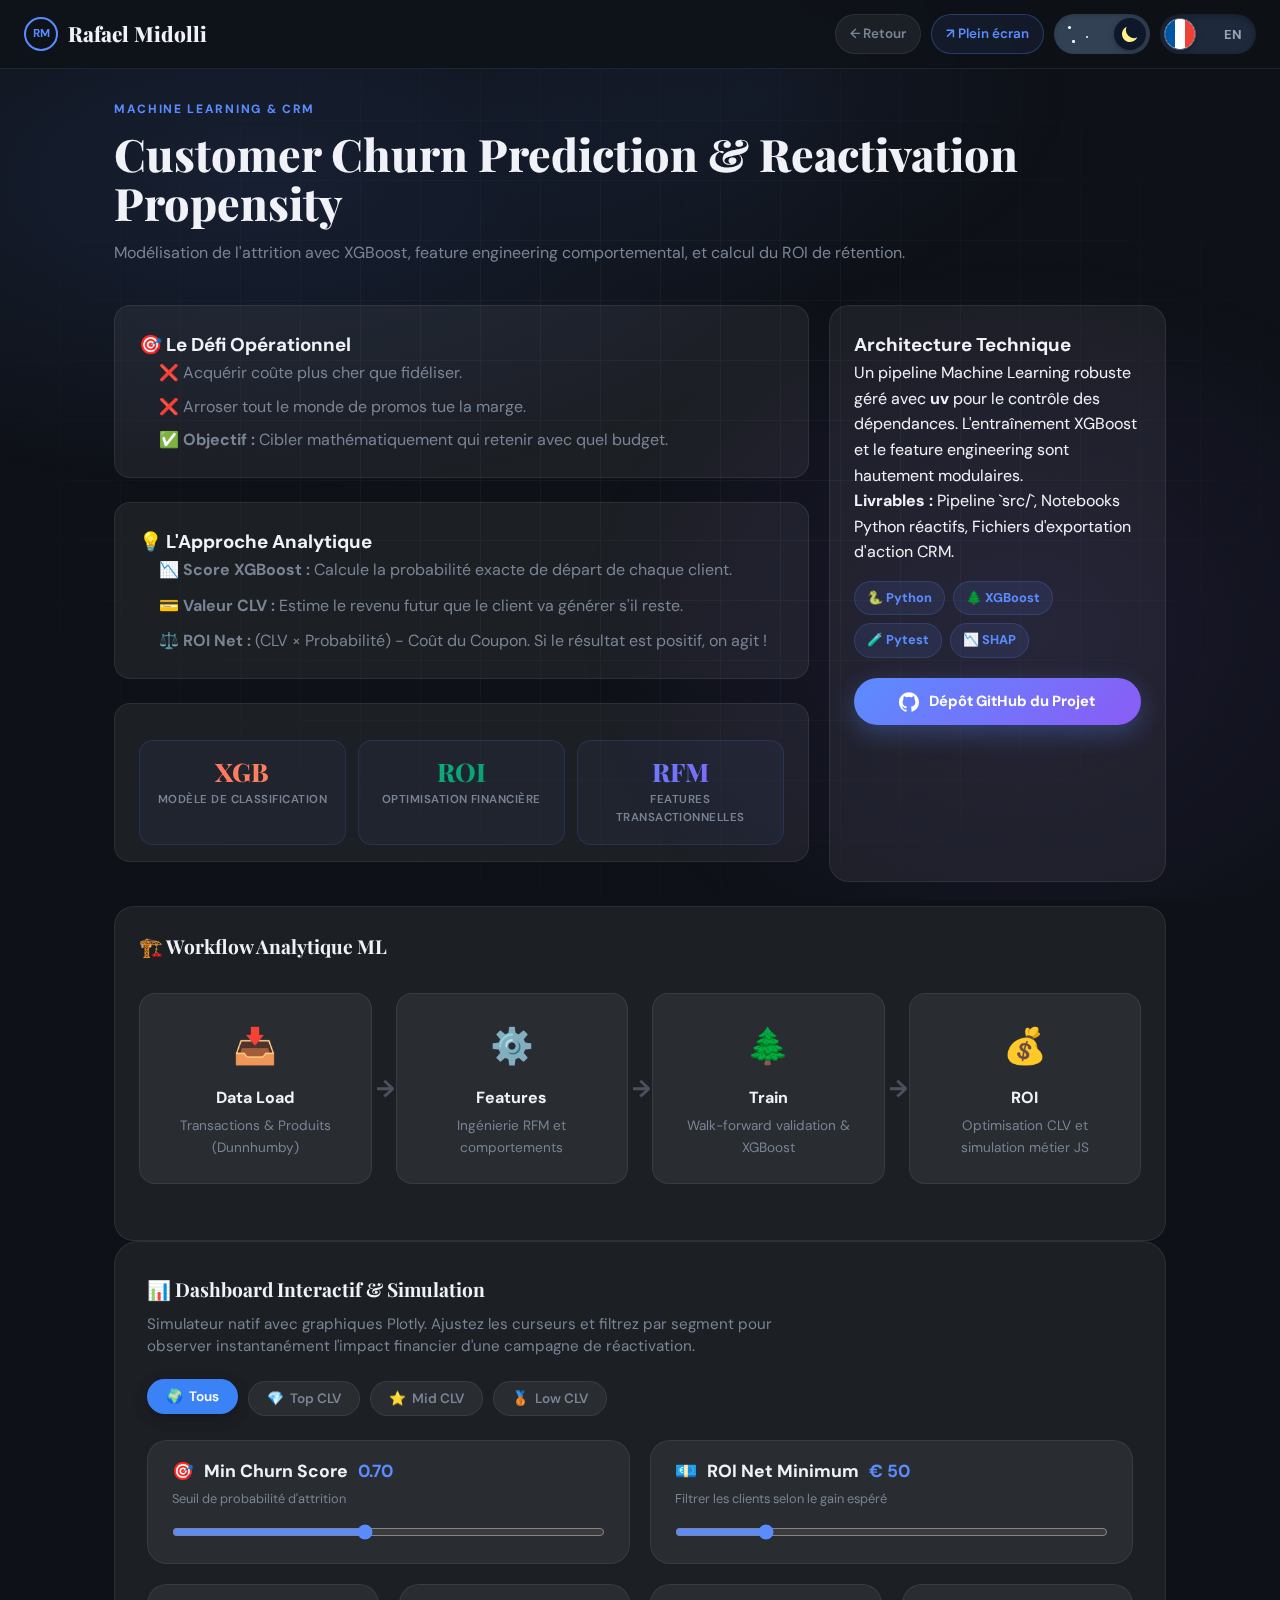
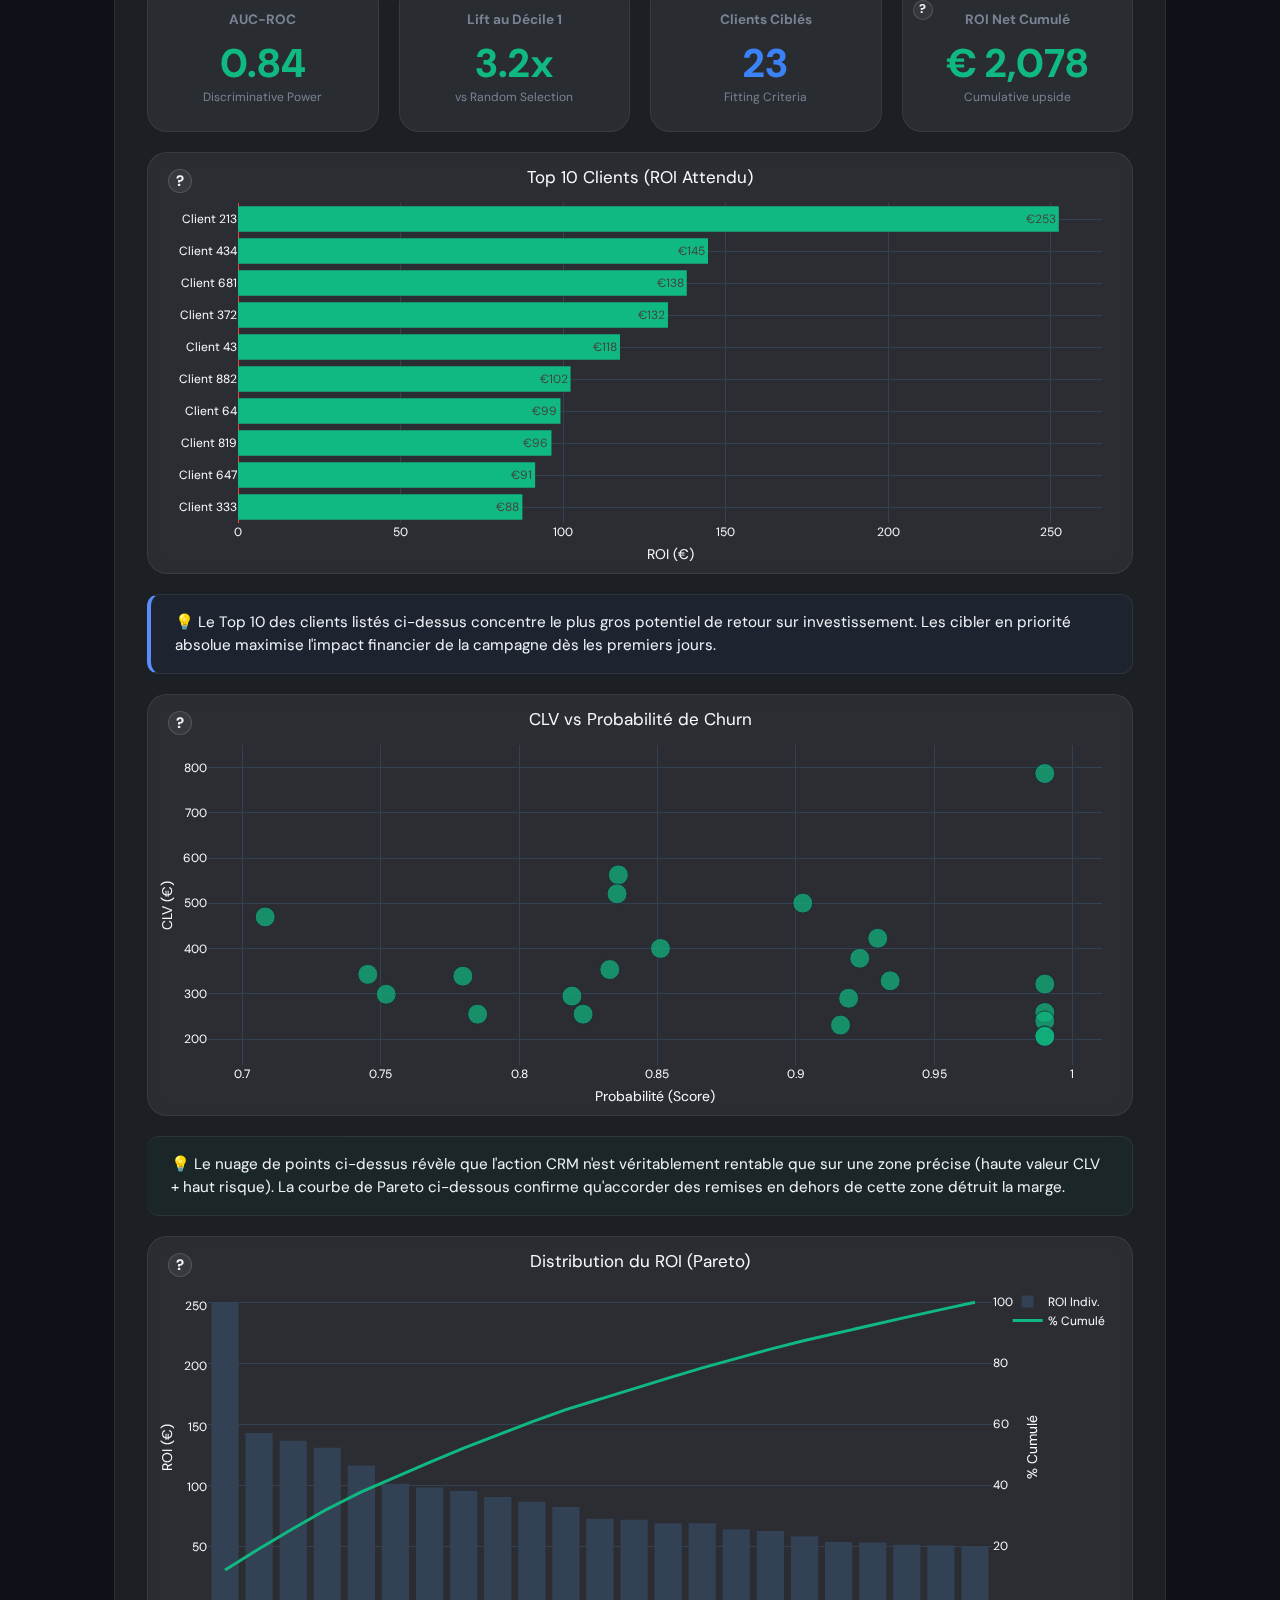
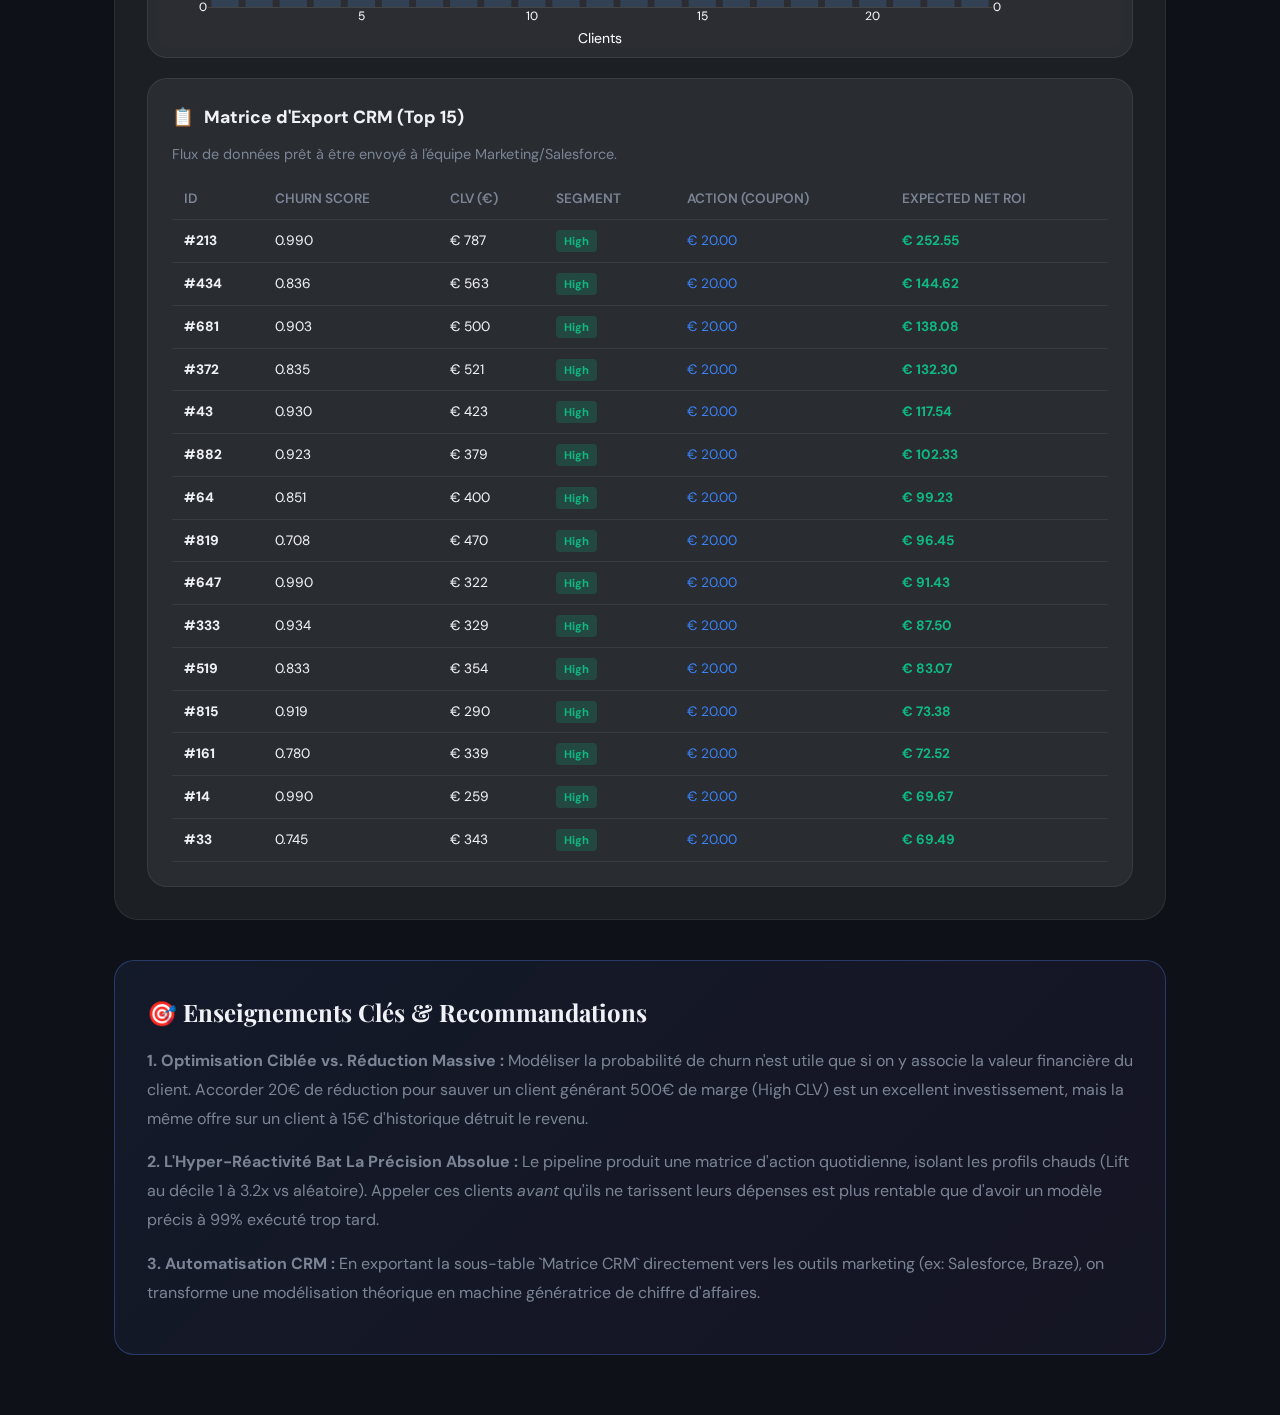
<file: project-churn.html>
<!doctype html>
<html lang="fr" data-theme="dark" data-lang="fr">

<head>
  <meta charset="utf-8" />
  <meta name="viewport" content="width=device-width, initial-scale=1" />
  <meta name="description"
    content="Case study — Customer Churn Prediction and Reactivation Propensity. XGBoost, RFM, CLV Segmentation. Portfolio Rafael Midolli." />
  <title>Customer Churn Prediction & Reactivation Propensity</title>
  <meta property="og:title" content="Customer Churn Prediction & Reactivation Propensity" />
  <meta property="og:description"
    content="XGBoost prediction, RFM behavioral features, and ROI driven reactivation strategy. Portfolio Rafael Midolli." />
  <meta property="og:type" content="website" />
  <link rel="icon"
    href="data:image/svg+xml,<svg xmlns=%27http://www.w3.org/2000/svg%27 viewBox=%270 0 100 100%27><text y=%27.9em%27 font-size=%2790%27>🔮</text></svg>" />
  <link rel="preconnect" href="https://fonts.googleapis.com" />
  <link rel="preconnect" href="https://fonts.gstatic.com" crossorigin />
  <link
    href="https://fonts.googleapis.com/css2?family=Playfair+Display:ital,wght@0,700;0,800;1,700&family=DM+Sans:wght@400;500;600;700&display=swap"
    rel="stylesheet" />
  <link rel="stylesheet" href="assets/css/project.css" />
  <!-- Google Analytics 4 (GA4) -->
  <script async src="https://www.googletagmanager.com/gtag/js?id=G-Z2ST18JFPN"></script>
  <script>
    if (localStorage.getItem('ga_exclude') !== 'true') {
      window.dataLayer = window.dataLayer || [];
      function gtag() { dataLayer.push(arguments); }
      gtag('js', new Date());
      gtag('config', 'G-Z2ST18JFPN');
    } else {
      console.log('GA4 tracking disabled for internal device.');
    }
  </script>
  <!-- End Google Analytics 4 -->
  <style>
    /* Inline specific UI enhancements for this project */
    .metric-value.highlight {
      background: linear-gradient(135deg, #FF6B6B, #FF8E53);
      -webkit-background-clip: text;
      -webkit-text-fill-color: transparent;
    }

    .metric-value.success {
      background: linear-gradient(135deg, #10B981, #059669);
      -webkit-background-clip: text;
      -webkit-text-fill-color: transparent;
    }

    .insight-card {
      transition: transform 0.3s ease, box-shadow 0.3s ease, border-color 0.3s ease;
      cursor: default;
    }

    .insight-card:hover {
      transform: translateY(-5px);
      box-shadow: 0 15px 35px rgba(0, 0, 0, 0.2);
    }

    :root[data-theme="dark"] .insight-card:hover {
      border-color: rgba(91, 140, 255, 0.4);
      box-shadow: 0 15px 35px rgba(91, 140, 255, 0.1);
    }

    .architecture-flow {
      display: flex;
      flex-wrap: wrap;
      gap: 1.5rem;
      align-items: center;
      justify-content: space-between;
      margin: 2rem 0;
    }

    .arch-step {
      flex: 1;
      min-width: 140px;
      text-align: center;
      padding: 1.5rem;
      background: var(--surface);
      border: 1px solid var(--border);
      border-radius: 16px;
      transition: all 0.3s ease;
      position: relative;
    }

    .arch-step:hover {
      transform: translateY(-5px);
      border-color: var(--accent);
      background: var(--surface-hover);
    }

    .arch-step:not(:last-child)::after {
      content: '→';
      position: absolute;
      right: -24px;
      top: 50%;
      transform: translateY(-50%);
      font-size: 1.5rem;
      color: var(--text-muted);
      opacity: 0.5;
    }

    @media (max-width: 768px) {
      .arch-step:not(:last-child)::after {
        content: '↓';
        right: 50%;
        bottom: -24px;
        top: auto;
        transform: translateX(50%);
      }

      .architecture-flow {
        flex-direction: column;
      }
    }

    .arch-icon {
      font-size: 2.2rem;
      margin-bottom: 10px;
    }

    .arch-title {
      font-weight: 700;
      color: var(--text);
      margin-bottom: 5px;
    }

    .arch-desc {
      font-size: 0.85rem;
      color: var(--text-muted);
    }

    /* ── Bento Grid ── */
    .bento-grid {
      display: grid;
      grid-template-columns: repeat(12, 1fr);
      gap: 20px;
      margin-bottom: 40px;
    }

    .bento-item {
      background: var(--surface);
      border: 1px solid var(--border);
      border-radius: 20px;
      padding: 24px;
      transition: transform 0.3s ease, border-color 0.3s ease;
      position: relative;
      overflow: hidden;
    }

    .bento-item:hover {
      transform: translateY(-4px);
      border-color: var(--accent);
    }

    .col-12 {
      grid-column: span 12;
    }

    .col-8 {
      grid-column: span 8;
    }

    .col-7 {
      grid-column: span 7;
    }

    .col-6 {
      grid-column: span 6;
    }

    .col-5 {
      grid-column: span 5;
    }

    .col-4 {
      grid-column: span 4;
    }

    .col-3 {
      grid-column: span 3;
    }

    @media (max-width: 900px) {

      .col-8,
      .col-7,
      .col-6,
      .col-5,
      .col-4,
      .col-3 {
        grid-column: span 12;
      }
    }

    .bento-title {
      font-size: 1.1rem;
      font-weight: 700;
      color: var(--text);
      margin-bottom: 12px;
      display: flex;
      align-items: center;
      gap: 10px;
    }

    .bento-desc {
      font-size: 0.9rem;
      color: var(--text-muted);
      line-height: 1.6;
    }

    .kpi-huge {
      font-size: 2.5rem;
      font-weight: 800;
      line-height: 1;
      margin-top: 10px;
      margin-bottom: 5px;
      transition: color 0.3s;
    }

    /* ── Chart Containers ── */
    .chart-native-container {
      width: 100%;
      border-radius: 12px;
      overflow: hidden;
      background: rgba(0, 0, 0, 0.02);
    }

    :root[data-theme="dark"] .chart-native-container {
      background: rgba(255, 255, 255, 0.01);
    }

    /* ── Tooltips ── */
    .info-tooltip-wrap {
      position: absolute;
      top: 15px;
      left: 20px;
      z-index: 50;
    }

    .info-tooltip-icon {
      display: inline-flex;
      justify-content: center;
      align-items: center;
      width: 24px;
      height: 24px;
      background: rgba(128, 128, 128, 0.15);
      border: 1px solid rgba(128, 128, 128, 0.4);
      border-radius: 50%;
      color: var(--text);
      font-size: 0.95rem;
      font-weight: 800;
      cursor: help;
      transition: all 0.2s cubic-bezier(0.4, 0, 0.2, 1);
      opacity: 1;
    }

    .info-tooltip-icon:hover {
      transform: scale(1.1);
      background: var(--text);
      color: #0f172a;
      border-color: var(--text);
      box-shadow: 0 4px 10px rgba(0, 0, 0, 0.3);
    }

    .info-tooltip-content {
      visibility: hidden;
      opacity: 0;
      position: absolute;
      top: 32px;
      left: 0;
      width: max-content;
      max-width: 320px;
      background: rgba(15, 23, 42, 0.98);
      backdrop-filter: blur(8px);
      border: 1px solid rgba(255, 255, 255, 0.15);
      padding: 14px 18px;
      border-radius: 10px;
      font-size: 0.85rem;
      line-height: 1.5;
      color: #e2e8f0;
      box-shadow: 0 10px 30px rgba(0, 0, 0, 0.5);
      transition: opacity 0.2s, visibility 0.2s;
      z-index: 100;
      pointer-events: none;
    }

    :root[data-theme="light"] .info-tooltip-content {
      background: rgba(255, 255, 255, 0.98);
      border: 1px solid rgba(0, 0, 0, 0.1);
      color: #1e293b;
    }

    .info-tooltip-icon:hover+.info-tooltip-content {
      visibility: visible;
      opacity: 1;
    }

    /* ── Controls ── */
    input[type=range] {
      width: 100%;
      cursor: pointer;
      accent-color: var(--accent);
    }

    .val-display {
      font-weight: bold;
      color: var(--text);
      float: right;
    }

    .category-toggle {
      background: var(--surface);
      color: var(--text-muted);
      border: 1px solid var(--border);
      padding: 8px 18px;
      border-radius: 30px;
      font-family: 'DM Sans', sans-serif;
      font-size: 0.85rem;
      font-weight: 600;
      cursor: pointer;
      transition: all 0.3s cubic-bezier(0.4, 0, 0.2, 1);
      display: flex;
      align-items: center;
      gap: 6px;
    }

    .category-toggle:hover {
      border-color: var(--text);
      color: var(--text);
      transform: translateY(-2px);
    }

    .category-toggle.active {
      background: var(--btn-color, #818cf8);
      color: #fff;
      border-color: transparent;
      box-shadow: 0 4px 14px rgba(0, 0, 0, 0.25);
      transform: translateY(-2px);
    }

    table {
      width: 100%;
      border-collapse: collapse;
      text-align: left;
      font-size: 0.85rem;
    }

    th,
    td {
      padding: 10px 12px;
      border-bottom: 1px solid var(--border);
    }

    th {
      color: var(--text-muted);
      font-weight: 600;
      text-transform: uppercase;
    }

    tr:hover {
      background-color: var(--surface-hover);
    }

    .badge {
      padding: 4px 8px;
      border-radius: 4px;
      font-weight: bold;
      font-size: 0.7rem;
    }

    .badge-High {
      background: rgba(16, 185, 129, 0.2);
      color: #10b981;
    }

    .badge-Mid {
      background: rgba(99, 102, 241, 0.2);
      color: #6366f1;
    }

    .badge-Low {
      background: rgba(244, 63, 94, 0.2);
      color: #f43f5e;
    }
  </style>
</head>

<body>
  <div class="bg-mesh" aria-hidden="true"></div>
  <div class="bg-grid" aria-hidden="true"></div>

  <nav class="nav">
    <a href="index.html#projects" class="logo">
      <span class="logo-ring">RM</span>
      Rafael Midolli
    </a>
    <div class="nav-right">
      <a href="index.html#projects" class="btn-back">
        <span class="lang-fr">← <span class="back-label">Retour</span></span><span class="lang-en">← <span
            class="back-label">Back</span></span>
      </a>
      <a href="reports/demo_churn.html" target="_blank" rel="noopener" class="btn-fullscreen">
        <span class="lang-fr">↗ <span class="fs-label">Plein écran</span></span><span class="lang-en">↗ <span
            class="fs-label">Full&nbsp;screen</span></span>
      </a>
      <button class="theme-toggle" id="themeToggle" type="button" aria-label="Changer de thème">
        <span id="themeIcon">🌙</span>
      </button>
      <button class="lang-toggle" id="langToggle" type="button" aria-label="Changer de langue">
        <span id="langIcon">FR</span>
      </button>
    </div>
  </nav>

  <main class="main">
    <div class="case-header">
      <div class="case-label"><span class="lang-fr">Machine Learning & CRM</span><span class="lang-en">Machine Learning
          & CRM</span></div>
      <h1 class="case-title"><span class="lang-fr">Customer Churn Prediction & Reactivation Propensity</span><span
          class="lang-en">Customer Churn Prediction & Reactivation Propensity</span></h1>
      <div class="case-subtitle">
        <span class="lang-fr">Modélisation de l'attrition avec XGBoost, feature engineering comportemental, et calcul du
          ROI de rétention.</span>
        <span class="lang-en">Churn modeling with XGBoost, behavioral feature engineering, and retention ROI
          calculation.</span>
      </div>
    </div>

    <div class="bento-grid" style="margin-bottom: 24px;">
      <!-- Left Column items -->
      <div class="col-8" style="display: flex; flex-direction: column;">

        <!-- Problem + Approach -->
        <div class="insight-card"
          style="padding: 24px; border: 1px solid var(--border); border-radius: 16px; background: var(--surface); margin-bottom: 24px;">
          <h3>🎯 <span class="lang-fr">Le Défi Opérationnel</span><span class="lang-en">The Operational Challenge</span>
          </h3>
          <ul
            style="color: var(--text-muted); line-height: 1.6; padding-left: 20px; list-style-type: none; margin-bottom: 0;">
            <li style="margin-bottom: 8px;">❌ <span class="lang-fr">Acquérir coûte plus cher que fidéliser.</span><span
                class="lang-en">Acquisition is costlier than retention.</span></li>
            <li style="margin-bottom: 8px;">❌ <span class="lang-fr">Arroser tout le monde de promos tue la
                marge.</span><span class="lang-en">Blanket discounts destroy profit margins.</span></li>
            <li>✅ <span class="lang-fr"><strong>Objectif :</strong> Cibler mathématiquement qui retenir avec quel
                budget.</span><span class="lang-en"><strong>Goal:</strong> Mathematically target who to retain and with
                what budget.</span></li>
          </ul>
        </div>

        <div class="insight-card"
          style="padding: 24px; border: 1px solid var(--border); border-radius: 16px; background: var(--surface); margin-bottom: 24px;">
          <h3>💡 <span class="lang-fr">L'Approche Analytique</span><span class="lang-en">The Analytical Approach</span>
          </h3>
          <ul
            style="color: var(--text-muted); line-height: 1.6; padding-left: 20px; list-style-type: none; margin-bottom: 0;">
            <li style="margin-bottom: 10px;">📉 <span class="lang-fr"><strong>Score XGBoost :</strong> Calcule la
                probabilité exacte de départ de chaque client.</span><span class="lang-en"><strong>XGBoost
                  Score:</strong> Predicts the exact flight risk of each customer.</span></li>
            <li style="margin-bottom: 10px;">💳 <span class="lang-fr"><strong>Valeur CLV :</strong> Estime le revenu
                futur que le client va générer s'il reste.</span><span class="lang-en"><strong>CLV Value:</strong>
                Estimates the future revenue if the client stays.</span></li>
            <li>⚖️ <span class="lang-fr"><strong>ROI Net :</strong> (CLV × Probabilité) − Coût du Coupon. Si le résultat
                est positif, on agit !</span><span class="lang-en"><strong>Net ROI:</strong> (CLV × Probability) −
                Coupon Cost. If positive, we act!</span></li>
          </ul>
        </div>
        <!-- Key metrics mini-cards -->
        <div class="insight-card"
          style="padding: 16px 24px; border: 1px solid var(--border); border-radius: 16px; background: var(--surface);">
          <div class="metrics-mini">
            <div class="metric-mini">
              <div class="metric-value highlight">XGB</div>
              <div class="metric-label">
                <span class="lang-fr">Modèle de Classification</span>
                <span class="lang-en">Classification Model</span>
              </div>
            </div>
            <div class="metric-mini">
              <div class="metric-value success">ROI</div>
              <div class="metric-label">
                <span class="lang-fr">Optimisation Financière</span>
                <span class="lang-en">Financial Optimization</span>
              </div>
            </div>
            <div class="metric-mini">
              <div class="metric-value">RFM</div>
              <div class="metric-label">
                <span class="lang-fr">Features Transactionnelles</span>
                <span class="lang-en">Transactional Features</span>
              </div>
            </div>
          </div>
        </div>
      </div> <!-- End Left Column -->

      <!-- Tech Stack + GitHub -->
      <div class="bento-item col-4">
        <h3><span class="lang-fr">Architecture Technique</span><span class="lang-en">Technical Architecture</span></h3>
        <p>
          <span class="lang-fr">Un pipeline Machine Learning robuste géré avec <strong>uv</strong> pour le contrôle des
            dépendances. L'entraînement XGBoost et le feature engineering sont hautement modulaires.</span>
          <span class="lang-en">A robust Machine Learning pipeline managed with <strong>uv</strong> for dependency
            control. The XGBoost training and feature engineering are highly modular.</span>
        </p>
        <p>
          <span class="lang-fr"><strong>Livrables :</strong> Pipeline `src/`, Notebooks Python réactifs, Fichiers
            d'exportation d'action CRM.</span>
          <span class="lang-en"><strong>Deliverables:</strong> Core `src/` pipeline, reactive Python Marimo Notebooks,
            CRM action export files.</span>
        </p>
        <div class="tech-stack">
          <span class="tech-tag">🐍 Python</span>
          <span class="tech-tag">🌲 XGBoost</span>
          <span class="tech-tag">🧪 Pytest</span>
          <span class="tech-tag">📉 SHAP</span>
        </div>
        <a href="https://github.com/R-midolli/Customer-Churn-Prediction-Reactivation-Propensity" target="_blank"
          rel="noopener" class="btn-github">
          <svg class="github-icon" viewBox="0 0 24 24" xmlns="http://www.w3.org/2000/svg">
            <path
              d="M12 .297c-6.63 0-12 5.373-12 12 0 5.303 3.438 9.8 8.205 11.385.6.113.82-.258.82-.577 0-.285-.01-1.04-.015-2.04-3.338.724-4.042-1.61-4.042-1.61C4.422 18.07 3.633 17.7 3.633 17.7c-1.087-.744.084-.729.084-.729 1.205.084 1.838 1.236 1.838 1.236 1.07 1.835 2.809 1.305 3.495.998.108-.776.419-1.305.763-1.605-2.665-.3-5.466-1.332-5.466-5.93 0-1.31.465-2.38 1.235-3.22-.135-.303-.54-1.523.105-3.176 0 0 1.005-.322 3.3 1.23.96-.267 1.98-.399 3-.405 1.02.006 2.04.138 3 .405 2.28-1.552 3.285-1.23 3.285-1.23.645 1.653.24 2.873.12 3.176.765.84 1.23 1.91 1.23 3.22 0 4.61-2.805 5.625-5.475 5.92.42.36.81 1.096.81 2.22 0 1.606-.015 2.896-.015 3.286 0 .315.21.69.825.57C20.565 22.092 24 17.592 24 12.297c0-6.627-5.373-12-12-12" />
          </svg>
          <span class="lang-fr">Dépôt GitHub du Projet</span>
          <span class="lang-en">View GitHub Repository</span>
        </a>
      </div>
    </div>

    <!-- SEÇÃO: ARQUITETURA -->
    <div class="card">
      <h3>🏗️ <span class="lang-fr">Workflow Analytique ML</span><span class="lang-en">Analytical ML Workflow</span>
      </h3>
      <div class="architecture-flow">
        <div class="arch-step">
          <div class="arch-icon">📥</div>
          <div class="arch-title">Data Load</div>
          <div class="arch-desc">
            <span class="lang-fr">Transactions & Produits (Dunnhumby)</span>
            <span class="lang-en">Transactions & Products (Dunnhumby)</span>
          </div>
        </div>
        <div class="arch-step">
          <div class="arch-icon">⚙️</div>
          <div class="arch-title">Features</div>
          <div class="arch-desc">
            <span class="lang-fr">Ingénierie RFM et comportements</span>
            <span class="lang-en">RFM engineering and behaviors</span>
          </div>
        </div>
        <div class="arch-step">
          <div class="arch-icon">🌲</div>
          <div class="arch-title">Train</div>
          <div class="arch-desc">
            <span class="lang-fr">Walk-forward validation & XGBoost</span>
            <span class="lang-en">Walk-forward validation & XGBoost</span>
          </div>
        </div>
        <div class="arch-step">
          <div class="arch-icon">💰</div>
          <div class="arch-title">ROI</div>
          <div class="arch-desc">
            <span class="lang-fr">Optimisation CLV et simulation métier JS</span>
            <span class="lang-en">CLV optimization and JS business simulation</span>
          </div>
        </div>
      </div>
    </div>

    <section class="card"
      style="padding: 2rem; border-radius: 24px; margin-bottom: 40px; border: 1px solid var(--border);">
      <div
        style="display: flex; justify-content: space-between; align-items: flex-end; margin-bottom: 24px; flex-wrap: wrap; gap: 15px;">
        <div>
          <h3 style="margin-bottom: 8px;">
            <span class="lang-fr">📊 Dashboard Interactif & Simulation</span>
            <span class="lang-en">📊 Interactive Simulation Dashboard</span>
          </h3>
          <p style="font-size: 0.95rem; color: var(--text-muted); max-width: 650px; margin: 0; line-height: 1.5;">
            <span class="lang-fr">Simulateur natif avec graphiques Plotly. Ajustez les curseurs et filtrez par segment
              pour observer instantanément l'impact financier d'une campagne de réactivation.</span>
            <span class="lang-en">Native simulator powered by Plotly. Adjust sliders and filter by segment to see the
              instant financial impact of a reactivation campaign.</span>
          </p>
        </div>
        <!-- Category Toggles (from Pricing dashboard style) -->
        <div style="display: flex; gap: 10px; flex-wrap: wrap; margin-top: 8px;" id="segment-toggles">
          <button class="category-toggle active" data-seg="All" style="--btn-color: #3b82f6;">
            <span>🌍</span>
            <span class="lang-fr">Tous</span><span class="lang-en">All</span>
          </button>
          <button class="category-toggle" data-seg="High" style="--btn-color: #10b981;">
            <span>💎</span>
            <span class="lang-fr">Top CLV</span><span class="lang-en">High CLV</span>
          </button>
          <button class="category-toggle" data-seg="Mid" style="--btn-color: #6366f1;">
            <span>⭐</span>
            <span class="lang-fr">Mid CLV</span><span class="lang-en">Mid CLV</span>
          </button>
          <button class="category-toggle" data-seg="Low" style="--btn-color: #f43f5e;">
            <span>🥉</span>
            <span class="lang-fr">Low CLV</span><span class="lang-en">Low CLV</span>
          </button>
        </div>
      </div>

      <div class="bento-grid" style="margin-bottom:0;">

        <!-- Controls 1 -->
        <div class="bento-item col-6" style="padding: 16px 24px;">
          <div class="bento-title" style="margin-bottom: 4px;">🎯 <span class="lang-fr">Min Churn Score</span><span
              class="lang-en">Min Churn Score</span> <span id="score-val" class="val-display"
              style="color:var(--accent);">0.70</span></div>
          <div class="bento-desc" style="font-size:0.8rem; margin-bottom: 12px;"><span class="lang-fr">Seuil de
              probabilité d'attrition</span><span class="lang-en">Churn probability threshold</span></div>
          <input type="range" id="score-slider" min="0.5" max="0.95" step="0.01" value="0.70">
        </div>

        <!-- Controls 2 -->
        <div class="bento-item col-6" style="padding: 16px 24px;">
          <div class="bento-title" style="margin-bottom: 4px;">💶 <span class="lang-fr">ROI Net Minimum</span><span
              class="lang-en">Min Net ROI</span> <span id="budget-val" class="val-display"
              style="color:var(--accent);">€ 50</span></div>
          <div class="bento-desc" style="font-size:0.8rem; margin-bottom: 12px;"><span class="lang-fr">Filtrer les
              clients selon le gain espéré</span><span class="lang-en">Filter clients by expected gain</span></div>
          <input type="range" id="budget-slider" min="0" max="250" step="5" value="50">
        </div>

        <!-- KPI 1 -->
        <div class="bento-item col-3" style="text-align: center;">
          <div class="bento-title" style="justify-content:center; font-size: 0.85rem; color:var(--text-muted);">
            AUC-ROC
          </div>
          <div class="kpi-huge" style="color: #10b981;">0.84</div>
          <div class="bento-desc" style="font-size: 0.75rem;">Discriminative Power</div>
        </div>

        <!-- KPI 2 -->
        <div class="bento-item col-3" style="text-align: center;">
          <div class="bento-title" style="justify-content:center; font-size: 0.85rem; color:var(--text-muted);">
            <span class="lang-fr">Lift au Décile 1</span><span class="lang-en">Lift @ Decile 1</span>
          </div>
          <div class="kpi-huge" style="color: #10b981;">3.2x</div>
          <div class="bento-desc" style="font-size: 0.75rem;">vs Random Selection</div>
        </div>

        <!-- KPI 3 -->
        <div class="bento-item col-3" style="text-align: center;">
          <div class="bento-title" style="justify-content:center; font-size: 0.85rem; color:var(--text-muted);">
            <span class="lang-fr">Clients Ciblés</span><span class="lang-en">Targeted Clients</span>
          </div>
          <div class="kpi-huge" style="color: #3b82f6;" id="kpi-clients">0</div>
          <div class="bento-desc" style="font-size: 0.75rem;">Fitting Criteria</div>
        </div>

        <!-- KPI 4 -->
        <div class="bento-item col-3" style="text-align: center;">
          <div class="info-tooltip-wrap" style="top:10px; left:10px;">
            <div class="info-tooltip-icon" style="width:20px; height:20px; font-size:0.8rem;">?</div>
            <div class="info-tooltip-content">
              <span class="lang-fr">ROI net positif généré uniquement par les clients sauvés du churn après
                déduction de
                tous les coûts de coupons.</span>
              <span class="lang-en">Net positive ROI generated solely by clients saved from churn after deducting
                all
                given coupon costs.</span>
            </div>
          </div>
          <div class="bento-title" style="justify-content:center; font-size: 0.85rem; color:var(--text-muted);">
            <span class="lang-fr">ROI Net Cumulé</span><span class="lang-en">Expected Net ROI</span>
          </div>
          <div class="kpi-huge" id="kpi-roi">€ 0</div>
          <div class="bento-desc" style="font-size: 0.75rem;">Cumulative upside</div>
        </div>

        <!-- Chart 1: Top Bar -->
        <div class="bento-item col-12" style="padding: 10px;">
          <div class="info-tooltip-wrap">
            <div class="info-tooltip-icon">?</div>
            <div class="info-tooltip-content">
              <span class="lang-fr">Les clients les plus rentables à inclure absolument dans la campagne marketing.
                Classés par ROI.</span>
              <span class="lang-en">The most profitable clients to absolutely include in the marketing list. Sorted by
                ROI.</span>
            </div>
          </div>
          <div id="bar-chart" class="chart-native-container" style="height: 400px;"></div>
        </div>

        <!-- Insight 1 -->
        <div class="bento-item col-12"
          style="padding: 16px 24px; background: rgba(59, 130, 246, 0.05); border-left: 4px solid var(--accent); border-radius: 12px;">
          <p style="margin: 0; color: var(--text); font-size: 0.95rem; line-height: 1.5;">
            <span class="lang-fr">💡 Le Top 10 des clients listés ci-dessus concentre le plus
              gros potentiel de retour sur investissement. Les cibler en priorité absolue maximise l'impact financier de
              la campagne dès les premiers jours.</span><span class="lang-en">💡 The Top 10 clients listed above
              concentrate the highest potential return on investment. Targeting them with absolute priority maximizes
              the campaign's financial impact from day one.</span>
          </p>
        </div>

        <!-- Chart 2: Scatter -->
        <div class="bento-item col-12" style="padding: 10px;">
          <div class="info-tooltip-wrap">
            <div class="info-tooltip-icon">?</div>
            <div class="info-tooltip-content">
              <span class="lang-fr">La matrice de décision : plus le client est à droite et en haut, plus il est vital à
                l'entreprise ET à haut risque de fuite.</span>
              <span class="lang-en">The decision matrix: the further right and upwards a client is, the more vital they
                are to business AND at high risk of flight.</span>
            </div>
          </div>
          <div id="scatter-chart" class="chart-native-container" style="height: 400px;"></div>
        </div>

        <!-- Insight 2 -->
        <div class="bento-item col-12"
          style="padding: 16px 24px; background: rgba(16, 185, 129, 0.05); border-left: 4px solid var(--success); border-radius: 12px;">
          <p style="margin: 0; color: var(--text); font-size: 0.95rem; line-height: 1.5;">
            <span class="lang-fr">💡 Le nuage de points ci-dessus révèle que l'action CRM
              n'est véritablement rentable que sur une zone précise (haute valeur CLV + haut risque). La courbe de
              Pareto ci-dessous confirme qu'accorder des remises en dehors de cette zone détruit la marge.</span><span
              class="lang-en">💡 The scatter plot above reveals that CRM action is only truly profitable in a specific
              zone
              (high CLV + high risk). The Pareto curve below confirms that granting discounts outside this zone destroys
              margins.</span>
          </p>
        </div>

        <!-- Chart 3: Pareto -->
        <div class="bento-item col-12" style="padding: 10px;">
          <div class="info-tooltip-wrap">
            <div class="info-tooltip-icon">?</div>
            <div class="info-tooltip-content">
              <span class="lang-fr">Impact Pareto : Une minorité de clients génère la majorité du ROI total de
                rétention.</span>
              <span class="lang-en">Pareto Impact: A minority of clients generates the majority of total retention
                ROI.</span>
            </div>
          </div>
          <div id="pareto-chart" class="chart-native-container" style="height: 400px;"></div>
        </div>

        <!-- The Action Table -->
        <div class="bento-item col-12" style="padding: 24px; overflow-x: auto;">
          <div class="bento-title">📋 <span class="lang-fr">Matrice d'Export CRM (Top 15)</span><span
              class="lang-en">CRM Export Matrix (Top 15)</span></div>
          <div class="bento-desc" style="margin-bottom: 12px;"><span class="lang-fr">Flux de données prêt à être envoyé
              à l'équipe Marketing/Salesforce.</span><span class="lang-en">Data feed ready to be piped to the
              Marketing/Salesforce team.</span></div>
          <div id="table-wrap"></div>
        </div>

      </div>
    </section>

    <!-- ═══ Conclusion ═══ -->
    <section class="conclusion conclusion--highlight" style="margin-top: 40px; border-radius: 20px;">
      <h3>
        <span class="lang-fr">🎯 Enseignements Clés & Recommandations</span>
        <span class="lang-en">🎯 Key Takeaways & Recommendations</span>
      </h3>
      <p style="margin-bottom: 15px;">
        <span class="lang-fr"><strong>1. Optimisation Ciblée vs. Réduction Massive :</strong> Modéliser la probabilité
          de churn n'est utile que si on y associe la valeur financière du client. Accorder 20€ de réduction pour sauver
          un client générant 500€ de marge (High CLV) est un excellent investissement, mais la même offre sur un client
          à 15€ d'historique détruit le revenu.</span>
        <span class="lang-en"><strong>1. Targeted Optimization vs. Carpet-bombing:</strong> Modeling churn probability
          is only useful when crossed with customer value. Spending €20 to retain a client generating €500 margin is
          excellent ROI, but the identical offer for a €15 historical value client destroys revenue.</span>
      </p>
      <p style="margin-bottom: 15px;">
        <span class="lang-fr"><strong>2. L'Hyper-Réactivité Bat La Précision Absolue :</strong> Le pipeline produit une
          matrice d'action quotidienne, isolant les profils chauds (Lift au décile 1 à 3.2x vs aléatoire). Appeler ces
          clients <em>avant</em> qu'ils ne tarissent leurs dépenses est plus rentable que d'avoir un modèle précis à 99%
          exécuté trop tard.</span>
        <span class="lang-en"><strong>2. Hyper-Reactivity Over Absolute Precision:</strong> The data pipeline creates a
          daily actionable matrix isolating hot profiles (First decile lift of 3.2x vs random). Contacting these clients
          <em>before</em> they stop spending is more profitable than having a 99% accurate model deployed too
          late.</span>
      </p>
      <p style="margin-bottom: 15px;">
        <span class="lang-fr"><strong>3. Automatisation CRM :</strong> En exportant la sous-table `Matrice CRM`
          directement vers les outils marketing (ex: Salesforce, Braze), on transforme une modélisation théorique en
          machine génératrice de chiffre d'affaires.</span>
        <span class="lang-en"><strong>3. CRM Automation:</strong> By pushing the `CRM Matrix` subset directly into
          marketing automation tools (e.g., Salesforce, Braze), we transform a theoretical model into a daily
          revenue-generating engine.</span>
      </p>
    </section>
  </main>

  <!-- Plotly.js -->
  <script src="https://cdn.plot.ly/plotly-2.32.0.min.js"></script>

  <script src="assets/js/shared.js"></script>

  <!-- Dashboard Integration -->
  <script src="assets/js/dashboard_churn.js"></script>

  <script>
    (function () {
      document.querySelectorAll('.bullets .bullet').forEach(function (b) {
        b.addEventListener('click', function () { b.classList.toggle('active'); });
      });
    })();
  </script>


</body>

</html>
</file>
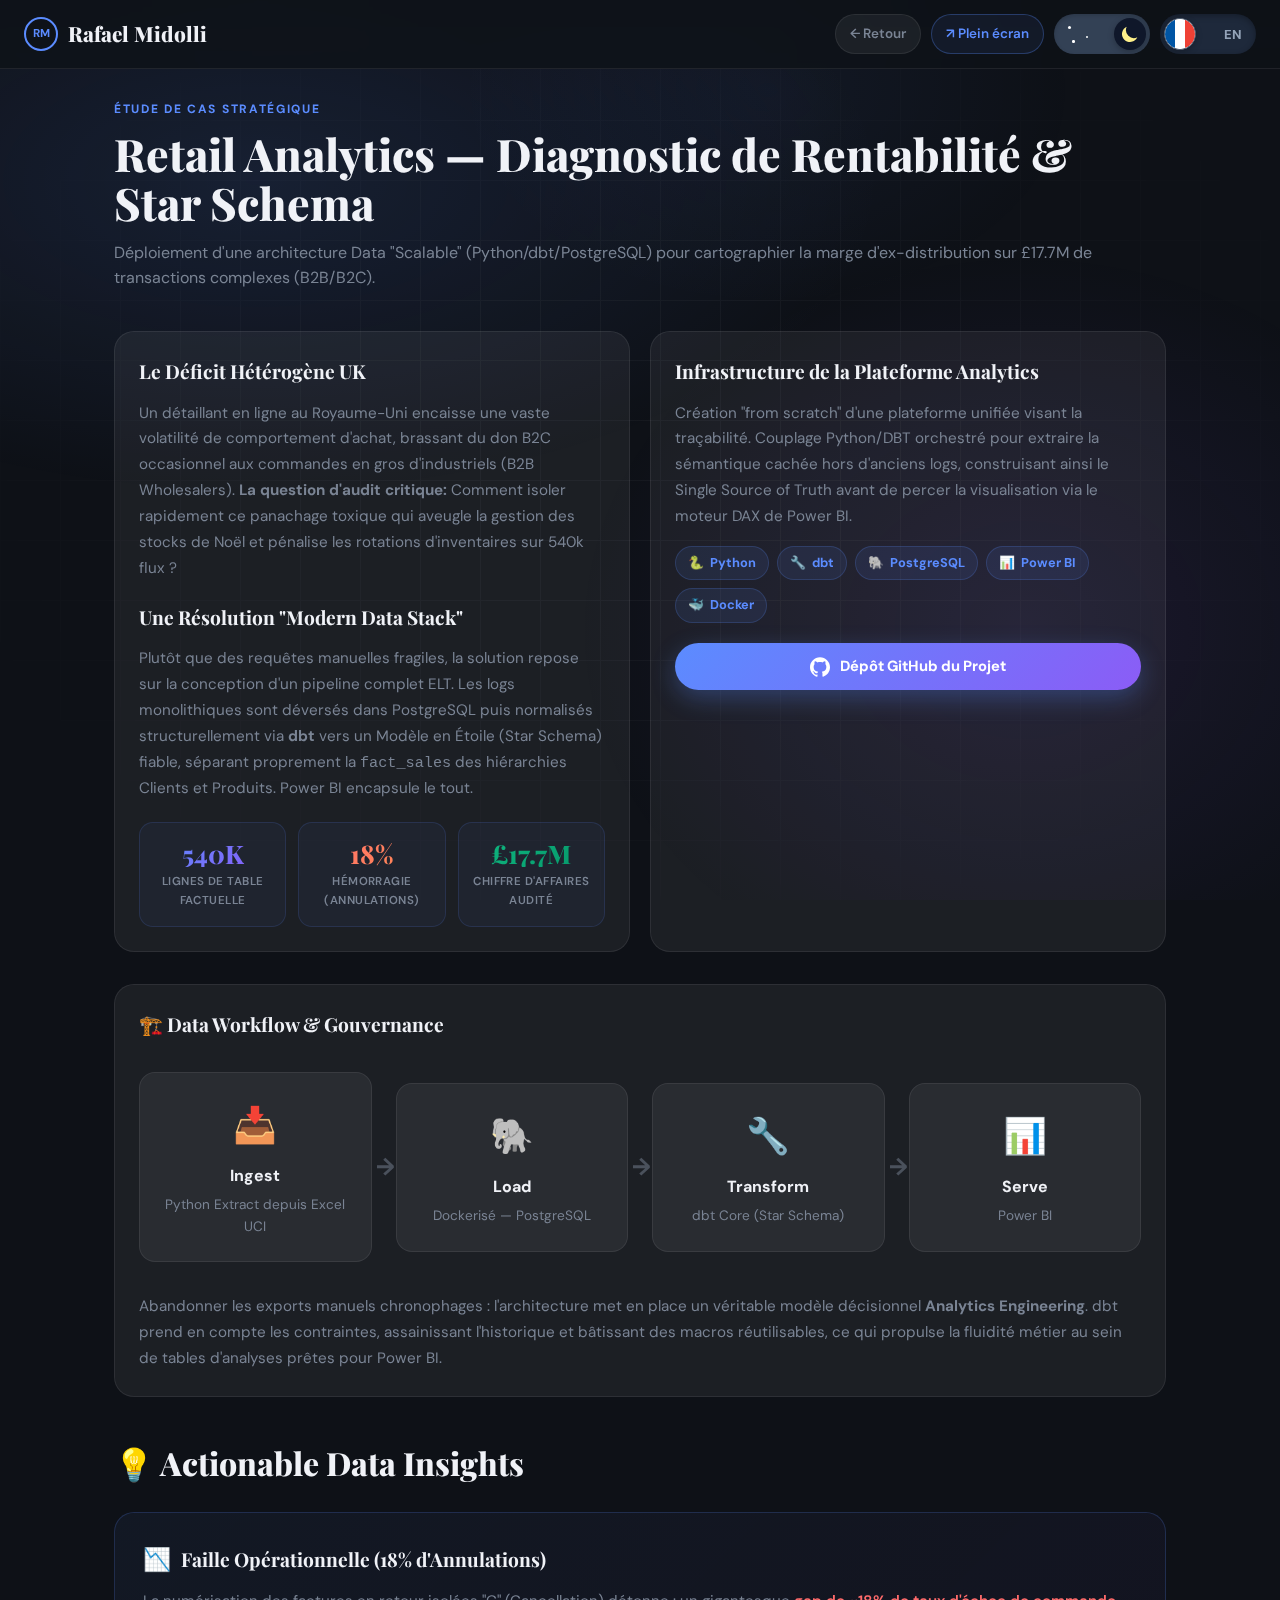
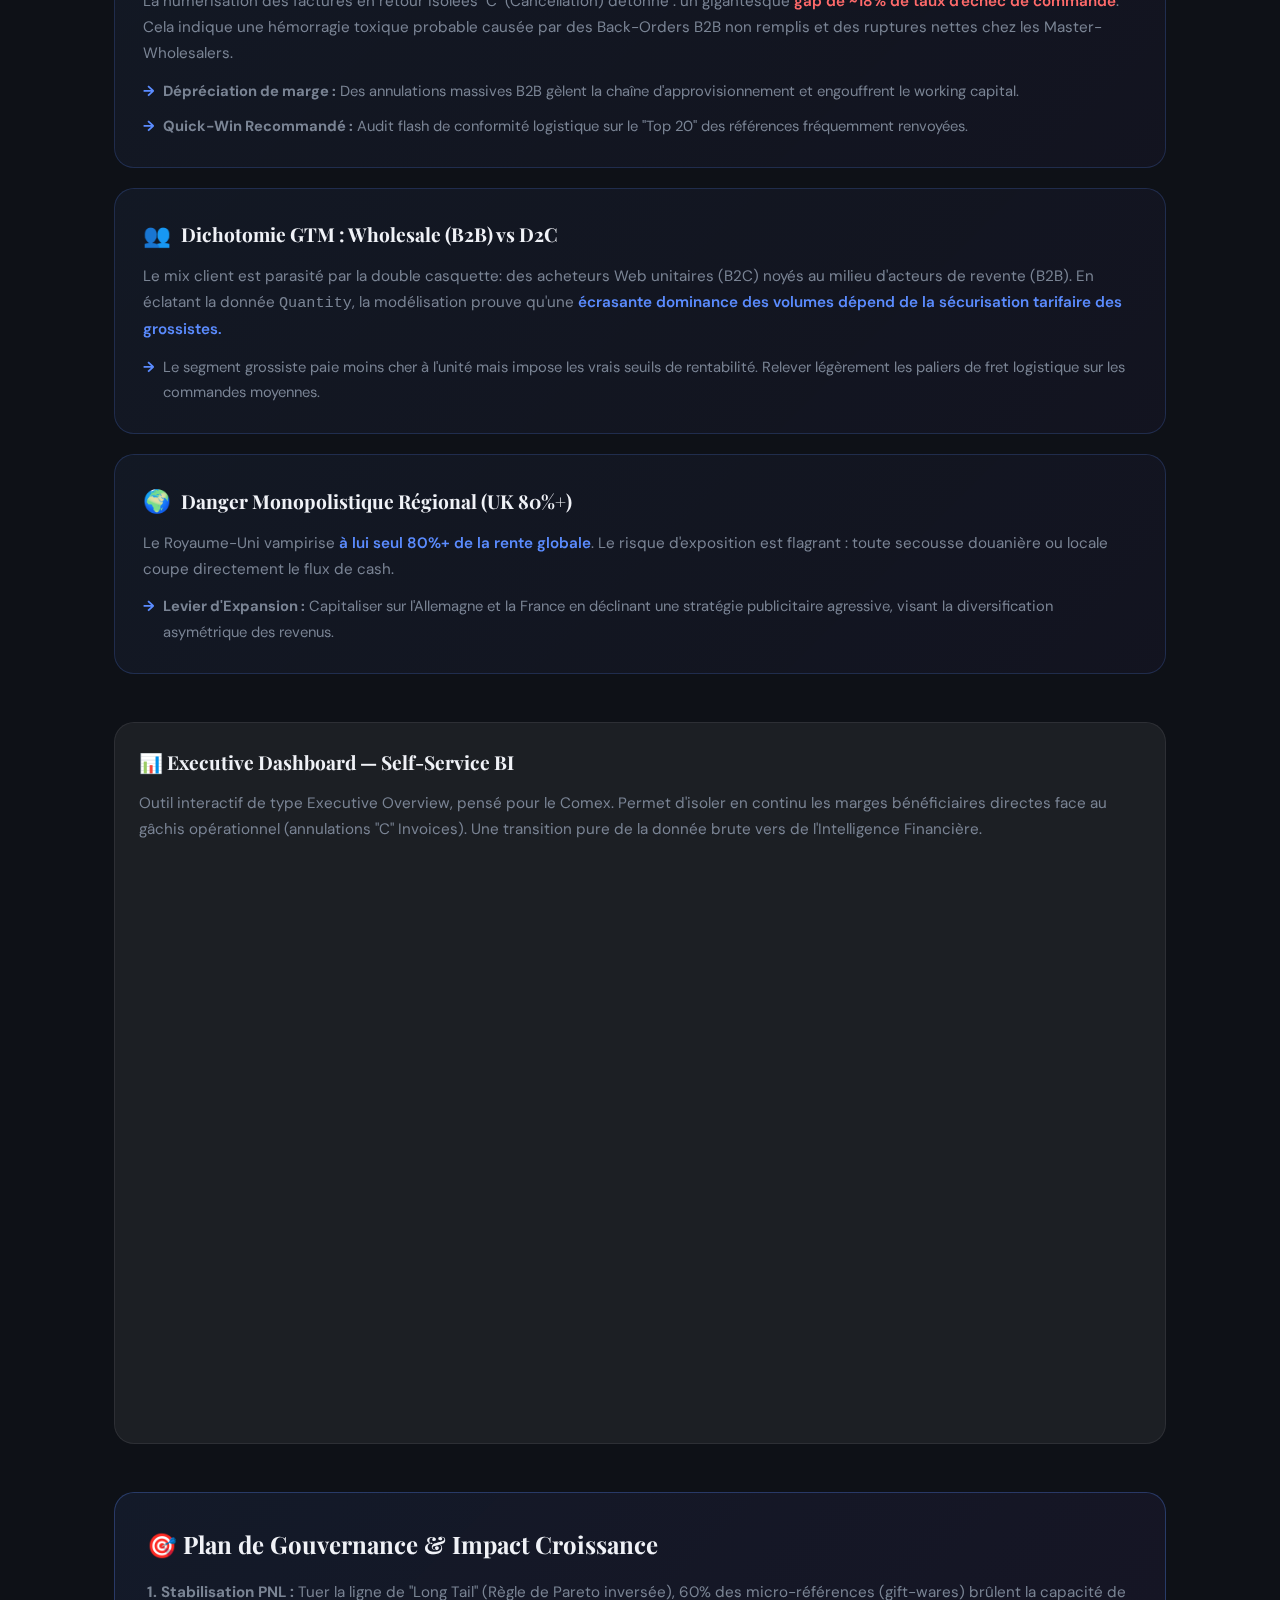
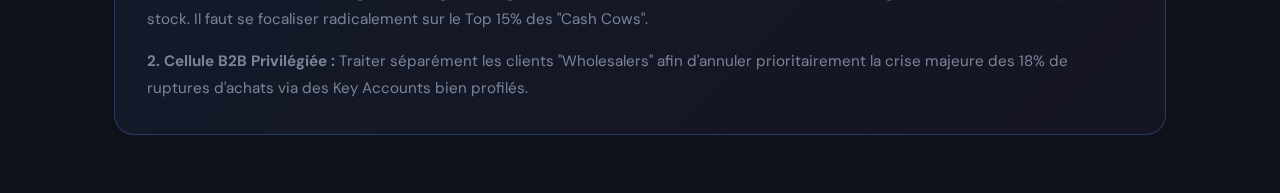
<file: project-elt-retail.html>
<!doctype html>
<html lang="fr" data-theme="dark" data-lang="fr">

<head>
  <meta charset="utf-8" />
  <meta name="viewport" content="width=device-width, initial-scale=1" />
  <meta name="description"
    content="Case study — ELT Retail Analytics : Pipeline Python + dbt + PostgreSQL, Star Schema, analyse de rentabilité par produit et marché, dashboard Power BI. Portfolio Rafael Midolli." />
  <title>ELT Retail Analytics — Case Study</title>
  <meta property="og:title" content="ELT Retail Analytics — Case Study" />
  <meta property="og:description"
    content="Pipeline ELT : Python + dbt + PostgreSQL, Star Schema, Power BI. Portfolio Rafael Midolli." />
  <meta property="og:type" content="website" />
  <link rel="icon"
    href="data:image/svg+xml,<svg xmlns=%27http://www.w3.org/2000/svg%27 viewBox=%270 0 100 100%27><text y=%27.9em%27 font-size=%2790%27>📊</text></svg>" />
  <link rel="preconnect" href="https://fonts.googleapis.com" />
  <link rel="preconnect" href="https://fonts.gstatic.com" crossorigin />
  <link
    href="https://fonts.googleapis.com/css2?family=Playfair+Display:ital,wght@0,700;0,800;1,700&family=DM+Sans:wght@400;500;600;700&display=swap"
    rel="stylesheet" />
  <link rel="stylesheet" href="assets/css/project.css" />
  <!-- Google Analytics 4 (GA4) -->
  <script async src="https://www.googletagmanager.com/gtag/js?id=G-Z2ST18JFPN"></script>
  <script>
    if (localStorage.getItem('ga_exclude') !== 'true') {
      window.dataLayer = window.dataLayer || [];
      function gtag() { dataLayer.push(arguments); }
      gtag('js', new Date());
      gtag('config', 'G-Z2ST18JFPN');
    } else {
      console.log('GA4 tracking disabled for internal device.');
    }
  </script>
  <!-- End Google Analytics 4 -->
  <style>
    /* Inline specific UI enhancements for this project */
    .metric-value.highlight {
      background: linear-gradient(135deg, #FF6B6B, #FF8E53);
      -webkit-background-clip: text;
      -webkit-text-fill-color: transparent;
    }

    .metric-value.success {
      background: linear-gradient(135deg, #10B981, #059669);
      -webkit-background-clip: text;
      -webkit-text-fill-color: transparent;
    }

    .metric-value.warning {
      background: linear-gradient(135deg, #F87171, #DC2626);
      -webkit-background-clip: text;
      -webkit-text-fill-color: transparent;
      color: transparent;
    }

    .insight-card {
      transition: transform 0.3s ease, box-shadow 0.3s ease, border-color 0.3s ease;
      cursor: default;
    }

    .insight-card:hover {
      transform: translateY(-5px);
      box-shadow: 0 15px 35px rgba(0, 0, 0, 0.2);
    }

    :root[data-theme="dark"] .insight-card:hover {
      border-color: rgba(91, 140, 255, 0.4);
      box-shadow: 0 15px 35px rgba(91, 140, 255, 0.1);
    }

    .architecture-flow {
      display: flex;
      flex-wrap: wrap;
      gap: 1.5rem;
      align-items: center;
      justify-content: space-between;
      margin: 2rem 0;
    }

    .arch-step {
      flex: 1;
      min-width: 140px;
      text-align: center;
      padding: 1.5rem;
      background: var(--surface);
      border: 1px solid var(--border);
      border-radius: 16px;
      transition: all 0.3s ease;
      position: relative;
    }

    .arch-step:hover {
      transform: translateY(-5px);
      border-color: var(--accent);
      background: var(--surface-hover);
    }

    .arch-step:not(:last-child)::after {
      content: '→';
      position: absolute;
      right: -24px;
      top: 50%;
      transform: translateY(-50%);
      font-size: 1.5rem;
      color: var(--text-muted);
      opacity: 0.5;
    }

    @media (max-width: 768px) {
      .arch-step:not(:last-child)::after {
        content: '↓';
        right: 50%;
        bottom: -24px;
        top: auto;
        transform: translateX(50%);
      }

      .architecture-flow {
        flex-direction: column;
      }
    }

    .arch-icon {
      font-size: 2.2rem;
      margin-bottom: 10px;
    }

    .arch-title {
      font-weight: 700;
      color: var(--text);
      margin-bottom: 5px;
    }

    .arch-desc {
      font-size: 0.85rem;
      color: var(--text-muted);
    }
  </style>
</head>

<body>
  <div class="bg-mesh" aria-hidden="true"></div>
  <div class="bg-grid" aria-hidden="true"></div>

  <nav class="nav">
    <a href="index.html#projects" class="logo">
      <span class="logo-ring">RM</span>
      Rafael Midolli
    </a>
    <div class="nav-right">
      <a href="index.html#projects" class="btn-back">
        <span class="lang-fr">← <span class="back-label">Retour</span></span><span class="lang-en">← <span
            class="back-label">Back</span></span>
      </a>
      <a href="https://app.powerbi.com/view?r=eyJrIjoiOTJmOGRiODUtYTFmZi00YTkxLWI1NGUtNzczOGIyODI0NTg4IiwidCI6IjdlOTNlMjg2LWIyOWEtNDQ1NC1hNDFhLWU4NDE5ZWM5ZGViNSJ9"
        target="_blank" rel="noopener" class="btn-fullscreen">
        <span class="lang-fr">↗ <span class="fs-label">Plein écran</span></span><span class="lang-en">↗ <span
            class="fs-label">Full&nbsp;screen</span></span>
      </a>
      <button class="theme-toggle" id="themeToggle" type="button" aria-label="Toggle theme">
        <span id="themeIcon">🌙</span>
      </button>
      <button class="lang-toggle" id="langToggle" type="button" aria-label="Toggle language">
        <span id="langIcon">FR</span>
      </button>
    </div>
  </nav>

  <main class="main">
    <div class="case-header">
      <div class="case-label">
        <span class="lang-fr">Étude de cas Stratégique</span>
        <span class="lang-en">Strategic Case Study</span>
      </div>
      <h1 class="case-title">
        <span class="lang-fr">Retail Analytics — Diagnostic de Rentabilité & Star Schema</span>
        <span class="lang-en">Retail Analytics — Profitability Diagnosis & Star Schema</span>
      </h1>
      <div class="case-subtitle">
        <span class="lang-fr">Déploiement d'une architecture Data "Scalable" (Python/dbt/PostgreSQL) pour cartographier
          la marge d'ex-distribution sur £17.7M de transactions complexes (B2B/B2C).</span>
        <span class="lang-en">Deployment of a "Scalable" Data Architecture (Python/dbt/PostgreSQL) mapping
          ex-distribution margins across £17.7M of complex B2B/B2C transactions.</span>
      </div>
    </div>

    <div class="info-grid">
      <!-- Problem + Approach -->
      <div class="card">
        <h3>
          <span class="lang-fr">Le Déficit Hétérogène UK</span>
          <span class="lang-en">The Heterogeneous UK Deficit</span>
        </h3>
        <p>
          <span class="lang-fr">Un détaillant en ligne au Royaume-Uni encaisse une vaste volatilité de comportement
            d'achat, brassant du don B2C occasionnel aux commandes en gros d'industriels (B2B Wholesalers). <strong>La
              question d'audit critique:</strong> Comment isoler rapidement ce panachage toxique qui aveugle la gestion
            des stocks de Noël et pénalise les rotations d'inventaires sur 540k flux ?</span>
          <span class="lang-en">A UK online gift retailer absorbs massive purchase behavior volatility, combining ad-hoc
            B2C gifting with heavyweight industrial orders (B2B Wholesalers). <strong>The critical audit
              question:</strong> How to rapidly isolate this toxic mixture that blindsizes holiday inventory planning
            and heavily penalizes SKU rotations across 540k records?</span>
        </p>
        <h3 style="margin-top:20px">
          <span class="lang-fr">Une Résolution "Modern Data Stack"</span>
          <span class="lang-en">A "Modern Data Stack" Resolution</span>
        </h3>
        <p>
          <span class="lang-fr">Plutôt que des requêtes manuelles fragiles, la solution repose sur la conception d'un
            pipeline complet ELT. Les logs monolithiques sont déversés dans PostgreSQL puis normalisés structurellement
            via <strong>dbt</strong> vers un Modèle en Étoile (Star Schema) fiable, séparant proprement la
            <code>fact_sales</code> des hiérarchies Clients et Produits. Power BI encapsule le tout.</span>
          <span class="lang-en">Rather than depending on brittle manual queries, the resolution rested on executing a
            full ELT pipeline. Monolithic flat logs were ingested straight into PostgreSQL, then structurally reshaped
            via <strong>dbt</strong> toward an enterprise Star Schema model—gracefully splitting the core
            <code>fact_sales</code> from rigid Client and Product hierarchies.</span>
        </p>

        <!-- Key metrics -->
        <div class="metrics-mini">
          <div class="metric-mini">
            <div class="metric-value">540K</div>
            <div class="metric-label">
              <span class="lang-fr">Lignes de Table Factuelle</span>
              <span class="lang-en">Fact Table Records</span>
            </div>
          </div>
          <div class="metric-mini">
            <div class="metric-value highlight">18%</div>
            <div class="metric-label">
              <span class="lang-fr">Hémorragie (Annulations)</span>
              <span class="lang-en">Cancellation Bleed</span>
            </div>
          </div>
          <div class="metric-mini">
            <div class="metric-value success">£17.7M</div>
            <div class="metric-label">
              <span class="lang-fr">Chiffre d'Affaires Audité</span>
              <span class="lang-en">Audited Revenue Scope</span>
            </div>
          </div>
        </div>
      </div>

      <!-- Tech Stack + GitHub -->
      <div class="card">
        <h3>
          <span class="lang-fr">Infrastructure de la Plateforme Analytics</span>
          <span class="lang-en">Analytics Platform Infrastructure</span>
        </h3>
        <p>
          <span class="lang-fr">Création "from scratch" d'une plateforme unifiée visant la traçabilité. Couplage
            Python/DBT orchestré pour extraire la sémantique cachée hors d'anciens logs, construisant ainsi le Single
            Source of Truth avant de percer la visualisation via le moteur DAX de Power BI.</span>
          <span class="lang-en">Built a centralized traceability platform purely from scratch. Connected automated
            Python/dbt architectures to aggressively extract business logic from legacy logs—securing a rigorous Single
            Source of Truth before bridging it over to Power BI's DAX engine.</span>
        </p>
        <div class="tech-stack">
          <span class="tech-tag"><span>🐍</span> Python</span>
          <span class="tech-tag"><span>🔧</span> dbt</span>
          <span class="tech-tag"><span>🐘</span> PostgreSQL</span>
          <span class="tech-tag"><span>📊</span> Power BI</span>
          <span class="tech-tag"><span>🐳</span> Docker</span>
        </div>
        <a href="https://github.com/R-midolli/elt_retail_analytics" target="_blank" rel="noopener" class="btn-github">
          <svg class="github-icon" viewBox="0 0 24 24" xmlns="http://www.w3.org/2000/svg">
            <path
              d="M12 .297c-6.63 0-12 5.373-12 12 0 5.303 3.438 9.8 8.205 11.385.6.113.82-.258.82-.577 0-.285-.01-1.04-.015-2.04-3.338.724-4.042-1.61-4.042-1.61C4.422 18.07 3.633 17.7 3.633 17.7c-1.087-.744.084-.729.084-.729 1.205.084 1.838 1.236 1.838 1.236 1.07 1.835 2.809 1.305 3.495.998.108-.776.419-1.305.763-1.605-2.665-.3-5.466-1.332-5.466-5.93 0-1.31.465-2.38 1.235-3.22-.135-.303-.54-1.523.105-3.176 0 0 1.005-.322 3.3 1.23.96-.267 1.98-.399 3-.405 1.02.006 2.04.138 3 .405 2.28-1.552 3.285-1.23 3.285-1.23.645 1.653.24 2.873.12 3.176.765.84 1.23 1.91 1.23 3.22 0 4.61-2.805 5.625-5.475 5.92.42.36.81 1.096.81 2.22 0 1.606-.015 2.896-.015 3.286 0 .315.21.69.825.57C20.565 22.092 24 17.592 24 12.297c0-6.627-5.373-12-12-12" />
          </svg>
          <span class="lang-fr">Dépôt GitHub du Projet</span>
          <span class="lang-en">View GitHub Repository</span>
        </a>
      </div>
    </div>

    <!-- Architecture du pipeline ELT -->
    <section class="card">
      <h3>
        <span class="lang-fr">🏗️ Data Workflow & Gouvernance</span>
        <span class="lang-en">🏗️ Data Workflow & Governance</span>
      </h3>
      <div class="architecture-flow">
        <div class="arch-step">
          <div class="arch-icon">📥</div>
          <div class="arch-title">Ingest</div>
          <div class="arch-desc">
            <span class="lang-fr">Python Extract depuis Excel UCI</span>
            <span class="lang-en">Python Extract from UCI Excel</span>
          </div>
        </div>
        <div class="arch-step">
          <div class="arch-icon">🐘</div>
          <div class="arch-title">Load</div>
          <div class="arch-desc">
            <span class="lang-fr">Dockerisé — PostgreSQL</span>
            <span class="lang-en">Dockerized — PostgreSQL</span>
          </div>
        </div>
        <div class="arch-step">
          <div class="arch-icon">🔧</div>
          <div class="arch-title">Transform</div>
          <div class="arch-desc">
            <span class="lang-fr">dbt Core (Star Schema)</span>
            <span class="lang-en">dbt Core (Star Schema)</span>
          </div>
        </div>
        <div class="arch-step">
          <div class="arch-icon">📊</div>
          <div class="arch-title">Serve</div>
          <div class="arch-desc">Power BI</div>
        </div>
      </div>
      <p>
        <span class="lang-fr">
          Abandonner les exports manuels chronophages : l'architecture met en place un véritable modèle décisionnel
          <strong>Analytics Engineering</strong>. dbt prend en compte les contraintes, assainissant l'historique et
          bâtissant des macros réutilisables, ce qui propulse la fluidité métier au sein de tables d'analyses prêtes
          pour Power BI.
        </span>
        <span class="lang-en">
          Ending the reliance on time-consuming manual exports: the framework established a mature <strong>Analytics
            Engineering</strong> setup. Handling complex referential integrities, dbt cleans the historical garbage
          array into a reusable Star Schema, accelerating commercial fluency directly inside ready-to-consume Power BI
          tables.
        </span>
      </p>
    </section>

    <!-- Key Insights -->
    <section class="insights-section">
      <h2 class="case-title" style="font-size:2rem;margin-bottom:32px">
        <span class="lang-fr">💡 Actionable Data Insights</span>
        <span class="lang-en">💡 Actionable Data Insights</span>
      </h2>

      <div class="insight-card">
        <h4>
          <span class="insight-icon">📉</span>
          <span>
            <span class="lang-fr">Faille Opérationnelle (18% d'Annulations)</span>
            <span class="lang-en">Operational Leak (18% Cancellation Deficit)</span>
          </span>
        </h4>
        <div class="insight-content">
          <p>
            <span class="lang-fr">
              La numérisation des factures en retour isolées "C" (Cancellation) détonne : un gigantesque <span
                class="insight-highlight warning">gap de ~18% de taux d'échec de commande</span>. Cela indique une
              hémorragie toxique probable causée par des Back-Orders B2B non remplis et des ruptures nettes chez les
              Master-Wholesalers.
            </span>
            <span class="lang-en">
              Isolating and scanning backward traces labeled via "C" Invoices flags a startling <span
                class="insight-highlight warning">~18% system-wide order abort rate</span>. This highlights a toxic
              leakage heavily driven by unfulfilled B2B back-orders or acute out-of-stock scenarios impacting
              Master-Wholesalers.
            </span>
          </p>
          <div class="insight-list">
            <div class="insight-item">
              <span class="lang-fr"><strong>Dépréciation de marge :</strong> Des annulations massives B2B gèlent la
                chaîne d'approvisionnement et engouffrent le working capital.</span>
              <span class="lang-en"><strong>Margin Depreciation:</strong> Massive B2B rollbacks heavily freeze up the
                supply chain routing, tanking available working capital.</span>
            </div>
            <div class="insight-item">
              <span class="lang-fr"><strong>Quick-Win Recommandé :</strong> Audit flash de conformité logistique sur le
                "Top 20" des références fréquemment renvoyées.</span>
              <span class="lang-en"><strong>Recommended Quick-Win:</strong> Implement a flash compliance audit on the
                Top 20 most frequently returned / voided SKUs across the network.</span>
            </div>
          </div>
        </div>
      </div>

      <div class="insight-card">
        <h4>
          <span class="insight-icon">👥</span>
          <span>
            <span class="lang-fr">Dichotomie GTM : Wholesale (B2B) vs D2C</span>
            <span class="lang-en">GTM Dichotomy: Wholesale (B2B) vs D2C</span>
          </span>
        </h4>
        <div class="insight-content">
          <p>
            <span class="lang-fr">
              Le mix client est parasité par la double casquette: des acheteurs Web unitaires (B2C) noyés au milieu
              d'acteurs de revente (B2B). En éclatant la donnée <code>Quantity</code>, la modélisation prouve qu'une
              <span class="insight-highlight">écrasante dominance des volumes dépend de la sécurisation tarifaire des
                grossistes.</span>
            </span>
            <span class="lang-en">
              Customer mix is parasitized by a dual-persona matrix: sporadic unit D2C buyers mixed openly with
              aggressive resale bulk operators (B2B). Exploding the <code>Quantity</code> field proved that an <span
                class="insight-highlight">overwhelming chunk of volume directly correlates to securing rigid pricing
                models with wholesalers.</span>
            </span>
          </p>
          <div class="insight-list">
            <div class="insight-item">
              <span class="lang-fr">Le segment grossiste paie moins cher à l'unité mais impose les vrais seuils de
                rentabilité. Relever légèrement les paliers de fret logistique sur les commandes moyennes.</span>
              <span class="lang-en">The wholesaler segment captures tighter margins but dictates absolute break-even
                thresholds. We must slightly push freight tiers on mid-range B2B orders.</span>
            </div>
          </div>
        </div>
      </div>

      <div class="insight-card">
        <h4>
          <span class="insight-icon">🌍</span>
          <span>
            <span class="lang-fr">Danger Monopolistique Régional (UK 80%+)</span>
            <span class="lang-en">Monopolistic Regional Danger (UK at 80%+)</span>
          </span>
        </h4>
        <div class="insight-content">
          <p>
            <span class="lang-fr">
              Le Royaume-Uni vampirise <span class="insight-highlight">à lui seul 80%+ de la rente globale</span>. Le
              risque d'exposition est flagrant : toute secousse douanière ou locale coupe directement le flux de cash.
            </span>
            <span class="lang-en">
              The United Kingdom alone vampires <span class="insight-highlight">upward of 80%+ of the overall revenue
                rent</span>. Risk exposure here is absolutely glaring—any macro or local regulatory shock immediately
              snipes the operational cash flow.
            </span>
          </p>
          <div class="insight-list">
            <div class="insight-item">
              <span class="lang-fr"><strong>Levier d'Expansion :</strong> Capitaliser sur l'Allemagne et la France en
                déclinant une stratégie publicitaire agressive, visant la diversification asymétrique des
                revenus.</span>
              <span class="lang-en"><strong>Expansion Lever:</strong> Capitalize aggressively onto German and French
                penetration with asymmetrical advertising bids to forcefully diversify revenue reliance.</span>
            </div>
          </div>
        </div>
      </div>
    </section>

    <!-- Dashboard Power BI -->
    <section class="card">
      <h3>
        <span class="lang-fr">📊 Executive Dashboard — Self-Service BI</span>
        <span class="lang-en">📊 Executive Dashboard — Self-Service BI</span>
      </h3>
      <p>
        <span class="lang-fr">
          Outil interactif de type Executive Overview, pensé pour le Comex. Permet d'isoler en continu les marges
          bénéficiaires directes face au gâchis opérationnel (annulations "C" Invoices). Une transition pure de la
          donnée brute vers de l'Intelligence Financière.
        </span>
        <span class="lang-en">
          An Executive Overview interactive tool architected for C-Level leadership. Allows continuous isolation of
          direct profit margins vs operational leakage ("C" Invoices). A pure transition of raw relational noise down to
          distilled Financial Intelligence.
        </span>
      </p>
      <div class="powerbi-container">
        <iframe class="powerbi-frame"
          src="https://app.powerbi.com/view?r=eyJrIjoiOTJmOGRiODUtYTFmZi00YTkxLWI1NGUtNzczOGIyODI0NTg4IiwidCI6IjdlOTNlMjg2LWIyOWEtNDQ1NC1hNDFhLWU4NDE5ZWM5ZGViNSJ9"
          allowfullscreen="true">
        </iframe>
      </div>
    </section>

    <!-- Conclusion -->
    <section class="card conclusion conclusion--highlight">
      <h3>
        <span class="lang-fr">🎯 Plan de Gouvernance & Impact Croissance</span>
        <span class="lang-en">🎯 Governance Turnaround & Growth Impact</span>
      </h3>
      <p>
        <span class="lang-fr">
          <strong>1. Stabilisation PNL :</strong> Tuer la ligne de "Long Tail" (Règle de Pareto inversée), 60% des
          micro-références (gift-wares) brûlent la capacité de stock. Il faut se focaliser radicalement sur le Top 15%
          des "Cash Cows".
        </span>
        <span class="lang-en">
          <strong>1. PNL Stabilization:</strong> Murder the "Long Tail" trap (inverted Pareto effect)—roughly 60% of
          micro-SKUs (assorted gifts) actively burn costly square footage. Force a radical shift towards stocking the
          Top 15% guaranteed 'Cash Cows'.
        </span>
      </p>
      <p>
        <span class="lang-fr">
          <strong>2. Cellule B2B Privilégiée :</strong> Traiter séparément les clients "Wholesalers" afin d'annuler
          prioritairement la crise majeure des 18% de ruptures d'achats via des Key Accounts bien profilés.
        </span>
        <span class="lang-en">
          <strong>2. Privileged B2B Taskforce:</strong> Silo out the mega-volume "Wholesaler" nodes to rapidly address
          and dissolve the unacceptable 18% void/cancellation friction using tightly monitored Key Account pipelines.
        </span>
      </p>
    </section>
  </main>

  <script src="assets/js/shared.js"></script>


</body>

</html>
</file>
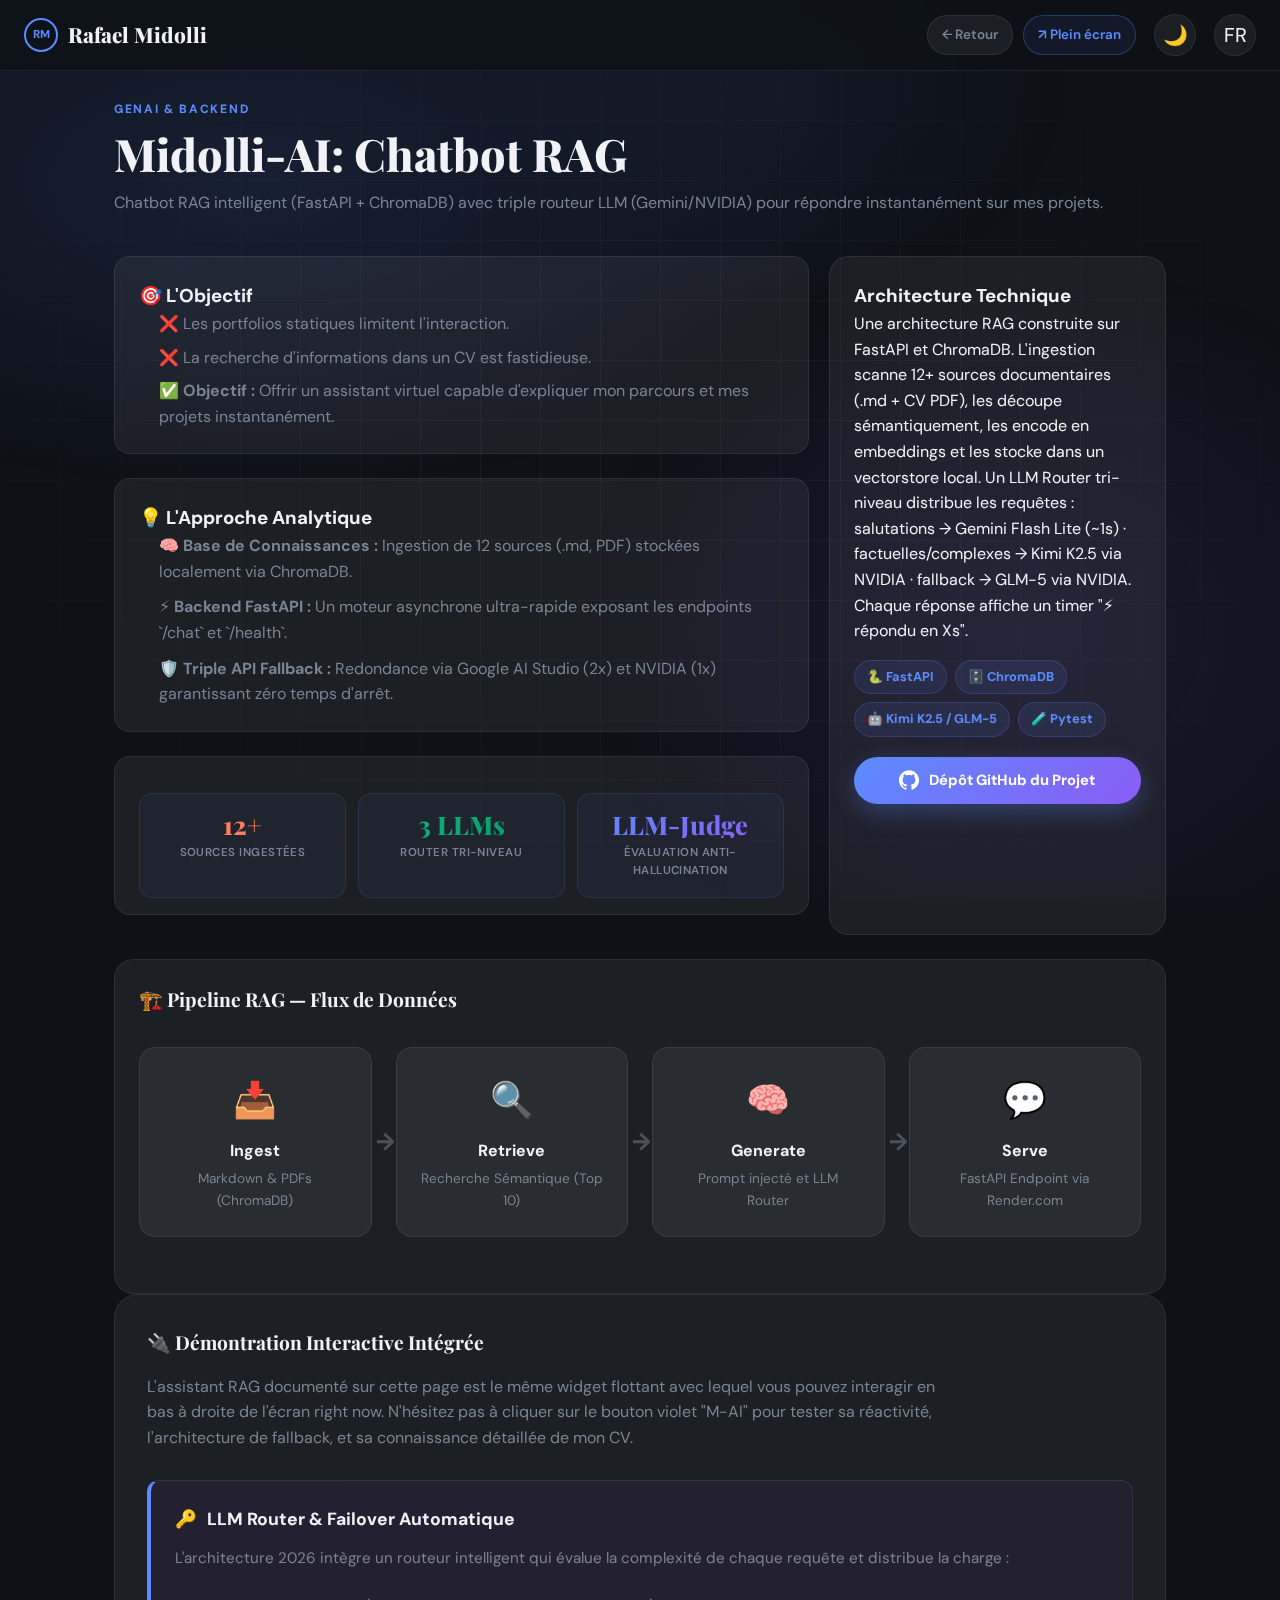
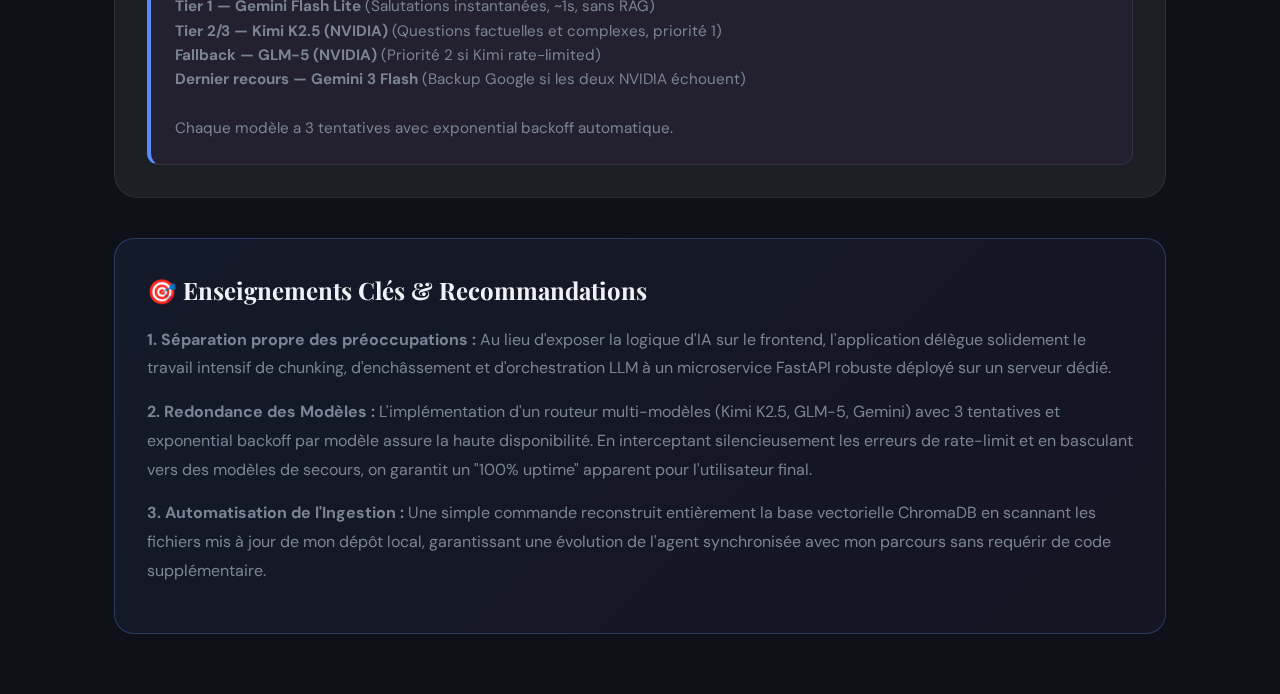
<file: project-midolli-ai.html>
<!doctype html>
<html lang="fr" data-theme="dark" data-lang="fr">

<head>
  <meta charset="utf-8" />
  <meta name="viewport" content="width=device-width, initial-scale=1" />
  <meta name="description"
    content="Case study — Customer Churn Prediction and Reactivation Propensity. XGBoost, RFM, CLV Segmentation. Portfolio Rafael Midolli." />
  <title>Midolli-AI | RAG Chatbot Portfolio</title>
  <meta property="og:title" content="Midolli-AI | RAG Chatbot Portfolio" />
  <meta property="og:description"
    content="XGBoost prediction, RFM behavioral features, and ROI driven reactivation strategy. Portfolio Rafael Midolli." />
  <meta property="og:type" content="website" />
  <link rel="icon"
    href="data:image/svg+xml,<svg xmlns=%27http://www.w3.org/2000/svg%27 viewBox=%270 0 100 100%27><text y=%27.9em%27 font-size=%2790%27>🤖</text></svg>" />
  <link rel="preconnect" href="https://fonts.googleapis.com" />
  <link rel="preconnect" href="https://fonts.gstatic.com" crossorigin />
  <link
    href="https://fonts.googleapis.com/css2?family=Playfair+Display:ital,wght@0,700;0,800;1,700&family=DM+Sans:wght@400;500;600;700&display=swap"
    rel="stylesheet" />
  <link rel="stylesheet" href="assets/css/project.css" />
  <!-- Google Analytics 4 (GA4) -->
  <script async src="https://www.googletagmanager.com/gtag/js?id=G-Z2ST18JFPN"></script>
  <script>
    if (localStorage.getItem('ga_exclude') !== 'true') {
      window.dataLayer = window.dataLayer || [];
      function gtag() { dataLayer.push(arguments); }
      gtag('js', new Date());
      gtag('config', 'G-Z2ST18JFPN');
    } else {
      console.log('GA4 tracking disabled for internal device.');
    }
  </script>
  <!-- End Google Analytics 4 -->
  <style>
    /* Inline specific UI enhancements for this project */
    .metric-value.highlight {
      background: linear-gradient(135deg, #FF6B6B, #FF8E53);
      -webkit-background-clip: text;
      -webkit-text-fill-color: transparent;
    }

    .metric-value.success {
      background: linear-gradient(135deg, #10B981, #059669);
      -webkit-background-clip: text;
      -webkit-text-fill-color: transparent;
    }

    .insight-card {
      transition: transform 0.3s ease, box-shadow 0.3s ease, border-color 0.3s ease;
      cursor: default;
    }

    .insight-card:hover {
      transform: translateY(-5px);
      box-shadow: 0 15px 35px rgba(0, 0, 0, 0.2);
    }

    :root[data-theme="dark"] .insight-card:hover {
      border-color: rgba(91, 140, 255, 0.4);
      box-shadow: 0 15px 35px rgba(91, 140, 255, 0.1);
    }

    .architecture-flow {
      display: flex;
      flex-wrap: wrap;
      gap: 1.5rem;
      align-items: center;
      justify-content: space-between;
      margin: 2rem 0;
    }

    .arch-step {
      flex: 1;
      min-width: 140px;
      text-align: center;
      padding: 1.5rem;
      background: var(--surface);
      border: 1px solid var(--border);
      border-radius: 16px;
      transition: all 0.3s ease;
      position: relative;
    }

    .arch-step:hover {
      transform: translateY(-5px);
      border-color: var(--accent);
      background: var(--surface-hover);
    }

    .arch-step:not(:last-child)::after {
      content: '→';
      position: absolute;
      right: -24px;
      top: 50%;
      transform: translateY(-50%);
      font-size: 1.5rem;
      color: var(--text-muted);
      opacity: 0.5;
    }

    @media (max-width: 768px) {
      .arch-step:not(:last-child)::after {
        content: '↓';
        right: 50%;
        bottom: -24px;
        top: auto;
        transform: translateX(50%);
      }

      .architecture-flow {
        flex-direction: column;
      }
    }

    .arch-icon {
      font-size: 2.2rem;
      margin-bottom: 10px;
    }

    .arch-title {
      font-weight: 700;
      color: var(--text);
      margin-bottom: 5px;
    }

    .arch-desc {
      font-size: 0.85rem;
      color: var(--text-muted);
    }

    /* ── Bento Grid ── */
    .bento-grid {
      display: grid;
      grid-template-columns: repeat(12, 1fr);
      gap: 20px;
      margin-bottom: 40px;
    }

    .bento-item {
      background: var(--surface);
      border: 1px solid var(--border);
      border-radius: 20px;
      padding: 24px;
      transition: transform 0.3s ease, border-color 0.3s ease;
      position: relative;
      overflow: hidden;
    }

    .bento-item:hover {
      transform: translateY(-4px);
      border-color: var(--accent);
    }

    .col-12 {
      grid-column: span 12;
    }

    .col-8 {
      grid-column: span 8;
    }

    .col-7 {
      grid-column: span 7;
    }

    .col-6 {
      grid-column: span 6;
    }

    .col-5 {
      grid-column: span 5;
    }

    .col-4 {
      grid-column: span 4;
    }

    .col-3 {
      grid-column: span 3;
    }

    @media (max-width: 900px) {

      .col-8,
      .col-7,
      .col-6,
      .col-5,
      .col-4,
      .col-3 {
        grid-column: span 12;
      }
    }

    .bento-title {
      font-size: 1.1rem;
      font-weight: 700;
      color: var(--text);
      margin-bottom: 12px;
      display: flex;
      align-items: center;
      gap: 10px;
    }

    .bento-desc {
      font-size: 0.9rem;
      color: var(--text-muted);
      line-height: 1.6;
    }

    .kpi-huge {
      font-size: 2.5rem;
      font-weight: 800;
      line-height: 1;
      margin-top: 10px;
      margin-bottom: 5px;
      transition: color 0.3s;
    }

    /* ── Chart Containers ── */
    .chart-native-container {
      width: 100%;
      border-radius: 12px;
      overflow: hidden;
      background: rgba(0, 0, 0, 0.02);
    }

    :root[data-theme="dark"] .chart-native-container {
      background: rgba(255, 255, 255, 0.01);
    }

    /* ── Tooltips ── */
    .info-tooltip-wrap {
      position: absolute;
      top: 15px;
      left: 20px;
      z-index: 50;
    }

    .info-tooltip-icon {
      display: inline-flex;
      justify-content: center;
      align-items: center;
      width: 24px;
      height: 24px;
      background: rgba(128, 128, 128, 0.15);
      border: 1px solid rgba(128, 128, 128, 0.4);
      border-radius: 50%;
      color: var(--text);
      font-size: 0.95rem;
      font-weight: 800;
      cursor: help;
      transition: all 0.2s cubic-bezier(0.4, 0, 0.2, 1);
      opacity: 1;
    }

    .info-tooltip-icon:hover {
      transform: scale(1.1);
      background: var(--text);
      color: #0f172a;
      border-color: var(--text);
      box-shadow: 0 4px 10px rgba(0, 0, 0, 0.3);
    }

    .info-tooltip-content {
      visibility: hidden;
      opacity: 0;
      position: absolute;
      top: 32px;
      left: 0;
      width: max-content;
      max-width: 320px;
      background: rgba(15, 23, 42, 0.98);
      backdrop-filter: blur(8px);
      border: 1px solid rgba(255, 255, 255, 0.15);
      padding: 14px 18px;
      border-radius: 10px;
      font-size: 0.85rem;
      line-height: 1.5;
      color: #e2e8f0;
      box-shadow: 0 10px 30px rgba(0, 0, 0, 0.5);
      transition: opacity 0.2s, visibility 0.2s;
      z-index: 100;
      pointer-events: none;
    }

    :root[data-theme="light"] .info-tooltip-content {
      background: rgba(255, 255, 255, 0.98);
      border: 1px solid rgba(0, 0, 0, 0.1);
      color: #1e293b;
    }

    .info-tooltip-icon:hover+.info-tooltip-content {
      visibility: visible;
      opacity: 1;
    }

    /* ── Controls ── */
    input[type=range] {
      width: 100%;
      cursor: pointer;
      accent-color: var(--accent);
    }

    .val-display {
      font-weight: bold;
      color: var(--text);
      float: right;
    }

    .category-toggle {
      background: var(--surface);
      color: var(--text-muted);
      border: 1px solid var(--border);
      padding: 8px 18px;
      border-radius: 30px;
      font-family: 'DM Sans', sans-serif;
      font-size: 0.85rem;
      font-weight: 600;
      cursor: pointer;
      transition: all 0.3s cubic-bezier(0.4, 0, 0.2, 1);
      display: flex;
      align-items: center;
      gap: 6px;
    }

    .category-toggle:hover {
      border-color: var(--text);
      color: var(--text);
      transform: translateY(-2px);
    }

    .category-toggle.active {
      background: var(--btn-color, #818cf8);
      color: #fff;
      border-color: transparent;
      box-shadow: 0 4px 14px rgba(0, 0, 0, 0.25);
      transform: translateY(-2px);
    }

    table {
      width: 100%;
      border-collapse: collapse;
      text-align: left;
      font-size: 0.85rem;
    }

    th,
    td {
      padding: 10px 12px;
      border-bottom: 1px solid var(--border);
    }

    th {
      color: var(--text-muted);
      font-weight: 600;
      text-transform: uppercase;
    }

    tr:hover {
      background-color: var(--surface-hover);
    }

    .badge {
      padding: 4px 8px;
      border-radius: 4px;
      font-weight: bold;
      font-size: 0.7rem;
    }

    .badge-High {
      background: rgba(16, 185, 129, 0.2);
      color: #10b981;
    }

    .badge-Mid {
      background: rgba(99, 102, 241, 0.2);
      color: #6366f1;
    }

    .badge-Low {
      background: rgba(244, 63, 94, 0.2);
      color: #f43f5e;
    }
  </style>
</head>

<body>
  <div class="bg-mesh" aria-hidden="true"></div>
  <div class="bg-grid" aria-hidden="true"></div>

  <nav class="nav">
    <a href="index.html#projects" class="logo">
      <span class="logo-ring">RM</span>
      Rafael Midolli
    </a>
    <div class="nav-right">
      <a href="index.html#projects" class="btn-back">
        <span class="lang-fr">← <span class="back-label">Retour</span></span><span class="lang-en">← <span
            class="back-label">Back</span></span>
      </a>
      <a href="reports/demo_churn.html" target="_blank" rel="noopener" class="btn-fullscreen">
        <span class="lang-fr">↗ <span class="fs-label">Plein écran</span></span><span class="lang-en">↗ <span
            class="fs-label">Full&nbsp;screen</span></span>
      </a>
      <button class="theme-toggle" id="themeToggle" type="button" aria-label="Changer de thème">
        <span id="themeIcon">🌙</span>
      </button>
      <button class="lang-toggle" id="langToggle" type="button" aria-label="Changer de langue">
        <span id="langIcon">FR</span>
      </button>
    </div>
  </nav>

  <main class="main">
    <div class="case-header">
      <div class="case-label"><span class="lang-fr">GenAI & Backend</span><span class="lang-en">GenAI & Backend</span>
      </div>
      <h1 class="case-title"><span class="lang-fr">Midolli-AI: Chatbot RAG</span><span class="lang-en">Midolli-AI: RAG
          Chatbot</span></h1>
      <div class="case-subtitle">
        <span class="lang-fr">Chatbot RAG intelligent (FastAPI + ChromaDB) avec triple routeur LLM (Gemini/NVIDIA) pour
          répondre instantanément sur mes projets.</span>
        <span class="lang-en">Intelligent RAG chatbot (FastAPI + ChromaDB) featuring a triple LLM router (Gemini/NVIDIA)
          to instantly answer questions about my portfolio.</span>
      </div>
    </div>

    <div class="bento-grid" style="margin-bottom: 24px;">
      <!-- Left Column items -->
      <div class="col-8" style="display: flex; flex-direction: column;">

        <!-- Problem + Approach -->
        <div class="insight-card"
          style="padding: 24px; border: 1px solid var(--border); border-radius: 16px; background: var(--surface); margin-bottom: 24px;">
          <h3>🎯 <span class="lang-fr">L'Objectif</span><span class="lang-en">The Main Goal</span>
          </h3>
          <ul
            style="color: var(--text-muted); line-height: 1.6; padding-left: 20px; list-style-type: none; margin-bottom: 0;">
            <li style="margin-bottom: 8px;">❌ <span class="lang-fr">Les portfolios statiques limitent
                l'interaction.</span><span class="lang-en">Static portfolios strictly limit recruiter
                interaction.</span></li>
            <li style="margin-bottom: 8px;">❌ <span class="lang-fr">La recherche d'informations dans un CV est
                fastidieuse.</span><span class="lang-en">Searching for specific data across a CV is tedious.</span></li>
            <li>✅ <span class="lang-fr"><strong>Objectif :</strong> Offrir un assistant virtuel capable d'expliquer mon
                parcours et mes projets instantanément.</span><span class="lang-en"><strong>Goal:</strong> Provide a
                virtual assistant capable of instantly explaining my background and projects.</span></li>
          </ul>
        </div>

        <div class="insight-card"
          style="padding: 24px; border: 1px solid var(--border); border-radius: 16px; background: var(--surface); margin-bottom: 24px;">
          <h3>💡 <span class="lang-fr">L'Approche Analytique</span><span class="lang-en">The Analytical Approach</span>
          </h3>
          <ul
            style="color: var(--text-muted); line-height: 1.6; padding-left: 20px; list-style-type: none; margin-bottom: 0;">
            <li style="margin-bottom: 10px;">🧠 <span class="lang-fr"><strong>Base de Connaissances :</strong> Ingestion
                de 12 sources (.md, PDF) stockées localement via ChromaDB.</span><span class="lang-en"><strong>Knowledge
                  Base:</strong> Ingestion of 12 internal sources (.md, PDF) stored locally via ChromaDB.</span></li>
            <li style="margin-bottom: 10px;">⚡ <span class="lang-fr"><strong>Backend FastAPI :</strong> Un moteur
                asynchrone ultra-rapide exposant les endpoints `/chat` et `/health`.</span><span
                class="lang-en"><strong>FastAPI Backend:</strong> An ultra-fast async engine exposing `/chat` and
                `/health` endpoints.</span></li>
            <li>🛡️ <span class="lang-fr"><strong>Triple API Fallback :</strong> Redondance via Google AI Studio (2x) et
                NVIDIA (1x) garantissant zéro temps d'arrêt.</span><span class="lang-en"><strong>Triple API
                  Fallback:</strong> Redundancy via Google AI Studio (2x) and NVIDIA (1x) ensuring zero downtime.</span>
            </li>
          </ul>
        </div>
        <!-- Key metrics mini-cards -->
        <div class="insight-card"
          style="padding: 16px 24px; border: 1px solid var(--border); border-radius: 16px; background: var(--surface);">
          <div class="metrics-mini">
            <div class="metric-mini">
              <div class="metric-value highlight">12+</div>
              <div class="metric-label">
                <span class="lang-fr">Sources ingestées</span>
                <span class="lang-en">Ingested Sources</span>
              </div>
            </div>
            <div class="metric-mini">
              <div class="metric-value success">3 LLMs</div>
              <div class="metric-label">
                <span class="lang-fr">Router tri-niveau</span>
                <span class="lang-en">Tri-tier Router</span>
              </div>
            </div>
            <div class="metric-mini">
              <div class="metric-value" style="color:#a855f7;">LLM-Judge</div>
              <div class="metric-label">
                <span class="lang-fr">Évaluation anti-hallucination</span>
                <span class="lang-en">Anti-hallucination Eval</span>
              </div>
            </div>
          </div>
        </div>
      </div> <!-- End Left Column -->

      <!-- Tech Stack + GitHub -->
      <div class="bento-item col-4">
        <h3><span class="lang-fr">Architecture Technique</span><span class="lang-en">Technical Architecture</span></h3>
        <p>
          <span class="lang-fr">Une architecture RAG construite sur FastAPI et ChromaDB. L'ingestion scanne
            12+ sources documentaires (.md + CV PDF), les découpe sémantiquement, les encode en embeddings
            et les stocke dans un vectorstore local. Un LLM Router tri-niveau distribue les requêtes :
            salutations → Gemini Flash Lite (~1s) · factuelles/complexes → Kimi K2.5
            via NVIDIA · fallback → GLM-5 via NVIDIA. Chaque réponse affiche un timer "⚡ répondu en Xs".</span>
          <span class="lang-en">A RAG architecture built on FastAPI and ChromaDB. The ingestion layer scans
            12+ knowledge sources (.md + PDF CV), splits them semantically, encodes them into embeddings
            and stores them in a local vectorstore. A smart LLM Router distributes requests:
            greetings → Gemini Flash Lite (~1s) · factual/complex → Kimi K2.5
            via NVIDIA · fallback → GLM-5 via NVIDIA. Every response displays a timer "⚡ responded in Xs".</span>
        </p>
        <div class="tech-stack">
          <span class="tech-tag">🐍 FastAPI</span>
          <span class="tech-tag">🗄️ ChromaDB</span>
          <span class="tech-tag">🤖 Kimi K2.5 / GLM-5</span>
          <span class="tech-tag">🧪 Pytest</span>
        </div>
        <a href="https://github.com/R-midolli/Midolli-AI" target="_blank" rel="noopener" class="btn-github">
          <svg class="github-icon" viewBox="0 0 24 24" xmlns="http://www.w3.org/2000/svg">
            <path
              d="M12 .297c-6.63 0-12 5.373-12 12 0 5.303 3.438 9.8 8.205 11.385.6.113.82-.258.82-.577 0-.285-.01-1.04-.015-2.04-3.338.724-4.042-1.61-4.042-1.61C4.422 18.07 3.633 17.7 3.633 17.7c-1.087-.744.084-.729.084-.729 1.205.084 1.838 1.236 1.838 1.236 1.07 1.835 2.809 1.305 3.495.998.108-.776.419-1.305.763-1.605-2.665-.3-5.466-1.332-5.466-5.93 0-1.31.465-2.38 1.235-3.22-.135-.303-.54-1.523.105-3.176 0 0 1.005-.322 3.3 1.23.96-.267 1.98-.399 3-.405 1.02.006 2.04.138 3 .405 2.28-1.552 3.285-1.23 3.285-1.23.645 1.653.24 2.873.12 3.176.765.84 1.23 1.91 1.23 3.22 0 4.61-2.805 5.625-5.475 5.92.42.36.81 1.096.81 2.22 0 1.606-.015 2.896-.015 3.286 0 .315.21.69.825.57C20.565 22.092 24 17.592 24 12.297c0-6.627-5.373-12-12-12" />
          </svg>
          <span class="lang-fr">Dépôt GitHub du Projet</span>
          <span class="lang-en">View GitHub Repository</span>
        </a>
      </div>
    </div>

    <!-- SEÇÃO: ARQUITETURA -->
    <div class="card">
      <h3>🏗️ <span class="lang-fr">Pipeline RAG — Flux de Données</span><span class="lang-en">RAG Pipeline — Data
          Flow</span>
      </h3>
      <div class="architecture-flow">
        <div class="arch-step">
          <div class="arch-icon">📥</div>
          <div class="arch-title">Ingest</div>
          <div class="arch-desc">
            <span class="lang-fr">Markdown & PDFs (ChromaDB)</span>
            <span class="lang-en">Markdown & PDFs (ChromaDB)</span>
          </div>
        </div>
        <div class="arch-step">
          <div class="arch-icon">🔍</div>
          <div class="arch-title">Retrieve</div>
          <div class="arch-desc">
            <span class="lang-fr">Recherche Sémantique (Top 10)</span>
            <span class="lang-en">Semantic Search (Top 10 chunks)</span>
          </div>
        </div>
        <div class="arch-step">
          <div class="arch-icon">🧠</div>
          <div class="arch-title">Generate</div>
          <div class="arch-desc">
            <span class="lang-fr">Prompt injecté et LLM Router</span>
            <span class="lang-en">Injected Prompt & LLM Router</span>
          </div>
        </div>
        <div class="arch-step">
          <div class="arch-icon">💬</div>
          <div class="arch-title">Serve</div>
          <div class="arch-desc">
            <span class="lang-fr">FastAPI Endpoint via Render.com</span>
            <span class="lang-en">FastAPI Endpoint via Render.com</span>
          </div>
        </div>
      </div>
    </div>


    <section class="card"
      style="padding: 2rem; border-radius: 24px; margin-bottom: 40px; border: 1px solid var(--border);">
      <div>
        <h3 style="margin-bottom: 16px;">
          <span class="lang-fr">🔌 Démontration Interactive Intégrée</span>
          <span class="lang-en">🔌 Integrated Interactive Demo</span>
        </h3>
        <p style="font-size: 1rem; color: var(--text-muted); line-height: 1.6; max-width: 800px;">
          <span class="lang-fr">L'assistant RAG documenté sur cette page est le même widget flottant avec lequel vous
            pouvez interagir en bas à droite de l'écran right now. N'hésitez pas à cliquer sur le bouton violet "M-AI"
            pour tester sa réactivité, l'architecture de fallback, et sa connaissance détaillée de mon CV.</span>
          <span class="lang-en">The RAG assistant documented on this page is the exact same floating widget you can
            interact with right now in the bottom right corner of your screen. Go ahead and click the purple "M-AI"
            button to test its responsiveness, fallback architecture, and deep knowledge of my background.</span>
        </p>
      </div>

      <div class="bento-grid" style="margin-top: 30px; margin-bottom: 0;">
        <div class="bento-item col-12"
          style="padding: 24px; background: rgba(168, 85, 247, 0.05); border-left: 4px solid var(--accent); border-radius: 12px;">
          <div class="bento-title">🔑 <span class="lang-fr">LLM Router & Failover Automatique</span><span
              class="lang-en">LLM Router & Automatic Failover</span></div>
          <p style="margin: 0; color: var(--text-muted); font-size: 0.95rem; line-height: 1.6;">
            <span class="lang-fr">L'architecture 2026 intègre un routeur intelligent qui évalue la complexité de chaque
              requête et distribue la charge :<br><br><strong>Tier 1 — Gemini Flash Lite</strong>
              (Salutations instantanées, ~1s, sans RAG)<br><strong>Tier 2/3 — Kimi K2.5 (NVIDIA)</strong>
              (Questions factuelles et complexes, priorité 1)<br><strong>Fallback — GLM-5 (NVIDIA)</strong>
              (Priorité 2 si Kimi rate-limited)<br><strong>Dernier recours — Gemini 3 Flash</strong>
              (Backup Google si les deux NVIDIA échouent)<br><br>Chaque modèle a 3 tentatives avec
              exponential backoff automatique.</span>
            <span class="lang-en">The 2026 architecture features a smart router that evaluates query complexity
              on the fly:<br><br><strong>Tier 1 — Gemini Flash Lite</strong>
              (Instant greetings, ~1s, no RAG)<br><strong>Tier 2/3 — Kimi K2.5 (NVIDIA)</strong>
              (Factual & complex queries, priority 1)<br><strong>Fallback — GLM-5 (NVIDIA)</strong>
              (Priority 2 if Kimi is rate-limited)<br><strong>Last resort — Gemini 3 Flash</strong>
              (Google backup if both NVIDIA fail)<br><br>Each model has 3 retries with
              exponential backoff.</span>
          </p>
        </div>
      </div>
    </section>


    <!-- ═══ Conclusion ═══ -->
    <section class="conclusion conclusion--highlight" style="margin-top: 40px; border-radius: 20px;">
      <h3>
        <span class="lang-fr">🎯 Enseignements Clés & Recommandations</span>
        <span class="lang-en">🎯 Key Takeaways & Recommendations</span>
      </h3>
      <p style="margin-bottom: 15px;">
        <span class="lang-fr"><strong>1. Séparation propre des préoccupations :</strong> Au lieu d'exposer la logique
          d'IA sur le frontend, l'application délègue solidement le travail intensif de chunking, d'enchâssement et
          d'orchestration LLM à un microservice FastAPI robuste déployé sur un serveur dédié.</span>
        <span class="lang-en"><strong>1. Clean Separation of Concerns:</strong> Rather than exposing AI logic directly
          on the frontend, the app securely delegates heavy embedding, chunking, and LLM orchestration workloads to a
          robust FastAPI microservice hosted on a dedicated server.</span>
      </p>
      <p style="margin-bottom: 15px;">
        <span class="lang-fr"><strong>2. Redondance des Modèles :</strong> L'implémentation d'un routeur multi-modèles
          (Kimi K2.5, GLM-5, Gemini) avec 3 tentatives et exponential backoff par modèle assure la haute disponibilité.
          En interceptant silencieusement les erreurs de rate-limit et en basculant vers des modèles de secours,
          on garantit un "100% uptime" apparent pour l'utilisateur final.</span>
        <span class="lang-en"><strong>2. Model Redundancy:</strong> Implementing a multi-model router (Kimi K2.5,
          GLM-5, Gemini) with 3 retries and exponential backoff per model ensures high API availability.
          By silently intercepting rate-limit errors and failing over to backup models, it guarantees a
          seamless "100% uptime" experience for the end user.</span>
      </p>
      <p style="margin-bottom: 15px;">
        <span class="lang-fr"><strong>3. Automatisation de l'Ingestion :</strong> Une simple commande reconstruit
          entièrement la base vectorielle ChromaDB en scannant les fichiers mis à jour de mon dépôt local, garantissant
          une évolution de l'agent synchronisée avec mon parcours sans requérir de code supplémentaire.</span>
        <span class="lang-en"><strong>3. Ingestion Automation:</strong> A single command fully rebuilds the ChromaDB
          vector database by scanning updated files across my local repositories, ensuring the AI agent evolves
          synchronously with my career profile without requiring any extra code.</span>
      </p>
    </section>
  </main>



  <script>
    (function () {
      document.querySelectorAll('.bullets .bullet').forEach(function (b) {
        b.addEventListener('click', function () { b.classList.toggle('active'); });
      });
    })();
  </script>

  <!-- Midolli-AI Widget
  <link rel="stylesheet" href="assets/midolli-widget.css">
  <script src="assets/midolli-widget.js"></script>
  <script>
    document.addEventListener('DOMContentLoaded', function () {
      MidolliAI.init({
        apiUrl: 'https://midolli-ai.onrender.com',
        lang: document.documentElement.dataset.lang || 'fr',
        theme: document.documentElement.dataset.theme || 'dark'
      });
    });
  </script>
  -->
</body>

</html>
</file>
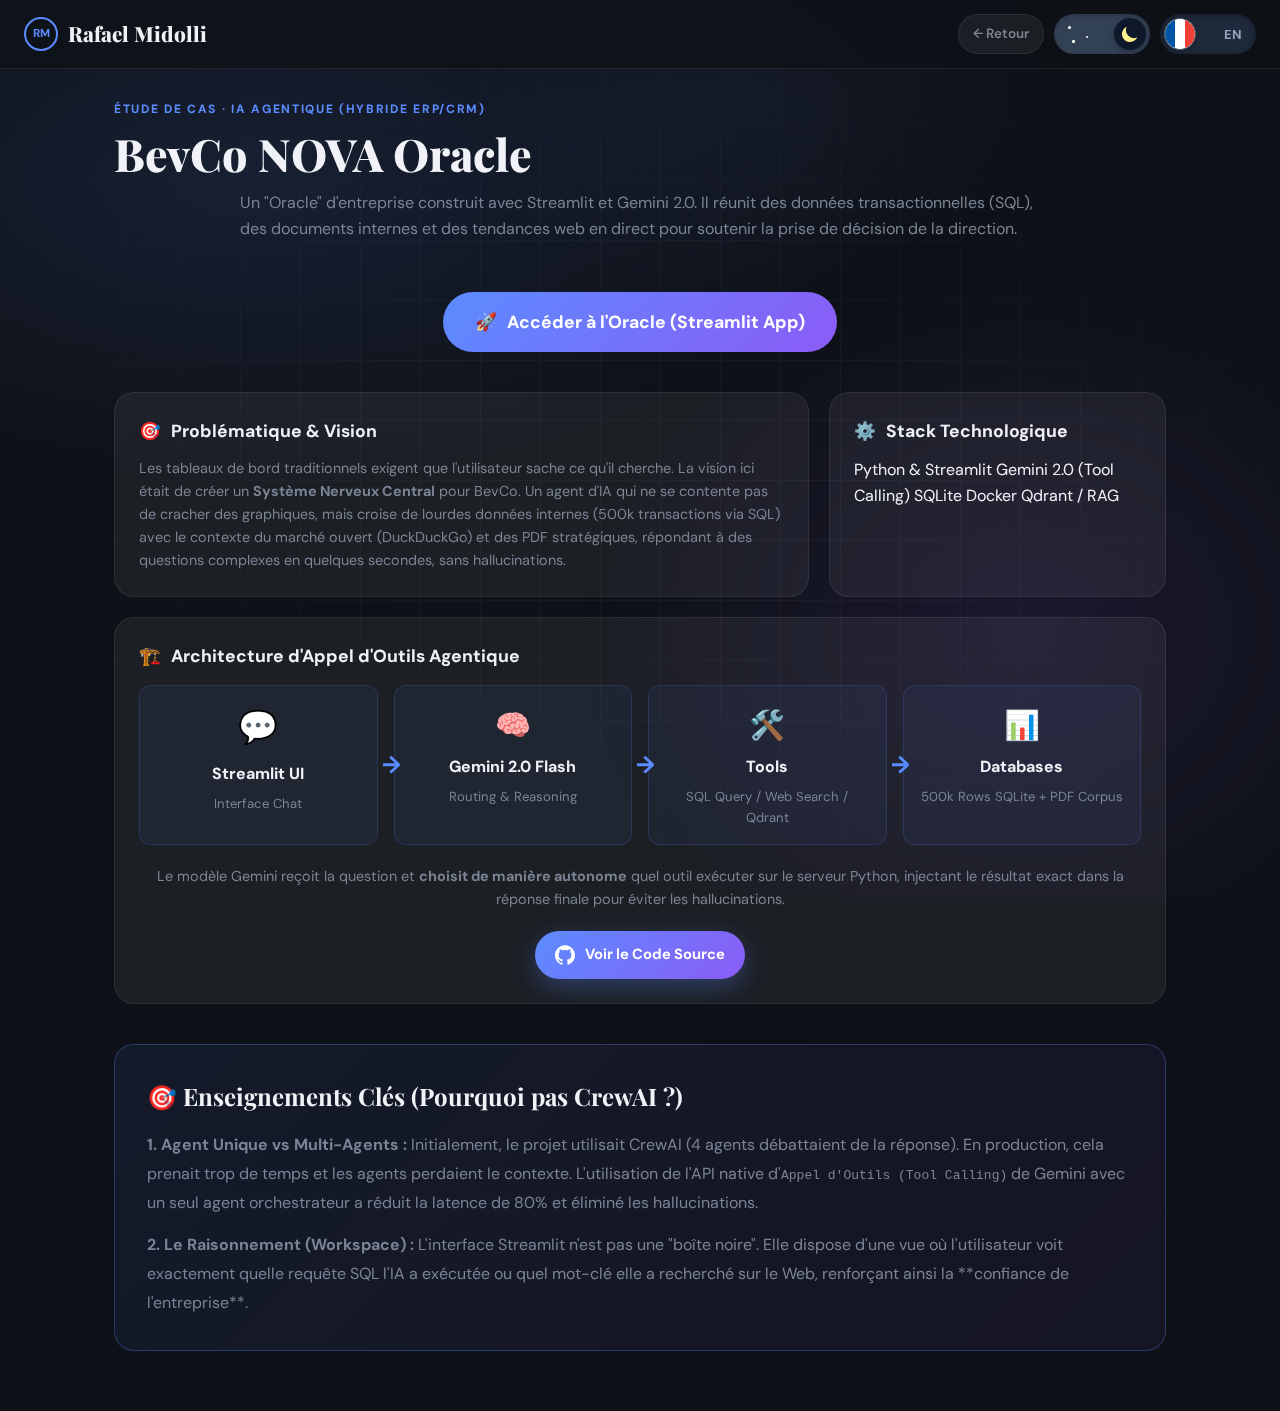
<file: project-omni-rag.html>
<!doctype html>
<html lang="fr" data-theme="dark" data-lang="fr">

<head>
    <meta charset="utf-8" />
    <meta name="viewport" content="width=device-width, initial-scale=1" />
    <meta name="description"
        content="BevCo NOVA — A Streamlit-based Enterprise Oracle built with Gemini Tool Calling, SQL, and Qdrant. Portfolio Rafael Midolli." />
    <title>BevCo NOVA Oracle — AI Intelligence · Rafael Midolli</title>

    <link rel="icon"
        href="data:image/svg+xml,<svg xmlns='http://www.w3.org/2000/svg' viewBox='0 0 100 100'><text y='.9em' font-size='90'>🧠</text></svg>" />
    <link rel="preconnect" href="https://fonts.googleapis.com" />
    <link rel="preconnect" href="https://fonts.gstatic.com" crossorigin />
    <link
        href="https://fonts.googleapis.com/css2?family=Playfair+Display:ital,wght@0,700;0,800;1,700&family=DM+Sans:wght@400;500;600;700&display=swap"
        rel="stylesheet" />
    <link rel="stylesheet" href="assets/css/project.css" />
    <!-- Google Analytics 4 (GA4) -->
    <script async src="https://www.googletagmanager.com/gtag/js?id=G-Z2ST18JFPN"></script>
    <script>
        if (localStorage.getItem('ga_exclude') !== 'true') {
            window.dataLayer = window.dataLayer || [];
            function gtag() { dataLayer.push(arguments); }
            gtag('js', new Date());
            gtag('config', 'G-Z2ST18JFPN');
        } else {
            console.log('GA4 tracking disabled for internal device.');
        }
    </script>
    <!-- End Google Analytics 4 -->

    <style>
        /* ── Bento Grid ── */
        .bento-grid {
            display: grid;
            grid-template-columns: repeat(12, 1fr);
            gap: 20px;
            margin-bottom: 40px;
        }

        .bento-item {
            background: var(--surface);
            border: 1px solid var(--border);
            border-radius: 20px;
            padding: 24px;
            transition: transform 0.3s ease, border-color 0.3s ease;
            position: relative;
            overflow: hidden;
        }

        .bento-item:hover {
            transform: translateY(-4px);
            border-color: var(--accent);
        }

        .col-12 {
            grid-column: span 12;
        }

        .col-8 {
            grid-column: span 8;
        }

        .col-6 {
            grid-column: span 6;
        }

        .col-4 {
            grid-column: span 4;
        }

        .bento-title {
            font-size: 1.1rem;
            font-weight: 700;
            color: var(--text);
            margin-bottom: 12px;
            display: flex;
            align-items: center;
            gap: 10px;
        }

        .bento-desc {
            font-size: 0.9rem;
            color: var(--text-muted);
            line-height: 1.6;
        }

        .flow-modern {
            display: flex;
            gap: 8px;
            flex-wrap: wrap;
            align-items: center;
        }

        .flow-node {
            display: inline-flex;
            align-items: center;
            gap: 6px;
            padding: 8px 14px;
            border-radius: 12px;
            border: 1px solid rgba(91, 140, 255, .2);
            background: rgba(91, 140, 255, .06);
            font-size: .82rem;
            font-weight: 600;
            color: var(--text);
            position: relative;
        }

        .launch-btn {
            display: inline-flex;
            align-items: center;
            gap: 10px;
            padding: 16px 32px;
            border-radius: 100px;
            background: linear-gradient(135deg, #5b8cff, #8b5cf6);
            color: #fff;
            font-size: 1.1rem;
            font-weight: 700;
            text-decoration: none;
            transition: transform 0.3s, box-shadow 0.3s;
            margin-top: 20px;
        }

        .launch-btn:hover {
            transform: translateY(-3px);
            box-shadow: 0 10px 30px rgba(91, 140, 255, 0.4);
            color: white;
        }
    </style>
</head>

<body>
    <div class="bg-mesh" aria-hidden="true"></div>
    <div class="bg-grid" aria-hidden="true"></div>

    <nav class="nav">
        <a href="index.html" class="logo"><span class="logo-ring">RM</span> Rafael Midolli</a>
        <div class="nav-right">
            <a href="index.html#projects" class="btn-back">
                <span class="lang-fr">← Retour</span><span class="lang-en">← Back</span>
            </a>
            <button class="theme-toggle" id="themeToggle" type="button" aria-label="Toggle theme"><span
                    id="themeIcon">🌙</span></button>
            <button class="lang-toggle" id="langToggle" type="button" aria-label="Toggle language"><span
                    id="langIcon">FR</span></button>
        </div>
    </nav>

    <main class="main">
        <header class="case-header">
            <div class="case-label">
                <span class="lang-fr">Étude de cas · IA Agentique (Hybride ERP/CRM)</span>
                <span class="lang-en">Case Study · Agentic AI (ERP/CRM Hybrid)</span>
            </div>
            <h1 class="case-title">
                <span class="lang-fr">BevCo NOVA Oracle</span>
                <span class="lang-en">BevCo NOVA Oracle</span>
            </h1>
            <p class="case-subtitle" style="max-width: 800px; margin: 0 auto;">
                <span class="lang-fr">Un "Oracle" d'entreprise construit avec Streamlit et Gemini 2.0. Il réunit des
                    données transactionnelles (SQL), des documents internes et des tendances web en direct pour soutenir
                    la prise de décision de la direction.</span>
                <span class="lang-en">A corporate "Oracle" built with Streamlit and Gemini 2.0. It unites transactional
                    data (SQL), internal documents, and live web trends to support board-level decision-making.</span>
            </p>
            <div style="text-align: center; margin-top: 30px;">
                <a href="https://bevco-nova-oracle.loca.lt" target="_blank" class="launch-btn">
                    <span>🚀</span> <span class="lang-fr">Accéder à l'Oracle (Streamlit App)</span><span
                        class="lang-en">Access the Oracle (Streamlit App)</span>
                </a>
            </div>
        </header>

        <!-- ═══ BENTO GRID: Architecture ═══ -->
        <section class="bento-grid">
            <!-- Problem -->
            <div class="bento-item col-8">
                <div class="bento-title"><span class="icon">🎯</span>
                    <span class="lang-fr">Problématique & Vision</span><span class="lang-en">The Problem & Vision</span>
                </div>
                <p class="bento-desc">
                    <span class="lang-fr">Les tableaux de bord traditionnels exigent que l'utilisateur sache ce qu'il
                        cherche. La vision ici était de créer un <strong>Système Nerveux Central</strong> pour BevCo. Un
                        agent d'IA qui ne se contente pas de cracher des graphiques, mais croise de lourdes données
                        internes (500k transactions via SQL) avec le contexte du marché ouvert (DuckDuckGo) et des PDF
                        stratégiques, répondant à des questions complexes en quelques secondes, sans
                        hallucinations.</span>
                    <span class="lang-en">Traditional dashboards require the user to know what to look for. The vision
                        here was to create a <strong>Central Nervous System</strong> for BevCo. An AI agent that doesn't
                        just spit out charts, but cross-references heavy internal data (500k transactions via SQL) with
                        open market context (DuckDuckGo) and strategic PDFs, answering complex questions in seconds,
                        without hallucinations.</span>
                </p>
            </div>

            <!-- Tech Stack -->
            <div class="bento-item col-4">
                <div class="bento-title"><span class="icon">⚙️</span>
                    <span class="lang-fr">Stack Technologique</span><span class="lang-en">Tech Stack</span>
                </div>
                <div class="project-tags" style="margin-top: 10px;">
                    <span class="project-tag">Python & Streamlit</span>
                    <span class="project-tag">Gemini 2.0 (Tool Calling)</span>
                    <span class="project-tag">SQLite</span>
                    <span class="project-tag">Docker</span>
                    <span class="project-tag">Qdrant / RAG</span>
                </div>
            </div>

            <!-- Architecture Flow -->
            <div class="bento-item col-12">
                <div class="bento-title"><span class="icon">🏗️</span>
                    <span class="lang-fr">Architecture d'Appel d'Outils Agentique</span><span class="lang-en">Agentic
                        Tool-Calling Architecture</span>
                </div>
                <div class="architecture-flow" style="margin: 15px 0 0 0;">
                    <div class="arch-step" style="padding:1rem;">
                        <div class="arch-icon">💬</div>
                        <div class="arch-title">Streamlit UI</div>
                        <div class="arch-desc">
                            <span class="lang-fr">Interface Chat</span>
                            <span class="lang-en">Chat Interface</span>
                        </div>
                    </div>
                    <div class="arch-step" style="padding:1rem;">
                        <div class="arch-title" style="font-size:1.8rem;">🧠</div>
                        <div class="arch-title">Gemini 2.0 Flash</div>
                        <div class="arch-desc">Routing & Reasoning</div>
                    </div>
                    <div class="arch-step" style="padding:1rem;">
                        <div class="arch-title" style="font-size:1.8rem;">🛠️</div>
                        <div class="arch-title">Tools</div>
                        <div class="arch-desc">
                            <span>SQL Query / Web Search / Qdrant</span>
                        </div>
                    </div>
                    <div class="arch-step" style="padding:1rem;">
                        <div class="arch-title" style="font-size:1.8rem;">📊</div>
                        <div class="arch-title">Databases</div>
                        <div class="arch-desc">
                            <span>500k Rows SQLite + PDF Corpus</span>
                        </div>
                    </div>
                </div>
                <p class="bento-desc" style="margin-top: 20px; text-align: center;">
                    <span class="lang-fr">Le modèle Gemini reçoit la question et <strong>choisit de manière
                            autonome</strong> quel outil exécuter sur le serveur Python, injectant le résultat exact
                        dans la réponse finale pour éviter les hallucinations.</span>
                    <span class="lang-en">The Gemini model receives the question and <strong>autonomously
                            chooses</strong> which tool to execute on the Python server, injecting the exact result into
                        the final answer to prevent hallucinations.</span>
                </p>
                <a href="https://github.com/R-midolli/agentic_rag_pipeline" target="_blank" rel="noopener"
                    class="btn-github" style="margin:20px auto 0;width:fit-content;display:flex;">
                    <svg class="github-icon" viewBox="0 0 24 24" xmlns="http://www.w3.org/2000/svg">
                        <path
                            d="M12 .297c-6.63 0-12 5.373-12 12 0 5.303 3.438 9.8 8.205 11.385.6.113.82-.258.82-.577 0-.285-.01-1.04-.015-2.04-3.338.724-4.042-1.61-4.042-1.61C4.422 18.07 3.633 17.7 3.633 17.7c-1.087-.744.084-.729.084-.729 1.205.084 1.838 1.236 1.838 1.236 1.07 1.835 2.809 1.305 3.495.998.108-.776.419-1.305.763-1.605-2.665-.3-5.466-1.332-5.466-5.93 0-1.31.465-2.38 1.235-3.22-.135-.303-.54-1.523.105-3.176 0 0 1.005-.322 3.3 1.23.96-.267 1.98-.399 3-.405 1.02.006 2.04.138 3 .405 2.28-1.552 3.285-1.23 3.285-1.23.645 1.653.24 2.873.12 3.176.765.84 1.23 1.91 1.23 3.22 0 4.61-2.805 5.625-5.475 5.92.42.36.81 1.096.81 2.22 0 1.606-.015 2.896-.015 3.286 0 .315.21.69.825.57C20.565 22.092 24 17.592 24 12.297c0-6.627-5.373-12-12-12" />
                    </svg>
                    <span class="lang-fr">Voir le Code Source</span><span class="lang-en">View Source Code</span>
                </a>
            </div>
        </section>

        <!-- ═══ Key Takeaways ═══ -->
        <section class="conclusion conclusion--highlight" style="margin-top: 40px; border-radius: 20px;">
            <h3>
                <span class="lang-fr">🎯 Enseignements Clés (Pourquoi pas CrewAI ?)</span>
                <span class="lang-en">🎯 Key Takeaways (Why not CrewAI?)</span>
            </h3>
            <p>
                <span class="lang-fr"><strong>1. Agent Unique vs Multi-Agents :</strong> Initialement, le projet
                    utilisait CrewAI (4 agents débattaient de la réponse). En production, cela prenait trop de temps et
                    les agents perdaient le contexte. L'utilisation de l'API native
                    d'<code>Appel d'Outils (Tool Calling)</code> de Gemini avec un seul agent orchestrateur a réduit la
                    latence de 80% et éliminé les hallucinations.</span>
                <span class="lang-en"><strong>1. Single Agent vs Multi-Agent:</strong> Initially the project used CrewAI
                    (4 agents debated the answer). In production, this took too long and agents lost context. By using
                    Gemini's native <code>Tool Calling</code> API with a single orchestrator agent, latency dropped 80%
                    and hallucinations vanished.</span>
            </p>
            <p>
                <span class="lang-fr"><strong>2. Le Raisonnement (Workspace) :</strong> L'interface Streamlit n'est pas
                    une "boîte noire". Elle dispose d'une vue où l'utilisateur voit exactement quelle requête SQL l'IA a
                    exécutée ou quel mot-clé elle a recherché sur le Web, renforçant ainsi la **confiance de
                    l'entreprise**.</span>
                <span class="lang-en"><strong>2. The Reasoning (Workspace):</strong> The Streamlit interface is not a
                    "black box". It has a view where the user sees exactly what SQL query the AI executed or what
                    keyword it searched on the Web, building extreme **corporate trust**.</span>
            </p>
        </section>
    </main>

    <!-- Core Portfolio Logic -->
    <script src="assets/js/shared.js"></script>
</body>

</html>
</file>
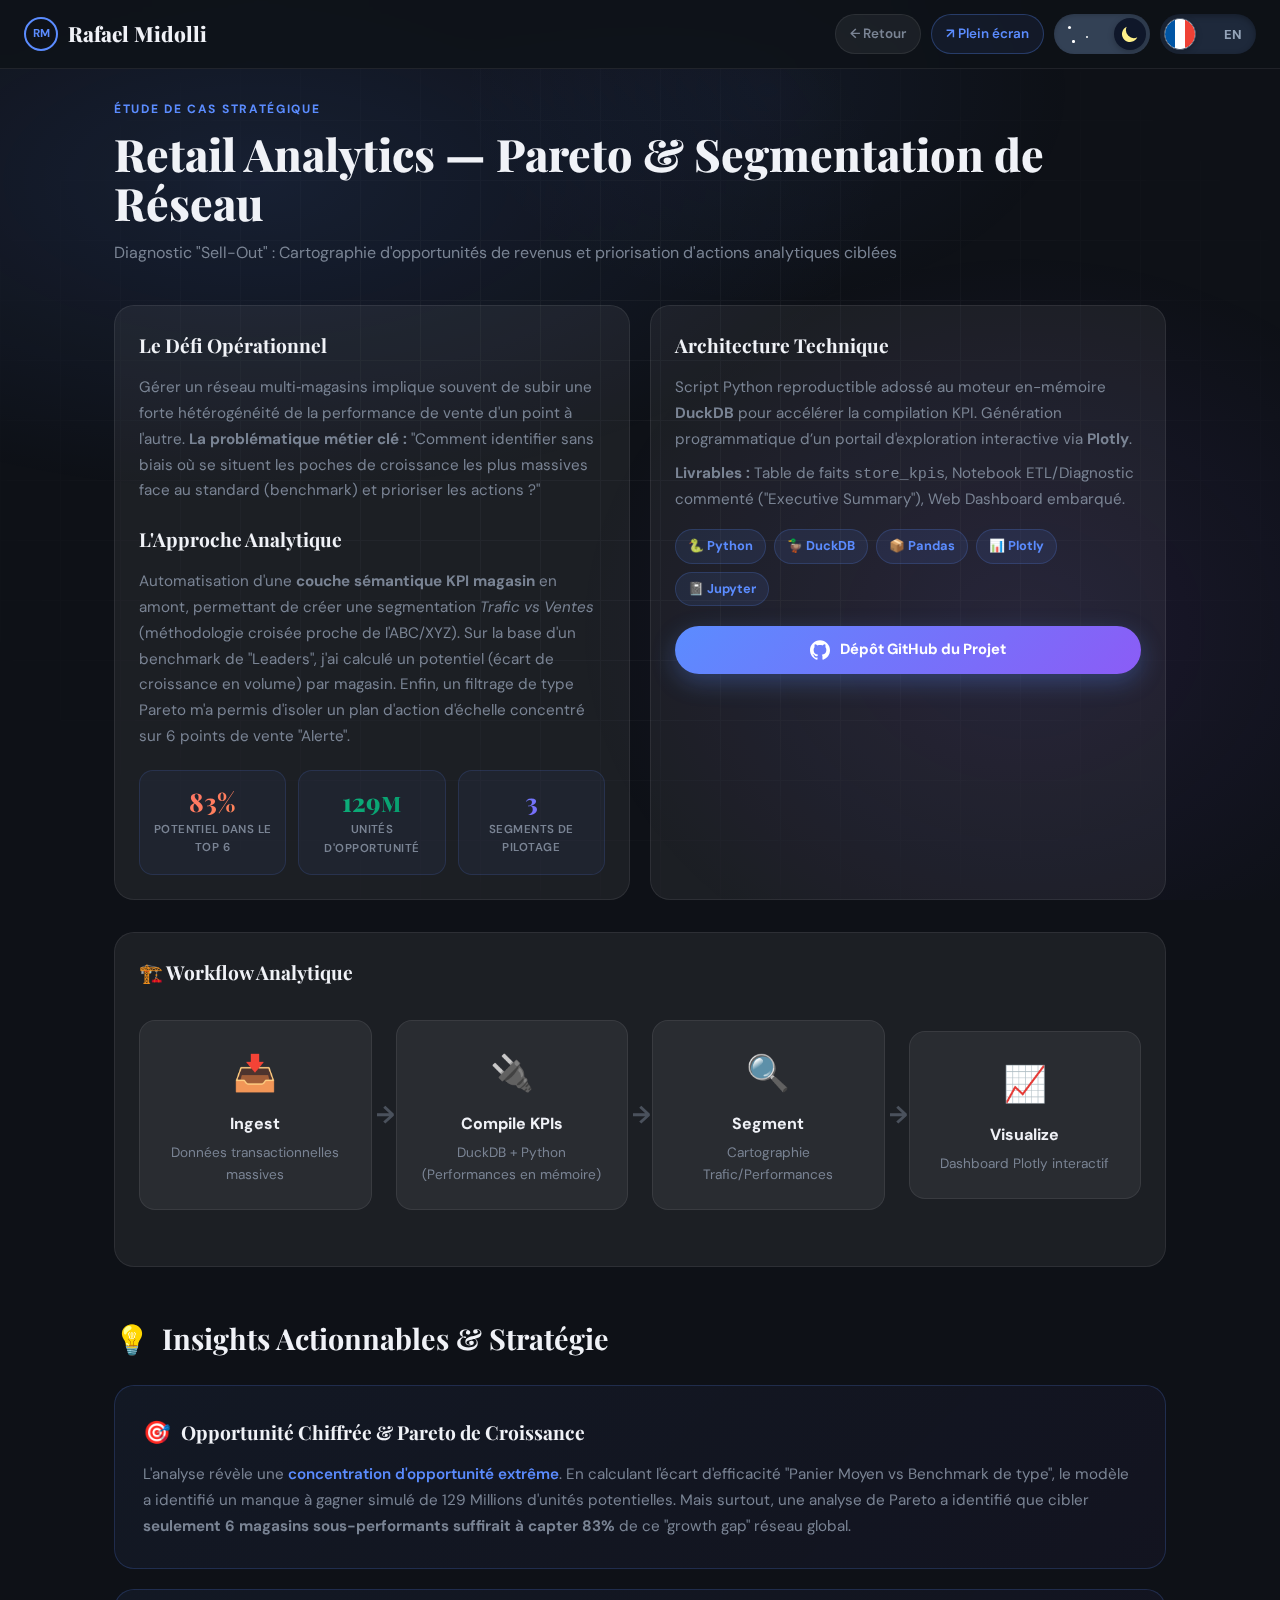
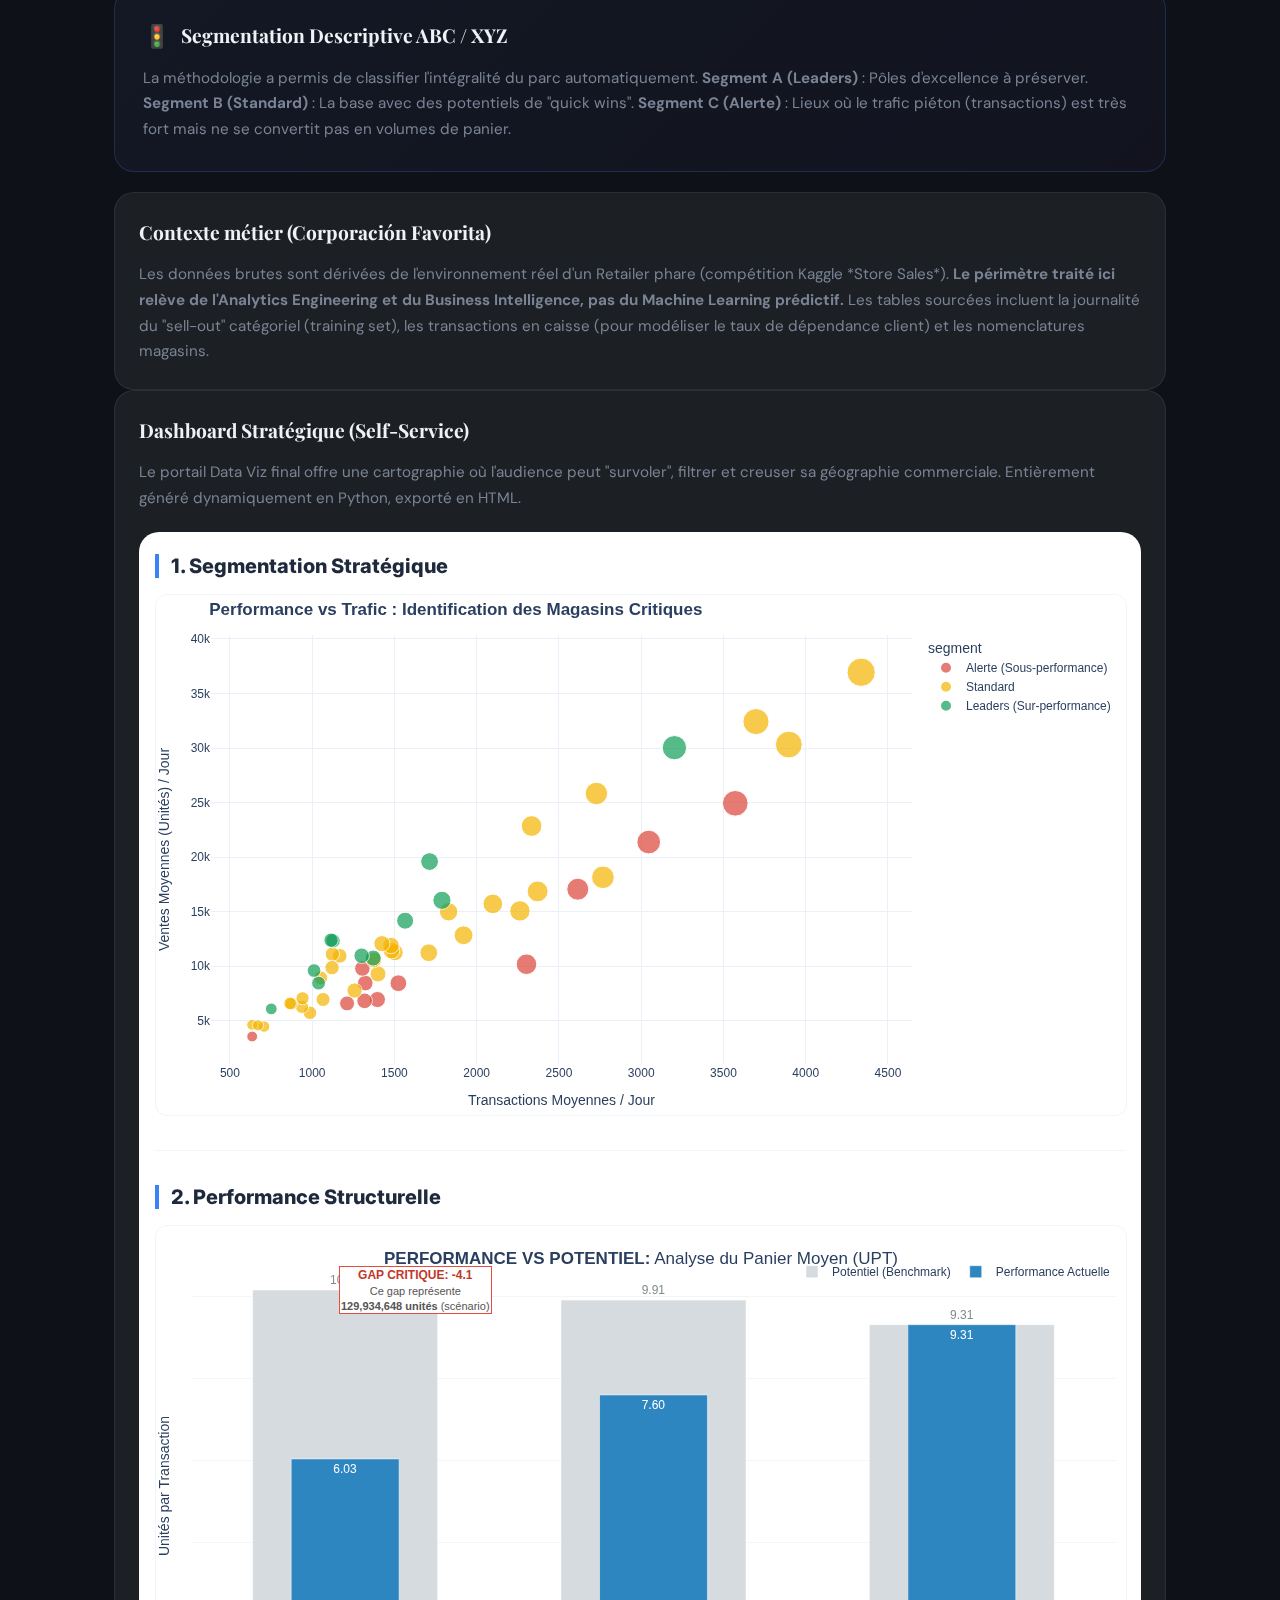
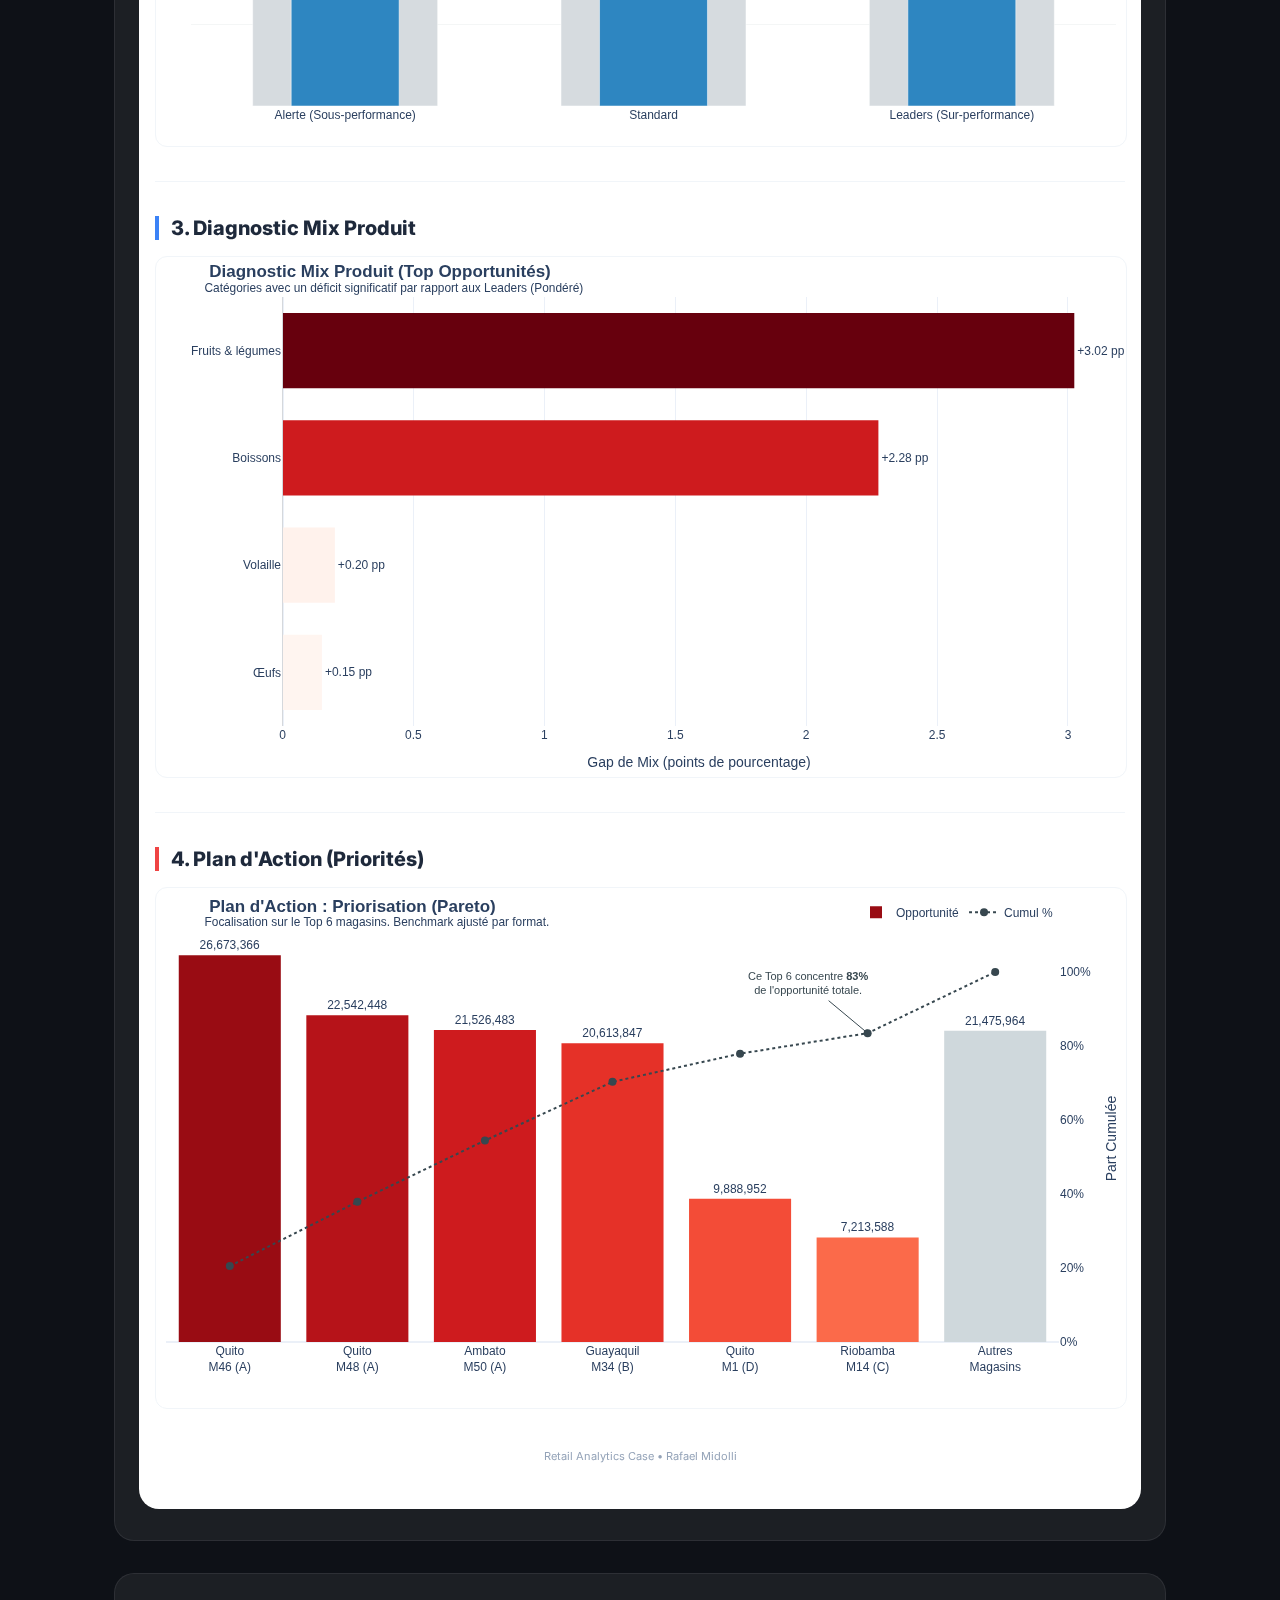
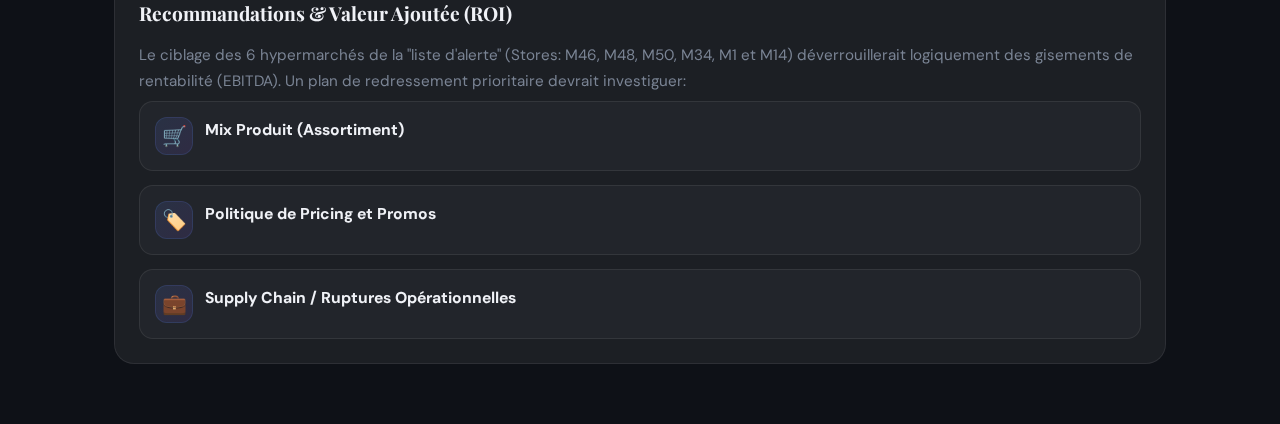
<file: project-retail.html>
<!doctype html>
<html lang="fr" data-theme="dark" data-lang="fr">

<head>
  <meta charset="utf-8" />
  <meta name="viewport" content="width=device-width, initial-scale=1" />
  <meta name="description"
    content="Case study — Diagnostic Retail BA avec segmentation de performance, analyse Pareto et dashboard interactif Plotly. Python, DuckDB, Pandas. Portfolio Rafael Midolli." />
  <title>Retail Analytics — Case Study</title>
  <meta property="og:title" content="Retail Analytics — Pareto and Segmentation" />
  <meta property="og:description"
    content="Diagnostic sell-out, segmentation ABC/XYZ, Pareto, dashboard Plotly. Portfolio Rafael Midolli." />
  <meta property="og:type" content="website" />
  <link rel="icon"
    href="data:image/svg+xml,<svg xmlns=%27http://www.w3.org/2000/svg%27 viewBox=%270 0 100 100%27><text y=%27.9em%27 font-size=%2790%27>📊</text></svg>" />
  <link rel="preconnect" href="https://fonts.googleapis.com" />
  <link rel="preconnect" href="https://fonts.gstatic.com" crossorigin />
  <link
    href="https://fonts.googleapis.com/css2?family=Playfair+Display:ital,wght@0,700;0,800;1,700&family=DM+Sans:wght@400;500;600;700&display=swap"
    rel="stylesheet" />
  <link rel="stylesheet" href="assets/css/project.css" />
  <!-- Google Analytics 4 (GA4) -->
  <script async src="https://www.googletagmanager.com/gtag/js?id=G-Z2ST18JFPN"></script>
  <script>
    if (localStorage.getItem('ga_exclude') !== 'true') {
      window.dataLayer = window.dataLayer || [];
      function gtag() { dataLayer.push(arguments); }
      gtag('js', new Date());
      gtag('config', 'G-Z2ST18JFPN');
    } else {
      console.log('GA4 tracking disabled for internal device.');
    }
  </script>
  <!-- End Google Analytics 4 -->
  <style>
    /* Inline specific UI enhancements for this project */
    .metric-value.highlight {
      background: linear-gradient(135deg, #FF6B6B, #FF8E53);
      -webkit-background-clip: text;
      -webkit-text-fill-color: transparent;
    }

    .metric-value.success {
      background: linear-gradient(135deg, #10B981, #059669);
      -webkit-background-clip: text;
      -webkit-text-fill-color: transparent;
    }

    .insight-card {
      transition: transform 0.3s ease, box-shadow 0.3s ease, border-color 0.3s ease;
      cursor: default;
    }

    .insight-card:hover {
      transform: translateY(-5px);
      box-shadow: 0 15px 35px rgba(0, 0, 0, 0.2);
    }

    :root[data-theme="dark"] .insight-card:hover {
      border-color: rgba(91, 140, 255, 0.4);
      box-shadow: 0 15px 35px rgba(91, 140, 255, 0.1);
    }

    .architecture-flow {
      display: flex;
      flex-wrap: wrap;
      gap: 1.5rem;
      align-items: center;
      justify-content: space-between;
      margin: 2rem 0;
    }

    .arch-step {
      flex: 1;
      min-width: 140px;
      text-align: center;
      padding: 1.5rem;
      background: var(--surface);
      border: 1px solid var(--border);
      border-radius: 16px;
      transition: all 0.3s ease;
      position: relative;
    }

    .arch-step:hover {
      transform: translateY(-5px);
      border-color: var(--accent);
      background: var(--surface-hover);
    }

    .arch-step:not(:last-child)::after {
      content: '→';
      position: absolute;
      right: -24px;
      top: 50%;
      transform: translateY(-50%);
      font-size: 1.5rem;
      color: var(--text-muted);
      opacity: 0.5;
    }

    @media (max-width: 768px) {
      .arch-step:not(:last-child)::after {
        content: '↓';
        right: 50%;
        bottom: -24px;
        top: auto;
        transform: translateX(50%);
      }

      .architecture-flow {
        flex-direction: column;
      }
    }

    .arch-icon {
      font-size: 2.2rem;
      margin-bottom: 10px;
    }

    .arch-title {
      font-weight: 700;
      color: var(--text);
      margin-bottom: 5px;
    }

    .arch-desc {
      font-size: 0.85rem;
      color: var(--text-muted);
    }
  </style>
</head>

<body>
  <div class="bg-mesh" aria-hidden="true"></div>
  <div class="bg-grid" aria-hidden="true"></div>

  <nav class="nav">
    <a href="index.html#projects" class="logo">
      <span class="logo-ring">RM</span>
      Rafael Midolli
    </a>
    <div class="nav-right">
      <a href="index.html#projects" class="btn-back">
        <span class="lang-fr">← <span class="back-label">Retour</span></span><span class="lang-en">← <span
            class="back-label">Back</span></span>
      </a>
      <a href="reports/dashboard_retail.html" target="_blank" rel="noopener" class="btn-fullscreen">
        <span class="lang-fr">↗ <span class="fs-label">Plein écran</span></span><span class="lang-en">↗ <span
            class="fs-label">Full&nbsp;screen</span></span>
      </a>
      <button class="theme-toggle" id="themeToggle" type="button" aria-label="Changer de thème">
        <span id="themeIcon">🌙</span>
      </button>
      <button class="lang-toggle" id="langToggle" type="button" aria-label="Changer de langue">
        <span id="langIcon">FR</span>
      </button>
    </div>
  </nav>

  <main class="main">
    <div class="case-header">
      <div class="case-label"><span class="lang-fr">Étude de cas Stratégique</span><span class="lang-en">Strategic Case
          Study</span></div>
      <h1 class="case-title"><span class="lang-fr">Retail Analytics — Pareto & Segmentation de Réseau</span><span
          class="lang-en">Retail Analytics — Network Segmentation & Pareto Analysis</span></h1>
      <div class="case-subtitle">
        <span class="lang-fr">Diagnostic "Sell-Out" : Cartographie d'opportunités de revenus et priorisation d'actions
          analytiques ciblées</span>
        <span class="lang-en">"Sell-out" diagnostic: Mapping revenue opportunities and prioritizing targeted analytical
          actions.</span>
      </div>
    </div>

    <div class="info-grid">
      <!-- Problem + Approach -->
      <div class="card">
        <h3><span class="lang-fr">Le Défi Opérationnel</span><span class="lang-en">The Operational Challenge</span></h3>
        <p>
          <span class="lang-fr">Gérer un réseau multi‑magasins implique souvent de subir une forte hétérogénéité de la
            performance de vente d'un point à l'autre. <strong>La problématique métier clé :</strong> "Comment
            identifier sans biais où se situent les poches de croissance les plus massives face au standard (benchmark)
            et prioriser les actions ?"</span>
          <span class="lang-en">Managing a multi-store network frequently means grappling with heterogeneous performance
            globally. <strong>The core business problem:</strong> "How to unbiasedly pinpoint the largest growth pockets
            versus the network benchmark—and prioritize where to act first?"</span>
        </p>
        <h3 style="margin-top:20px"><span class="lang-fr">L'Approche Analytique</span><span class="lang-en">The
            Analytical Approach</span></h3>
        <p>
          <span class="lang-fr">Automatisation d'une <strong>couche sémantique KPI magasin</strong> en amont, permettant
            de créer une segmentation <em>Trafic vs Ventes</em> (méthodologie croisée proche de l'ABC/XYZ). Sur la base
            d'un benchmark de "Leaders", j'ai calculé un potentiel (écart de croissance en volume) par magasin. Enfin,
            un filtrage de type Pareto m'a permis d'isoler un plan d'action d'échelle concentré sur 6 points de vente
            "Alerte".</span>
          <span class="lang-en">Building an automated <strong>store KPI semantic layer</strong> to fuel a <em>Traffic
              versus Sales</em> segmentation (akin to a cross ABC/XYZ model). Using "Leader" stores as a benchmark, I
            calculated an improvement gap (upside unit potential) for each location. Ultimately, a Pareto analysis
            isolated a highly leveraged action plan targeting just 6 "Alert" stores.</span>
        </p>

        <!-- Key metrics mini-cards -->
        <div class="metrics-mini">
          <div class="metric-mini">
            <div class="metric-value highlight">83%</div>
            <div class="metric-label">
              <span class="lang-fr">Potentiel dans le Top 6</span>
              <span class="lang-en">Potential in Top 6</span>
            </div>
          </div>
          <div class="metric-mini">
            <div class="metric-value success">129<small>M</small></div>
            <div class="metric-label">
              <span class="lang-fr">Unités d'Opportunité</span>
              <span class="lang-en">Opportunity Units</span>
            </div>
          </div>
          <div class="metric-mini">
            <div class="metric-value">3</div>
            <div class="metric-label">
              <span class="lang-fr">Segments de Pilotage</span>
              <span class="lang-en">Drive Segments</span>
            </div>
          </div>
        </div>
      </div>

      <!-- Tech Stack + GitHub -->
      <div class="card">
        <h3><span class="lang-fr">Architecture Technique</span><span class="lang-en">Technical Architecture</span></h3>
        <p>
          <span class="lang-fr">Script Python reproductible adossé au moteur en-mémoire <strong>DuckDB</strong> pour
            accélérer la compilation KPI. Génération programmatique d’un portail d'exploration interactive via
            <strong>Plotly</strong>.</span>
          <span class="lang-en">Reproducible Python pipeline leveraging the <strong>DuckDB</strong> in-memory engine to
            speed up big-data KPI compilation. Automatic generation of a self-service exploration portal powered by
            <strong>Plotly</strong>.</span>
        </p>
        <p>
          <span class="lang-fr"><strong>Livrables :</strong> Table de faits <code>store_kpis</code>, Notebook
            ETL/Diagnostic commenté ("Executive Summary"), Web Dashboard embarqué.</span>
          <span class="lang-en"><strong>Deliverables:</strong> <code>store_kpis</code> fact table, Executive Summary
            diagnostic notebook, embedded Web Dashboard.</span>
        </p>
        <div class="tech-stack">
          <span class="tech-tag">🐍 Python</span>
          <span class="tech-tag">🦆 DuckDB</span>
          <span class="tech-tag">📦 Pandas</span>
          <span class="tech-tag">📊 Plotly</span>
          <span class="tech-tag">📓 Jupyter</span>
        </div>
        <a href="https://github.com/R-midolli/retail-ba-diagnostic" target="_blank" rel="noopener" class="btn-github">
          <svg class="github-icon" viewBox="0 0 24 24" xmlns="http://www.w3.org/2000/svg">
            <path
              d="M12 .297c-6.63 0-12 5.373-12 12 0 5.303 3.438 9.8 8.205 11.385.6.113.82-.258.82-.577 0-.285-.01-1.04-.015-2.04-3.338.724-4.042-1.61-4.042-1.61C4.422 18.07 3.633 17.7 3.633 17.7c-1.087-.744.084-.729.084-.729 1.205.084 1.838 1.236 1.838 1.236 1.07 1.835 2.809 1.305 3.495.998.108-.776.419-1.305.763-1.605-2.665-.3-5.466-1.332-5.466-5.93 0-1.31.465-2.38 1.235-3.22-.135-.303-.54-1.523.105-3.176 0 0 1.005-.322 3.3 1.23.96-.267 1.98-.399 3-.405 1.02.006 2.04.138 3 .405 2.28-1.552 3.285-1.23 3.285-1.23.645 1.653.24 2.873.12 3.176.765.84 1.23 1.91 1.23 3.22 0 4.61-2.805 5.625-5.475 5.92.42.36.81 1.096.81 2.22 0 1.606-.015 2.896-.015 3.286 0 .315.21.69.825.57C20.565 22.092 24 17.592 24 12.297c0-6.627-5.373-12-12-12" />
          </svg>
          <span class="lang-fr">Dépôt GitHub du Projet</span>
          <span class="lang-en">View GitHub Repository</span>
        </a>
      </div>
    </div>

    <!-- SEÇÃO: ARQUITETURA -->
    <div class="card">
      <h3>🏗️ <span class="lang-fr">Workflow Analytique</span><span class="lang-en">Analytical Workflow</span></h3>
      <div class="architecture-flow">
        <div class="arch-step">
          <div class="arch-icon">📥</div>
          <div class="arch-title">Ingest</div>
          <div class="arch-desc">
            <span class="lang-fr">Données transactionnelles massives</span>
            <span class="lang-en">Massive transactional data</span>
          </div>
        </div>
        <div class="arch-step">
          <div class="arch-icon">🔌</div>
          <div class="arch-title">Compile KPIs</div>
          <div class="arch-desc">
            <span class="lang-fr">DuckDB + Python (Performances en mémoire)</span>
            <span class="lang-en">DuckDB + Python (In-Memory speed)</span>
          </div>
        </div>
        <div class="arch-step">
          <div class="arch-icon">🔍</div>
          <div class="arch-title">Segment</div>
          <div class="arch-desc">
            <span class="lang-fr">Cartographie Trafic/Performances</span>
            <span class="lang-en">Traffic vs Conversion maps</span>
          </div>
        </div>
        <div class="arch-step">
          <div class="arch-icon">📈</div>
          <div class="arch-title">Visualize</div>
          <div class="arch-desc">
            <span class="lang-fr">Dashboard Plotly interactif</span>
            <span class="lang-en">Interactive Plotly Dashboard</span>
          </div>
        </div>
      </div>
    </div>

    <!-- SEÇÃO: INSIGHTS -->
    <h2 class="insights-title">💡 <span class="lang-fr">Insights Actionnables & Stratégie</span><span
        class="lang-en">Actionable Insights & Strategy</span></h2>

    <div class="insight-card">
      <h4>
        <span class="insight-icon">🎯</span>
        <span>
          <span class="lang-fr">Opportunité Chiffrée & Pareto de Croissance</span>
          <span class="lang-en">Quantified Opportunity & Growth Pareto</span>
        </span>
      </h4>
      <div class="insight-content">
        <p>
          <span class="lang-fr">
            L'analyse révèle une <span class="insight-highlight">concentration d'opportunité extrême</span>. En
            calculant l'écart d'efficacité "Panier Moyen vs Benchmark de type", le modèle a identifié un manque à gagner
            simulé de 129 Millions d'unités potentielles. Mais surtout, une analyse de Pareto a identifié que cibler
            <strong>seulement 6 magasins sous-performants suffirait à capter 83%</strong> de ce "growth gap" réseau
            global.
          </span>
          <span class="lang-en">
            The data demonstrates an <span class="insight-highlight">extreme concentration of opportunity</span>.
            Calculating the "Basket Units vs Format Benchmark" gap isolated a simulated network uplift potential of 129
            Million units. Crucially, applying a Pareto filter showed that targeting <strong>merely 6 under-indexing
              stores would be enough to capture 83%</strong> of this network-wide growth gap.
          </span>
        </p>
      </div>
    </div>

    <div class="insight-card">
      <h4>
        <span class="insight-icon">🚦</span>
        <span>
          <span class="lang-fr">Segmentation Descriptive ABC / XYZ</span>
          <span class="lang-en">Descriptive ABC / XYZ Profiling</span>
        </span>
      </h4>
      <div class="insight-content">
        <p>
          <span class="lang-fr">
            La méthodologie a permis de classifier l'intégralité du parc automatiquement. <strong>Segment A
              (Leaders)</strong> : Pôles d'excellence à préserver. <strong>Segment B (Standard)</strong> : La base avec
            des potentiels de "quick wins". <strong>Segment C (Alerte)</strong> : Lieux où le trafic piéton
            (transactions) est très fort mais ne se convertit pas en volumes de panier.
          </span>
          <span class="lang-en">
            The diagnostic methodology automatically mapped all locations. <strong>Segment A (Leaders)</strong>:
            Excellence centers to preserve. <strong>Segment B (Standard)</strong>: Base network with incremental "quick
            win" potential. <strong>Segment C (Alert)</strong>: Highly tracked "footfall" stores (huge daily
            transactions) actively failing to cross-sell into larger basket volumes.
          </span>
        </p>
      </div>
    </div>

    <div class="card">
      <h3><span class="lang-fr">Contexte métier (Corporación Favorita)</span><span class="lang-en">Business Context
          (Corporación Favorita)</span></h3>
      <p>
        <span class="lang-fr">Les données brutes sont dérivées de l'environnement réel d'un Retailer phare (compétition
          Kaggle *Store Sales*). <strong>Le périmètre traité ici relève de l'Analytics Engineering et du Business
            Intelligence, pas du Machine Learning prédictif.</strong> Les tables sourcées incluent la journalité du
          "sell-out" catégoriel (training set), les transactions en caisse (pour modéliser le taux de dépendance client)
          et les nomenclatures magasins.</span>
        <span class="lang-en">The raw dataset stems from a premier grocery retailer’s actual transactional environment
          (via the Kaggle *Store Sales* competition). <strong>The objective here focuses deeply on Analytics Engineering
            and descriptive Business Intelligence, explicitly shifting away from Machine Learning forecasting.</strong>
          Core tables integrated: Daily categorical sell-out, POS transactions (to approximate footfall/customer
          dependency), and standard store dimensions.</span>
      </p>
    </div>

    <div class="card">
      <h3><span class="lang-fr">Dashboard Stratégique (Self-Service)</span><span class="lang-en">Strategic Dashboard
          (Self-Service)</span></h3>
      <p style="margin-bottom: 20px;">
        <span class="lang-fr">Le portail Data Viz final offre une cartographie où l'audience peut "survoler", filtrer et
          creuser sa géographie commerciale. Entièrement généré dynamiquement en Python, exporté en HTML.</span>
        <span class="lang-en">The final DataViz portal provides a network map where stakeholders can intuitively hover,
          filter, and zoom into their geography. Entirely scripted in Python and exported to a stand-alone HTML
          layout.</span>
      </p>
      <iframe src="reports/dashboard_retail.html" class="embed-frame" id="dashFrame" loading="lazy"></iframe>
      <div class="embed-fallback" id="dashFallback">
        <span class="lang-fr">Si le module dynamique d'analyse tarde à charger, <a href="reports/dashboard_retail.html"
            target="_blank" rel="noopener">cliquez ici pour l'ouvrir en plein écran</a>.</span>
        <span class="lang-en">If the dynamic exploratory module is slow to load, <a href="reports/dashboard_retail.html"
            target="_blank" rel="noopener">click here to launch it in full screen</a>.</span>
      </div>
    </div>

    <div class="card conclusion">
      <h3><span class="lang-fr">Recommandations & Valeur Ajoutée (ROI)</span><span class="lang-en">Recommendations &
          Value Added (ROI)</span></h3>
      <p>
        <span class="lang-fr">
          Le ciblage des 6 hypermarchés de la "liste d'alerte" (Stores: M46, M48, M50, M34, M1 et M14) déverrouillerait
          logiquement des gisements de rentabilité (EBITDA). Un plan de redressement prioritaire devrait investiguer:
        </span>
        <span class="lang-en">
          Commencing a targeted task force on the 6 "Alert List" hypermarkets (Stores: M46, M48, M50, M34, M1, and M14)
          can definitively unlock dormant EBITDA margins. A remediation plan should investigate the "why" driving the
          poor conversion gap via:
        </span>
      </p>
      <div class="bullets">
        <div class="bullet">
          <div class="bullet-ico">🛒</div>
          <div class="bullet-content">
            <strong><span class="lang-fr">Mix Produit (Assortiment)</span><span class="lang-en">Product Mix
                (Assortment)</span></strong>
            <div class="bullet-details">
              <span class="lang-fr">Auditer la vacance ou la sous-performance des catégories-clés en rayon par rapport à
                la "Top Liste" des magasins Leaders.</span>
              <span class="lang-en">Auditing the vacancy or under-indexing of key category items on the shelves versus
                the product "Top List" found in Leader locations.</span>
            </div>
          </div>
        </div>
        <div class="bullet">
          <div class="bullet-ico">🏷️</div>
          <div class="bullet-content">
            <strong><span class="lang-fr">Politique de Pricing et Promos</span><span class="lang-en">Pricing & Promos
                Execution</span></strong>
            <div class="bullet-details">
              <span class="lang-fr">L'élasticité prix locale (agressivité des concurrents croisés) pourrait détruire le
                volume du panier sur la localité spécifique de M46/M48.</span>
              <span class="lang-en">Investigating local price elasticity: aggressive cross-competitor behaviors in
                specific M46/M48 localities could be cratering their individual basket volumes.</span>
            </div>
          </div>
        </div>
        <div class="bullet">
          <div class="bullet-ico">💼</div>
          <div class="bullet-content">
            <strong><span class="lang-fr">Supply Chain / Ruptures Opérationnelles</span><span class="lang-en">Supply
                Chain / OOS Issues</span></strong>
            <div class="bullet-details">
              <span class="lang-fr">Une baisse si brutale du "Panier en unités vs Trafic" peut indiquer des ruptures de
                stock fréquentes (Out of Stock), pénalisant ainsi mécaniquement un afflux pourtant important de piétons
                en magasin.</span>
              <span class="lang-en">Such a brutally sharp drop in the "Unit Basket vs Headcount" ratio heavily implies
                frequent Out of Stock (OOS) conditions actively barring transactions despite high traffic.</span>
            </div>
          </div>
        </div>
      </div>
    </div>
  </main>

  <script src="assets/js/shared.js"></script>
  <script>
    (function () {
      document.querySelectorAll('.bullets .bullet').forEach(function (b) {
        b.addEventListener('click', function () { b.classList.toggle('active'); });
      });
      var frame = document.getElementById('dashFrame');
      var fallback = document.getElementById('dashFallback');
      if (frame) {
        frame.addEventListener('load', function () { if (fallback) fallback.style.display = 'none'; }, { once: true });
        setTimeout(function () {
          if (!frame.contentDocument || frame.contentDocument.body.childElementCount === 0) {
            if (fallback) fallback.style.display = 'block';
          }
        }, 6000);
        window.addEventListener('message', function (e) {
          if (e.data && e.data.type === 'rm-iframe-height' && typeof e.data.height === 'number') {
            if (e.data.height > 200) frame.style.height = e.data.height + 'px';
          }
        });
      }
    })();
  </script>


</body>

</html>
</file>
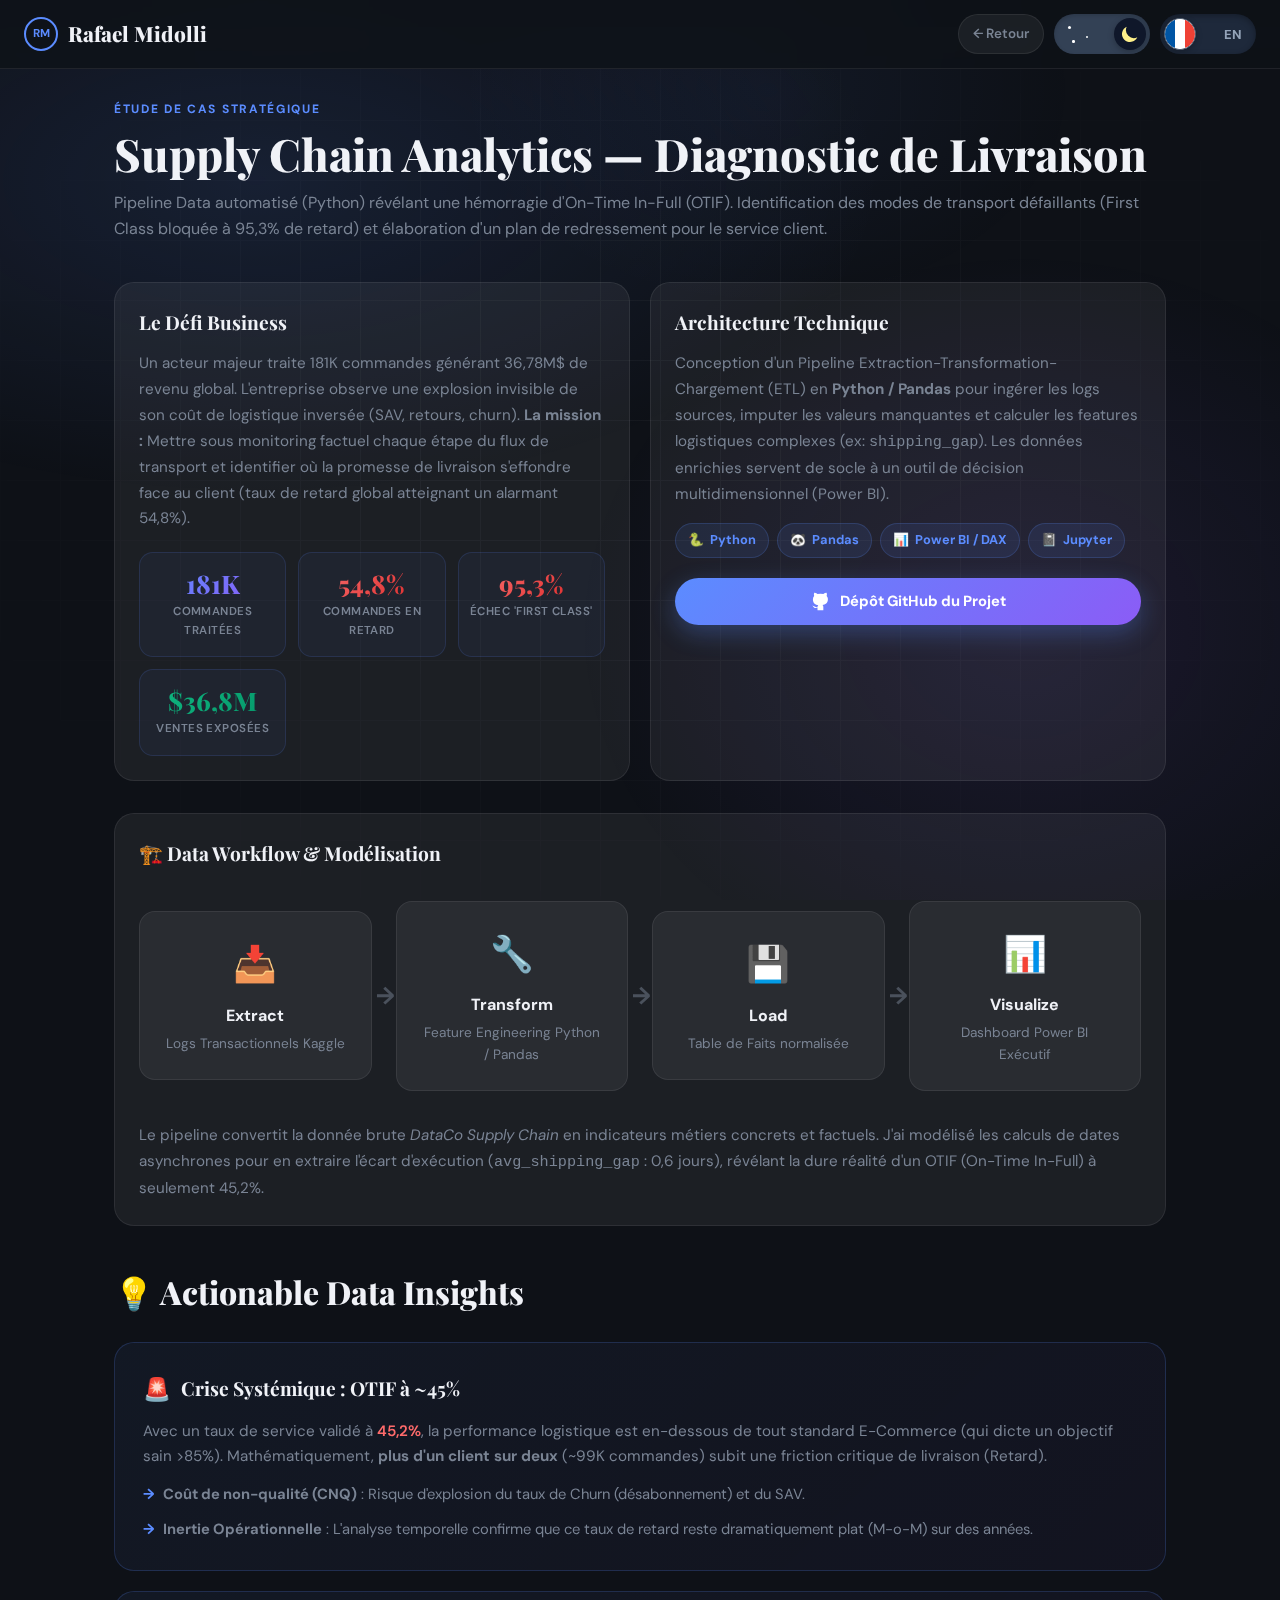
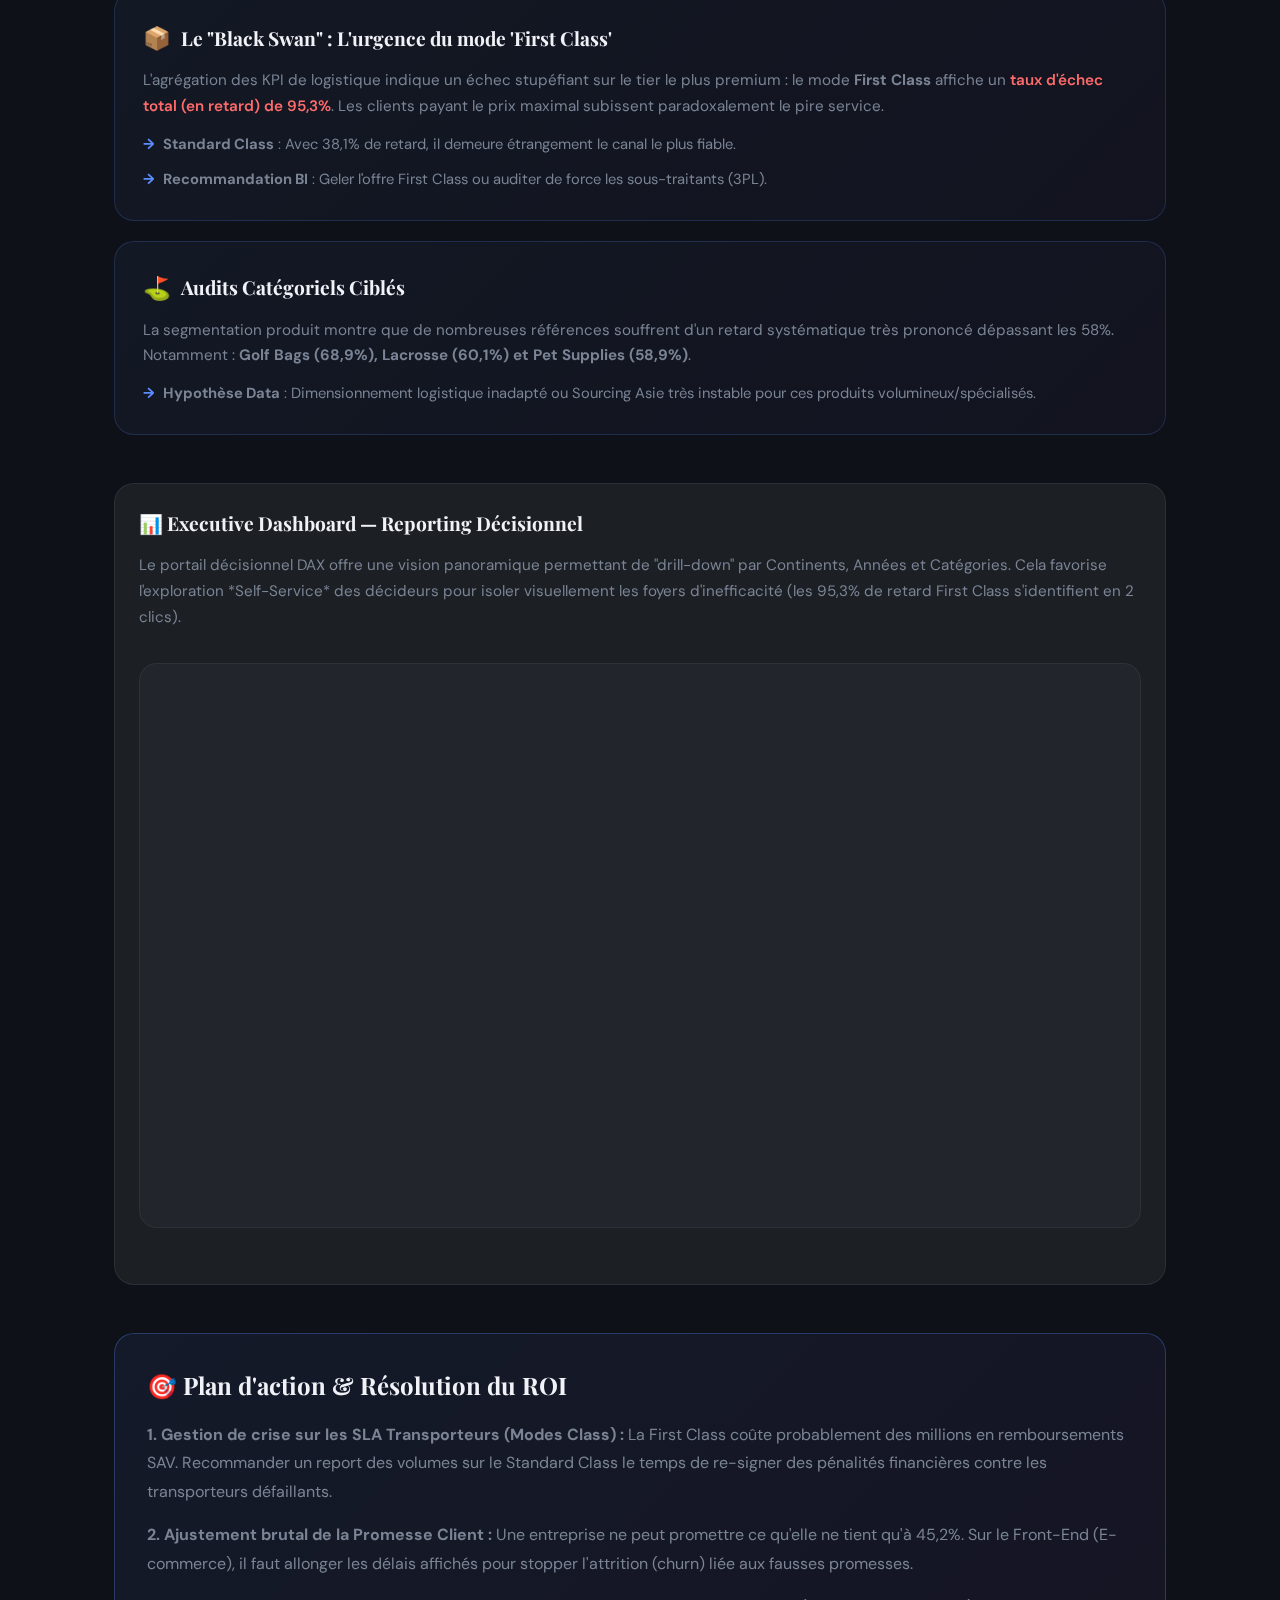
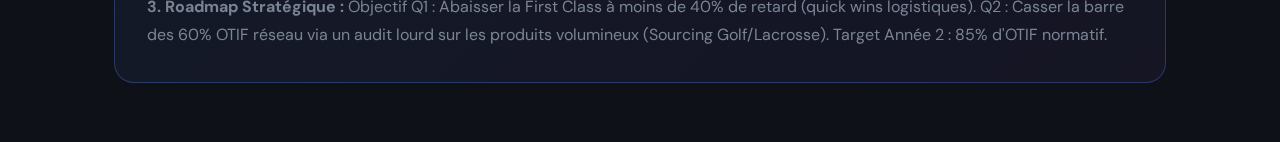
<file: project-supply-chain.html>
<!doctype html>
<html lang="fr" data-theme="dark" data-lang="fr">

<head>
  <meta charset="utf-8" />
  <meta name="viewport" content="width=device-width, initial-scale=1" />
  <meta name="description"
    content="Case study — Supply Chain ETL : Analyse des retards de livraison sur 181K commandes avec 54,8% late rate. Pipeline Python, KPI logistiques, dashboard Power BI. Portfolio Rafael Midolli." />
  <title>Supply Chain Analytics — Case Study</title>
  <meta property="og:title" content="Supply Chain ETL — Delivery Performance" />
  <meta property="og:description"
    content="Pipeline ETL Python, KPI logistiques, 181K commandes, Power BI. Portfolio Rafael Midolli." />
  <meta property="og:type" content="website" />
  <link rel="icon"
    href="data:image/svg+xml,<svg xmlns=%27http://www.w3.org/2000/svg%27 viewBox=%270 0 100 100%27><text y=%27.9em%27 font-size=%2790%27>📊</text></svg>" />
  <link rel="preconnect" href="https://fonts.googleapis.com" />
  <link rel="preconnect" href="https://fonts.gstatic.com" crossorigin />
  <link
    href="https://fonts.googleapis.com/css2?family=Playfair+Display:ital,wght@0,700;0,800;1,700&family=DM+Sans:wght@400;500;600;700&display=swap"
    rel="stylesheet" />
  <link rel="stylesheet" href="assets/css/project.css" />
  <!-- Google Analytics 4 (GA4) -->
  <script async src="https://www.googletagmanager.com/gtag/js?id=G-Z2ST18JFPN"></script>
  <script>
    if (localStorage.getItem('ga_exclude') !== 'true') {
      window.dataLayer = window.dataLayer || [];
      function gtag() { dataLayer.push(arguments); }
      gtag('js', new Date());
      gtag('config', 'G-Z2ST18JFPN');
    } else {
      console.log('GA4 tracking disabled for internal device.');
    }
  </script>
  <!-- End Google Analytics 4 -->
  <style>
    /* Inline specific UI enhancements for this project */
    .metric-value.highlight {
      background: linear-gradient(135deg, #FF6B6B, #FF8E53);
      -webkit-background-clip: text;
      -webkit-text-fill-color: transparent;
    }

    .metric-value.success {
      background: linear-gradient(135deg, #10B981, #059669);
      -webkit-background-clip: text;
      -webkit-text-fill-color: transparent;
    }

    .metric-value.warning {
      background: linear-gradient(135deg, #F87171, #DC2626);
      -webkit-background-clip: text;
      -webkit-text-fill-color: transparent;
      color: transparent;
    }

    .insight-card {
      transition: transform 0.3s ease, box-shadow 0.3s ease, border-color 0.3s ease;
      cursor: default;
    }

    .insight-card:hover {
      transform: translateY(-5px);
      box-shadow: 0 15px 35px rgba(0, 0, 0, 0.2);
    }

    :root[data-theme="dark"] .insight-card:hover {
      border-color: rgba(91, 140, 255, 0.4);
      box-shadow: 0 15px 35px rgba(91, 140, 255, 0.1);
    }

    .architecture-flow {
      display: flex;
      flex-wrap: wrap;
      gap: 1.5rem;
      align-items: center;
      justify-content: space-between;
      margin: 2rem 0;
    }

    .arch-step {
      flex: 1;
      min-width: 140px;
      text-align: center;
      padding: 1.5rem;
      background: var(--surface);
      border: 1px solid var(--border);
      border-radius: 16px;
      transition: all 0.3s ease;
      position: relative;
    }

    .arch-step:hover {
      transform: translateY(-5px);
      border-color: var(--accent);
      background: var(--surface-hover);
    }

    .arch-step:not(:last-child)::after {
      content: '→';
      position: absolute;
      right: -24px;
      top: 50%;
      transform: translateY(-50%);
      font-size: 1.5rem;
      color: var(--text-muted);
      opacity: 0.5;
    }

    @media (max-width: 768px) {
      .arch-step:not(:last-child)::after {
        content: '↓';
        right: 50%;
        bottom: -24px;
        top: auto;
        transform: translateX(50%);
      }

      .architecture-flow {
        flex-direction: column;
      }
    }

    .arch-icon {
      font-size: 2.2rem;
      margin-bottom: 10px;
    }

    .arch-title {
      font-weight: 700;
      color: var(--text);
      margin-bottom: 5px;
    }

    .arch-desc {
      font-size: 0.85rem;
      color: var(--text-muted);
    }
  </style>
</head>

<body>
  <div class="bg-mesh" aria-hidden="true"></div>
  <div class="bg-grid" aria-hidden="true"></div>

  <nav class="nav">
    <a href="index.html" class="logo">
      <span class="logo-ring">RM</span>
      Rafael Midolli
    </a>
    <div class="nav-right">
      <a href="index.html#projects" class="btn-back">
        <span class="lang-fr">← <span class="back-label">Retour</span></span><span class="lang-en">← <span
            class="back-label">Back</span></span>
      </a>
      <button class="theme-toggle" id="themeToggle" type="button" aria-label="Toggle theme">
        <span id="themeIcon">🌙</span>
      </button>
      <button class="lang-toggle" id="langToggle" type="button" aria-label="Toggle language">
        <span id="langIcon">FR</span>
      </button>
    </div>
  </nav>

  <main class="main">
    <header class="case-header">
      <div class="case-label">
        <span class="lang-fr">Étude de cas Stratégique</span>
        <span class="lang-en">Strategic Case Study</span>
      </div>
      <h1 class="case-title">
        <span class="lang-fr">Supply Chain Analytics — Diagnostic de Livraison</span>
        <span class="lang-en">Supply Chain Analytics — Delivery Diagnostics</span>
      </h1>
      <p class="case-subtitle">
        <span class="lang-fr">
          Pipeline Data automatisé (Python) révélant une hémorragie d'On-Time In-Full (OTIF). Identification des modes
          de transport défaillants (First Class bloquée à 95,3% de retard) et élaboration d'un plan de redressement pour
          le service client.
        </span>
        <span class="lang-en">
          Automated Data Pipeline (Python) uncovering severe On-Time In-Full (OTIF) bleeding. Identification of failed
          carrier layers (First Class stuck at 95.3% late) and formulation of a turnaround plan to rescue customer
          service.
        </span>
      </p>
    </header>

    <div class="info-grid">
      <div class="card">
        <h3>
          <span class="lang-fr">Le Défi Business</span>
          <span class="lang-en">The Business Challenge</span>
        </h3>
        <p>
          <span class="lang-fr">
            Un acteur majeur traite 181K commandes générant 36,78M$ de revenu global. L'entreprise observe une explosion
            invisible de son coût de logistique inversée (SAV, retours, churn). <strong>La mission :</strong> Mettre
            sous monitoring factuel chaque étape du flux de transport et identifier où la promesse de livraison
            s'effondre face au client (taux de retard global atteignant un alarmant 54,8%).
          </span>
          <span class="lang-en">
            A key player processes 181K orders driving $36.78M in gross revenue but suffers an invisible explosion in
            reverse logistics costs (customer service, returns, churn). <strong>The mission:</strong> Factually monitor
            every step of the transit flow and isolate exactly where the delivery promise collapses (overall late rate
            spiking to an alarming 54.8%).
          </span>
        </p>

        <div class="metrics-mini">
          <div class="metric-mini">
            <div class="metric-value">181K</div>
            <div class="metric-label">
              <span class="lang-fr">Commandes Traitées</span>
              <span class="lang-en">Processed Orders</span>
            </div>
          </div>
          <div class="metric-mini">
            <div class="metric-value warning">54,8%</div>
            <div class="metric-label">
              <span class="lang-fr">Commandes en Retard</span>
              <span class="lang-en">Late Orders Rate</span>
            </div>
          </div>
          <div class="metric-mini">
            <div class="metric-value warning">95,3%</div>
            <div class="metric-label">
              <span class="lang-fr">Échec 'First Class'</span>
              <span class="lang-en">'First Class' Failure</span>
            </div>
          </div>
          <div class="metric-mini">
            <div class="metric-value success">$36,8M</div>
            <div class="metric-label">
              <span class="lang-fr">Ventes Exposées</span>
              <span class="lang-en">Exposed Sales</span>
            </div>
          </div>
        </div>
      </div>

      <div class="card">
        <h3>
          <span class="lang-fr">Architecture Technique</span>
          <span class="lang-en">Technical Architecture</span>
        </h3>
        <p>
          <span class="lang-fr">
            Conception d'un Pipeline Extraction-Transformation-Chargement (ETL) en <strong>Python / Pandas</strong> pour
            ingérer les logs sources, imputer les valeurs manquantes et calculer les features logistiques complexes (ex:
            <code>shipping_gap</code>). Les données enrichies servent de socle à un outil de décision multidimensionnel
            (Power BI).
          </span>
          <span class="lang-en">
            Design of an Extract-Transform-Load (ETL) pipeline in <strong>Python / Pandas</strong> to ingest raw logs,
            impute missing values, and engineer complex logic features (e.g., <code>shipping_gap</code>). The engineered
            semantic layer acts as the foundation for a multidimensional decision tool (Power BI).
          </span>
        </p>
        <div class="tech-stack">
          <span class="tech-tag"><span>🐍</span> Python</span>
          <span class="tech-tag"><span>🐼</span> Pandas</span>
          <span class="tech-tag"><span>📊</span> Power BI / DAX</span>
          <span class="tech-tag"><span>📓</span> Jupyter</span>
        </div>
        <a href="https://github.com/R-midolli/supply_chain_analytics" target="_blank" rel="noopener" class="btn-github">
          <svg class="github-icon" viewBox="0 0 24 24">
            <path
              d="M9 19c-5 1.5-5-2.5-7-3m14 6v-3.87a3.37 3.37 0 0 0-.94-2.61c3.14-.35 6.44-1.54 6.44-7A5.44 5.44 0 0 0 20 4.77 5.07 5.07 0 0 0 19.91 1S18.73.65 16 2.48a13.38 13.38 0 0 0-7 0C6.27.65 5.09 1 5.09 1A5.07 5.07 0 0 0 5 4.77a5.44 5.44 0 0 0-1.5 3.78c0 5.42 3.3 6.61 6.44 7A3.37 3.37 0 0 0 9 18.13V22" />
          </svg>
          <span class="lang-fr">Dépôt GitHub du Projet</span>
          <span class="lang-en">View GitHub Repository</span>
        </a>
      </div>
    </div>

    <!-- SEÇÃO: ARQUITETURA ETL -->
    <section class="card">
      <h3>
        <span class="lang-fr">🏗️ Data Workflow & Modélisation</span>
        <span class="lang-en">🏗️ Data Workflow & Modeling</span>
      </h3>
      <div class="architecture-flow">
        <div class="arch-step">
          <div class="arch-icon">📥</div>
          <div class="arch-title">Extract</div>
          <div class="arch-desc">
            <span class="lang-fr">Logs Transactionnels Kaggle</span>
            <span class="lang-en">Kaggle Transaction Logs</span>
          </div>
        </div>
        <div class="arch-step">
          <div class="arch-icon">🔧</div>
          <div class="arch-title">Transform</div>
          <div class="arch-desc">
            <span class="lang-fr">Feature Engineering Python / Pandas</span>
            <span class="lang-en">Python / Pandas Feature Engineering</span>
          </div>
        </div>
        <div class="arch-step">
          <div class="arch-icon">💾</div>
          <div class="arch-title">Load</div>
          <div class="arch-desc">
            <span class="lang-fr">Table de Faits normalisée</span>
            <span class="lang-en">Normalized Fact Table</span>
          </div>
        </div>
        <div class="arch-step">
          <div class="arch-icon">📊</div>
          <div class="arch-title">Visualize</div>
          <div class="arch-desc">
            <span class="lang-fr">Dashboard Power BI Exécutif</span>
            <span class="lang-en">Executive Power BI Dashboard</span>
          </div>
        </div>
      </div>
      <p>
        <span class="lang-fr">
          Le pipeline convertit la donnée brute <em>DataCo Supply Chain</em> en indicateurs métiers concrets et
          factuels. J'ai modélisé les calculs de dates asynchrones pour en extraire l'écart d'exécution
          (<code>avg_shipping_gap</code> : 0,6 jours), révélant la dure réalité d'un OTIF (On-Time In-Full) à seulement
          45,2%.
        </span>
        <span class="lang-en">
          The pipeline transforms the raw <em>DataCo Supply Chain</em> dataset into bold, factual business intelligence.
          I modeled asynchronous date logic to extract true operational variance (<code>avg_shipping_gap</code>: 0.6
          days), uncovering the harsh reality of an On-Time In-Full (OTIF) rate sitting at merely 45.2%.
        </span>
      </p>
    </section>

    <!-- SEÇÃO: INSIGHTS -->
    <section class="insights-section">
      <h2 class="case-title" style="font-size:2rem;margin-bottom:32px">
        <span class="lang-fr">💡 Actionable Data Insights</span>
        <span class="lang-en">💡 Actionable Data Insights</span>
      </h2>

      <div class="insight-card">
        <h4>
          <span class="insight-icon">🚨</span>
          <span>
            <span class="lang-fr">Crise Systémique : OTIF à ~45%</span>
            <span class="lang-en">Systemic Crisis: ~45% OTIF Rate</span>
          </span>
        </h4>
        <div class="insight-content">
          <p>
            <span class="lang-fr">
              Avec un taux de service validé à <span class="insight-highlight warning">45,2%</span>, la performance
              logistique est en-dessous de tout standard E-Commerce (qui dicte un objectif sain >85%). Mathématiquement,
              <strong>plus d'un client sur deux</strong> (~99K commandes) subit une friction critique de livraison
              (Retard).
            </span>
            <span class="lang-en">
              With a validated service level index at <span class="insight-highlight warning">45.2%</span>, operational
              performance is wholly outside acceptable E-Commerce benchmarks (usually targeting >85%). Mathematically,
              <strong>over one in two customers</strong> (roughly 99K orders) experiences a critical friction point:
              Late Delivery.
            </span>
          </p>
          <div class="insight-list">
            <div class="insight-item">
              <span class="lang-fr"><strong>Coût de non-qualité (CNQ)</strong> : Risque d'explosion du taux de Churn
                (désabonnement) et du SAV.</span>
              <span class="lang-en"><strong>Cost of Poor Quality (COPQ)</strong>: Severe risk of compounding Churn and
                customer service meltdown.</span>
            </div>
            <div class="insight-item">
              <span class="lang-fr"><strong>Inertie Opérationnelle</strong> : L'analyse temporelle confirme que ce taux
                de retard reste dramatiquement plat (M-o-M) sur des années.</span>
              <span class="lang-en"><strong>Operational Inertia</strong>: Time-series analysis confirms this late rate
                is dramatically flat (M-o-M) over years, suggesting inaction.</span>
            </div>
          </div>
        </div>
      </div>

      <div class="insight-card">
        <h4>
          <span class="insight-icon">📦</span>
          <span>
            <span class="lang-fr">Le "Black Swan" : L'urgence du mode 'First Class'</span>
            <span class="lang-en">The "Black Swan": 'First Class' Urgent Failure</span>
          </span>
        </h4>
        <div class="insight-content">
          <p>
            <span class="lang-fr">
              L'agrégation des KPI de logistique indique un échec stupéfiant sur le tier le plus premium : le mode
              <strong>First Class</strong> affiche un <span class="insight-highlight warning">taux d'échec total (en
                retard) de 95,3%</span>. Les clients payant le prix maximal subissent paradoxalement le pire service.
            </span>
            <span class="lang-en">
              Logistics KPI aggregation points down to a staggering execution failure on the highest-priced tier: the
              <strong>First Class</strong> mode displays an <span class="insight-highlight warning">absolute failure
                rate (late) of 95.3%</span>. Clients paying top-dollar are paradoxically handed the worst SLAs.
            </span>
          </p>
          <div class="insight-list">
            <div class="insight-item">
              <span class="lang-fr"><strong>Standard Class</strong> : Avec 38,1% de retard, il demeure étrangement le
                canal le plus fiable.</span>
              <span class="lang-en"><strong>Standard Class</strong>: Sitting at 38.1% late, it ironically remains the
                most robust channel.</span>
            </div>
            <div class="insight-item">
              <span class="lang-fr"><strong>Recommandation BI</strong> : Geler l'offre First Class ou auditer de force
                les sous-traitants (3PL).</span>
              <span class="lang-en"><strong>BI Recommendation</strong>: Freeze the First Class offering or enforce
                immediate Third-Party Logistics (3PL) forensic audits.</span>
            </div>
          </div>
        </div>
      </div>

      <div class="insight-card">
        <h4>
          <span class="insight-icon">⛳</span>
          <span>
            <span class="lang-fr">Audits Catégoriels Ciblés</span>
            <span class="lang-en">Targeted Categorical Audits</span>
          </span>
        </h4>
        <div class="insight-content">
          <p>
            <span class="lang-fr">
              La segmentation produit montre que de nombreuses références souffrent d'un retard systématique très
              prononcé dépassant les 58%. Notamment : <strong>Golf Bags (68,9%), Lacrosse (60,1%) et Pet Supplies
                (58,9%)</strong>.
            </span>
            <span class="lang-en">
              Product segmentation demonstrates that many high-ticket or niche SKU lines suffer an extreme systematic
              lag surpassing 58%. Most notably: <strong>Golf Bags (68.9%), Lacrosse (60.1%), and Pet Supplies
                (58.9%)</strong>.
            </span>
          </p>
          <div class="insight-list">
            <div class="insight-item">
              <span class="lang-fr"><strong>Hypothèse Data</strong> : Dimensionnement logistique inadapté ou Sourcing
                Asie très instable pour ces produits volumineux/spécialisés.</span>
              <span class="lang-en"><strong>Data Hypothesis</strong>: Inadequate volumetric logistics planning, or
                highly unstable Asian sourcing for these oversized/specialized products.</span>
            </div>
          </div>
        </div>
      </div>
    </section>

    <!-- SEÇÃO: DASHBOARD -->
    <section class="card">
      <h3>
        <span class="lang-fr">📊 Executive Dashboard — Reporting Décisionnel</span>
        <span class="lang-en">📊 Executive Dashboard — Decision Reporting</span>
      </h3>
      <p>
        <span class="lang-fr">
          Le portail décisionnel DAX offre une vision panoramique permettant de "drill-down" par Continents, Années et
          Catégories. Cela favorise l'exploration *Self-Service* des décideurs pour isoler visuellement les foyers
          d'inefficacité (les 95,3% de retard First Class s'identifient en 2 clics).
        </span>
        <span class="lang-en">
          The DAX-powered decision portal offers a panoramic lens to dynamically "drill down" across Continents, Years,
          and SKUs. This enforces *Self-Service* BI, allowing stakeholders to visually isolate inefficiency hotbeds (the
          95.3% First Class failure rate is reachable within 2 clicks).
        </span>
      </p>

      <div class="embed-responsive">
        <iframe title="Supply Chain Analytics"
          src="https://app.powerbi.com/view?r=eyJrIjoiN2FmNWZjNTktMTc4Yi00YzJjLWI2ZDctYTUxOGNlMjg1MWQyIiwidCI6IjdlOTNlMjg2LWIyOWEtNDQ1NC1hNDFhLWU4NDE5ZWM5ZGViNSJ9"
          frameborder="0" allowFullScreen="true">
        </iframe>
      </div>
    </section>

    <!-- SEÇÃO: CONCLUSION -->
    <section class="conclusion conclusion--highlight">
      <h3>
        <span class="lang-fr">🎯 Plan d'action & Résolution du ROI</span>
        <span class="lang-en">🎯 Action Plan & ROI Resolution</span>
      </h3>
      <p>
        <span class="lang-fr">
          <strong>1. Gestion de crise sur les SLA Transporteurs (Modes Class) :</strong> La First Class coûte
          probablement des millions en remboursements SAV. Recommander un report des volumes sur le Standard Class le
          temps de re-signer des pénalités financières contre les transporteurs défaillants.
        </span>
        <span class="lang-en">
          <strong>1. Carrier SLA Crisis Management (Class Modes):</strong> First Class is likely burning millions in
          unrecorded customer service refunds. Immediate cap and shift of volumes toward Standard Class logistics should
          be enforced until new financial penalty clauses are negotiated against failing carriers.
        </span>
      </p>
      <p>
        <span class="lang-fr">
          <strong>2. Ajustement brutal de la Promesse Client :</strong> Une entreprise ne peut promettre ce qu'elle ne
          tient qu'à 45,2%. Sur le Front-End (E-commerce), il faut allonger les délais affichés pour stopper l'attrition
          (churn) liée aux fausses promesses.
        </span>
        <span class="lang-en">
          <strong>2. Brutal Adjustment of the Customer Promise:</strong> An enterprise cannot promise what it only
          honors 45.2% of the time. Front-End (E-commerce UI) delivery ETAs must be forcefully extended to halt the
          massive attrition (churn) linked to unkept promises.
        </span>
      </p>
      <p>
        <span class="lang-fr">
          <strong>3. Roadmap Stratégique :</strong> Objectif Q1 : Abaisser la First Class à moins de 40% de retard
          (quick wins logistiques). Q2 : Casser la barre des 60% OTIF réseau via un audit lourd sur les produits
          volumineux (Sourcing Golf/Lacrosse). Target Année 2 : 85% d'OTIF normatif.
        </span>
        <span class="lang-en">
          <strong>3. Strategic Turnaround Roadmap:</strong> Q1 Goal: Crash First Class failure rates below 40%
          (logistical quick wins). Q2 Goal: Breach the 60% network OTIF ceiling by severely auditing bulky SKU
          operations (Golf/Lacrosse Sourcing). Year 2 Target: Benchmarked 85% OTIF.
        </span>
      </p>
    </section>

  </main>

  <script src="assets/js/shared.js"></script>

  <!-- Midolli-AI Widget
  <link rel="stylesheet" href="assets/midolli-widget.css">
  <script src="assets/midolli-widget.js"></script>
  <script>
    document.addEventListener('DOMContentLoaded', function () {
      MidolliAI.init({
        apiUrl: 'https://midolli-ai.onrender.com',
        lang: document.documentElement.dataset.lang || 'fr',
        theme: document.documentElement.dataset.theme || 'dark'
      });
    });
  </script>
  -->
</body>

</html>
</file>
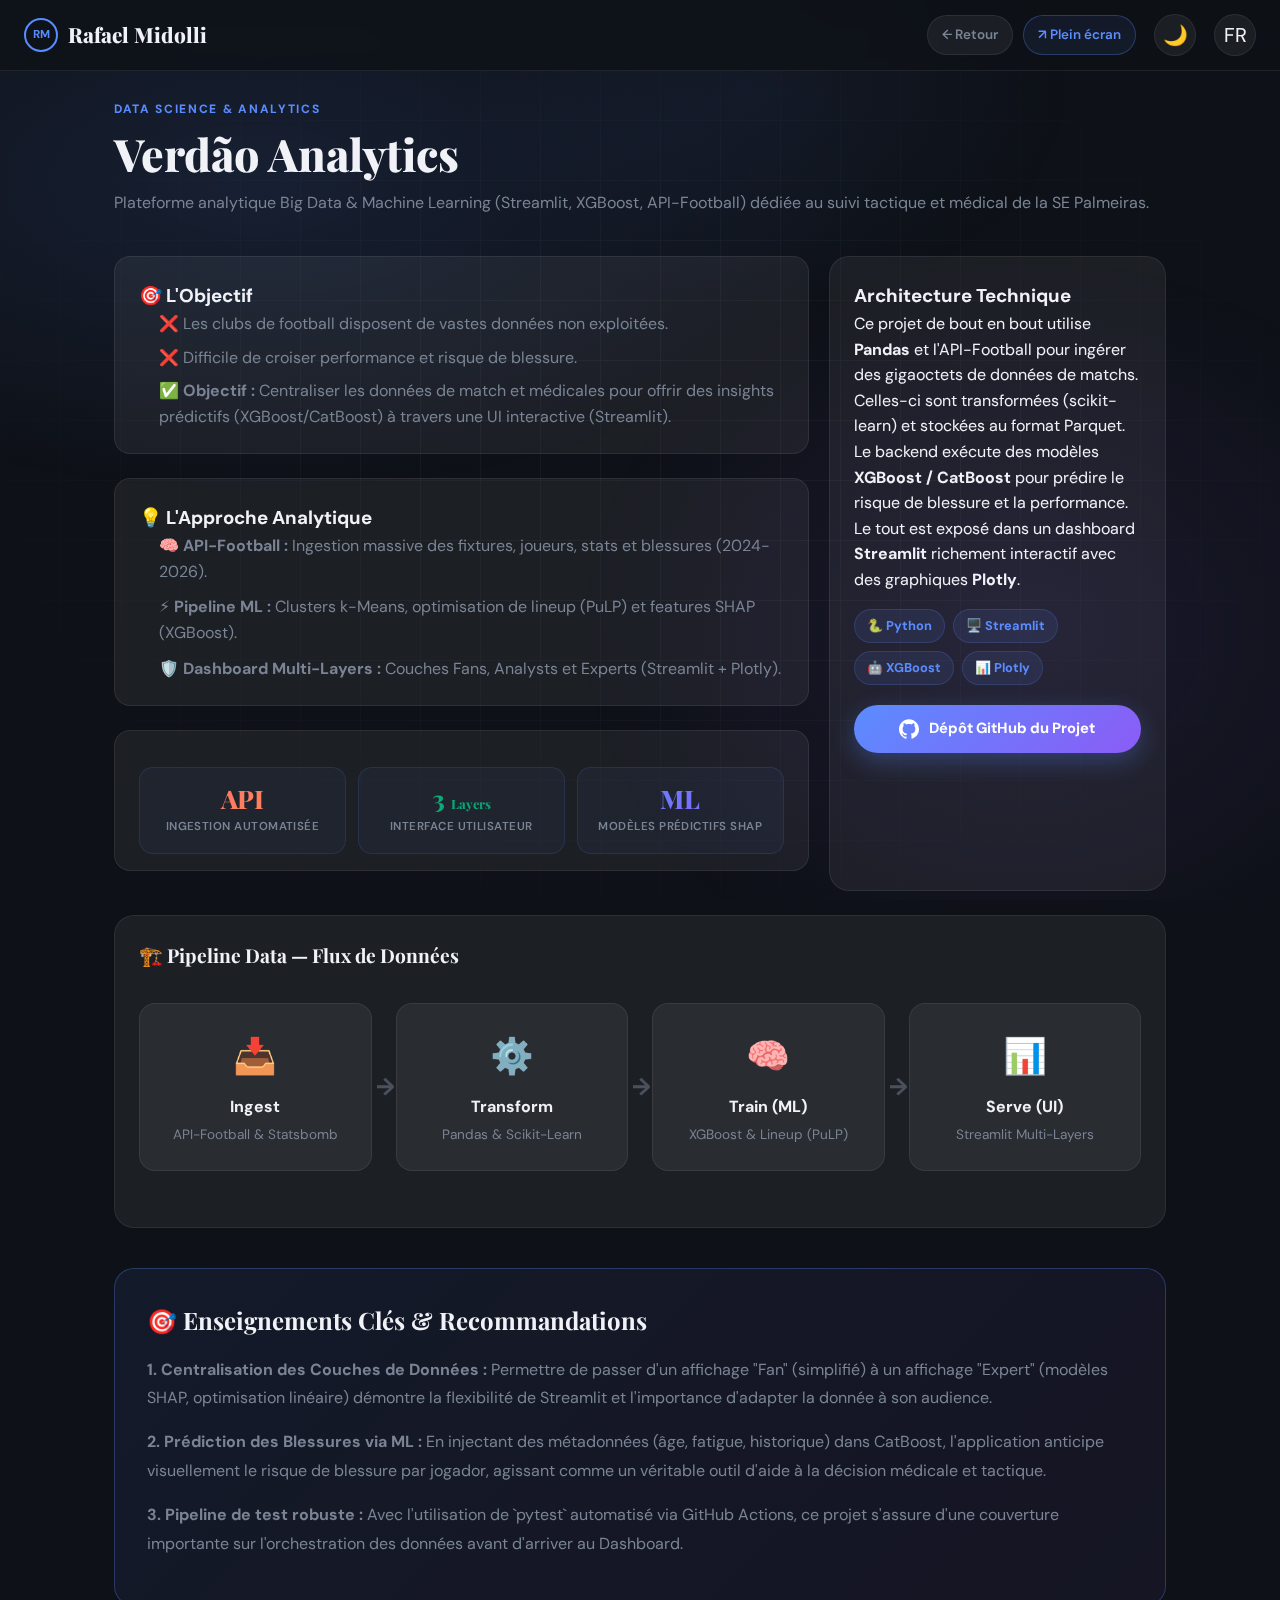
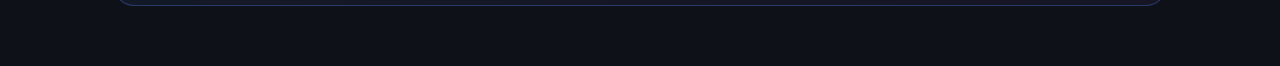
<file: project-verdao-analytics.html>
<!doctype html>
<html lang="fr" data-theme="dark" data-lang="fr">

<head>
  <meta charset="utf-8" />
  <meta name="viewport" content="width=device-width, initial-scale=1" />
  <meta name="description"
    content="Case study — Verdão Analytics: SE Palmeiras Squad Performance & Injury Prediction. Portfolio Rafael Midolli." />
  <title>Verdão Analytics | Football Data Portfolio</title>
  <meta property="og:title" content="Verdão Analytics | Football Data Portfolio" />
  <meta property="og:description"
    content="Big Data platform analyzing SE Palmeiras performance and injury risks using XGBoost and CatBoost. Portfolio Rafael Midolli." />
  <meta property="og:type" content="website" />
  <link rel="icon"
    href="data:image/svg+xml,<svg xmlns=%27http://www.w3.org/2000/svg%27 viewBox=%270 0 100 100%27><text y=%27.9em%27 font-size=%2790%27>⚽</text></svg>" />
  <link rel="preconnect" href="https://fonts.googleapis.com" />
  <link rel="preconnect" href="https://fonts.gstatic.com" crossorigin />
  <link
    href="https://fonts.googleapis.com/css2?family=Playfair+Display:ital,wght@0,700;0,800;1,700&family=DM+Sans:wght@400;500;600;700&display=swap"
    rel="stylesheet" />
  <link rel="stylesheet" href="assets/css/project.css" />
  <!-- Google Analytics 4 (GA4) -->
  <script async src="https://www.googletagmanager.com/gtag/js?id=G-Z2ST18JFPN"></script>
  <script>
    if (localStorage.getItem('ga_exclude') !== 'true') {
      window.dataLayer = window.dataLayer || [];
      function gtag() { dataLayer.push(arguments); }
      gtag('js', new Date());
      gtag('config', 'G-Z2ST18JFPN');
    } else {
      console.log('GA4 tracking disabled for internal device.');
    }
  </script>
  <!-- End Google Analytics 4 -->
  <style>
    /* Inline specific UI enhancements for this project */
    .metric-value.highlight {
      background: linear-gradient(135deg, #FF6B6B, #FF8E53);
      -webkit-background-clip: text;
      -webkit-text-fill-color: transparent;
    }

    .metric-value.success {
      background: linear-gradient(135deg, #10B981, #059669);
      -webkit-background-clip: text;
      -webkit-text-fill-color: transparent;
    }

    .insight-card {
      transition: transform 0.3s ease, box-shadow 0.3s ease, border-color 0.3s ease;
      cursor: default;
    }

    .insight-card:hover {
      transform: translateY(-5px);
      box-shadow: 0 15px 35px rgba(0, 0, 0, 0.2);
    }

    :root[data-theme="dark"] .insight-card:hover {
      border-color: rgba(91, 140, 255, 0.4);
      box-shadow: 0 15px 35px rgba(91, 140, 255, 0.1);
    }

    .architecture-flow {
      display: flex;
      flex-wrap: wrap;
      gap: 1.5rem;
      align-items: center;
      justify-content: space-between;
      margin: 2rem 0;
    }

    .arch-step {
      flex: 1;
      min-width: 140px;
      text-align: center;
      padding: 1.5rem;
      background: var(--surface);
      border: 1px solid var(--border);
      border-radius: 16px;
      transition: all 0.3s ease;
      position: relative;
    }

    .arch-step:hover {
      transform: translateY(-5px);
      border-color: var(--accent);
      background: var(--surface-hover);
    }

    .arch-step:not(:last-child)::after {
      content: '→';
      position: absolute;
      right: -24px;
      top: 50%;
      transform: translateY(-50%);
      font-size: 1.5rem;
      color: var(--text-muted);
      opacity: 0.5;
    }

    @media (max-width: 768px) {
      .arch-step:not(:last-child)::after {
        content: '↓';
        right: 50%;
        bottom: -24px;
        top: auto;
        transform: translateX(50%);
      }

      .architecture-flow {
        flex-direction: column;
      }
    }

    .arch-icon {
      font-size: 2.2rem;
      margin-bottom: 10px;
    }

    .arch-title {
      font-weight: 700;
      color: var(--text);
      margin-bottom: 5px;
    }

    .arch-desc {
      font-size: 0.85rem;
      color: var(--text-muted);
    }

    /* ── Bento Grid ── */
    .bento-grid {
      display: grid;
      grid-template-columns: repeat(12, 1fr);
      gap: 20px;
      margin-bottom: 40px;
    }

    .bento-item {
      background: var(--surface);
      border: 1px solid var(--border);
      border-radius: 20px;
      padding: 24px;
      transition: transform 0.3s ease, border-color 0.3s ease;
      position: relative;
      overflow: hidden;
    }

    .bento-item:hover {
      transform: translateY(-4px);
      border-color: var(--accent);
    }

    .col-12 {
      grid-column: span 12;
    }

    .col-8 {
      grid-column: span 8;
    }

    .col-7 {
      grid-column: span 7;
    }

    .col-6 {
      grid-column: span 6;
    }

    .col-5 {
      grid-column: span 5;
    }

    .col-4 {
      grid-column: span 4;
    }

    .col-3 {
      grid-column: span 3;
    }

    @media (max-width: 900px) {

      .col-8,
      .col-7,
      .col-6,
      .col-5,
      .col-4,
      .col-3 {
        grid-column: span 12;
      }
    }

    .bento-title {
      font-size: 1.1rem;
      font-weight: 700;
      color: var(--text);
      margin-bottom: 12px;
      display: flex;
      align-items: center;
      gap: 10px;
    }

    .bento-desc {
      font-size: 0.9rem;
      color: var(--text-muted);
      line-height: 1.6;
    }

    .kpi-huge {
      font-size: 2.5rem;
      font-weight: 800;
      line-height: 1;
      margin-top: 10px;
      margin-bottom: 5px;
      transition: color 0.3s;
    }

    /* ── Chart Containers ── */
    .chart-native-container {
      width: 100%;
      border-radius: 12px;
      overflow: hidden;
      background: rgba(0, 0, 0, 0.02);
    }

    :root[data-theme="dark"] .chart-native-container {
      background: rgba(255, 255, 255, 0.01);
    }

    /* ── Tooltips ── */
    .info-tooltip-wrap {
      position: absolute;
      top: 15px;
      left: 20px;
      z-index: 50;
    }

    .info-tooltip-icon {
      display: inline-flex;
      justify-content: center;
      align-items: center;
      width: 24px;
      height: 24px;
      background: rgba(128, 128, 128, 0.15);
      border: 1px solid rgba(128, 128, 128, 0.4);
      border-radius: 50%;
      color: var(--text);
      font-size: 0.95rem;
      font-weight: 800;
      cursor: help;
      transition: all 0.2s cubic-bezier(0.4, 0, 0.2, 1);
      opacity: 1;
    }

    .info-tooltip-icon:hover {
      transform: scale(1.1);
      background: var(--text);
      color: #0f172a;
      border-color: var(--text);
      box-shadow: 0 4px 10px rgba(0, 0, 0, 0.3);
    }

    .info-tooltip-content {
      visibility: hidden;
      opacity: 0;
      position: absolute;
      top: 32px;
      left: 0;
      width: max-content;
      max-width: 320px;
      background: rgba(15, 23, 42, 0.98);
      backdrop-filter: blur(8px);
      border: 1px solid rgba(255, 255, 255, 0.15);
      padding: 14px 18px;
      border-radius: 10px;
      font-size: 0.85rem;
      line-height: 1.5;
      color: #e2e8f0;
      box-shadow: 0 10px 30px rgba(0, 0, 0, 0.5);
      transition: opacity 0.2s, visibility 0.2s;
      z-index: 100;
      pointer-events: none;
    }

    :root[data-theme="light"] .info-tooltip-content {
      background: rgba(255, 255, 255, 0.98);
      border: 1px solid rgba(0, 0, 0, 0.1);
      color: #1e293b;
    }

    .info-tooltip-icon:hover+.info-tooltip-content {
      visibility: visible;
      opacity: 1;
    }

    /* ── Controls ── */
    input[type=range] {
      width: 100%;
      cursor: pointer;
      accent-color: var(--accent);
    }

    .val-display {
      font-weight: bold;
      color: var(--text);
      float: right;
    }

    .category-toggle {
      background: var(--surface);
      color: var(--text-muted);
      border: 1px solid var(--border);
      padding: 8px 18px;
      border-radius: 30px;
      font-family: 'DM Sans', sans-serif;
      font-size: 0.85rem;
      font-weight: 600;
      cursor: pointer;
      transition: all 0.3s cubic-bezier(0.4, 0, 0.2, 1);
      display: flex;
      align-items: center;
      gap: 6px;
    }

    .category-toggle:hover {
      border-color: var(--text);
      color: var(--text);
      transform: translateY(-2px);
    }

    .category-toggle.active {
      background: var(--btn-color, #818cf8);
      color: #fff;
      border-color: transparent;
      box-shadow: 0 4px 14px rgba(0, 0, 0, 0.25);
      transform: translateY(-2px);
    }

    table {
      width: 100%;
      border-collapse: collapse;
      text-align: left;
      font-size: 0.85rem;
    }

    th,
    td {
      padding: 10px 12px;
      border-bottom: 1px solid var(--border);
    }

    th {
      color: var(--text-muted);
      font-weight: 600;
      text-transform: uppercase;
    }

    tr:hover {
      background-color: var(--surface-hover);
    }

    .badge {
      padding: 4px 8px;
      border-radius: 4px;
      font-weight: bold;
      font-size: 0.7rem;
    }

    .badge-High {
      background: rgba(16, 185, 129, 0.2);
      color: #10b981;
    }

    .badge-Mid {
      background: rgba(99, 102, 241, 0.2);
      color: #6366f1;
    }

    .badge-Low {
      background: rgba(244, 63, 94, 0.2);
      color: #f43f5e;
    }
  </style>
</head>

<body>
  <div class="bg-mesh" aria-hidden="true"></div>
  <div class="bg-grid" aria-hidden="true"></div>

  <nav class="nav">
    <a href="index.html#projects" class="logo">
      <span class="logo-ring">RM</span>
      Rafael Midolli
    </a>
    <div class="nav-right">
      <a href="index.html#projects" class="btn-back">
        <span class="lang-fr">← <span class="back-label">Retour</span></span><span class="lang-en">← <span
            class="back-label">Back</span></span>
      </a>
      <a href="reports/demo_churn.html" target="_blank" rel="noopener" class="btn-fullscreen">
        <span class="lang-fr">↗ <span class="fs-label">Plein écran</span></span><span class="lang-en">↗ <span
            class="fs-label">Full&nbsp;screen</span></span>
      </a>
      <button class="theme-toggle" id="themeToggle" type="button" aria-label="Changer de thème">
        <span id="themeIcon">🌙</span>
      </button>
      <button class="lang-toggle" id="langToggle" type="button" aria-label="Changer de langue">
        <span id="langIcon">FR</span>
      </button>
    </div>
  </nav>

  <main class="main">
    <div class="case-header">
      <div class="case-label"><span class="lang-fr">Data Science & Analytics</span><span class="lang-en">Data Science &
          Analytics</span>
      </div>
      <h1 class="case-title"><span class="lang-fr">Verdão Analytics</span><span class="lang-en">Verdão Analytics</span>
      </h1>
      <div class="case-subtitle">
        <span class="lang-fr">Plateforme analytique Big Data & Machine Learning (Streamlit, XGBoost, API-Football)
          dédiée au suivi tactique et médical de la SE Palmeiras.</span>
        <span class="lang-en">Big Data & Machine Learning analytics platform (Streamlit, XGBoost, API-Football)
          dedicated to tactical and medical monitoring for SE Palmeiras.</span>
      </div>
    </div>

    <div class="bento-grid" style="margin-bottom: 24px;">
      <!-- Left Column items -->
      <div class="col-8" style="display: flex; flex-direction: column;">

        <!-- Problem + Approach -->
        <div class="insight-card"
          style="padding: 24px; border: 1px solid var(--border); border-radius: 16px; background: var(--surface); margin-bottom: 24px;">
          <h3>🎯 <span class="lang-fr">L'Objectif</span><span class="lang-en">The Main Goal</span>
          </h3>
          <ul
            style="color: var(--text-muted); line-height: 1.6; padding-left: 20px; list-style-type: none; margin-bottom: 0;">
            <li style="margin-bottom: 8px;">❌ <span class="lang-fr">Les clubs de football disposent de vastes données
                non exploitées.</span><span class="lang-en">Football clubs have vast amounts of untapped data.</span>
            </li>
            <li style="margin-bottom: 8px;">❌ <span class="lang-fr">Difficile de croiser performance et risque de
                blessure.</span><span class="lang-en">Hard to cross-reference performance and injury risks.</span></li>
            <li>✅ <span class="lang-fr"><strong>Objectif :</strong> Centraliser les données de match et médicales pour
                offrir des insights prédictifs (XGBoost/CatBoost) à travers une UI interactive (Streamlit).</span><span
                class="lang-en"><strong>Goal:</strong> Centralize match and medical data to offer predictive insights
                (XGBoost/CatBoost) through an interactive UI (Streamlit).</span></li>
          </ul>
        </div>

        <div class="insight-card"
          style="padding: 24px; border: 1px solid var(--border); border-radius: 16px; background: var(--surface); margin-bottom: 24px;">
          <h3>💡 <span class="lang-fr">L'Approche Analytique</span><span class="lang-en">The Analytical Approach</span>
          </h3>
          <ul
            style="color: var(--text-muted); line-height: 1.6; padding-left: 20px; list-style-type: none; margin-bottom: 0;">
            <li style="margin-bottom: 10px;">🧠 <span class="lang-fr"><strong>API-Football :</strong> Ingestion massive
                des fixtures, joueurs, stats et blessures (2024-2026).</span><span
                class="lang-en"><strong>API-Football:</strong> Massive ingestion of fixtures, players, stats, and
                injuries (2024-2026).</span></li>
            <li style="margin-bottom: 10px;">⚡ <span class="lang-fr"><strong>Pipeline ML :</strong> Clusters k-Means,
                optimisation de lineup (PuLP) et features SHAP (XGBoost).</span><span class="lang-en"><strong>ML
                  Pipeline:</strong> k-Means clusters, lineup optimization (PuLP), and SHAP features (XGBoost).</span>
            </li>
            <li>🛡️ <span class="lang-fr"><strong>Dashboard Multi-Layers :</strong> Couches Fans, Analysts et Experts
                (Streamlit + Plotly).</span><span class="lang-en"><strong>Multi-Layer Dashboard:</strong> Fans,
                Analysts, and Experts layers (Streamlit + Plotly).</span>
            </li>
          </ul>
        </div>
        <!-- Key metrics mini-cards -->
        <div class="insight-card"
          style="padding: 16px 24px; border: 1px solid var(--border); border-radius: 16px; background: var(--surface);">
          <div class="metrics-mini">
            <div class="metric-mini">
              <div class="metric-value highlight">API</div>
              <div class="metric-label">
                <span class="lang-fr">Ingestion automatisée</span>
                <span class="lang-en">Automated Ingestion</span>
              </div>
            </div>
            <div class="metric-mini">
              <div class="metric-value success">3 <span style="font-size:0.5em">Layers</span></div>
              <div class="metric-label">
                <span class="lang-fr">Interface Utilisateur</span>
                <span class="lang-en">User Interface</span>
              </div>
            </div>
            <div class="metric-mini">
              <div class="metric-value" style="color:#a855f7;">ML</div>
              <div class="metric-label">
                <span class="lang-fr">Modèles prédictifs SHAP</span>
                <span class="lang-en">SHAP Predictive Models</span>
              </div>
            </div>
          </div>
        </div>
      </div> <!-- End Left Column -->

      <!-- Tech Stack + GitHub -->
      <div class="bento-item col-4">
        <h3><span class="lang-fr">Architecture Technique</span><span class="lang-en">Technical Architecture</span></h3>
        <p>
          <span class="lang-fr">Ce projet de bout en bout utilise <strong>Pandas</strong> et l'API-Football pour ingérer
            des gigaoctets de données de matchs. Celles-ci sont transformées (scikit-learn) et stockées au format
            Parquet. Le backend exécute des modèles <strong>XGBoost / CatBoost</strong> pour prédire le risque de
            blessure et la performance. Le tout est exposé dans un dashboard <strong>Streamlit</strong> richement
            interactif avec des graphiques <strong>Plotly</strong>.</span>
          <span class="lang-en">This end-to-end project utilizes <strong>Pandas</strong> and API-Football to ingest
            gigabytes of match data. These are transformed (scikit-learn) and saved in Parquet format. The backend runs
            <strong>XGBoost / CatBoost</strong> models predicting injury risk and performance. Everything is showcased
            in a highly interactive <strong>Streamlit</strong> dashboard featuring <strong>Plotly</strong>
            charts.</span>
        </p>
        <div class="tech-stack">
          <span class="tech-tag">🐍 Python</span>
          <span class="tech-tag">🖥️ Streamlit</span>
          <span class="tech-tag">🤖 XGBoost</span>
          <span class="tech-tag">📊 Plotly</span>
        </div>
        <a href="https://github.com/R-midolli/VERDAO-ANALYTICS" target="_blank" rel="noopener" class="btn-github">
          <svg class="github-icon" viewBox="0 0 24 24" xmlns="http://www.w3.org/2000/svg">
            <path
              d="M12 .297c-6.63 0-12 5.373-12 12 0 5.303 3.438 9.8 8.205 11.385.6.113.82-.258.82-.577 0-.285-.01-1.04-.015-2.04-3.338.724-4.042-1.61-4.042-1.61C4.422 18.07 3.633 17.7 3.633 17.7c-1.087-.744.084-.729.084-.729 1.205.084 1.838 1.236 1.838 1.236 1.07 1.835 2.809 1.305 3.495.998.108-.776.419-1.305.763-1.605-2.665-.3-5.466-1.332-5.466-5.93 0-1.31.465-2.38 1.235-3.22-.135-.303-.54-1.523.105-3.176 0 0 1.005-.322 3.3 1.23.96-.267 1.98-.399 3-.405 1.02.006 2.04.138 3 .405 2.28-1.552 3.285-1.23 3.285-1.23.645 1.653.24 2.873.12 3.176.765.84 1.23 1.91 1.23 3.22 0 4.61-2.805 5.625-5.475 5.92.42.36.81 1.096.81 2.22 0 1.606-.015 2.896-.015 3.286 0 .315.21.69.825.57C20.565 22.092 24 17.592 24 12.297c0-6.627-5.373-12-12-12" />
          </svg>
          <span class="lang-fr">Dépôt GitHub du Projet</span>
          <span class="lang-en">View GitHub Repository</span>
        </a>
      </div>
    </div>

    <!-- SEÇÃO: ARQUITETURA -->
    <div class="card">
      <h3>🏗️ <span class="lang-fr">Pipeline Data — Flux de Données</span><span class="lang-en">Data Pipeline — Data
          Flow</span>
      </h3>
      <div class="architecture-flow">
        <div class="arch-step">
          <div class="arch-icon">📥</div>
          <div class="arch-title">Ingest</div>
          <div class="arch-desc">
            <span class="lang-fr">API-Football & Statsbomb</span>
            <span class="lang-en">API-Football & Statsbomb</span>
          </div>
        </div>
        <div class="arch-step">
          <div class="arch-icon">⚙️</div>
          <div class="arch-title">Transform</div>
          <div class="arch-desc">
            <span class="lang-fr">Pandas & Scikit-Learn</span>
            <span class="lang-en">Pandas & Scikit-Learn</span>
          </div>
        </div>
        <div class="arch-step">
          <div class="arch-icon">🧠</div>
          <div class="arch-title">Train (ML)</div>
          <div class="arch-desc">
            <span class="lang-fr">XGBoost & Lineup (PuLP)</span>
            <span class="lang-en">XGBoost & Lineup (PuLP)</span>
          </div>
        </div>
        <div class="arch-step">
          <div class="arch-icon">📊</div>
          <div class="arch-title">Serve (UI)</div>
          <div class="arch-desc">
            <span class="lang-fr">Streamlit Multi-Layers</span>
            <span class="lang-en">Streamlit Multi-Layers</span>
          </div>
        </div>
      </div>
    </div>





    <!-- ═══ Conclusion ═══ -->
    <section class="conclusion conclusion--highlight" style="margin-top: 40px; border-radius: 20px;">
      <h3>
        <span class="lang-fr">🎯 Enseignements Clés & Recommandations</span>
        <span class="lang-en">🎯 Key Takeaways & Recommendations</span>
      </h3>
      <p style="margin-bottom: 15px;">
        <span class="lang-fr"><strong>1. Centralisation des Couches de Données :</strong> Permettre de passer d'un
          affichage "Fan" (simplifié) à un affichage "Expert" (modèles SHAP, optimisation linéaire) démontre la
          flexibilité de Streamlit et l'importance d'adapter la donnée à son audience.</span>
        <span class="lang-en"><strong>1. Centralizing Data Layers:</strong> Allowing the user to seamlessly switch from
          a "Fan" perspective (simplified) to an "Expert" perspective (SHAP models, linear optimization) demonstrates
          the flexibility of Streamlit and adapting data to the audience.</span>
      </p>
      <p style="margin-bottom: 15px;">
        <span class="lang-fr"><strong>2. Prédiction des Blessures via ML :</strong> En injectant des métadonnées (âge,
          fatigue, historique) dans CatBoost, l'application anticipe visuellement le risque de blessure par jogador,
          agissant comme un véritable outil d'aide à la décision médicale et tactique.</span>
        <span class="lang-en"><strong>2. Injury Prediction via ML:</strong> By injecting metadata (age, fatigue,
          history) into CatBoost, the application visually anticipates the injury risk per player, acting as a genuine
          medical and tactical decision-support tool.</span>
      </p>
      <p style="margin-bottom: 15px;">
        <span class="lang-fr"><strong>3. Pipeline de test robuste :</strong> Avec l'utilisation de `pytest` automatisé
          via GitHub Actions, ce projet s'assure d'une couverture importante sur l'orchestration des données avant
          d'arriver au Dashboard.</span>
        <span class="lang-en"><strong>3. Robust Testing Pipeline:</strong> By utilizing automated `pytest` via GitHub
          Actions, this project ensures high test coverage on data orchestration before allowing it into the
          Dashboard.</span>
      </p>
    </section>
  </main>



  <script>
    (function () {
      document.querySelectorAll('.bullets .bullet').forEach(function (b) {
        b.addEventListener('click', function () { b.classList.toggle('active'); });
      });
    })();
  </script>

  <!-- Midolli-AI Widget
  <link rel="stylesheet" href="assets/midolli-widget.css">
  <script src="assets/midolli-widget.js"></script>
  <script>
    document.addEventListener('DOMContentLoaded', function () {
      MidolliAI.init({
        apiUrl: 'https://midolli-ai.onrender.com',
        lang: document.documentElement.dataset.lang || 'fr',
        theme: document.documentElement.dataset.theme || 'dark'
      });
    });
  </script>
  -->
</body>

</html>
</file>
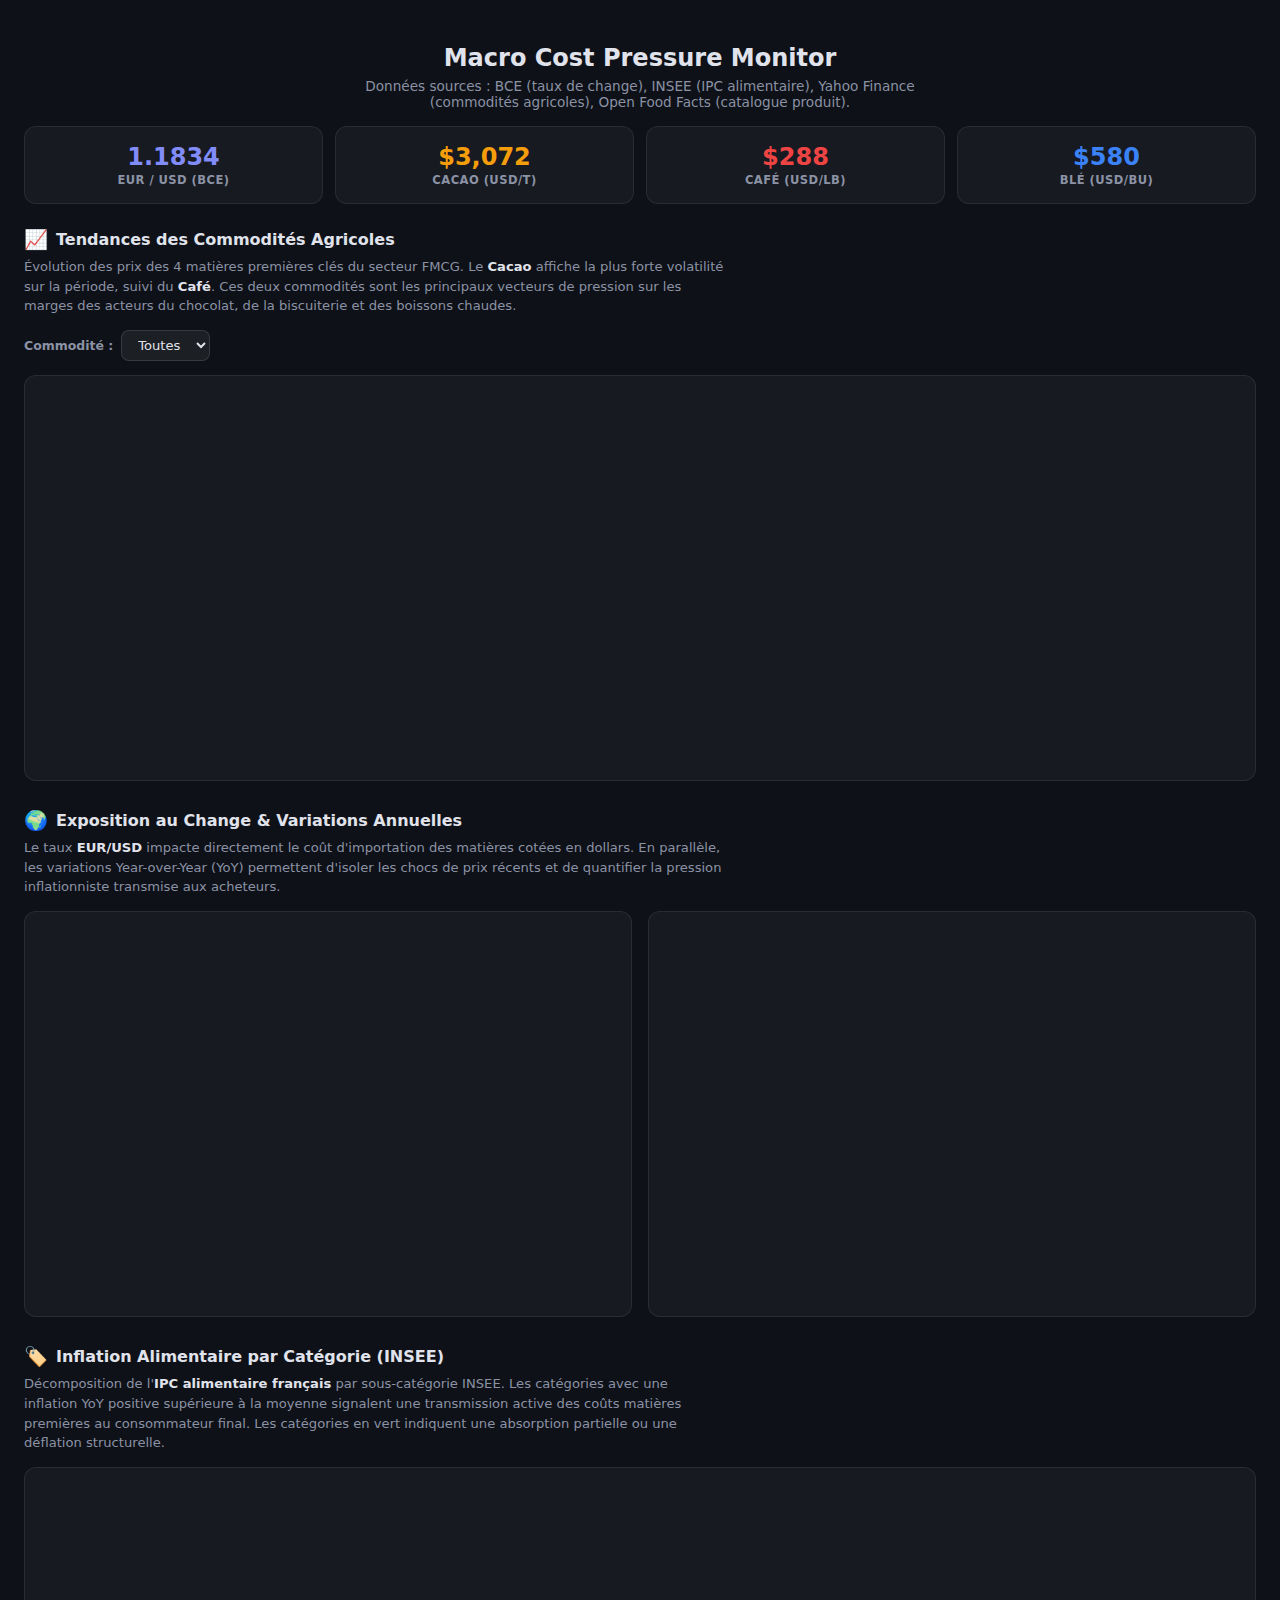
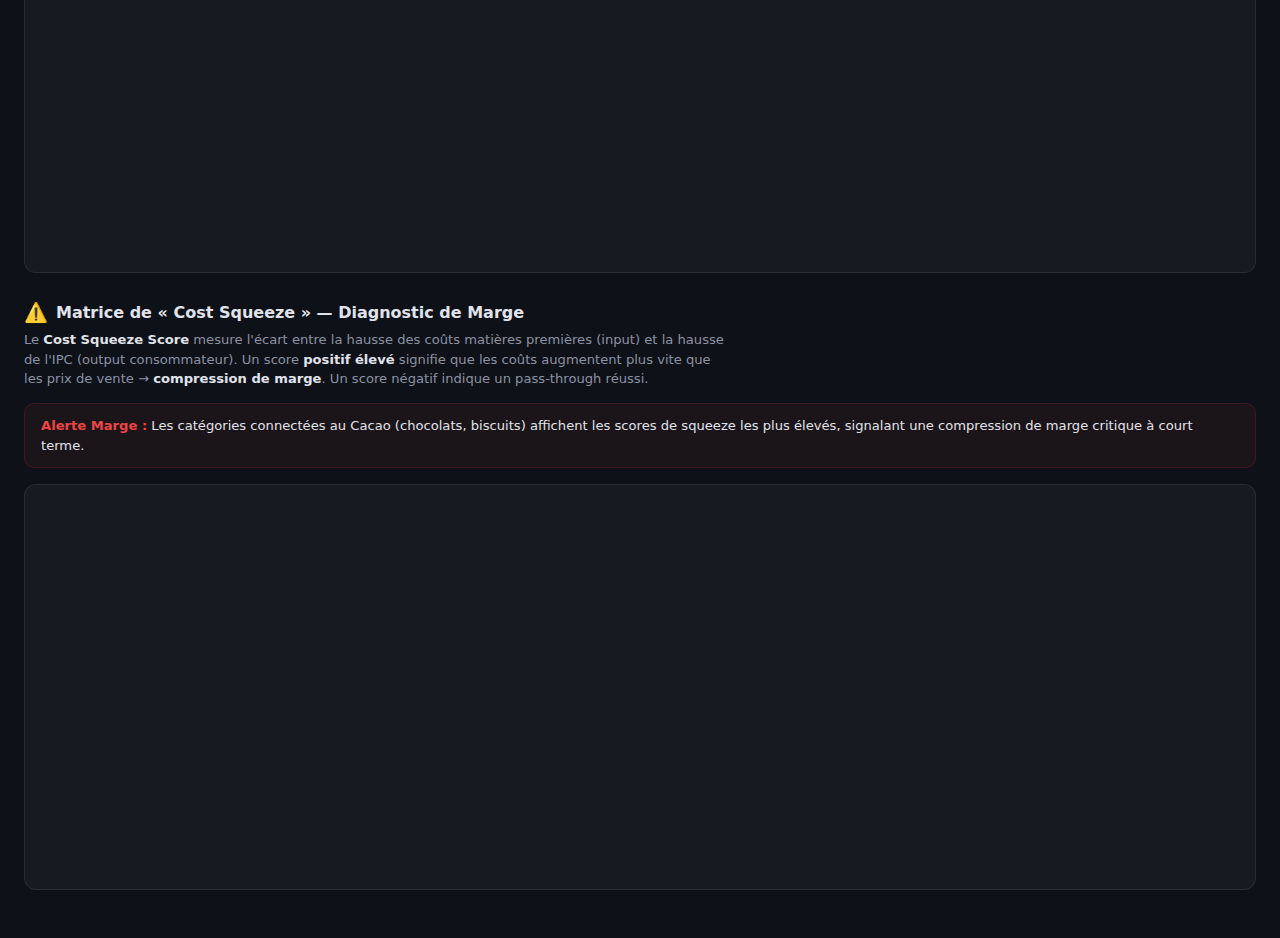
<file: reports/dashboard_fmcg.html>
<!DOCTYPE html>
<html lang="fr"><head>
<meta charset="utf-8"/><meta name="viewport" content="width=device-width,initial-scale=1"/>
<title>FMCG Cost Pressure Monitor — Dashboard</title>
<style>
*{box-sizing:border-box;margin:0;padding:0}
body{background:#0e1117;color:#e0e3eb;font-family:'DM Sans','Segoe UI',system-ui,sans-serif;padding:20px 24px;min-height:100vh}
.d-header{text-align:center;padding:24px 0 16px}
.d-header h1{font-size:1.5rem;font-weight:800;color:#e0e3eb;margin-bottom:6px}
.d-header p{color:#8b92a5;font-size:.85rem;max-width:600px;margin:0 auto}
.kpi-row{display:grid;grid-template-columns:repeat(auto-fit,minmax(160px,1fr));gap:12px;margin-bottom:24px}
.kpi{background:rgba(255,255,255,0.04);border:1px solid rgba(255,255,255,.08);border-radius:12px;padding:16px;text-align:center;transition:transform .2s}
.kpi:hover{transform:translateY(-2px);border-color:rgba(91,140,255,.25)}
.kpi-v{font-size:1.5rem;font-weight:800;margin-bottom:2px}
.kpi-l{font-size:.72rem;color:#8b92a5;font-weight:600;text-transform:uppercase;letter-spacing:.04em}
.kpi-v.c1{color:#f59e0b}.kpi-v.c2{color:#ef4444}.kpi-v.c3{color:#3b82f6}.kpi-v.c4{color:#818cf8}
.section{margin-bottom:28px}
.section-title{font-size:1rem;font-weight:700;color:#e0e3eb;margin-bottom:6px;display:flex;align-items:center;gap:8px}
.section-title .ico{font-size:1.2rem}
.section-desc{font-size:.82rem;color:#8b92a5;line-height:1.5;margin-bottom:14px;max-width:700px}
.section-desc strong{color:#e0e3eb}
.row{display:grid;grid-template-columns:repeat(auto-fit,minmax(420px,1fr));gap:16px}
.chart-card{background:rgba(255,255,255,0.04);border:1px solid rgba(255,255,255,.08);border-radius:12px;padding:12px;overflow:hidden}
.chart-full{background:rgba(255,255,255,0.04);border:1px solid rgba(255,255,255,.08);border-radius:12px;padding:12px;overflow:hidden}
.filter-bar{display:flex;flex-wrap:wrap;gap:8px;align-items:center;margin-bottom:14px}
.filter-bar label{font-size:.78rem;color:#8b92a5;font-weight:600}
.filter-bar select{background:rgba(255,255,255,.06);border:1px solid rgba(255,255,255,.12);color:#e0e3eb;padding:6px 12px;border-radius:8px;font-size:.82rem;font-family:inherit;cursor:pointer;outline:none;transition:border-color .2s}
.filter-bar select:hover{border-color:#5b8cff}
.filter-bar select:focus{border-color:#5b8cff;box-shadow:0 0 0 2px rgba(91,140,255,.15)}
.callout{background:rgba(91,140,255,.06);border:1px solid rgba(91,140,255,.15);border-radius:10px;padding:12px 16px;font-size:.82rem;color:#e0e3eb;line-height:1.5;margin-bottom:16px}
.callout strong{color:#5b8cff}
.callout.warn{background:rgba(239,68,68,.06);border-color:rgba(239,68,68,.15)}
.callout.warn strong{color:#ef4444}
@media(max-width:700px){.row{grid-template-columns:1fr}.kpi-row{grid-template-columns:1fr 1fr}}
</style></head><body>

<div class="d-header">
  <h1>Macro Cost Pressure Monitor</h1>
  <p>Données sources : BCE (taux de change), INSEE (IPC alimentaire), Yahoo Finance (commodités agricoles), Open Food Facts (catalogue produit).</p>
</div>

<div class="kpi-row">
  <div class="kpi"><div class="kpi-v c4">1.1834</div><div class="kpi-l">EUR / USD (BCE)</div></div>
  <div class="kpi"><div class="kpi-v c1">$3,072</div><div class="kpi-l">Cacao (USD/t)</div></div>
  <div class="kpi"><div class="kpi-v c2">$288</div><div class="kpi-l">Café (USD/lb)</div></div>
  <div class="kpi"><div class="kpi-v c3">$580</div><div class="kpi-l">Blé (USD/bu)</div></div>
</div>

<!-- SECTION 1: Commodity Trends -->
<div class="section">
  <div class="section-title"><span class="ico">📈</span> Tendances des Commodités Agricoles</div>
  <div class="section-desc">Évolution des prix des 4 matières premières clés du secteur FMCG. Le <strong>Cacao</strong> affiche la plus forte volatilité sur la période, suivi du <strong>Café</strong>. Ces deux commodités sont les principaux vecteurs de pression sur les marges des acteurs du chocolat, de la biscuiterie et des boissons chaudes.</div>
  <div class="filter-bar">
    <label>Commodité :</label>
    <select id="filterComm" onchange="filterCommodity()">
      <option value="all">Toutes</option>
      <option value="Cocoa">Cacao</option>
      <option value="Coffee">Café</option>
      <option value="Sugar">Sucre</option>
      <option value="Wheat">Blé</option>
    </select>
  </div>
  <div class="chart-card"><div>                        <script type="text/javascript">window.PlotlyConfig = {MathJaxConfig: 'local'};</script>
        <script charset="utf-8" src="https://cdn.plot.ly/plotly-3.3.1.min.js" integrity="sha256-4rD3fugVb/nVJYUv5Ky3v+fYXoouHaBSP20WIJuEiWg=" crossorigin="anonymous"></script>                <div id="chart-commodities" class="plotly-graph-div" style="height:380px; width:100%;"></div>            <script type="text/javascript">                window.PLOTLYENV=window.PLOTLYENV || {};                                if (document.getElementById("chart-commodities")) {                    Plotly.newPlot(                        "chart-commodities",                        [{"hovertemplate":"\u003cb\u003eCocoa\u003c\u002fb\u003e\u003cbr\u003e%{x|%b %Y}\u003cbr\u003e${y:,.0f}\u003cextra\u003e\u003c\u002fextra\u003e","line":{"color":"#f59e0b","width":2.5},"mode":"lines","name":"Cocoa","x":["2023-02-01T00:00:00.000000","2023-03-01T00:00:00.000000","2023-04-01T00:00:00.000000","2023-05-01T00:00:00.000000","2023-06-01T00:00:00.000000","2023-07-01T00:00:00.000000","2023-08-01T00:00:00.000000","2023-10-01T00:00:00.000000","2023-11-01T00:00:00.000000","2023-12-01T00:00:00.000000","2024-01-01T00:00:00.000000","2024-02-01T00:00:00.000000","2024-03-01T00:00:00.000000","2024-04-01T00:00:00.000000","2024-05-01T00:00:00.000000","2024-06-01T00:00:00.000000","2024-07-01T00:00:00.000000","2024-09-01T00:00:00.000000","2024-10-01T00:00:00.000000","2024-12-01T00:00:00.000000","2025-01-01T00:00:00.000000","2025-02-01T00:00:00.000000","2025-03-01T00:00:00.000000","2025-04-01T00:00:00.000000","2025-06-01T00:00:00.000000","2025-07-01T00:00:00.000000","2025-08-01T00:00:00.000000","2025-09-01T00:00:00.000000","2025-10-01T00:00:00.000000","2025-11-01T00:00:00.000000","2025-12-01T00:00:00.000000","2026-02-01T00:00:00.000000"],"y":{"dtype":"f8","bdata":"[base64]"},"type":"scatter"},{"hovertemplate":"\u003cb\u003eCoffee\u003c\u002fb\u003e\u003cbr\u003e%{x|%b %Y}\u003cbr\u003e${y:,.0f}\u003cextra\u003e\u003c\u002fextra\u003e","line":{"color":"#ef4444","width":2.5},"mode":"lines","name":"Coffee","x":["2023-02-01T00:00:00.000000","2023-03-01T00:00:00.000000","2023-04-01T00:00:00.000000","2023-05-01T00:00:00.000000","2023-06-01T00:00:00.000000","2023-07-01T00:00:00.000000","2023-08-01T00:00:00.000000","2023-10-01T00:00:00.000000","2023-11-01T00:00:00.000000","2023-12-01T00:00:00.000000","2024-01-01T00:00:00.000000","2024-02-01T00:00:00.000000","2024-03-01T00:00:00.000000","2024-04-01T00:00:00.000000","2024-05-01T00:00:00.000000","2024-06-01T00:00:00.000000","2024-07-01T00:00:00.000000","2024-09-01T00:00:00.000000","2024-10-01T00:00:00.000000","2024-12-01T00:00:00.000000","2025-01-01T00:00:00.000000","2025-02-01T00:00:00.000000","2025-03-01T00:00:00.000000","2025-04-01T00:00:00.000000","2025-06-01T00:00:00.000000","2025-07-01T00:00:00.000000","2025-08-01T00:00:00.000000","2025-09-01T00:00:00.000000","2025-10-01T00:00:00.000000","2025-11-01T00:00:00.000000","2025-12-01T00:00:00.000000","2026-02-01T00:00:00.000000"],"y":{"dtype":"f8","bdata":"[base64]"},"type":"scatter"},{"hovertemplate":"\u003cb\u003eSugar\u003c\u002fb\u003e\u003cbr\u003e%{x|%b %Y}\u003cbr\u003e${y:,.0f}\u003cextra\u003e\u003c\u002fextra\u003e","line":{"color":"#22c55e","width":2.5},"mode":"lines","name":"Sugar","x":["2023-02-01T00:00:00.000000","2023-03-01T00:00:00.000000","2023-04-01T00:00:00.000000","2023-05-01T00:00:00.000000","2023-06-01T00:00:00.000000","2023-07-01T00:00:00.000000","2023-08-01T00:00:00.000000","2023-09-01T00:00:00.000000","2023-10-01T00:00:00.000000","2023-11-01T00:00:00.000000","2023-12-01T00:00:00.000000","2024-01-01T00:00:00.000000","2024-02-01T00:00:00.000000","2024-03-01T00:00:00.000000","2024-04-01T00:00:00.000000","2024-05-01T00:00:00.000000","2024-06-01T00:00:00.000000","2024-07-01T00:00:00.000000","2024-08-01T00:00:00.000000","2024-09-01T00:00:00.000000","2024-10-01T00:00:00.000000","2024-11-01T00:00:00.000000","2024-12-01T00:00:00.000000","2025-01-01T00:00:00.000000","2025-02-01T00:00:00.000000","2025-03-01T00:00:00.000000","2025-04-01T00:00:00.000000","2025-05-01T00:00:00.000000","2025-06-01T00:00:00.000000","2025-07-01T00:00:00.000000","2025-08-01T00:00:00.000000","2025-09-01T00:00:00.000000","2025-10-01T00:00:00.000000","2025-11-01T00:00:00.000000","2025-12-01T00:00:00.000000","2026-01-01T00:00:00.000000"],"y":{"dtype":"f8","bdata":"AAAAAABANkAAAACgcP06QAAAACBcDzlAAAAAANfjNkAAAAAAKRw4QAAAACBcDzlAAAAAwB5FOkAAAABAChc7QAAAAIA9CjpAAAAA4HqUNEAAAACgRyE4QAAAAOB6lDZAAAAAwB6FNkAAAACAwrUzQAAAAMDMTDJAAAAAIFxPNEAAAADgo\[base64]"},"type":"scatter"},{"hovertemplate":"\u003cb\u003eWheat\u003c\u002fb\u003e\u003cbr\u003e%{x|%b %Y}\u003cbr\u003e${y:,.0f}\u003cextra\u003e\u003c\u002fextra\u003e","line":{"color":"#3b82f6","width":2.5},"mode":"lines","name":"Wheat","x":["2023-02-01T00:00:00.000000","2023-03-01T00:00:00.000000","2023-04-01T00:00:00.000000","2023-05-01T00:00:00.000000","2023-06-01T00:00:00.000000","2023-07-01T00:00:00.000000","2023-08-01T00:00:00.000000","2023-10-01T00:00:00.000000","2023-11-01T00:00:00.000000","2023-12-01T00:00:00.000000","2024-01-01T00:00:00.000000","2024-02-01T00:00:00.000000","2024-03-01T00:00:00.000000","2024-04-01T00:00:00.000000","2024-05-01T00:00:00.000000","2024-06-01T00:00:00.000000","2024-07-01T00:00:00.000000","2024-09-01T00:00:00.000000","2024-10-01T00:00:00.000000","2024-12-01T00:00:00.000000","2025-01-01T00:00:00.000000","2025-02-01T00:00:00.000000","2025-03-01T00:00:00.000000","2025-04-01T00:00:00.000000","2025-06-01T00:00:00.000000","2025-07-01T00:00:00.000000","2025-08-01T00:00:00.000000","2025-09-01T00:00:00.000000","2025-10-01T00:00:00.000000","2025-11-01T00:00:00.000000","2025-12-01T00:00:00.000000","2026-02-01T00:00:00.000000"],"y":{"dtype":"f8","bdata":"[base64]"},"type":"scatter"}],                        {"template":{"data":{"barpolar":[{"marker":{"line":{"color":"rgb(17,17,17)","width":0.5},"pattern":{"fillmode":"overlay","size":10,"solidity":0.2}},"type":"barpolar"}],"bar":[{"error_x":{"color":"#f2f5fa"},"error_y":{"color":"#f2f5fa"},"marker":{"line":{"color":"rgb(17,17,17)","width":0.5},"pattern":{"fillmode":"overlay","size":10,"solidity":0.2}},"type":"bar"}],"carpet":[{"aaxis":{"endlinecolor":"#A2B1C6","gridcolor":"#506784","linecolor":"#506784","minorgridcolor":"#506784","startlinecolor":"#A2B1C6"},"baxis":{"endlinecolor":"#A2B1C6","gridcolor":"#506784","linecolor":"#506784","minorgridcolor":"#506784","startlinecolor":"#A2B1C6"},"type":"carpet"}],"choropleth":[{"colorbar":{"outlinewidth":0,"ticks":""},"type":"choropleth"}],"contourcarpet":[{"colorbar":{"outlinewidth":0,"ticks":""},"type":"contourcarpet"}],"contour":[{"colorbar":{"outlinewidth":0,"ticks":""},"colorscale":[[0.0,"#0d0887"],[0.1111111111111111,"#46039f"],[0.2222222222222222,"#7201a8"],[0.3333333333333333,"#9c179e"],[0.4444444444444444,"#bd3786"],[0.5555555555555556,"#d8576b"],[0.6666666666666666,"#ed7953"],[0.7777777777777778,"#fb9f3a"],[0.8888888888888888,"#fdca26"],[1.0,"#f0f921"]],"type":"contour"}],"heatmap":[{"colorbar":{"outlinewidth":0,"ticks":""},"colorscale":[[0.0,"#0d0887"],[0.1111111111111111,"#46039f"],[0.2222222222222222,"#7201a8"],[0.3333333333333333,"#9c179e"],[0.4444444444444444,"#bd3786"],[0.5555555555555556,"#d8576b"],[0.6666666666666666,"#ed7953"],[0.7777777777777778,"#fb9f3a"],[0.8888888888888888,"#fdca26"],[1.0,"#f0f921"]],"type":"heatmap"}],"histogram2dcontour":[{"colorbar":{"outlinewidth":0,"ticks":""},"colorscale":[[0.0,"#0d0887"],[0.1111111111111111,"#46039f"],[0.2222222222222222,"#7201a8"],[0.3333333333333333,"#9c179e"],[0.4444444444444444,"#bd3786"],[0.5555555555555556,"#d8576b"],[0.6666666666666666,"#ed7953"],[0.7777777777777778,"#fb9f3a"],[0.8888888888888888,"#fdca26"],[1.0,"#f0f921"]],"type":"histogram2dcontour"}],"histogram2d":[{"colorbar":{"outlinewidth":0,"ticks":""},"colorscale":[[0.0,"#0d0887"],[0.1111111111111111,"#46039f"],[0.2222222222222222,"#7201a8"],[0.3333333333333333,"#9c179e"],[0.4444444444444444,"#bd3786"],[0.5555555555555556,"#d8576b"],[0.6666666666666666,"#ed7953"],[0.7777777777777778,"#fb9f3a"],[0.8888888888888888,"#fdca26"],[1.0,"#f0f921"]],"type":"histogram2d"}],"histogram":[{"marker":{"pattern":{"fillmode":"overlay","size":10,"solidity":0.2}},"type":"histogram"}],"mesh3d":[{"colorbar":{"outlinewidth":0,"ticks":""},"type":"mesh3d"}],"parcoords":[{"line":{"colorbar":{"outlinewidth":0,"ticks":""}},"type":"parcoords"}],"pie":[{"automargin":true,"type":"pie"}],"scatter3d":[{"line":{"colorbar":{"outlinewidth":0,"ticks":""}},"marker":{"colorbar":{"outlinewidth":0,"ticks":""}},"type":"scatter3d"}],"scattercarpet":[{"marker":{"colorbar":{"outlinewidth":0,"ticks":""}},"type":"scattercarpet"}],"scattergeo":[{"marker":{"colorbar":{"outlinewidth":0,"ticks":""}},"type":"scattergeo"}],"scattergl":[{"marker":{"line":{"color":"#283442"}},"type":"scattergl"}],"scattermapbox":[{"marker":{"colorbar":{"outlinewidth":0,"ticks":""}},"type":"scattermapbox"}],"scattermap":[{"marker":{"colorbar":{"outlinewidth":0,"ticks":""}},"type":"scattermap"}],"scatterpolargl":[{"marker":{"colorbar":{"outlinewidth":0,"ticks":""}},"type":"scatterpolargl"}],"scatterpolar":[{"marker":{"colorbar":{"outlinewidth":0,"ticks":""}},"type":"scatterpolar"}],"scatter":[{"marker":{"line":{"color":"#283442"}},"type":"scatter"}],"scatterternary":[{"marker":{"colorbar":{"outlinewidth":0,"ticks":""}},"type":"scatterternary"}],"surface":[{"colorbar":{"outlinewidth":0,"ticks":""},"colorscale":[[0.0,"#0d0887"],[0.1111111111111111,"#46039f"],[0.2222222222222222,"#7201a8"],[0.3333333333333333,"#9c179e"],[0.4444444444444444,"#bd3786"],[0.5555555555555556,"#d8576b"],[0.6666666666666666,"#ed7953"],[0.7777777777777778,"#fb9f3a"],[0.8888888888888888,"#fdca26"],[1.0,"#f0f921"]],"type":"surface"}],"table":[{"cells":{"fill":{"color":"#506784"},"line":{"color":"rgb(17,17,17)"}},"header":{"fill":{"color":"#2a3f5f"},"line":{"color":"rgb(17,17,17)"}},"type":"table"}]},"layout":{"annotationdefaults":{"arrowcolor":"#f2f5fa","arrowhead":0,"arrowwidth":1},"autotypenumbers":"strict","coloraxis":{"colorbar":{"outlinewidth":0,"ticks":""}},"colorscale":{"diverging":[[0,"#8e0152"],[0.1,"#c51b7d"],[0.2,"#de77ae"],[0.3,"#f1b6da"],[0.4,"#fde0ef"],[0.5,"#f7f7f7"],[0.6,"#e6f5d0"],[0.7,"#b8e186"],[0.8,"#7fbc41"],[0.9,"#4d9221"],[1,"#276419"]],"sequential":[[0.0,"#0d0887"],[0.1111111111111111,"#46039f"],[0.2222222222222222,"#7201a8"],[0.3333333333333333,"#9c179e"],[0.4444444444444444,"#bd3786"],[0.5555555555555556,"#d8576b"],[0.6666666666666666,"#ed7953"],[0.7777777777777778,"#fb9f3a"],[0.8888888888888888,"#fdca26"],[1.0,"#f0f921"]],"sequentialminus":[[0.0,"#0d0887"],[0.1111111111111111,"#46039f"],[0.2222222222222222,"#7201a8"],[0.3333333333333333,"#9c179e"],[0.4444444444444444,"#bd3786"],[0.5555555555555556,"#d8576b"],[0.6666666666666666,"#ed7953"],[0.7777777777777778,"#fb9f3a"],[0.8888888888888888,"#fdca26"],[1.0,"#f0f921"]]},"colorway":["#636efa","#EF553B","#00cc96","#ab63fa","#FFA15A","#19d3f3","#FF6692","#B6E880","#FF97FF","#FECB52"],"font":{"color":"#f2f5fa"},"geo":{"bgcolor":"rgb(17,17,17)","lakecolor":"rgb(17,17,17)","landcolor":"rgb(17,17,17)","showlakes":true,"showland":true,"subunitcolor":"#506784"},"hoverlabel":{"align":"left"},"hovermode":"closest","mapbox":{"style":"dark"},"paper_bgcolor":"rgb(17,17,17)","plot_bgcolor":"rgb(17,17,17)","polar":{"angularaxis":{"gridcolor":"#506784","linecolor":"#506784","ticks":""},"bgcolor":"rgb(17,17,17)","radialaxis":{"gridcolor":"#506784","linecolor":"#506784","ticks":""}},"scene":{"xaxis":{"backgroundcolor":"rgb(17,17,17)","gridcolor":"#506784","gridwidth":2,"linecolor":"#506784","showbackground":true,"ticks":"","zerolinecolor":"#C8D4E3"},"yaxis":{"backgroundcolor":"rgb(17,17,17)","gridcolor":"#506784","gridwidth":2,"linecolor":"#506784","showbackground":true,"ticks":"","zerolinecolor":"#C8D4E3"},"zaxis":{"backgroundcolor":"rgb(17,17,17)","gridcolor":"#506784","gridwidth":2,"linecolor":"#506784","showbackground":true,"ticks":"","zerolinecolor":"#C8D4E3"}},"shapedefaults":{"line":{"color":"#f2f5fa"}},"sliderdefaults":{"bgcolor":"#C8D4E3","bordercolor":"rgb(17,17,17)","borderwidth":1,"tickwidth":0},"ternary":{"aaxis":{"gridcolor":"#506784","linecolor":"#506784","ticks":""},"baxis":{"gridcolor":"#506784","linecolor":"#506784","ticks":""},"bgcolor":"rgb(17,17,17)","caxis":{"gridcolor":"#506784","linecolor":"#506784","ticks":""}},"title":{"x":0.05},"updatemenudefaults":{"bgcolor":"#506784","borderwidth":0},"xaxis":{"automargin":true,"gridcolor":"#283442","linecolor":"#506784","ticks":"","title":{"standoff":15},"zerolinecolor":"#283442","zerolinewidth":2},"yaxis":{"automargin":true,"gridcolor":"#283442","linecolor":"#506784","ticks":"","title":{"standoff":15},"zerolinecolor":"#283442","zerolinewidth":2}}},"font":{"family":"DM Sans,system-ui,sans-serif","color":"#e0e3eb"},"margin":{"l":50,"r":20,"t":50,"b":40},"legend":{"font":{"color":"#e0e3eb"},"orientation":"h","yanchor":"bottom","y":1.02,"xanchor":"center","x":0.5},"xaxis":{"gridcolor":"rgba(255,255,255,0.06)","showline":false},"yaxis":{"gridcolor":"rgba(255,255,255,0.06)","showline":false},"title":{"font":{"size":16},"text":"Commodity Prices (USD)"},"paper_bgcolor":"rgba(0,0,0,0)","plot_bgcolor":"rgba(0,0,0,0)","height":380},                        {"displayModeBar": false, "responsive": true}                    )                };            </script>        </div></div>
</div>

<!-- SECTION 2: FX + YoY -->
<div class="section">
  <div class="section-title"><span class="ico">🌍</span> Exposition au Change & Variations Annuelles</div>
  <div class="section-desc">Le taux <strong>EUR/USD</strong> impacte directement le coût d'importation des matières cotées en dollars. En parallèle, les variations Year-over-Year (YoY) permettent d'isoler les chocs de prix récents et de quantifier la pression inflationniste transmise aux acheteurs.</div>
  <div class="row">
    <div class="chart-card"><div>                            <div id="chart-fx" class="plotly-graph-div" style="height:380px; width:100%;"></div>            <script type="text/javascript">                window.PLOTLYENV=window.PLOTLYENV || {};                                if (document.getElementById("chart-fx")) {                    Plotly.newPlot(                        "chart-fx",                        [{"fill":"tozeroy","fillcolor":"rgba(129,140,248,0.06)","hovertemplate":"\u003cb\u003eEUR\u002fUSD\u003c\u002fb\u003e\u003cbr\u003e%{x|%b %Y}\u003cbr\u003e%{y:.4f}\u003cextra\u003e\u003c\u002fextra\u003e","line":{"color":"#818cf8","width":2.5},"mode":"lines","name":"EUR\u002fUSD","x":["1999-01-01","1999-02-01","1999-03-01","1999-04-01","1999-05-01","1999-06-01","1999-07-01","1999-08-01","1999-09-01","1999-10-01","1999-11-01","1999-12-01","2000-01-01","2000-02-01","2000-03-01","2000-04-01","2000-05-01","2000-06-01","2000-07-01","2000-08-01","2000-09-01","2000-10-01","2000-11-01","2000-12-01","2001-01-01","2001-02-01","2001-03-01","2001-04-01","2001-05-01","2001-06-01","2001-07-01","2001-08-01","2001-09-01","2001-10-01","2001-11-01","2001-12-01","2002-01-01","2002-02-01","2002-03-01","2002-04-01","2002-05-01","2002-06-01","2002-07-01","2002-08-01","2002-09-01","2002-10-01","2002-11-01","2002-12-01","2003-01-01","2003-02-01","2003-03-01","2003-04-01","2003-05-01","2003-06-01","2003-07-01","2003-08-01","2003-09-01","2003-10-01","2003-11-01","2003-12-01","2004-01-01","2004-02-01","2004-03-01","2004-04-01","2004-05-01","2004-06-01","2004-07-01","2004-08-01","2004-09-01","2004-10-01","2004-11-01","2004-12-01","2005-01-01","2005-02-01","2005-03-01","2005-04-01","2005-05-01","2005-06-01","2005-07-01","2005-08-01","2005-09-01","2005-10-01","2005-11-01","2005-12-01","2006-01-01","2006-02-01","2006-03-01","2006-04-01","2006-05-01","2006-06-01","2006-07-01","2006-08-01","2006-09-01","2006-10-01","2006-11-01","2006-12-01","2007-01-01","2007-02-01","2007-03-01","2007-04-01","2007-05-01","2007-06-01","2007-07-01","2007-08-01","2007-09-01","2007-10-01","2007-11-01","2007-12-01","2008-01-01","2008-02-01","2008-03-01","2008-04-01","2008-05-01","2008-06-01","2008-07-01","2008-08-01","2008-09-01","2008-10-01","2008-11-01","2008-12-01","2009-01-01","2009-02-01","2009-03-01","2009-04-01","2009-05-01","2009-06-01","2009-07-01","2009-08-01","2009-09-01","2009-10-01","2009-11-01","2009-12-01","2010-01-01","2010-02-01","2010-03-01","2010-04-01","2010-05-01","2010-06-01","2010-07-01","2010-08-01","2010-09-01","2010-10-01","2010-11-01","2010-12-01","2011-01-01","2011-02-01","2011-03-01","2011-04-01","2011-05-01","2011-06-01","2011-07-01","2011-08-01","2011-09-01","2011-10-01","2011-11-01","2011-12-01","2012-01-01","2012-02-01","2012-03-01","2012-04-01","2012-05-01","2012-06-01","2012-07-01","2012-08-01","2012-09-01","2012-10-01","2012-11-01","2012-12-01","2013-01-01","2013-02-01","2013-03-01","2013-04-01","2013-05-01","2013-06-01","2013-07-01","2013-08-01","2013-09-01","2013-10-01","2013-11-01","2013-12-01","2014-01-01","2014-02-01","2014-03-01","2014-04-01","2014-05-01","2014-06-01","2014-07-01","2014-08-01","2014-09-01","2014-10-01","2014-11-01","2014-12-01","2015-01-01","2015-02-01","2015-03-01","2015-04-01","2015-05-01","2015-06-01","2015-07-01","2015-08-01","2015-09-01","2015-10-01","2015-11-01","2015-12-01","2016-01-01","2016-02-01","2016-03-01","2016-04-01","2016-05-01","2016-06-01","2016-07-01","2016-08-01","2016-09-01","2016-10-01","2016-11-01","2016-12-01","2017-01-01","2017-02-01","2017-03-01","2017-04-01","2017-05-01","2017-06-01","2017-07-01","2017-08-01","2017-09-01","2017-10-01","2017-11-01","2017-12-01","2018-01-01","2018-02-01","2018-03-01","2018-04-01","2018-05-01","2018-06-01","2018-07-01","2018-08-01","2018-09-01","2018-10-01","2018-11-01","2018-12-01","2019-01-01","2019-02-01","2019-03-01","2019-04-01","2019-05-01","2019-06-01","2019-07-01","2019-08-01","2019-09-01","2019-10-01","2019-11-01","2019-12-01","2020-01-01","2020-02-01","2020-03-01","2020-04-01","2020-05-01","2020-06-01","2020-07-01","2020-08-01","2020-09-01","2020-10-01","2020-11-01","2020-12-01","2021-01-01","2021-02-01","2021-03-01","2021-04-01","2021-05-01","2021-06-01","2021-07-01","2021-08-01","2021-09-01","2021-10-01","2021-11-01","2021-12-01","2022-01-01","2022-02-01","2022-03-01","2022-04-01","2022-05-01","2022-06-01","2022-07-01","2022-08-01","2022-09-01","2022-10-01","2022-11-01","2022-12-01","2023-01-01","2023-02-01","2023-03-01","2023-04-01","2023-05-01","2023-06-01","2023-07-01","2023-08-01","2023-09-01","2023-10-01","2023-11-01","2023-12-01","2024-01-01","2024-02-01","2024-03-01","2024-04-01","2024-05-01","2024-06-01","2024-07-01","2024-08-01","2024-09-01","2024-10-01","2024-11-01","2024-12-01","2025-01-01","2025-02-01","2025-03-01","2025-04-01","2025-05-01","2025-06-01","2025-07-01","2025-08-01","2025-09-01","2025-10-01","2025-11-01","2025-12-01","2026-01-01","2026-02-01"],"y":{"dtype":"f8","bdata":"Np2dDI6S8j\u002fmBdhHp+7xP4Z0p7OoafE\u002fEYmNpYYg8T9SOiqPRAHxP7kKoIKkmvA\u002fwPl3XnWQ8D+IRu5TNvfwPyQvitMdzfA\u002fQskKa1Ah8T9d9zeziYrwP6Tef6IcLfA\u002f\u002f617fxg48D9bZoA1NXjvP+q4p9rm2+4\u002fd08eFmpN7j+DBQT8sP3sPyMLDwSpX+4\u002fe8ZA26sR7j\u002fNXFPxB+7sP16N8Ddc6Os\u002fw5wKmXZd6z+c3xFghGfrPyUqP5rPtuw\u002f57Zwl2cG7j\u002fm6PF7m37tP+ZcE2jPGu0\u002fIwaBlUOL7D+cGLEEJvnrP4Dcay4kTes\u002fYDlhd46K6z\u002fv3V7nwNDsP2WSkbOwJ+0\u002fWPJoDdn87D+MNcYvB23sP4u0yTBQjuw\u002fMUWaw+FD7D\u002fzAuyjU9frPxDHuriNBuw\u002fV1yaHtNY7D\u002fx0k1iEFjtP6VJKej2ku4\u002f0z8AvvW\u002f7z+TR9puzUnvP28h9rGsYu8\u002fuLY0ED5l7z80moYPlAXwP9HQP8HFSvA\u002fnTThILf+8D8iT5KumTzxP2ePqCZaSvE\u002fsyRATS1b8T+gOBXA6IfyP2bIRjcWqfI\u002fO9geZOYx8j+AAZfaZdLxP4SXwWNr9PE\u002fXRDv8AG18j9iFW9kHrnyP4YFIYcwqPM\u002f5Ie14Vwu9D96zEBl\u002fDv0P50DQ2tfnvM\u002fWypvRzgt8z\u002fG7lYrKjbzP0f2nunaa\u002fM\u002fm5rYBRmg8z\u002fnfhBfRXvzP2MDfxdrjPM\u002fGwqyeMT78z\u002f8zC02Q8n0P0igaKvBc\u002fU\u002fVJRP0Kj99D8XJlMFo9L0PxX4nTn+HvU\u002fbtRxpF2z9D+ma6+bcU\u002f0PwfU5iu\u002fdvM\u002fholx525C8z9AOp81+6rzP272UqQ5nPM\u002f20S+ISY58z+UgHkTb9vyP5poKbFB+PI\u002fv1rh1HFd8z9gH5268hnzPwqsHFpkO\u002fM\u002fnFv7FUWi8z8NjdynbG70PznIrd9rPfQ\u002fxreK2DpL9D8203Sggn\u002f0P7hWOp0nXfQ\u002fCQe59Xst9D9u9lKkOZz0P2VzvWT1I\u002fU\u002fMxD3zz3M9D9eLuI7Mev0P5wJWgreL\u002fU\u002fQ7\u002fI4Deg9T+Z0LplPJ71P1ubBzI\u002fePU\u002fzsb\u002f8efx9T\u002f9cmFgxMv1P3nMQGX8O\u002fY\u002fKPp3OZPD9j9MFE3ean73PyuMHt0FUPc\u002fb4fRn3SM9z+yFJ\u002fU75j3P\u002fHgKkmq1\u002fg\u002fbAn5oGcz+T\u002f6MeauJeT4P7h7ZUlp4vg\u002fKFZWcEQ7+T\u002fy\u002fHiB6vX3P5HLf0i\u002f\u002ffY\u002f0V20ELpQ9T8ebRyxFl\u002f0P42tJs3ihPU\u002f3JBZ0I4u9T+GrG71nHT0P8xyb5004fQ\u002fCBaHM78a9T\u002fWFwltOdf1P6nBvcgjbfY\u002fY1ej9FGK9j+\u002f7J48LNT2P2zmvD1yTPc\u002f5x7mVMi09z8AG7gt+Nz3P12r8hG6Yfc\u002f9WIoJ9rV9j9olgSoqeX1P49oB6CqtfU\u002fwvo\u002fh\u002fly9T8uAlCywhr0P0YldQKaiPM\u002fPN9PjZdu9D8Rbpz1dKH0P2TuWkI+6PQ\u002fXUex84o89j+tykfohtv1PzD+KSb3JvU\u002fSxJelR5g9T8tlbcjnNb1P5kPTMcPZvY\u002fIU5IYlsb9z9cbIaSM\u002fX2P+wTiwt+Bfc\u002f9tkFxKbS9j\u002ftHBha+\u002fL2P9V46SYxCPY\u002fDZbXNx3u9T82xi8HbbD1P1j6uU0jFvU\u002fyQh8B9Wl9D+35Irjlij1P5Exdy0hH\u002fU\u002fA6QYIwwP9T+VJ1tQVnb0P3gixUHECvQ\u002flcbx2Vmp8z9uTlSuBdfzP+F\u002fK9mxkfQ\u002f9p4OvTjC9D+5ZP2xPIb0P2gndHyx\u002ffQ\u002fAA4YjshC9T+PAdnr3V\u002f1PyF7vfvjvfQ\u002fSFD8GHPX9D\u002ff7iMhcsX0PyYxCKwcGvU\u002fXbDHFZ\u002ft9D97xyk6kkv1P30BJEJNW\u002fU\u002fzzMl0eDQ9T+FrUCcsZb1P+rxe5v+7PU\u002fR\u002fxrxL\u002fG9T+X3ZOHhdr1P0UjMKy0HfY\u002fmZmZmZkZ9j+Mr\u002fiKr\u002fj1PzRm6HFwv\u002fU\u002fdzRSSKWp9T9W3bzJRU71PzwtEwdmpPQ\u002f74e5AsFG9D+GrG71nPTzP9pipATquvM\u002fUiFEHxmY8j+arFEP0SjyP+yrFU4dV\u002fE\u002fVwkWhzM\u002f8T\u002fYL9gN29bxP8Ndnhnw8PE\u002fyDzdX9+X8T971bPMjdLxP0Z\u002f0jEy9PE\u002famkjq+T58T8ExY8xdy3xP1zHIi5LZ\u002fE\u002fOJz51Rxg8T8rpBNdrL\u002fxP0i8T2hswvE\u002fS12dTIgk8j\u002f8mprYBRnyP69WOHVc9\u002fE\u002fGgub16q18T\u002fDZpoOVPDxP0LrlvF48PE\u002flLcM5ESk8T\u002fS8sV0QEfxP8yOu7Bf3vA\u002fU+lydqn78D9lcJS8OgfxP58U9opzGPE\u002fzMmeFwEo8T\u002f+1HjpJrHxP+5uJ6eV9\u002fE\u002fv54x0PZq8j+CMTxUCuTyPzGDcl01EPM\u002fYhGXpTPP8j+At0CC4sfyPz6O\u002fqAc8PI\u002fTRWMSuqE8z\u002f9E1ysqMHzP5Hxk1PnvPM\u002famrZWl+k8z9H2m7NSebyP\u002f3rGQNtr\u002fI\u002fbSTqUHmy8j+gEgbdc3ryP0gzFk1np\u002fI\u002fv\u002fTHPN1f8j+bCVoK3i\u002fyP6IWYv74NvI\u002ffCMFQilE8j9EL6NYbinyP\u002fAPA4d+FfI\u002fz9VW7C\u002f78T8d5RVcNeXxP8MI4dHGEfI\u002fkXKJlg3z8T9XwyZ9Tc3xP18WQQszm\u002fE\u002f5\u002fZodiGv8T+fWSlYeK7xP4Ar2bERyPE\u002f6wVzfbXC8T+mm8QgsHLxP5lbbIaSs\u002fE\u002fNuDzwwhh8T+qb5nTZXHxPwcMR2ThAfI\u002fwXo1s2dX8j89jOKtyezyP4dpKrcr3vI\u002f66sVTh3X8j+r3khIzvDyPygq\u002fGS4ePM\u002fDjz3Hi558z8JclDCTFvzP2vVULPdCfM\u002fYdIYraMq8z+uVlRs9m7zP\u002f9fKgp9RvM\u002fhERwezfq8j9vliiavNXyP8UT11Af1fI\u002f+Xcl8\u002faP8j9yuqNpMUPyP8q06IMHFvI\u002fPCWP0Wga8j8wNNdppCXyP5QQ21VdofE\u002fV2XBx1pP8T93LSEf9OzwP9w5KlbC5\u002fA\u002fDV4ihkdJ8D+gjvFcmzTwPwQXoq0rse8\u002fXSNvpi9x7z\u002fh8KH5cFLwPx5WTSct8fA\u002fl\u002f+Qfvs68T8wZHWr5yTxPyE6wDobIfE\u002f5rCZB2GM8T8X2c73U2PxP+MM0hUCWPE\u002ftXoJUmqx8T8vTZ7hRXTxPxBUIqAWGPE\u002fa6iPKmvm8D\u002fpjqbFDEvxP6G3fu7jcfE\u002ftmFAbb5y8T8X5CrVg0XxP\u002fbpeMxAZfE\u002fAF3gXRcq8T+tQNUzsEzxPy1DHOviNvE\u002fhy+17rxZ8T\u002f5tsr0lp7xP2gAb4EExfE\u002ffpobvmty8T+zLYVEGwLxP2q8dJMYxPA\u002fNegs\u002fuKQ8D8qXI\u002fC9ajwP2IuPhx4SvE\u002f4l0u4jvx8T\u002fcdooBfQvyP3WXLxgIbfI\u002fVaCjhNiu8j+7EkCvO5zyP\u002fT2yDGFxfI\u002f6k1vetOb8j\u002fJWdjTDn\u002fyP7WP2K3ju\u002fI\u002f\u002fbuSefvH8j9gm3rKV+\u002fyPw=="},"type":"scatter"}],                        {"template":{"data":{"barpolar":[{"marker":{"line":{"color":"rgb(17,17,17)","width":0.5},"pattern":{"fillmode":"overlay","size":10,"solidity":0.2}},"type":"barpolar"}],"bar":[{"error_x":{"color":"#f2f5fa"},"error_y":{"color":"#f2f5fa"},"marker":{"line":{"color":"rgb(17,17,17)","width":0.5},"pattern":{"fillmode":"overlay","size":10,"solidity":0.2}},"type":"bar"}],"carpet":[{"aaxis":{"endlinecolor":"#A2B1C6","gridcolor":"#506784","linecolor":"#506784","minorgridcolor":"#506784","startlinecolor":"#A2B1C6"},"baxis":{"endlinecolor":"#A2B1C6","gridcolor":"#506784","linecolor":"#506784","minorgridcolor":"#506784","startlinecolor":"#A2B1C6"},"type":"carpet"}],"choropleth":[{"colorbar":{"outlinewidth":0,"ticks":""},"type":"choropleth"}],"contourcarpet":[{"colorbar":{"outlinewidth":0,"ticks":""},"type":"contourcarpet"}],"contour":[{"colorbar":{"outlinewidth":0,"ticks":""},"colorscale":[[0.0,"#0d0887"],[0.1111111111111111,"#46039f"],[0.2222222222222222,"#7201a8"],[0.3333333333333333,"#9c179e"],[0.4444444444444444,"#bd3786"],[0.5555555555555556,"#d8576b"],[0.6666666666666666,"#ed7953"],[0.7777777777777778,"#fb9f3a"],[0.8888888888888888,"#fdca26"],[1.0,"#f0f921"]],"type":"contour"}],"heatmap":[{"colorbar":{"outlinewidth":0,"ticks":""},"colorscale":[[0.0,"#0d0887"],[0.1111111111111111,"#46039f"],[0.2222222222222222,"#7201a8"],[0.3333333333333333,"#9c179e"],[0.4444444444444444,"#bd3786"],[0.5555555555555556,"#d8576b"],[0.6666666666666666,"#ed7953"],[0.7777777777777778,"#fb9f3a"],[0.8888888888888888,"#fdca26"],[1.0,"#f0f921"]],"type":"heatmap"}],"histogram2dcontour":[{"colorbar":{"outlinewidth":0,"ticks":""},"colorscale":[[0.0,"#0d0887"],[0.1111111111111111,"#46039f"],[0.2222222222222222,"#7201a8"],[0.3333333333333333,"#9c179e"],[0.4444444444444444,"#bd3786"],[0.5555555555555556,"#d8576b"],[0.6666666666666666,"#ed7953"],[0.7777777777777778,"#fb9f3a"],[0.8888888888888888,"#fdca26"],[1.0,"#f0f921"]],"type":"histogram2dcontour"}],"histogram2d":[{"colorbar":{"outlinewidth":0,"ticks":""},"colorscale":[[0.0,"#0d0887"],[0.1111111111111111,"#46039f"],[0.2222222222222222,"#7201a8"],[0.3333333333333333,"#9c179e"],[0.4444444444444444,"#bd3786"],[0.5555555555555556,"#d8576b"],[0.6666666666666666,"#ed7953"],[0.7777777777777778,"#fb9f3a"],[0.8888888888888888,"#fdca26"],[1.0,"#f0f921"]],"type":"histogram2d"}],"histogram":[{"marker":{"pattern":{"fillmode":"overlay","size":10,"solidity":0.2}},"type":"histogram"}],"mesh3d":[{"colorbar":{"outlinewidth":0,"ticks":""},"type":"mesh3d"}],"parcoords":[{"line":{"colorbar":{"outlinewidth":0,"ticks":""}},"type":"parcoords"}],"pie":[{"automargin":true,"type":"pie"}],"scatter3d":[{"line":{"colorbar":{"outlinewidth":0,"ticks":""}},"marker":{"colorbar":{"outlinewidth":0,"ticks":""}},"type":"scatter3d"}],"scattercarpet":[{"marker":{"colorbar":{"outlinewidth":0,"ticks":""}},"type":"scattercarpet"}],"scattergeo":[{"marker":{"colorbar":{"outlinewidth":0,"ticks":""}},"type":"scattergeo"}],"scattergl":[{"marker":{"line":{"color":"#283442"}},"type":"scattergl"}],"scattermapbox":[{"marker":{"colorbar":{"outlinewidth":0,"ticks":""}},"type":"scattermapbox"}],"scattermap":[{"marker":{"colorbar":{"outlinewidth":0,"ticks":""}},"type":"scattermap"}],"scatterpolargl":[{"marker":{"colorbar":{"outlinewidth":0,"ticks":""}},"type":"scatterpolargl"}],"scatterpolar":[{"marker":{"colorbar":{"outlinewidth":0,"ticks":""}},"type":"scatterpolar"}],"scatter":[{"marker":{"line":{"color":"#283442"}},"type":"scatter"}],"scatterternary":[{"marker":{"colorbar":{"outlinewidth":0,"ticks":""}},"type":"scatterternary"}],"surface":[{"colorbar":{"outlinewidth":0,"ticks":""},"colorscale":[[0.0,"#0d0887"],[0.1111111111111111,"#46039f"],[0.2222222222222222,"#7201a8"],[0.3333333333333333,"#9c179e"],[0.4444444444444444,"#bd3786"],[0.5555555555555556,"#d8576b"],[0.6666666666666666,"#ed7953"],[0.7777777777777778,"#fb9f3a"],[0.8888888888888888,"#fdca26"],[1.0,"#f0f921"]],"type":"surface"}],"table":[{"cells":{"fill":{"color":"#506784"},"line":{"color":"rgb(17,17,17)"}},"header":{"fill":{"color":"#2a3f5f"},"line":{"color":"rgb(17,17,17)"}},"type":"table"}]},"layout":{"annotationdefaults":{"arrowcolor":"#f2f5fa","arrowhead":0,"arrowwidth":1},"autotypenumbers":"strict","coloraxis":{"colorbar":{"outlinewidth":0,"ticks":""}},"colorscale":{"diverging":[[0,"#8e0152"],[0.1,"#c51b7d"],[0.2,"#de77ae"],[0.3,"#f1b6da"],[0.4,"#fde0ef"],[0.5,"#f7f7f7"],[0.6,"#e6f5d0"],[0.7,"#b8e186"],[0.8,"#7fbc41"],[0.9,"#4d9221"],[1,"#276419"]],"sequential":[[0.0,"#0d0887"],[0.1111111111111111,"#46039f"],[0.2222222222222222,"#7201a8"],[0.3333333333333333,"#9c179e"],[0.4444444444444444,"#bd3786"],[0.5555555555555556,"#d8576b"],[0.6666666666666666,"#ed7953"],[0.7777777777777778,"#fb9f3a"],[0.8888888888888888,"#fdca26"],[1.0,"#f0f921"]],"sequentialminus":[[0.0,"#0d0887"],[0.1111111111111111,"#46039f"],[0.2222222222222222,"#7201a8"],[0.3333333333333333,"#9c179e"],[0.4444444444444444,"#bd3786"],[0.5555555555555556,"#d8576b"],[0.6666666666666666,"#ed7953"],[0.7777777777777778,"#fb9f3a"],[0.8888888888888888,"#fdca26"],[1.0,"#f0f921"]]},"colorway":["#636efa","#EF553B","#00cc96","#ab63fa","#FFA15A","#19d3f3","#FF6692","#B6E880","#FF97FF","#FECB52"],"font":{"color":"#f2f5fa"},"geo":{"bgcolor":"rgb(17,17,17)","lakecolor":"rgb(17,17,17)","landcolor":"rgb(17,17,17)","showlakes":true,"showland":true,"subunitcolor":"#506784"},"hoverlabel":{"align":"left"},"hovermode":"closest","mapbox":{"style":"dark"},"paper_bgcolor":"rgb(17,17,17)","plot_bgcolor":"rgb(17,17,17)","polar":{"angularaxis":{"gridcolor":"#506784","linecolor":"#506784","ticks":""},"bgcolor":"rgb(17,17,17)","radialaxis":{"gridcolor":"#506784","linecolor":"#506784","ticks":""}},"scene":{"xaxis":{"backgroundcolor":"rgb(17,17,17)","gridcolor":"#506784","gridwidth":2,"linecolor":"#506784","showbackground":true,"ticks":"","zerolinecolor":"#C8D4E3"},"yaxis":{"backgroundcolor":"rgb(17,17,17)","gridcolor":"#506784","gridwidth":2,"linecolor":"#506784","showbackground":true,"ticks":"","zerolinecolor":"#C8D4E3"},"zaxis":{"backgroundcolor":"rgb(17,17,17)","gridcolor":"#506784","gridwidth":2,"linecolor":"#506784","showbackground":true,"ticks":"","zerolinecolor":"#C8D4E3"}},"shapedefaults":{"line":{"color":"#f2f5fa"}},"sliderdefaults":{"bgcolor":"#C8D4E3","bordercolor":"rgb(17,17,17)","borderwidth":1,"tickwidth":0},"ternary":{"aaxis":{"gridcolor":"#506784","linecolor":"#506784","ticks":""},"baxis":{"gridcolor":"#506784","linecolor":"#506784","ticks":""},"bgcolor":"rgb(17,17,17)","caxis":{"gridcolor":"#506784","linecolor":"#506784","ticks":""}},"title":{"x":0.05},"updatemenudefaults":{"bgcolor":"#506784","borderwidth":0},"xaxis":{"automargin":true,"gridcolor":"#283442","linecolor":"#506784","ticks":"","title":{"standoff":15},"zerolinecolor":"#283442","zerolinewidth":2},"yaxis":{"automargin":true,"gridcolor":"#283442","linecolor":"#506784","ticks":"","title":{"standoff":15},"zerolinecolor":"#283442","zerolinewidth":2}}},"font":{"family":"DM Sans,system-ui,sans-serif","color":"#e0e3eb"},"margin":{"l":50,"r":20,"t":50,"b":40},"legend":{"font":{"color":"#e0e3eb"},"orientation":"h","yanchor":"bottom","y":1.02,"xanchor":"center","x":0.5},"xaxis":{"gridcolor":"rgba(255,255,255,0.06)","showline":false},"yaxis":{"gridcolor":"rgba(255,255,255,0.06)","showline":false},"title":{"font":{"size":16},"text":"EUR\u002fUSD Exchange Rate"},"paper_bgcolor":"rgba(0,0,0,0)","plot_bgcolor":"rgba(0,0,0,0)","height":380,"showlegend":false},                        {"displayModeBar": false, "responsive": true}                    )                };            </script>        </div></div>
    <div class="chart-card"><div>                            <div id="chart-yoy" class="plotly-graph-div" style="height:320px; width:100%;"></div>            <script type="text/javascript">                window.PLOTLYENV=window.PLOTLYENV || {};                                if (document.getElementById("chart-yoy")) {                    Plotly.newPlot(                        "chart-yoy",                        [{"hovertemplate":"\u003cb\u003e%{y}\u003c\u002fb\u003e\u003cbr\u003eYoY: %{x:+.1f}%\u003cextra\u003e\u003c\u002fextra\u003e","marker":{"color":["#22c55e","#22c55e","#22c55e","#ef4444"]},"orientation":"h","text":["-72.0%","-29.0%","-23.9%","+3.7%"],"textfont":{"color":"#e0e3eb","size":13},"textposition":"outside","x":{"dtype":"f8","bdata":"bimqK4oCUsBk8ot7ovU8wMYWJHk13zfA9EvMXVqrDUA="},"y":["Cocoa","Sugar","Coffee","Wheat"],"type":"bar"}],                        {"template":{"data":{"barpolar":[{"marker":{"line":{"color":"rgb(17,17,17)","width":0.5},"pattern":{"fillmode":"overlay","size":10,"solidity":0.2}},"type":"barpolar"}],"bar":[{"error_x":{"color":"#f2f5fa"},"error_y":{"color":"#f2f5fa"},"marker":{"line":{"color":"rgb(17,17,17)","width":0.5},"pattern":{"fillmode":"overlay","size":10,"solidity":0.2}},"type":"bar"}],"carpet":[{"aaxis":{"endlinecolor":"#A2B1C6","gridcolor":"#506784","linecolor":"#506784","minorgridcolor":"#506784","startlinecolor":"#A2B1C6"},"baxis":{"endlinecolor":"#A2B1C6","gridcolor":"#506784","linecolor":"#506784","minorgridcolor":"#506784","startlinecolor":"#A2B1C6"},"type":"carpet"}],"choropleth":[{"colorbar":{"outlinewidth":0,"ticks":""},"type":"choropleth"}],"contourcarpet":[{"colorbar":{"outlinewidth":0,"ticks":""},"type":"contourcarpet"}],"contour":[{"colorbar":{"outlinewidth":0,"ticks":""},"colorscale":[[0.0,"#0d0887"],[0.1111111111111111,"#46039f"],[0.2222222222222222,"#7201a8"],[0.3333333333333333,"#9c179e"],[0.4444444444444444,"#bd3786"],[0.5555555555555556,"#d8576b"],[0.6666666666666666,"#ed7953"],[0.7777777777777778,"#fb9f3a"],[0.8888888888888888,"#fdca26"],[1.0,"#f0f921"]],"type":"contour"}],"heatmap":[{"colorbar":{"outlinewidth":0,"ticks":""},"colorscale":[[0.0,"#0d0887"],[0.1111111111111111,"#46039f"],[0.2222222222222222,"#7201a8"],[0.3333333333333333,"#9c179e"],[0.4444444444444444,"#bd3786"],[0.5555555555555556,"#d8576b"],[0.6666666666666666,"#ed7953"],[0.7777777777777778,"#fb9f3a"],[0.8888888888888888,"#fdca26"],[1.0,"#f0f921"]],"type":"heatmap"}],"histogram2dcontour":[{"colorbar":{"outlinewidth":0,"ticks":""},"colorscale":[[0.0,"#0d0887"],[0.1111111111111111,"#46039f"],[0.2222222222222222,"#7201a8"],[0.3333333333333333,"#9c179e"],[0.4444444444444444,"#bd3786"],[0.5555555555555556,"#d8576b"],[0.6666666666666666,"#ed7953"],[0.7777777777777778,"#fb9f3a"],[0.8888888888888888,"#fdca26"],[1.0,"#f0f921"]],"type":"histogram2dcontour"}],"histogram2d":[{"colorbar":{"outlinewidth":0,"ticks":""},"colorscale":[[0.0,"#0d0887"],[0.1111111111111111,"#46039f"],[0.2222222222222222,"#7201a8"],[0.3333333333333333,"#9c179e"],[0.4444444444444444,"#bd3786"],[0.5555555555555556,"#d8576b"],[0.6666666666666666,"#ed7953"],[0.7777777777777778,"#fb9f3a"],[0.8888888888888888,"#fdca26"],[1.0,"#f0f921"]],"type":"histogram2d"}],"histogram":[{"marker":{"pattern":{"fillmode":"overlay","size":10,"solidity":0.2}},"type":"histogram"}],"mesh3d":[{"colorbar":{"outlinewidth":0,"ticks":""},"type":"mesh3d"}],"parcoords":[{"line":{"colorbar":{"outlinewidth":0,"ticks":""}},"type":"parcoords"}],"pie":[{"automargin":true,"type":"pie"}],"scatter3d":[{"line":{"colorbar":{"outlinewidth":0,"ticks":""}},"marker":{"colorbar":{"outlinewidth":0,"ticks":""}},"type":"scatter3d"}],"scattercarpet":[{"marker":{"colorbar":{"outlinewidth":0,"ticks":""}},"type":"scattercarpet"}],"scattergeo":[{"marker":{"colorbar":{"outlinewidth":0,"ticks":""}},"type":"scattergeo"}],"scattergl":[{"marker":{"line":{"color":"#283442"}},"type":"scattergl"}],"scattermapbox":[{"marker":{"colorbar":{"outlinewidth":0,"ticks":""}},"type":"scattermapbox"}],"scattermap":[{"marker":{"colorbar":{"outlinewidth":0,"ticks":""}},"type":"scattermap"}],"scatterpolargl":[{"marker":{"colorbar":{"outlinewidth":0,"ticks":""}},"type":"scatterpolargl"}],"scatterpolar":[{"marker":{"colorbar":{"outlinewidth":0,"ticks":""}},"type":"scatterpolar"}],"scatter":[{"marker":{"line":{"color":"#283442"}},"type":"scatter"}],"scatterternary":[{"marker":{"colorbar":{"outlinewidth":0,"ticks":""}},"type":"scatterternary"}],"surface":[{"colorbar":{"outlinewidth":0,"ticks":""},"colorscale":[[0.0,"#0d0887"],[0.1111111111111111,"#46039f"],[0.2222222222222222,"#7201a8"],[0.3333333333333333,"#9c179e"],[0.4444444444444444,"#bd3786"],[0.5555555555555556,"#d8576b"],[0.6666666666666666,"#ed7953"],[0.7777777777777778,"#fb9f3a"],[0.8888888888888888,"#fdca26"],[1.0,"#f0f921"]],"type":"surface"}],"table":[{"cells":{"fill":{"color":"#506784"},"line":{"color":"rgb(17,17,17)"}},"header":{"fill":{"color":"#2a3f5f"},"line":{"color":"rgb(17,17,17)"}},"type":"table"}]},"layout":{"annotationdefaults":{"arrowcolor":"#f2f5fa","arrowhead":0,"arrowwidth":1},"autotypenumbers":"strict","coloraxis":{"colorbar":{"outlinewidth":0,"ticks":""}},"colorscale":{"diverging":[[0,"#8e0152"],[0.1,"#c51b7d"],[0.2,"#de77ae"],[0.3,"#f1b6da"],[0.4,"#fde0ef"],[0.5,"#f7f7f7"],[0.6,"#e6f5d0"],[0.7,"#b8e186"],[0.8,"#7fbc41"],[0.9,"#4d9221"],[1,"#276419"]],"sequential":[[0.0,"#0d0887"],[0.1111111111111111,"#46039f"],[0.2222222222222222,"#7201a8"],[0.3333333333333333,"#9c179e"],[0.4444444444444444,"#bd3786"],[0.5555555555555556,"#d8576b"],[0.6666666666666666,"#ed7953"],[0.7777777777777778,"#fb9f3a"],[0.8888888888888888,"#fdca26"],[1.0,"#f0f921"]],"sequentialminus":[[0.0,"#0d0887"],[0.1111111111111111,"#46039f"],[0.2222222222222222,"#7201a8"],[0.3333333333333333,"#9c179e"],[0.4444444444444444,"#bd3786"],[0.5555555555555556,"#d8576b"],[0.6666666666666666,"#ed7953"],[0.7777777777777778,"#fb9f3a"],[0.8888888888888888,"#fdca26"],[1.0,"#f0f921"]]},"colorway":["#636efa","#EF553B","#00cc96","#ab63fa","#FFA15A","#19d3f3","#FF6692","#B6E880","#FF97FF","#FECB52"],"font":{"color":"#f2f5fa"},"geo":{"bgcolor":"rgb(17,17,17)","lakecolor":"rgb(17,17,17)","landcolor":"rgb(17,17,17)","showlakes":true,"showland":true,"subunitcolor":"#506784"},"hoverlabel":{"align":"left"},"hovermode":"closest","mapbox":{"style":"dark"},"paper_bgcolor":"rgb(17,17,17)","plot_bgcolor":"rgb(17,17,17)","polar":{"angularaxis":{"gridcolor":"#506784","linecolor":"#506784","ticks":""},"bgcolor":"rgb(17,17,17)","radialaxis":{"gridcolor":"#506784","linecolor":"#506784","ticks":""}},"scene":{"xaxis":{"backgroundcolor":"rgb(17,17,17)","gridcolor":"#506784","gridwidth":2,"linecolor":"#506784","showbackground":true,"ticks":"","zerolinecolor":"#C8D4E3"},"yaxis":{"backgroundcolor":"rgb(17,17,17)","gridcolor":"#506784","gridwidth":2,"linecolor":"#506784","showbackground":true,"ticks":"","zerolinecolor":"#C8D4E3"},"zaxis":{"backgroundcolor":"rgb(17,17,17)","gridcolor":"#506784","gridwidth":2,"linecolor":"#506784","showbackground":true,"ticks":"","zerolinecolor":"#C8D4E3"}},"shapedefaults":{"line":{"color":"#f2f5fa"}},"sliderdefaults":{"bgcolor":"#C8D4E3","bordercolor":"rgb(17,17,17)","borderwidth":1,"tickwidth":0},"ternary":{"aaxis":{"gridcolor":"#506784","linecolor":"#506784","ticks":""},"baxis":{"gridcolor":"#506784","linecolor":"#506784","ticks":""},"bgcolor":"rgb(17,17,17)","caxis":{"gridcolor":"#506784","linecolor":"#506784","ticks":""}},"title":{"x":0.05},"updatemenudefaults":{"bgcolor":"#506784","borderwidth":0},"xaxis":{"automargin":true,"gridcolor":"#283442","linecolor":"#506784","ticks":"","title":{"standoff":15},"zerolinecolor":"#283442","zerolinewidth":2},"yaxis":{"automargin":true,"gridcolor":"#283442","linecolor":"#506784","ticks":"","title":{"standoff":15},"zerolinecolor":"#283442","zerolinewidth":2}}},"font":{"family":"DM Sans,system-ui,sans-serif","color":"#e0e3eb"},"margin":{"l":50,"r":20,"t":50,"b":40},"legend":{"font":{"color":"#e0e3eb"},"orientation":"h","yanchor":"bottom","y":1.02,"xanchor":"center","x":0.5},"xaxis":{"gridcolor":"rgba(255,255,255,0.06)","showline":false,"zeroline":true,"zerolinecolor":"rgba(255,255,255,0.15)"},"yaxis":{"gridcolor":"rgba(255,255,255,0.06)","showline":false},"title":{"font":{"size":16},"text":"YoY Price Change (%)"},"paper_bgcolor":"rgba(0,0,0,0)","plot_bgcolor":"rgba(0,0,0,0)","height":320,"showlegend":false},                        {"displayModeBar": false, "responsive": true}                    )                };            </script>        </div></div>
  </div>
</div>

<!-- SECTION 3: Inflation -->
<div class="section">
  <div class="section-title"><span class="ico">🏷️</span> Inflation Alimentaire par Catégorie (INSEE)</div>
  <div class="section-desc">Décomposition de l'<strong>IPC alimentaire français</strong> par sous-catégorie INSEE. Les catégories avec une inflation YoY positive supérieure à la moyenne signalent une transmission active des coûts matières premières au consommateur final. Les catégories en vert indiquent une absorption partielle ou une déflation structurelle.</div>
  <div class="chart-full"><div>                            <div id="chart-inflation" class="plotly-graph-div" style="height:380px; width:100%;"></div>            <script type="text/javascript">                window.PLOTLYENV=window.PLOTLYENV || {};                                if (document.getElementById("chart-inflation")) {                    Plotly.newPlot(                        "chart-inflation",                        [{"hovertemplate":"\u003cb\u003e%{y}\u003c\u002fb\u003e\u003cbr\u003eYoY: %{x:+.1f}%\u003cextra\u003e\u003c\u002fextra\u003e","marker":{"color":["#ef4444","#ef4444","#ef4444","#ef4444","#ef4444","#ef4444","#ef4444"]},"orientation":"h","text":["+0.6%","+0.7%","+1.2%","+1.9%","+1.9%","+3.1%","+4.7%"],"textfont":{"color":"#e0e3eb","size":12},"textposition":"outside","x":{"dtype":"f8","bdata":"ASpATzPp4T\u002fg1NGJELDnPwrYWfCxj\u002fM\u002f6r\u002fYsPrj\u002fT9mUNmC4xz\u002fP2OPqDl+BglACdnPKDizEkA="},"y":["Bread & Cereals","All Items","Sugar, Jam, Honey, Chocolate","Meat","Coffee, Tea, Cocoa","Dairy, Cheese & Eggs","Oils & Fats"],"type":"bar"}],                        {"template":{"data":{"barpolar":[{"marker":{"line":{"color":"rgb(17,17,17)","width":0.5},"pattern":{"fillmode":"overlay","size":10,"solidity":0.2}},"type":"barpolar"}],"bar":[{"error_x":{"color":"#f2f5fa"},"error_y":{"color":"#f2f5fa"},"marker":{"line":{"color":"rgb(17,17,17)","width":0.5},"pattern":{"fillmode":"overlay","size":10,"solidity":0.2}},"type":"bar"}],"carpet":[{"aaxis":{"endlinecolor":"#A2B1C6","gridcolor":"#506784","linecolor":"#506784","minorgridcolor":"#506784","startlinecolor":"#A2B1C6"},"baxis":{"endlinecolor":"#A2B1C6","gridcolor":"#506784","linecolor":"#506784","minorgridcolor":"#506784","startlinecolor":"#A2B1C6"},"type":"carpet"}],"choropleth":[{"colorbar":{"outlinewidth":0,"ticks":""},"type":"choropleth"}],"contourcarpet":[{"colorbar":{"outlinewidth":0,"ticks":""},"type":"contourcarpet"}],"contour":[{"colorbar":{"outlinewidth":0,"ticks":""},"colorscale":[[0.0,"#0d0887"],[0.1111111111111111,"#46039f"],[0.2222222222222222,"#7201a8"],[0.3333333333333333,"#9c179e"],[0.4444444444444444,"#bd3786"],[0.5555555555555556,"#d8576b"],[0.6666666666666666,"#ed7953"],[0.7777777777777778,"#fb9f3a"],[0.8888888888888888,"#fdca26"],[1.0,"#f0f921"]],"type":"contour"}],"heatmap":[{"colorbar":{"outlinewidth":0,"ticks":""},"colorscale":[[0.0,"#0d0887"],[0.1111111111111111,"#46039f"],[0.2222222222222222,"#7201a8"],[0.3333333333333333,"#9c179e"],[0.4444444444444444,"#bd3786"],[0.5555555555555556,"#d8576b"],[0.6666666666666666,"#ed7953"],[0.7777777777777778,"#fb9f3a"],[0.8888888888888888,"#fdca26"],[1.0,"#f0f921"]],"type":"heatmap"}],"histogram2dcontour":[{"colorbar":{"outlinewidth":0,"ticks":""},"colorscale":[[0.0,"#0d0887"],[0.1111111111111111,"#46039f"],[0.2222222222222222,"#7201a8"],[0.3333333333333333,"#9c179e"],[0.4444444444444444,"#bd3786"],[0.5555555555555556,"#d8576b"],[0.6666666666666666,"#ed7953"],[0.7777777777777778,"#fb9f3a"],[0.8888888888888888,"#fdca26"],[1.0,"#f0f921"]],"type":"histogram2dcontour"}],"histogram2d":[{"colorbar":{"outlinewidth":0,"ticks":""},"colorscale":[[0.0,"#0d0887"],[0.1111111111111111,"#46039f"],[0.2222222222222222,"#7201a8"],[0.3333333333333333,"#9c179e"],[0.4444444444444444,"#bd3786"],[0.5555555555555556,"#d8576b"],[0.6666666666666666,"#ed7953"],[0.7777777777777778,"#fb9f3a"],[0.8888888888888888,"#fdca26"],[1.0,"#f0f921"]],"type":"histogram2d"}],"histogram":[{"marker":{"pattern":{"fillmode":"overlay","size":10,"solidity":0.2}},"type":"histogram"}],"mesh3d":[{"colorbar":{"outlinewidth":0,"ticks":""},"type":"mesh3d"}],"parcoords":[{"line":{"colorbar":{"outlinewidth":0,"ticks":""}},"type":"parcoords"}],"pie":[{"automargin":true,"type":"pie"}],"scatter3d":[{"line":{"colorbar":{"outlinewidth":0,"ticks":""}},"marker":{"colorbar":{"outlinewidth":0,"ticks":""}},"type":"scatter3d"}],"scattercarpet":[{"marker":{"colorbar":{"outlinewidth":0,"ticks":""}},"type":"scattercarpet"}],"scattergeo":[{"marker":{"colorbar":{"outlinewidth":0,"ticks":""}},"type":"scattergeo"}],"scattergl":[{"marker":{"line":{"color":"#283442"}},"type":"scattergl"}],"scattermapbox":[{"marker":{"colorbar":{"outlinewidth":0,"ticks":""}},"type":"scattermapbox"}],"scattermap":[{"marker":{"colorbar":{"outlinewidth":0,"ticks":""}},"type":"scattermap"}],"scatterpolargl":[{"marker":{"colorbar":{"outlinewidth":0,"ticks":""}},"type":"scatterpolargl"}],"scatterpolar":[{"marker":{"colorbar":{"outlinewidth":0,"ticks":""}},"type":"scatterpolar"}],"scatter":[{"marker":{"line":{"color":"#283442"}},"type":"scatter"}],"scatterternary":[{"marker":{"colorbar":{"outlinewidth":0,"ticks":""}},"type":"scatterternary"}],"surface":[{"colorbar":{"outlinewidth":0,"ticks":""},"colorscale":[[0.0,"#0d0887"],[0.1111111111111111,"#46039f"],[0.2222222222222222,"#7201a8"],[0.3333333333333333,"#9c179e"],[0.4444444444444444,"#bd3786"],[0.5555555555555556,"#d8576b"],[0.6666666666666666,"#ed7953"],[0.7777777777777778,"#fb9f3a"],[0.8888888888888888,"#fdca26"],[1.0,"#f0f921"]],"type":"surface"}],"table":[{"cells":{"fill":{"color":"#506784"},"line":{"color":"rgb(17,17,17)"}},"header":{"fill":{"color":"#2a3f5f"},"line":{"color":"rgb(17,17,17)"}},"type":"table"}]},"layout":{"annotationdefaults":{"arrowcolor":"#f2f5fa","arrowhead":0,"arrowwidth":1},"autotypenumbers":"strict","coloraxis":{"colorbar":{"outlinewidth":0,"ticks":""}},"colorscale":{"diverging":[[0,"#8e0152"],[0.1,"#c51b7d"],[0.2,"#de77ae"],[0.3,"#f1b6da"],[0.4,"#fde0ef"],[0.5,"#f7f7f7"],[0.6,"#e6f5d0"],[0.7,"#b8e186"],[0.8,"#7fbc41"],[0.9,"#4d9221"],[1,"#276419"]],"sequential":[[0.0,"#0d0887"],[0.1111111111111111,"#46039f"],[0.2222222222222222,"#7201a8"],[0.3333333333333333,"#9c179e"],[0.4444444444444444,"#bd3786"],[0.5555555555555556,"#d8576b"],[0.6666666666666666,"#ed7953"],[0.7777777777777778,"#fb9f3a"],[0.8888888888888888,"#fdca26"],[1.0,"#f0f921"]],"sequentialminus":[[0.0,"#0d0887"],[0.1111111111111111,"#46039f"],[0.2222222222222222,"#7201a8"],[0.3333333333333333,"#9c179e"],[0.4444444444444444,"#bd3786"],[0.5555555555555556,"#d8576b"],[0.6666666666666666,"#ed7953"],[0.7777777777777778,"#fb9f3a"],[0.8888888888888888,"#fdca26"],[1.0,"#f0f921"]]},"colorway":["#636efa","#EF553B","#00cc96","#ab63fa","#FFA15A","#19d3f3","#FF6692","#B6E880","#FF97FF","#FECB52"],"font":{"color":"#f2f5fa"},"geo":{"bgcolor":"rgb(17,17,17)","lakecolor":"rgb(17,17,17)","landcolor":"rgb(17,17,17)","showlakes":true,"showland":true,"subunitcolor":"#506784"},"hoverlabel":{"align":"left"},"hovermode":"closest","mapbox":{"style":"dark"},"paper_bgcolor":"rgb(17,17,17)","plot_bgcolor":"rgb(17,17,17)","polar":{"angularaxis":{"gridcolor":"#506784","linecolor":"#506784","ticks":""},"bgcolor":"rgb(17,17,17)","radialaxis":{"gridcolor":"#506784","linecolor":"#506784","ticks":""}},"scene":{"xaxis":{"backgroundcolor":"rgb(17,17,17)","gridcolor":"#506784","gridwidth":2,"linecolor":"#506784","showbackground":true,"ticks":"","zerolinecolor":"#C8D4E3"},"yaxis":{"backgroundcolor":"rgb(17,17,17)","gridcolor":"#506784","gridwidth":2,"linecolor":"#506784","showbackground":true,"ticks":"","zerolinecolor":"#C8D4E3"},"zaxis":{"backgroundcolor":"rgb(17,17,17)","gridcolor":"#506784","gridwidth":2,"linecolor":"#506784","showbackground":true,"ticks":"","zerolinecolor":"#C8D4E3"}},"shapedefaults":{"line":{"color":"#f2f5fa"}},"sliderdefaults":{"bgcolor":"#C8D4E3","bordercolor":"rgb(17,17,17)","borderwidth":1,"tickwidth":0},"ternary":{"aaxis":{"gridcolor":"#506784","linecolor":"#506784","ticks":""},"baxis":{"gridcolor":"#506784","linecolor":"#506784","ticks":""},"bgcolor":"rgb(17,17,17)","caxis":{"gridcolor":"#506784","linecolor":"#506784","ticks":""}},"title":{"x":0.05},"updatemenudefaults":{"bgcolor":"#506784","borderwidth":0},"xaxis":{"automargin":true,"gridcolor":"#283442","linecolor":"#506784","ticks":"","title":{"standoff":15},"zerolinecolor":"#283442","zerolinewidth":2},"yaxis":{"automargin":true,"gridcolor":"#283442","linecolor":"#506784","ticks":"","title":{"standoff":15},"zerolinecolor":"#283442","zerolinewidth":2}}},"font":{"family":"DM Sans,system-ui,sans-serif","color":"#e0e3eb"},"margin":{"l":160,"r":60,"t":50,"b":40},"legend":{"font":{"color":"#e0e3eb"},"orientation":"h","yanchor":"bottom","y":1.02,"xanchor":"center","x":0.5},"xaxis":{"gridcolor":"rgba(255,255,255,0.06)","showline":false,"zeroline":true,"zerolinecolor":"rgba(255,255,255,0.15)"},"yaxis":{"gridcolor":"rgba(255,255,255,0.06)","showline":false},"title":{"font":{"size":16},"text":"France CPI \u2014 YoY Inflation by Food Category"},"paper_bgcolor":"rgba(0,0,0,0)","plot_bgcolor":"rgba(0,0,0,0)","height":380,"showlegend":false},                        {"displayModeBar": false, "responsive": true}                    )                };            </script>        </div></div>
</div>

<!-- SECTION 4: Squeeze Matrix -->
<div class="section">
  <div class="section-title"><span class="ico">⚠️</span> Matrice de « Cost Squeeze » — Diagnostic de Marge</div>
  <div class="section-desc">Le <strong>Cost Squeeze Score</strong> mesure l'écart entre la hausse des coûts matières premières (input) et la hausse de l'IPC (output consommateur). Un score <strong>positif élevé</strong> signifie que les coûts augmentent plus vite que les prix de vente → <strong>compression de marge</strong>. Un score négatif indique un pass-through réussi.</div>
  <div class="callout warn">
    <strong>Alerte Marge :</strong> Les catégories connectées au Cacao (chocolats, biscuits) affichent les scores de squeeze les plus élevés, signalant une compression de marge critique à court terme.
  </div>
  <div class="chart-full"><div>                            <div id="chart-squeeze" class="plotly-graph-div" style="height:380px; width:100%;"></div>            <script type="text/javascript">                window.PLOTLYENV=window.PLOTLYENV || {};                                if (document.getElementById("chart-squeeze")) {                    Plotly.newPlot(                        "chart-squeeze",                        [{"colorbar":{"tickfont":{"color":"#8b92a5"},"title":{"font":{"color":"#e0e3eb"},"text":"Score"}},"colorscale":[[0,"#1e3a5f"],[0.3,"#22c55e"],[0.5,"#fbbf24"],[0.7,"#f97316"],[1,"#ef4444"]],"hovertemplate":"\u003cb\u003e%{y}\u003c\u002fb\u003e \u00d7 \u003cb\u003e%{x}\u003c\u002fb\u003e\u003cbr\u003eSqueeze: %{z:.1f}\u003cextra\u003e\u003c\u002fextra\u003e","text":[["0.0","0.0","0.0","-8.0"],["39.1","33.5","0.0","0.0"],["42.5","0.0","-13.7","0.0"]],"textfont":{"color":"white","size":13},"texttemplate":"%{text}","x":["Cocoa","Coffee","Sugar","Wheat"],"y":["Bread & Cereals","Coffee, Tea, Cocoa","Sugar, Jam, Honey, Chocolate"],"z":{"dtype":"f8","bdata":"AAAAAAAAAAAAAAAAAAAAAAAAAAAAAAAAEXOBJpQSIMD2wq13CIpDQLd0m+r1wEBAAAAAAAAAAAAAAAAAAAAAAKFp7xfyOUVAAAAAAAAAAABo8H4m814rwAAAAAAAAAAA","shape":"3, 4"},"type":"heatmap"}],                        {"template":{"data":{"barpolar":[{"marker":{"line":{"color":"rgb(17,17,17)","width":0.5},"pattern":{"fillmode":"overlay","size":10,"solidity":0.2}},"type":"barpolar"}],"bar":[{"error_x":{"color":"#f2f5fa"},"error_y":{"color":"#f2f5fa"},"marker":{"line":{"color":"rgb(17,17,17)","width":0.5},"pattern":{"fillmode":"overlay","size":10,"solidity":0.2}},"type":"bar"}],"carpet":[{"aaxis":{"endlinecolor":"#A2B1C6","gridcolor":"#506784","linecolor":"#506784","minorgridcolor":"#506784","startlinecolor":"#A2B1C6"},"baxis":{"endlinecolor":"#A2B1C6","gridcolor":"#506784","linecolor":"#506784","minorgridcolor":"#506784","startlinecolor":"#A2B1C6"},"type":"carpet"}],"choropleth":[{"colorbar":{"outlinewidth":0,"ticks":""},"type":"choropleth"}],"contourcarpet":[{"colorbar":{"outlinewidth":0,"ticks":""},"type":"contourcarpet"}],"contour":[{"colorbar":{"outlinewidth":0,"ticks":""},"colorscale":[[0.0,"#0d0887"],[0.1111111111111111,"#46039f"],[0.2222222222222222,"#7201a8"],[0.3333333333333333,"#9c179e"],[0.4444444444444444,"#bd3786"],[0.5555555555555556,"#d8576b"],[0.6666666666666666,"#ed7953"],[0.7777777777777778,"#fb9f3a"],[0.8888888888888888,"#fdca26"],[1.0,"#f0f921"]],"type":"contour"}],"heatmap":[{"colorbar":{"outlinewidth":0,"ticks":""},"colorscale":[[0.0,"#0d0887"],[0.1111111111111111,"#46039f"],[0.2222222222222222,"#7201a8"],[0.3333333333333333,"#9c179e"],[0.4444444444444444,"#bd3786"],[0.5555555555555556,"#d8576b"],[0.6666666666666666,"#ed7953"],[0.7777777777777778,"#fb9f3a"],[0.8888888888888888,"#fdca26"],[1.0,"#f0f921"]],"type":"heatmap"}],"histogram2dcontour":[{"colorbar":{"outlinewidth":0,"ticks":""},"colorscale":[[0.0,"#0d0887"],[0.1111111111111111,"#46039f"],[0.2222222222222222,"#7201a8"],[0.3333333333333333,"#9c179e"],[0.4444444444444444,"#bd3786"],[0.5555555555555556,"#d8576b"],[0.6666666666666666,"#ed7953"],[0.7777777777777778,"#fb9f3a"],[0.8888888888888888,"#fdca26"],[1.0,"#f0f921"]],"type":"histogram2dcontour"}],"histogram2d":[{"colorbar":{"outlinewidth":0,"ticks":""},"colorscale":[[0.0,"#0d0887"],[0.1111111111111111,"#46039f"],[0.2222222222222222,"#7201a8"],[0.3333333333333333,"#9c179e"],[0.4444444444444444,"#bd3786"],[0.5555555555555556,"#d8576b"],[0.6666666666666666,"#ed7953"],[0.7777777777777778,"#fb9f3a"],[0.8888888888888888,"#fdca26"],[1.0,"#f0f921"]],"type":"histogram2d"}],"histogram":[{"marker":{"pattern":{"fillmode":"overlay","size":10,"solidity":0.2}},"type":"histogram"}],"mesh3d":[{"colorbar":{"outlinewidth":0,"ticks":""},"type":"mesh3d"}],"parcoords":[{"line":{"colorbar":{"outlinewidth":0,"ticks":""}},"type":"parcoords"}],"pie":[{"automargin":true,"type":"pie"}],"scatter3d":[{"line":{"colorbar":{"outlinewidth":0,"ticks":""}},"marker":{"colorbar":{"outlinewidth":0,"ticks":""}},"type":"scatter3d"}],"scattercarpet":[{"marker":{"colorbar":{"outlinewidth":0,"ticks":""}},"type":"scattercarpet"}],"scattergeo":[{"marker":{"colorbar":{"outlinewidth":0,"ticks":""}},"type":"scattergeo"}],"scattergl":[{"marker":{"line":{"color":"#283442"}},"type":"scattergl"}],"scattermapbox":[{"marker":{"colorbar":{"outlinewidth":0,"ticks":""}},"type":"scattermapbox"}],"scattermap":[{"marker":{"colorbar":{"outlinewidth":0,"ticks":""}},"type":"scattermap"}],"scatterpolargl":[{"marker":{"colorbar":{"outlinewidth":0,"ticks":""}},"type":"scatterpolargl"}],"scatterpolar":[{"marker":{"colorbar":{"outlinewidth":0,"ticks":""}},"type":"scatterpolar"}],"scatter":[{"marker":{"line":{"color":"#283442"}},"type":"scatter"}],"scatterternary":[{"marker":{"colorbar":{"outlinewidth":0,"ticks":""}},"type":"scatterternary"}],"surface":[{"colorbar":{"outlinewidth":0,"ticks":""},"colorscale":[[0.0,"#0d0887"],[0.1111111111111111,"#46039f"],[0.2222222222222222,"#7201a8"],[0.3333333333333333,"#9c179e"],[0.4444444444444444,"#bd3786"],[0.5555555555555556,"#d8576b"],[0.6666666666666666,"#ed7953"],[0.7777777777777778,"#fb9f3a"],[0.8888888888888888,"#fdca26"],[1.0,"#f0f921"]],"type":"surface"}],"table":[{"cells":{"fill":{"color":"#506784"},"line":{"color":"rgb(17,17,17)"}},"header":{"fill":{"color":"#2a3f5f"},"line":{"color":"rgb(17,17,17)"}},"type":"table"}]},"layout":{"annotationdefaults":{"arrowcolor":"#f2f5fa","arrowhead":0,"arrowwidth":1},"autotypenumbers":"strict","coloraxis":{"colorbar":{"outlinewidth":0,"ticks":""}},"colorscale":{"diverging":[[0,"#8e0152"],[0.1,"#c51b7d"],[0.2,"#de77ae"],[0.3,"#f1b6da"],[0.4,"#fde0ef"],[0.5,"#f7f7f7"],[0.6,"#e6f5d0"],[0.7,"#b8e186"],[0.8,"#7fbc41"],[0.9,"#4d9221"],[1,"#276419"]],"sequential":[[0.0,"#0d0887"],[0.1111111111111111,"#46039f"],[0.2222222222222222,"#7201a8"],[0.3333333333333333,"#9c179e"],[0.4444444444444444,"#bd3786"],[0.5555555555555556,"#d8576b"],[0.6666666666666666,"#ed7953"],[0.7777777777777778,"#fb9f3a"],[0.8888888888888888,"#fdca26"],[1.0,"#f0f921"]],"sequentialminus":[[0.0,"#0d0887"],[0.1111111111111111,"#46039f"],[0.2222222222222222,"#7201a8"],[0.3333333333333333,"#9c179e"],[0.4444444444444444,"#bd3786"],[0.5555555555555556,"#d8576b"],[0.6666666666666666,"#ed7953"],[0.7777777777777778,"#fb9f3a"],[0.8888888888888888,"#fdca26"],[1.0,"#f0f921"]]},"colorway":["#636efa","#EF553B","#00cc96","#ab63fa","#FFA15A","#19d3f3","#FF6692","#B6E880","#FF97FF","#FECB52"],"font":{"color":"#f2f5fa"},"geo":{"bgcolor":"rgb(17,17,17)","lakecolor":"rgb(17,17,17)","landcolor":"rgb(17,17,17)","showlakes":true,"showland":true,"subunitcolor":"#506784"},"hoverlabel":{"align":"left"},"hovermode":"closest","mapbox":{"style":"dark"},"paper_bgcolor":"rgb(17,17,17)","plot_bgcolor":"rgb(17,17,17)","polar":{"angularaxis":{"gridcolor":"#506784","linecolor":"#506784","ticks":""},"bgcolor":"rgb(17,17,17)","radialaxis":{"gridcolor":"#506784","linecolor":"#506784","ticks":""}},"scene":{"xaxis":{"backgroundcolor":"rgb(17,17,17)","gridcolor":"#506784","gridwidth":2,"linecolor":"#506784","showbackground":true,"ticks":"","zerolinecolor":"#C8D4E3"},"yaxis":{"backgroundcolor":"rgb(17,17,17)","gridcolor":"#506784","gridwidth":2,"linecolor":"#506784","showbackground":true,"ticks":"","zerolinecolor":"#C8D4E3"},"zaxis":{"backgroundcolor":"rgb(17,17,17)","gridcolor":"#506784","gridwidth":2,"linecolor":"#506784","showbackground":true,"ticks":"","zerolinecolor":"#C8D4E3"}},"shapedefaults":{"line":{"color":"#f2f5fa"}},"sliderdefaults":{"bgcolor":"#C8D4E3","bordercolor":"rgb(17,17,17)","borderwidth":1,"tickwidth":0},"ternary":{"aaxis":{"gridcolor":"#506784","linecolor":"#506784","ticks":""},"baxis":{"gridcolor":"#506784","linecolor":"#506784","ticks":""},"bgcolor":"rgb(17,17,17)","caxis":{"gridcolor":"#506784","linecolor":"#506784","ticks":""}},"title":{"x":0.05},"updatemenudefaults":{"bgcolor":"#506784","borderwidth":0},"xaxis":{"automargin":true,"gridcolor":"#283442","linecolor":"#506784","ticks":"","title":{"standoff":15},"zerolinecolor":"#283442","zerolinewidth":2},"yaxis":{"automargin":true,"gridcolor":"#283442","linecolor":"#506784","ticks":"","title":{"standoff":15},"zerolinecolor":"#283442","zerolinewidth":2}}},"font":{"family":"DM Sans,system-ui,sans-serif","color":"#e0e3eb"},"margin":{"l":160,"r":20,"t":50,"b":40},"legend":{"font":{"color":"#e0e3eb"},"orientation":"h","yanchor":"bottom","y":1.02,"xanchor":"center","x":0.5},"xaxis":{"gridcolor":"rgba(255,255,255,0.06)","showline":false,"title":{"text":""},"color":"#e0e3eb"},"yaxis":{"gridcolor":"rgba(255,255,255,0.06)","showline":false,"title":{"text":""},"color":"#e0e3eb"},"title":{"font":{"size":16},"text":"Cost Squeeze Matrix"},"paper_bgcolor":"rgba(0,0,0,0)","plot_bgcolor":"rgba(0,0,0,0)","height":380},                        {"displayModeBar": false, "responsive": true}                    )                };            </script>        </div></div>
</div>

<script>
var commData = {"Cocoa": {"dates": ["2023-02-01", "2023-03-01", "2023-04-01", "2023-05-01", "2023-06-01", "2023-07-01", "2023-08-01", "2023-10-01", "2023-11-01", "2023-12-01", "2024-01-01", "2024-02-01", "2024-03-01", "2024-04-01", "2024-05-01", "2024-06-01", "2024-07-01", "2024-09-01", "2024-10-01", "2024-12-01", "2025-01-01", "2025-02-01", "2025-03-01", "2025-04-01", "2025-06-01", "2025-07-01", "2025-08-01", "2025-09-01", "2025-10-01", "2025-11-01", "2025-12-01", "2026-02-01"], "prices": [2933.0, 3174.0, 3007.0, 3318.0, 3548.0, 3602.0, 3418.0, 4475.0, 4196.0, 4822.0, 6510.0, 9766.0, 10133.0, 9331.0, 7729.0, 8092.0, 9666.0, 7334.0, 9220.0, 10987.0, 9014.0, 7902.0, 9127.0, 9791.0, 8506.0, 7635.0, 6749.0, 6151.0, 5404.0, 6065.0, 4165.0, 3072.0]}, "Coffee": {"dates": ["2023-02-01", "2023-03-01", "2023-04-01", "2023-05-01", "2023-06-01", "2023-07-01", "2023-08-01", "2023-10-01", "2023-11-01", "2023-12-01", "2024-01-01", "2024-02-01", "2024-03-01", "2024-04-01", "2024-05-01", "2024-06-01", "2024-07-01", "2024-09-01", "2024-10-01", "2024-12-01", "2025-01-01", "2025-02-01", "2025-03-01", "2025-04-01", "2025-06-01", "2025-07-01", "2025-08-01", "2025-09-01", "2025-10-01", "2025-11-01", "2025-12-01", "2026-02-01"], "prices": [170.5, 189.85000610351562, 178.64999389648438, 161.0, 164.64999389648438, 152.6999969482422, 146.14999389648438, 195.0, 188.3000030517578, 194.0500030517578, 195.85000610351562, 188.85000610351562, 220.64999389648438, 222.35000610351562, 228.9499969482422, 229.1999969482422, 248.1999969482422, 245.89999389648438, 321.6499938964844, 377.8500061035156, 379.04998779296875, 379.75, 413.6000061035156, 342.45001220703125, 295.79998779296875, 396.8500061035156, 374.8500061035156, 392.04998779296875, 413.0, 348.75, 332.25, 287.6499938964844]}, "Sugar": {"dates": ["2023-02-01", "2023-03-01", "2023-04-01", "2023-05-01", "2023-06-01", "2023-07-01", "2023-08-01", "2023-09-01", "2023-10-01", "2023-11-01", "2023-12-01", "2024-01-01", "2024-02-01", "2024-03-01", "2024-04-01", "2024-05-01", "2024-06-01", "2024-07-01", "2024-08-01", "2024-09-01", "2024-10-01", "2024-11-01", "2024-12-01", "2025-01-01", "2025-02-01", "2025-03-01", "2025-04-01", "2025-05-01", "2025-06-01", "2025-07-01", "2025-08-01", "2025-09-01", "2025-10-01", "2025-11-01", "2025-12-01", "2026-01-01"], "prices": [22.25, 26.989999771118164, 25.059999465942383, 22.889999389648438, 24.110000610351562, 25.059999465942383, 26.270000457763672, 27.09000015258789, 26.040000915527344, 20.579999923706055, 24.1299991607666, 22.579999923706055, 22.520000457763672, 19.709999084472656, 18.299999237060547, 20.309999465942383, 18.940000534057617, 19.3799991607666, 22.670000076293945, 22.739999771118164, 21.079999923706055, 19.260000228881836, 19.350000381469727, 19.510000228881836, 18.860000610351562, 17.459999084472656, 17.049999237060547, 15.479999542236328, 16.350000381469727, 16.3700008392334, 16.100000381469727, 14.430000305175781, 15.210000038146973, 15.010000228881836, 14.270000457763672, 13.859999656677246]}, "Wheat": {"dates": ["2023-02-01", "2023-03-01", "2023-04-01", "2023-05-01", "2023-06-01", "2023-07-01", "2023-08-01", "2023-10-01", "2023-11-01", "2023-12-01", "2024-01-01", "2024-02-01", "2024-03-01", "2024-04-01", "2024-05-01", "2024-06-01", "2024-07-01", "2024-09-01", "2024-10-01", "2024-12-01", "2025-01-01", "2025-02-01", "2025-03-01", "2025-04-01", "2025-06-01", "2025-07-01", "2025-08-01", "2025-09-01", "2025-10-01", "2025-11-01", "2025-12-01", "2026-02-01"], "prices": [692.25, 619.75, 594.25, 636.25, 665.75, 573.0, 541.5, 570.25, 628.0, 595.25, 577.5, 560.25, 585.0, 678.5, 553.5, 527.25, 532.75, 570.5, 532.25, 559.5, 537.0, 537.0, 513.0, 534.0, 523.25, 518.0, 508.0, 534.0, 531.0, 507.0, 538.0, 580.25]}};
var commColors = {"Cocoa": "#f59e0b", "Coffee": "#ef4444", "Sugar": "#22c55e", "Wheat": "#3b82f6"};

function filterCommodity() {
  var sel = document.getElementById('filterComm').value;
  var el = document.getElementById('chart-commodities');
  var data = [];
  if (sel === 'all') {
    ['Cocoa','Coffee','Sugar','Wheat'].forEach(function(c){
      data.push({x:commData[c].dates, y:commData[c].prices, name:c, type:'scatter', mode:'lines',
        line:{width:2.5, color:commColors[c]},
        hovertemplate:'<b>'+c+'</b><br>%{x|%b %Y}<br>${y:,.0f}<extra></extra>'});
    });
  } else {
    data.push({x:commData[sel].dates, y:commData[sel].prices, name:sel, type:'scatter', mode:'lines',
      line:{width:2.5, color:commColors[sel]}, fill:'tozeroy', fillcolor:commColors[sel]+'10',
      hovertemplate:'<b>'+sel+'</b><br>%{x|%b %Y}<br>${y:,.0f}<extra></extra>'});
  }
  Plotly.react(el, data, el.layout);
}

(function(){
  function send(){
    var h=document.documentElement.scrollHeight;
    if(window.parent)window.parent.postMessage({type:'rm-iframe-height',height:h},'*');
  }
  send();window.addEventListener('resize',send);setInterval(send,2000);
})();
</script>
</body></html>
</file>
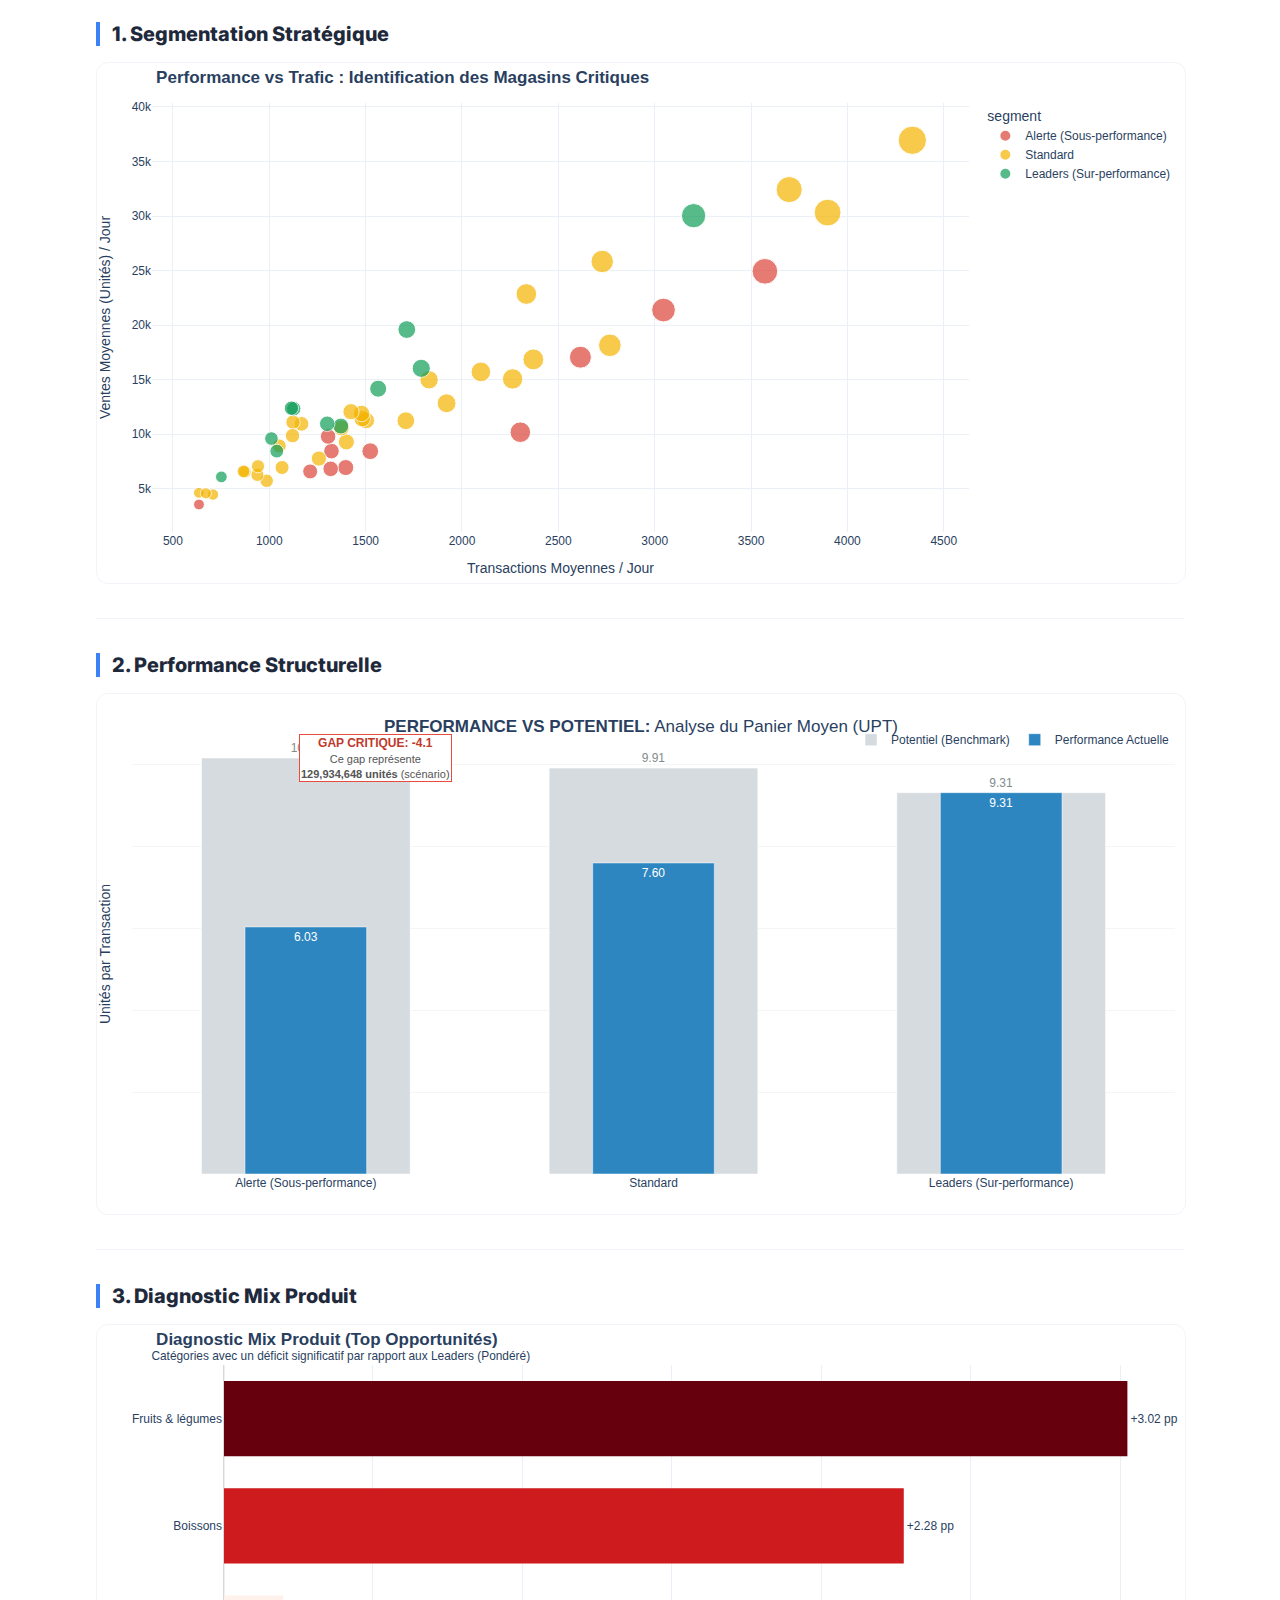
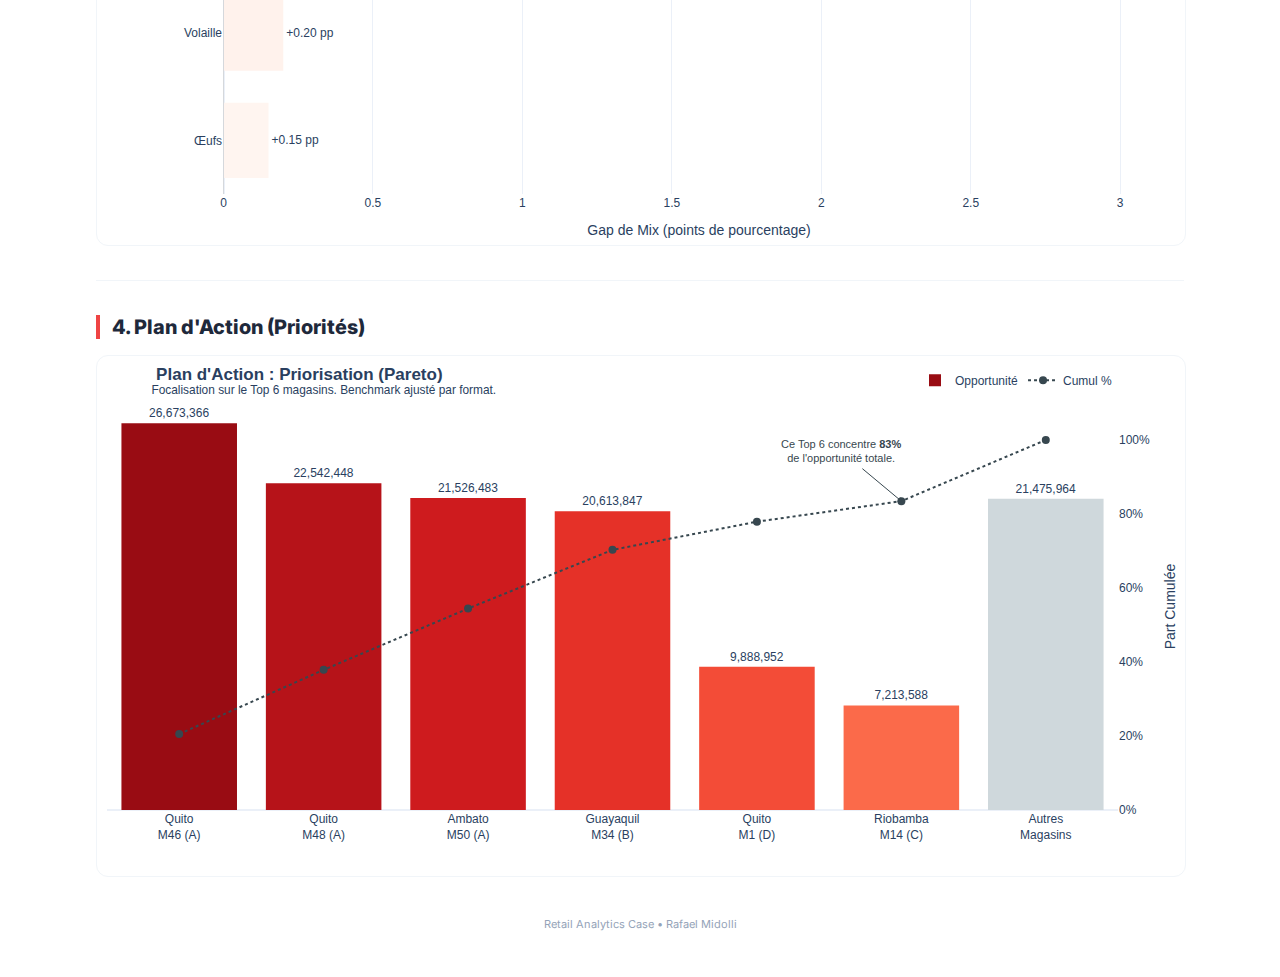
<file: reports/dashboard_retail.html>
<!DOCTYPE html>
<html lang="fr">
<head>
<meta charset="utf-8">
<meta name="viewport" content="width=device-width, initial-scale=1.0">
<title>Retail Analytics Dashboard</title>
<link href="https://fonts.googleapis.com/css2?family=Inter:wght@400;600;700&display=swap" rel="stylesheet">
<script src="../assets/js/plotly.min.js"></script>
<style>
  html, body {
    margin: 0;
    padding: 0;
    width: 100%;
    overflow-x: hidden;
    background-color: transparent;
    font-family: 'Inter', sans-serif;
    color: #1e293b;
  }

  .dashboard-container {
    width: 100%;
    max-width: 1120px;
    margin: 0 auto;
    padding: 22px 16px 30px;
    box-sizing: border-box;
    background-color: #ffffff;
  }

  h2 {
    color: #1e293b;
    margin-top: 28px;
    margin-bottom: 16px;
    font-weight: 800;
    font-size: 20px;
    padding-left: 12px;
    border-left: 4px solid #3b82f6;
  }
  h2:first-of-type { margin-top: 0; }

  .chart-wrapper {
    width: 100%;
    height: 520px;
    margin-bottom: 34px;
    border-radius: 12px;
    border: 1px solid #f1f5f9;
    overflow: hidden;
    background: #ffffff;
  }

  /* Make Plotly fill the wrapper */
  .chart-wrapper > div {
    width: 100% !important;
    height: 100% !important;
  }

  @media (max-width: 768px) {
    .chart-wrapper { height: 620px; }
  }

  hr {
    border: 0;
    border-top: 1px solid #f1f5f9;
    margin: 34px 0;
  }

  .footer {
    text-align: center;
    color: #94a3b8;
    font-size: 11px;
    margin-top: 40px;
    padding-bottom: 16px;
  }
</style>
</head>
<body>

<div class="dashboard-container">

    <h2>1. Segmentation Stratégique</h2>
    <div id="chart1" class="chart-wrapper">
        <div>                            <div id="cba7e40e-e9c3-465e-9192-fef7afcca921" class="plotly-graph-div" style="height:100%; width:100%;"></div>            <script type="text/javascript">                window.PLOTLYENV=window.PLOTLYENV || {};                                if (document.getElementById("cba7e40e-e9c3-465e-9192-fef7afcca921")) {                    Plotly.newPlot(                        "cba7e40e-e9c3-465e-9192-fef7afcca921",                        [{"hovertemplate":"<b>%{hovertext}</b><br><br>segment=Alerte (Sous-performance)<br>Transactions Moyennes / Jour=%{marker.size}<br>Ventes Moyennes (Unités) / Jour=%{y}<extra></extra>","hovertext":["Quito","Latacunga","Riobamba","Ibarra","Quito","Guayaquil","Guayaquil","Esmeraldas","Quito","Quito","Ambato"],"legendgroup":"Alerte (Sous-performance)","marker":{"color":"#DB4437","size":[1523.8442720763724,1212.1608910891089,1396.7338217338215,1318.554892601432,1322.655172413793,635.1973762671437,2302.752085816448,1305.2368421052631,3571.921884317233,3045.787119856888,2614.456768038164],"sizemode":"area","sizeref":10.842416517590937,"symbol":"circle"},"mode":"markers","name":"Alerte (Sous-performance)","orientation":"v","showlegend":true,"x":[1523.8442720763724,1212.1608910891089,1396.7338217338215,1318.554892601432,1322.655172413793,635.1973762671437,2302.752085816448,1305.2368421052631,3571.921884317233,3045.787119856888,2614.456768038164],"xaxis":"x","y":[8431.39404394636,6577.5141771349,6934.333799277168,6813.841343468377,8442.0837560053,3544.7729510134177,10175.317714630512,9780.981951497968,24929.494099364467,21377.89862371407,17052.66973743906],"yaxis":"y","type":"scatter"},{"hovertemplate":"<b>%{hovertext}</b><br><br>segment=Standard<br>Transactions Moyennes / Jour=%{marker.size}<br>Ventes Moyennes (Unités) / Jour=%{y}<extra></extra>","hovertext":["Quito","Quito","Santo Domingo","Quito","Quito","Quito","Quito","Cayambe","Latacunga","Santo Domingo","Guaranda","Ambato","Guayaquil","Salinas","Guayaquil","Daule","Guayaquil","Guayaquil","Guayaquil","Babahoyo","Playas","Libertad","Cuenca","Loja","Cuenca","Machala","Quito","Quito","Quito","Quito","Manta","El Carmen"],"legendgroup":"Standard","marker":{"color":"#F4B400","size":[1920.0363744782348,1502.9874701670644,1400.0459153249851,1829.293556085919,2767.285799522673,2097.948687350836,986.5629850746268,2370.219570405728,938.2482100238664,873.2844364937388,1257.4516706443917,1066.2915921288015,2262.6544071020926,941.4006191950464,634.7193087008343,1482.222420989863,1167.3190220632082,1122.938215102975,707.6314199395771,1374.2812872467225,670.5781622911694,1120.6505480335268,1478.9743742550656,1708.6126340882,1424.0059594755662,1051.9654144305307,4336.966607036375,3697.742993440668,3897.3225998807393,2727.550983899821,2333.838983050848,865.9248210023866],"sizemode":"area","sizeref":10.842416517590937,"symbol":"circle"},"mode":"markers","name":"Standard","orientation":"v","showlegend":true,"x":[1920.0363744782348,1502.9874701670644,1400.0459153249851,1829.293556085919,2767.285799522673,2097.948687350836,986.5629850746268,2370.219570405728,938.2482100238664,873.2844364937388,1257.4516706443917,1066.2915921288015,2262.6544071020926,941.4006191950464,634.7193087008343,1482.222420989863,1167.3190220632082,1122.938215102975,707.6314199395771,1374.2812872467225,670.5781622911694,1120.6505480335268,1478.9743742550656,1708.6126340882,1424.0059594755662,1051.9654144305307,4336.966607036375,3697.742993440668,3897.3225998807393,2727.550983899821,2333.838983050848,865.9248210023866],"xaxis":"x","y":[12829.731727825998,11249.674217184369,9282.598191039477,14979.733736905731,18143.18803584428,15708.20079285412,5720.625804707463,16850.64896861336,6259.989743401553,6540.526989713298,7761.303563683173,6936.728586123256,15061.554199564998,7051.1073854950455,4617.08117989559,11419.404080235065,10940.69397789559,11096.359956617847,4456.990531699697,10564.146439515496,4570.294148973507,9859.388819201804,11892.254241045532,11228.38007182932,12056.673903775923,8921.823571606681,36947.4373405003,32423.00977738461,30314.77770483661,25831.507842425763,22848.89604448305,6583.543696245167],"yaxis":"y","type":"scatter"},{"hovertemplate":"<b>%{hovertext}</b><br><br>segment=Leaders (Sur-performance)<br>Transactions Moyennes / Jour=%{marker.size}<br>Ventes Moyennes (Unités) / Jour=%{y}<extra></extra>","hovertext":["Quito","Quito","Quito","Quito","Santo Domingo","Puyo","Quevedo","Machala","Cuenca","Guayaquil","Manta"],"legendgroup":"Leaders (Sur-performance)","marker":{"color":"#0F9D58","size":[3201.879474940334,1788.6525373134327,1371.257467144564,1564.949394939494,1126.859625668449,751.3502235469449,1038.738379022646,1300.6529516994633,1114.786111111111,1713.5444245676804,1011.209940017138],"sizemode":"area","sizeref":10.842416517590937,"symbol":"circle"},"mode":"markers","name":"Leaders (Sur-performance)","orientation":"v","showlegend":true,"x":[3201.879474940334,1788.6525373134327,1371.257467144564,1564.949394939494,1126.859625668449,751.3502235469449,1038.738379022646,1300.6529516994633,1114.786111111111,1713.5444245676804,1011.209940017138],"xaxis":"x","y":[30030.14707761456,16034.46056294985,10739.139366278972,14165.026431047414,12326.278208834226,6074.162643517138,8441.587313140048,10950.438493123436,12377.901307170414,19589.570596680973,9592.836580705314],"yaxis":"y","type":"scatter"}],{"template":{"data":{"barpolar":[{"marker":{"line":{"color":"white","width":0.5},"pattern":{"fillmode":"overlay","size":10,"solidity":0.2}},"type":"barpolar"}],"bar":[{"error_x":{"color":"#2a3f5f"},"error_y":{"color":"#2a3f5f"},"marker":{"line":{"color":"white","width":0.5},"pattern":{"fillmode":"overlay","size":10,"solidity":0.2}},"type":"bar"}],"carpet":[{"aaxis":{"endlinecolor":"#2a3f5f","gridcolor":"#C8D4E3","linecolor":"#C8D4E3","minorgridcolor":"#C8D4E3","startlinecolor":"#2a3f5f"},"baxis":{"endlinecolor":"#2a3f5f","gridcolor":"#C8D4E3","linecolor":"#C8D4E3","minorgridcolor":"#C8D4E3","startlinecolor":"#2a3f5f"},"type":"carpet"}],"choropleth":[{"colorbar":{"outlinewidth":0,"ticks":""},"type":"choropleth"}],"contourcarpet":[{"colorbar":{"outlinewidth":0,"ticks":""},"type":"contourcarpet"}],"contour":[{"colorbar":{"outlinewidth":0,"ticks":""},"colorscale":[[0.0,"#0d0887"],[0.1111111111111111,"#46039f"],[0.2222222222222222,"#7201a8"],[0.3333333333333333,"#9c179e"],[0.4444444444444444,"#bd3786"],[0.5555555555555556,"#d8576b"],[0.6666666666666666,"#ed7953"],[0.7777777777777778,"#fb9f3a"],[0.8888888888888888,"#fdca26"],[1.0,"#f0f921"]],"type":"contour"}],"heatmap":[{"colorbar":{"outlinewidth":0,"ticks":""},"colorscale":[[0.0,"#0d0887"],[0.1111111111111111,"#46039f"],[0.2222222222222222,"#7201a8"],[0.3333333333333333,"#9c179e"],[0.4444444444444444,"#bd3786"],[0.5555555555555556,"#d8576b"],[0.6666666666666666,"#ed7953"],[0.7777777777777778,"#fb9f3a"],[0.8888888888888888,"#fdca26"],[1.0,"#f0f921"]],"type":"heatmap"}],"histogram2dcontour":[{"colorbar":{"outlinewidth":0,"ticks":""},"colorscale":[[0.0,"#0d0887"],[0.1111111111111111,"#46039f"],[0.2222222222222222,"#7201a8"],[0.3333333333333333,"#9c179e"],[0.4444444444444444,"#bd3786"],[0.5555555555555556,"#d8576b"],[0.6666666666666666,"#ed7953"],[0.7777777777777778,"#fb9f3a"],[0.8888888888888888,"#fdca26"],[1.0,"#f0f921"]],"type":"histogram2dcontour"}],"histogram2d":[{"colorbar":{"outlinewidth":0,"ticks":""},"colorscale":[[0.0,"#0d0887"],[0.1111111111111111,"#46039f"],[0.2222222222222222,"#7201a8"],[0.3333333333333333,"#9c179e"],[0.4444444444444444,"#bd3786"],[0.5555555555555556,"#d8576b"],[0.6666666666666666,"#ed7953"],[0.7777777777777778,"#fb9f3a"],[0.8888888888888888,"#fdca26"],[1.0,"#f0f921"]],"type":"histogram2d"}],"histogram":[{"marker":{"pattern":{"fillmode":"overlay","size":10,"solidity":0.2}},"type":"histogram"}],"mesh3d":[{"colorbar":{"outlinewidth":0,"ticks":""},"type":"mesh3d"}],"parcoords":[{"line":{"colorbar":{"outlinewidth":0,"ticks":""}},"type":"parcoords"}],"pie":[{"automargin":true,"type":"pie"}],"scatter3d":[{"line":{"colorbar":{"outlinewidth":0,"ticks":""}},"marker":{"colorbar":{"outlinewidth":0,"ticks":""}},"type":"scatter3d"}],"scattercarpet":[{"marker":{"colorbar":{"outlinewidth":0,"ticks":""}},"type":"scattercarpet"}],"scattergeo":[{"marker":{"colorbar":{"outlinewidth":0,"ticks":""}},"type":"scattergeo"}],"scattergl":[{"marker":{"colorbar":{"outlinewidth":0,"ticks":""}},"type":"scattergl"}],"scattermapbox":[{"marker":{"colorbar":{"outlinewidth":0,"ticks":""}},"type":"scattermapbox"}],"scattermap":[{"marker":{"colorbar":{"outlinewidth":0,"ticks":""}},"type":"scattermap"}],"scatterpolargl":[{"marker":{"colorbar":{"outlinewidth":0,"ticks":""}},"type":"scatterpolargl"}],"scatterpolar":[{"marker":{"colorbar":{"outlinewidth":0,"ticks":""}},"type":"scatterpolar"}],"scatter":[{"fillpattern":{"fillmode":"overlay","size":10,"solidity":0.2},"type":"scatter"}],"scatterternary":[{"marker":{"colorbar":{"outlinewidth":0,"ticks":""}},"type":"scatterternary"}],"surface":[{"colorbar":{"outlinewidth":0,"ticks":""},"colorscale":[[0.0,"#0d0887"],[0.1111111111111111,"#46039f"],[0.2222222222222222,"#7201a8"],[0.3333333333333333,"#9c179e"],[0.4444444444444444,"#bd3786"],[0.5555555555555556,"#d8576b"],[0.6666666666666666,"#ed7953"],[0.7777777777777778,"#fb9f3a"],[0.8888888888888888,"#fdca26"],[1.0,"#f0f921"]],"type":"surface"}],"table":[{"cells":{"fill":{"color":"#EBF0F8"},"line":{"color":"white"}},"header":{"fill":{"color":"#C8D4E3"},"line":{"color":"white"}},"type":"table"}]},"layout":{"annotationdefaults":{"arrowcolor":"#2a3f5f","arrowhead":0,"arrowwidth":1},"autotypenumbers":"strict","coloraxis":{"colorbar":{"outlinewidth":0,"ticks":""}},"colorscale":{"diverging":[[0,"#8e0152"],[0.1,"#c51b7d"],[0.2,"#de77ae"],[0.3,"#f1b6da"],[0.4,"#fde0ef"],[0.5,"#f7f7f7"],[0.6,"#e6f5d0"],[0.7,"#b8e186"],[0.8,"#7fbc41"],[0.9,"#4d9221"],[1,"#276419"]],"sequential":[[0.0,"#0d0887"],[0.1111111111111111,"#46039f"],[0.2222222222222222,"#7201a8"],[0.3333333333333333,"#9c179e"],[0.4444444444444444,"#bd3786"],[0.5555555555555556,"#d8576b"],[0.6666666666666666,"#ed7953"],[0.7777777777777778,"#fb9f3a"],[0.8888888888888888,"#fdca26"],[1.0,"#f0f921"]],"sequentialminus":[[0.0,"#0d0887"],[0.1111111111111111,"#46039f"],[0.2222222222222222,"#7201a8"],[0.3333333333333333,"#9c179e"],[0.4444444444444444,"#bd3786"],[0.5555555555555556,"#d8576b"],[0.6666666666666666,"#ed7953"],[0.7777777777777778,"#fb9f3a"],[0.8888888888888888,"#fdca26"],[1.0,"#f0f921"]]},"colorway":["#636efa","#EF553B","#00cc96","#ab63fa","#FFA15A","#19d3f3","#FF6692","#B6E880","#FF97FF","#FECB52"],"font":{"color":"#2a3f5f"},"geo":{"bgcolor":"white","lakecolor":"white","landcolor":"white","showlakes":true,"showland":true,"subunitcolor":"#C8D4E3"},"hoverlabel":{"align":"left"},"hovermode":"closest","mapbox":{"style":"light"},"paper_bgcolor":"white","plot_bgcolor":"white","polar":{"angularaxis":{"gridcolor":"#EBF0F8","linecolor":"#EBF0F8","ticks":""},"bgcolor":"white","radialaxis":{"gridcolor":"#EBF0F8","linecolor":"#EBF0F8","ticks":""}},"scene":{"xaxis":{"backgroundcolor":"white","gridcolor":"#DFE8F3","gridwidth":2,"linecolor":"#EBF0F8","showbackground":true,"ticks":"","zerolinecolor":"#EBF0F8"},"yaxis":{"backgroundcolor":"white","gridcolor":"#DFE8F3","gridwidth":2,"linecolor":"#EBF0F8","showbackground":true,"ticks":"","zerolinecolor":"#EBF0F8"},"zaxis":{"backgroundcolor":"white","gridcolor":"#DFE8F3","gridwidth":2,"linecolor":"#EBF0F8","showbackground":true,"ticks":"","zerolinecolor":"#EBF0F8"}},"shapedefaults":{"line":{"color":"#2a3f5f"}},"ternary":{"aaxis":{"gridcolor":"#DFE8F3","linecolor":"#A2B1C6","ticks":""},"baxis":{"gridcolor":"#DFE8F3","linecolor":"#A2B1C6","ticks":""},"bgcolor":"white","caxis":{"gridcolor":"#DFE8F3","linecolor":"#A2B1C6","ticks":""}},"title":{"x":0.05},"xaxis":{"automargin":true,"gridcolor":"#EBF0F8","linecolor":"#EBF0F8","ticks":"","title":{"standoff":15},"zerolinecolor":"#EBF0F8","zerolinewidth":2},"yaxis":{"automargin":true,"gridcolor":"#EBF0F8","linecolor":"#EBF0F8","ticks":"","title":{"standoff":15},"zerolinecolor":"#EBF0F8","zerolinewidth":2}}},"xaxis":{"anchor":"y","domain":[0.0,1.0],"title":{"text":"Transactions Moyennes / Jour"}},"yaxis":{"anchor":"x","domain":[0.0,1.0],"title":{"text":"Ventes Moyennes (Unités) / Jour"}},"legend":{"title":{"text":"segment"},"tracegroupgap":0,"itemsizing":"constant"},"title":{"text":"<b> Performance vs Trafic : Identification des Magasins Critiques</b>"},"margin":{"l":10,"r":10,"t":40,"b":40},"autosize":true,"paper_bgcolor":"rgba(0,0,0,0)","plot_bgcolor":"rgba(0,0,0,0)"},{"responsive":true,"displayModeBar":false})                };            </script>        </div>
    </div>

    <hr>

    <h2>2. Performance Structurelle</h2>
    <div id="chart2" class="chart-wrapper">
        <div>                            <div id="f479ee81-4b5c-41f6-bcf3-6c6b99814d90" class="plotly-graph-div" style="height:100%; width:100%;"></div>            <script type="text/javascript">                window.PLOTLYENV=window.PLOTLYENV || {};                                if (document.getElementById("f479ee81-4b5c-41f6-bcf3-6c6b99814d90")) {                    Plotly.newPlot(                        "f479ee81-4b5c-41f6-bcf3-6c6b99814d90",                        [{"marker":{"color":"#D6DBDF"},"name":"Potentiel (Benchmark)","text":["10.16","9.91","9.31"],"textfont":{"color":"#7F8C8D"},"textposition":"outside","texttemplate":"%{text}","width":0.6,"x":["Alerte (Sous-performance)","Standard","Leaders (Sur-performance)"],"y":[10.159810789031,9.912537505093907,9.313100319367598],"type":"bar"},{"marker":{"color":"#2E86C1"},"name":"Performance Actuelle","text":["6.03","7.60","9.31"],"textfont":{"color":"white"},"textposition":"auto","texttemplate":"%{text}","width":0.35,"x":["Alerte (Sous-performance)","Standard","Leaders (Sur-performance)"],"y":[6.034040419131424,7.596747892390335,9.313100319367596],"type":"bar"}],{"template":{"data":{"barpolar":[{"marker":{"line":{"color":"white","width":0.5},"pattern":{"fillmode":"overlay","size":10,"solidity":0.2}},"type":"barpolar"}],"bar":[{"error_x":{"color":"#2a3f5f"},"error_y":{"color":"#2a3f5f"},"marker":{"line":{"color":"white","width":0.5},"pattern":{"fillmode":"overlay","size":10,"solidity":0.2}},"type":"bar"}],"carpet":[{"aaxis":{"endlinecolor":"#2a3f5f","gridcolor":"#C8D4E3","linecolor":"#C8D4E3","minorgridcolor":"#C8D4E3","startlinecolor":"#2a3f5f"},"baxis":{"endlinecolor":"#2a3f5f","gridcolor":"#C8D4E3","linecolor":"#C8D4E3","minorgridcolor":"#C8D4E3","startlinecolor":"#2a3f5f"},"type":"carpet"}],"choropleth":[{"colorbar":{"outlinewidth":0,"ticks":""},"type":"choropleth"}],"contourcarpet":[{"colorbar":{"outlinewidth":0,"ticks":""},"type":"contourcarpet"}],"contour":[{"colorbar":{"outlinewidth":0,"ticks":""},"colorscale":[[0.0,"#0d0887"],[0.1111111111111111,"#46039f"],[0.2222222222222222,"#7201a8"],[0.3333333333333333,"#9c179e"],[0.4444444444444444,"#bd3786"],[0.5555555555555556,"#d8576b"],[0.6666666666666666,"#ed7953"],[0.7777777777777778,"#fb9f3a"],[0.8888888888888888,"#fdca26"],[1.0,"#f0f921"]],"type":"contour"}],"heatmap":[{"colorbar":{"outlinewidth":0,"ticks":""},"colorscale":[[0.0,"#0d0887"],[0.1111111111111111,"#46039f"],[0.2222222222222222,"#7201a8"],[0.3333333333333333,"#9c179e"],[0.4444444444444444,"#bd3786"],[0.5555555555555556,"#d8576b"],[0.6666666666666666,"#ed7953"],[0.7777777777777778,"#fb9f3a"],[0.8888888888888888,"#fdca26"],[1.0,"#f0f921"]],"type":"heatmap"}],"histogram2dcontour":[{"colorbar":{"outlinewidth":0,"ticks":""},"colorscale":[[0.0,"#0d0887"],[0.1111111111111111,"#46039f"],[0.2222222222222222,"#7201a8"],[0.3333333333333333,"#9c179e"],[0.4444444444444444,"#bd3786"],[0.5555555555555556,"#d8576b"],[0.6666666666666666,"#ed7953"],[0.7777777777777778,"#fb9f3a"],[0.8888888888888888,"#fdca26"],[1.0,"#f0f921"]],"type":"histogram2dcontour"}],"histogram2d":[{"colorbar":{"outlinewidth":0,"ticks":""},"colorscale":[[0.0,"#0d0887"],[0.1111111111111111,"#46039f"],[0.2222222222222222,"#7201a8"],[0.3333333333333333,"#9c179e"],[0.4444444444444444,"#bd3786"],[0.5555555555555556,"#d8576b"],[0.6666666666666666,"#ed7953"],[0.7777777777777778,"#fb9f3a"],[0.8888888888888888,"#fdca26"],[1.0,"#f0f921"]],"type":"histogram2d"}],"histogram":[{"marker":{"pattern":{"fillmode":"overlay","size":10,"solidity":0.2}},"type":"histogram"}],"mesh3d":[{"colorbar":{"outlinewidth":0,"ticks":""},"type":"mesh3d"}],"parcoords":[{"line":{"colorbar":{"outlinewidth":0,"ticks":""}},"type":"parcoords"}],"pie":[{"automargin":true,"type":"pie"}],"scatter3d":[{"line":{"colorbar":{"outlinewidth":0,"ticks":""}},"marker":{"colorbar":{"outlinewidth":0,"ticks":""}},"type":"scatter3d"}],"scattercarpet":[{"marker":{"colorbar":{"outlinewidth":0,"ticks":""}},"type":"scattercarpet"}],"scattergeo":[{"marker":{"colorbar":{"outlinewidth":0,"ticks":""}},"type":"scattergeo"}],"scattergl":[{"marker":{"colorbar":{"outlinewidth":0,"ticks":""}},"type":"scattergl"}],"scattermapbox":[{"marker":{"colorbar":{"outlinewidth":0,"ticks":""}},"type":"scattermapbox"}],"scattermap":[{"marker":{"colorbar":{"outlinewidth":0,"ticks":""}},"type":"scattermap"}],"scatterpolargl":[{"marker":{"colorbar":{"outlinewidth":0,"ticks":""}},"type":"scatterpolargl"}],"scatterpolar":[{"marker":{"colorbar":{"outlinewidth":0,"ticks":""}},"type":"scatterpolar"}],"scatter":[{"fillpattern":{"fillmode":"overlay","size":10,"solidity":0.2},"type":"scatter"}],"scatterternary":[{"marker":{"colorbar":{"outlinewidth":0,"ticks":""}},"type":"scatterternary"}],"surface":[{"colorbar":{"outlinewidth":0,"ticks":""},"colorscale":[[0.0,"#0d0887"],[0.1111111111111111,"#46039f"],[0.2222222222222222,"#7201a8"],[0.3333333333333333,"#9c179e"],[0.4444444444444444,"#bd3786"],[0.5555555555555556,"#d8576b"],[0.6666666666666666,"#ed7953"],[0.7777777777777778,"#fb9f3a"],[0.8888888888888888,"#fdca26"],[1.0,"#f0f921"]],"type":"surface"}],"table":[{"cells":{"fill":{"color":"#EBF0F8"},"line":{"color":"white"}},"header":{"fill":{"color":"#C8D4E3"},"line":{"color":"white"}},"type":"table"}]},"layout":{"annotationdefaults":{"arrowcolor":"#2a3f5f","arrowhead":0,"arrowwidth":1},"autotypenumbers":"strict","coloraxis":{"colorbar":{"outlinewidth":0,"ticks":""}},"colorscale":{"diverging":[[0,"#8e0152"],[0.1,"#c51b7d"],[0.2,"#de77ae"],[0.3,"#f1b6da"],[0.4,"#fde0ef"],[0.5,"#f7f7f7"],[0.6,"#e6f5d0"],[0.7,"#b8e186"],[0.8,"#7fbc41"],[0.9,"#4d9221"],[1,"#276419"]],"sequential":[[0.0,"#0d0887"],[0.1111111111111111,"#46039f"],[0.2222222222222222,"#7201a8"],[0.3333333333333333,"#9c179e"],[0.4444444444444444,"#bd3786"],[0.5555555555555556,"#d8576b"],[0.6666666666666666,"#ed7953"],[0.7777777777777778,"#fb9f3a"],[0.8888888888888888,"#fdca26"],[1.0,"#f0f921"]],"sequentialminus":[[0.0,"#0d0887"],[0.1111111111111111,"#46039f"],[0.2222222222222222,"#7201a8"],[0.3333333333333333,"#9c179e"],[0.4444444444444444,"#bd3786"],[0.5555555555555556,"#d8576b"],[0.6666666666666666,"#ed7953"],[0.7777777777777778,"#fb9f3a"],[0.8888888888888888,"#fdca26"],[1.0,"#f0f921"]]},"colorway":["#636efa","#EF553B","#00cc96","#ab63fa","#FFA15A","#19d3f3","#FF6692","#B6E880","#FF97FF","#FECB52"],"font":{"color":"#2a3f5f"},"geo":{"bgcolor":"white","lakecolor":"white","landcolor":"white","showlakes":true,"showland":true,"subunitcolor":"#C8D4E3"},"hoverlabel":{"align":"left"},"hovermode":"closest","mapbox":{"style":"light"},"paper_bgcolor":"white","plot_bgcolor":"white","polar":{"angularaxis":{"gridcolor":"#EBF0F8","linecolor":"#EBF0F8","ticks":""},"bgcolor":"white","radialaxis":{"gridcolor":"#EBF0F8","linecolor":"#EBF0F8","ticks":""}},"scene":{"xaxis":{"backgroundcolor":"white","gridcolor":"#DFE8F3","gridwidth":2,"linecolor":"#EBF0F8","showbackground":true,"ticks":"","zerolinecolor":"#EBF0F8"},"yaxis":{"backgroundcolor":"white","gridcolor":"#DFE8F3","gridwidth":2,"linecolor":"#EBF0F8","showbackground":true,"ticks":"","zerolinecolor":"#EBF0F8"},"zaxis":{"backgroundcolor":"white","gridcolor":"#DFE8F3","gridwidth":2,"linecolor":"#EBF0F8","showbackground":true,"ticks":"","zerolinecolor":"#EBF0F8"}},"shapedefaults":{"line":{"color":"#2a3f5f"}},"ternary":{"aaxis":{"gridcolor":"#DFE8F3","linecolor":"#A2B1C6","ticks":""},"baxis":{"gridcolor":"#DFE8F3","linecolor":"#A2B1C6","ticks":""},"bgcolor":"white","caxis":{"gridcolor":"#DFE8F3","linecolor":"#A2B1C6","ticks":""}},"title":{"x":0.05},"xaxis":{"automargin":true,"gridcolor":"#EBF0F8","linecolor":"#EBF0F8","ticks":"","title":{"standoff":15},"zerolinecolor":"#EBF0F8","zerolinewidth":2},"yaxis":{"automargin":true,"gridcolor":"#EBF0F8","linecolor":"#EBF0F8","ticks":"","title":{"standoff":15},"zerolinecolor":"#EBF0F8","zerolinewidth":2}}},"title":{"text":"<b>PERFORMANCE VS POTENTIEL:</b> Analyse du Panier Moyen (UPT)","y":0.95,"x":0.5,"xanchor":"center","yanchor":"top"},"legend":{"orientation":"h","y":1.02,"x":1,"xanchor":"right"},"yaxis":{"title":{"text":"Unités par Transaction"},"showgrid":true,"gridcolor":"#F4F6F6","zeroline":false,"showticklabels":false},"xaxis":{"showgrid":false},"margin":{"t":40,"l":10,"r":10,"b":40},"barmode":"overlay","annotations":[{"arrowhead":2,"ax":70,"ay":0,"bgcolor":"#FFF","bordercolor":"#E74C3C","borderwidth":1,"font":{"color":"#C0392B"},"showarrow":true,"text":"<b>GAP CRITIQUE: -4.1</b><br><span style='font-size:11px; color:#555'>Ce gap représente<br><b>129,934,648 unités</b> (scénario)</span>","x":"Alerte (Sous-performance)","y":10.159810789031}],"autosize":true,"paper_bgcolor":"rgba(0,0,0,0)","plot_bgcolor":"rgba(0,0,0,0)"},{"responsive":true,"displayModeBar":false})                };            </script>        </div>
    </div>

    <hr>

    <h2>3. Diagnostic Mix Produit</h2>
    <div id="chart4" class="chart-wrapper">
        <div>                            <div id="75c3aa3b-d8cc-4abd-92d0-d9449ceee59e" class="plotly-graph-div" style="height:100%; width:100%;"></div>            <script type="text/javascript">                window.PLOTLYENV=window.PLOTLYENV || {};                                if (document.getElementById("75c3aa3b-d8cc-4abd-92d0-d9449ceee59e")) {                    Plotly.newPlot(                        "75c3aa3b-d8cc-4abd-92d0-d9449ceee59e",                        [{"hovertemplate":"weighted_gap_pp=%{marker.color}<br>family_fr=%{y}<br>text=%{text}<extra></extra>","legendgroup":"","marker":{"color":[0.15056954162186564,0.19997180275269075,2.2759576098864183,3.0241494001999913],"coloraxis":"coloraxis","pattern":{"shape":""},"line":{"width":0}},"name":"","orientation":"h","showlegend":false,"text":["+0.15 pp","+0.20 pp","+2.28 pp","+3.02 pp"],"textposition":"outside","x":[0.15056954162186564,0.19997180275269075,2.2759576098864183,3.0241494001999913],"xaxis":"x","y":["Œufs","Volaille","Boissons","Fruits & légumes"],"yaxis":"y","type":"bar","cliponaxis":false,"width":0.7}],{"template":{"data":{"barpolar":[{"marker":{"line":{"color":"white","width":0.5},"pattern":{"fillmode":"overlay","size":10,"solidity":0.2}},"type":"barpolar"}],"bar":[{"error_x":{"color":"#2a3f5f"},"error_y":{"color":"#2a3f5f"},"marker":{"line":{"color":"white","width":0.5},"pattern":{"fillmode":"overlay","size":10,"solidity":0.2}},"type":"bar"}],"carpet":[{"aaxis":{"endlinecolor":"#2a3f5f","gridcolor":"#C8D4E3","linecolor":"#C8D4E3","minorgridcolor":"#C8D4E3","startlinecolor":"#2a3f5f"},"baxis":{"endlinecolor":"#2a3f5f","gridcolor":"#C8D4E3","linecolor":"#C8D4E3","minorgridcolor":"#C8D4E3","startlinecolor":"#2a3f5f"},"type":"carpet"}],"choropleth":[{"colorbar":{"outlinewidth":0,"ticks":""},"type":"choropleth"}],"contourcarpet":[{"colorbar":{"outlinewidth":0,"ticks":""},"type":"contourcarpet"}],"contour":[{"colorbar":{"outlinewidth":0,"ticks":""},"colorscale":[[0.0,"#0d0887"],[0.1111111111111111,"#46039f"],[0.2222222222222222,"#7201a8"],[0.3333333333333333,"#9c179e"],[0.4444444444444444,"#bd3786"],[0.5555555555555556,"#d8576b"],[0.6666666666666666,"#ed7953"],[0.7777777777777778,"#fb9f3a"],[0.8888888888888888,"#fdca26"],[1.0,"#f0f921"]],"type":"contour"}],"heatmap":[{"colorbar":{"outlinewidth":0,"ticks":""},"colorscale":[[0.0,"#0d0887"],[0.1111111111111111,"#46039f"],[0.2222222222222222,"#7201a8"],[0.3333333333333333,"#9c179e"],[0.4444444444444444,"#bd3786"],[0.5555555555555556,"#d8576b"],[0.6666666666666666,"#ed7953"],[0.7777777777777778,"#fb9f3a"],[0.8888888888888888,"#fdca26"],[1.0,"#f0f921"]],"type":"heatmap"}],"histogram2dcontour":[{"colorbar":{"outlinewidth":0,"ticks":""},"colorscale":[[0.0,"#0d0887"],[0.1111111111111111,"#46039f"],[0.2222222222222222,"#7201a8"],[0.3333333333333333,"#9c179e"],[0.4444444444444444,"#bd3786"],[0.5555555555555556,"#d8576b"],[0.6666666666666666,"#ed7953"],[0.7777777777777778,"#fb9f3a"],[0.8888888888888888,"#fdca26"],[1.0,"#f0f921"]],"type":"histogram2dcontour"}],"histogram2d":[{"colorbar":{"outlinewidth":0,"ticks":""},"colorscale":[[0.0,"#0d0887"],[0.1111111111111111,"#46039f"],[0.2222222222222222,"#7201a8"],[0.3333333333333333,"#9c179e"],[0.4444444444444444,"#bd3786"],[0.5555555555555556,"#d8576b"],[0.6666666666666666,"#ed7953"],[0.7777777777777778,"#fb9f3a"],[0.8888888888888888,"#fdca26"],[1.0,"#f0f921"]],"type":"histogram2d"}],"histogram":[{"marker":{"pattern":{"fillmode":"overlay","size":10,"solidity":0.2}},"type":"histogram"}],"mesh3d":[{"colorbar":{"outlinewidth":0,"ticks":""},"type":"mesh3d"}],"parcoords":[{"line":{"colorbar":{"outlinewidth":0,"ticks":""}},"type":"parcoords"}],"pie":[{"automargin":true,"type":"pie"}],"scatter3d":[{"line":{"colorbar":{"outlinewidth":0,"ticks":""}},"marker":{"colorbar":{"outlinewidth":0,"ticks":""}},"type":"scatter3d"}],"scattercarpet":[{"marker":{"colorbar":{"outlinewidth":0,"ticks":""}},"type":"scattercarpet"}],"scattergeo":[{"marker":{"colorbar":{"outlinewidth":0,"ticks":""}},"type":"scattergeo"}],"scattergl":[{"marker":{"colorbar":{"outlinewidth":0,"ticks":""}},"type":"scattergl"}],"scattermapbox":[{"marker":{"colorbar":{"outlinewidth":0,"ticks":""}},"type":"scattermapbox"}],"scattermap":[{"marker":{"colorbar":{"outlinewidth":0,"ticks":""}},"type":"scattermap"}],"scatterpolargl":[{"marker":{"colorbar":{"outlinewidth":0,"ticks":""}},"type":"scatterpolargl"}],"scatterpolar":[{"marker":{"colorbar":{"outlinewidth":0,"ticks":""}},"type":"scatterpolar"}],"scatter":[{"fillpattern":{"fillmode":"overlay","size":10,"solidity":0.2},"type":"scatter"}],"scatterternary":[{"marker":{"colorbar":{"outlinewidth":0,"ticks":""}},"type":"scatterternary"}],"surface":[{"colorbar":{"outlinewidth":0,"ticks":""},"colorscale":[[0.0,"#0d0887"],[0.1111111111111111,"#46039f"],[0.2222222222222222,"#7201a8"],[0.3333333333333333,"#9c179e"],[0.4444444444444444,"#bd3786"],[0.5555555555555556,"#d8576b"],[0.6666666666666666,"#ed7953"],[0.7777777777777778,"#fb9f3a"],[0.8888888888888888,"#fdca26"],[1.0,"#f0f921"]],"type":"surface"}],"table":[{"cells":{"fill":{"color":"#EBF0F8"},"line":{"color":"white"}},"header":{"fill":{"color":"#C8D4E3"},"line":{"color":"white"}},"type":"table"}]},"layout":{"annotationdefaults":{"arrowcolor":"#2a3f5f","arrowhead":0,"arrowwidth":1},"autotypenumbers":"strict","coloraxis":{"colorbar":{"outlinewidth":0,"ticks":""}},"colorscale":{"diverging":[[0,"#8e0152"],[0.1,"#c51b7d"],[0.2,"#de77ae"],[0.3,"#f1b6da"],[0.4,"#fde0ef"],[0.5,"#f7f7f7"],[0.6,"#e6f5d0"],[0.7,"#b8e186"],[0.8,"#7fbc41"],[0.9,"#4d9221"],[1,"#276419"]],"sequential":[[0.0,"#0d0887"],[0.1111111111111111,"#46039f"],[0.2222222222222222,"#7201a8"],[0.3333333333333333,"#9c179e"],[0.4444444444444444,"#bd3786"],[0.5555555555555556,"#d8576b"],[0.6666666666666666,"#ed7953"],[0.7777777777777778,"#fb9f3a"],[0.8888888888888888,"#fdca26"],[1.0,"#f0f921"]],"sequentialminus":[[0.0,"#0d0887"],[0.1111111111111111,"#46039f"],[0.2222222222222222,"#7201a8"],[0.3333333333333333,"#9c179e"],[0.4444444444444444,"#bd3786"],[0.5555555555555556,"#d8576b"],[0.6666666666666666,"#ed7953"],[0.7777777777777778,"#fb9f3a"],[0.8888888888888888,"#fdca26"],[1.0,"#f0f921"]]},"colorway":["#636efa","#EF553B","#00cc96","#ab63fa","#FFA15A","#19d3f3","#FF6692","#B6E880","#FF97FF","#FECB52"],"font":{"color":"#2a3f5f"},"geo":{"bgcolor":"white","lakecolor":"white","landcolor":"white","showlakes":true,"showland":true,"subunitcolor":"#C8D4E3"},"hoverlabel":{"align":"left"},"hovermode":"closest","mapbox":{"style":"light"},"paper_bgcolor":"white","plot_bgcolor":"white","polar":{"angularaxis":{"gridcolor":"#EBF0F8","linecolor":"#EBF0F8","ticks":""},"bgcolor":"white","radialaxis":{"gridcolor":"#EBF0F8","linecolor":"#EBF0F8","ticks":""}},"scene":{"xaxis":{"backgroundcolor":"white","gridcolor":"#DFE8F3","gridwidth":2,"linecolor":"#EBF0F8","showbackground":true,"ticks":"","zerolinecolor":"#EBF0F8"},"yaxis":{"backgroundcolor":"white","gridcolor":"#DFE8F3","gridwidth":2,"linecolor":"#EBF0F8","showbackground":true,"ticks":"","zerolinecolor":"#EBF0F8"},"zaxis":{"backgroundcolor":"white","gridcolor":"#DFE8F3","gridwidth":2,"linecolor":"#EBF0F8","showbackground":true,"ticks":"","zerolinecolor":"#EBF0F8"}},"shapedefaults":{"line":{"color":"#2a3f5f"}},"ternary":{"aaxis":{"gridcolor":"#DFE8F3","linecolor":"#A2B1C6","ticks":""},"baxis":{"gridcolor":"#DFE8F3","linecolor":"#A2B1C6","ticks":""},"bgcolor":"white","caxis":{"gridcolor":"#DFE8F3","linecolor":"#A2B1C6","ticks":""}},"title":{"x":0.05},"xaxis":{"automargin":true,"gridcolor":"#EBF0F8","linecolor":"#EBF0F8","ticks":"","title":{"standoff":15},"zerolinecolor":"#EBF0F8","zerolinewidth":2},"yaxis":{"automargin":true,"gridcolor":"#EBF0F8","linecolor":"#EBF0F8","ticks":"","title":{"standoff":15},"zerolinecolor":"#EBF0F8","zerolinewidth":2}}},"xaxis":{"anchor":"y","domain":[0.0,1.0],"title":{"text":"Gap de Mix (points de pourcentage)"}},"yaxis":{"anchor":"x","domain":[0.0,1.0],"title":{"text":""},"categoryorder":"array","categoryarray":["Œufs","Volaille","Boissons","Fruits & légumes"]},"coloraxis":{"colorbar":{"title":{"text":"weighted_gap_pp"}},"colorscale":[[0.0,"rgb(255,245,240)"],[0.125,"rgb(254,224,210)"],[0.25,"rgb(252,187,161)"],[0.375,"rgb(252,146,114)"],[0.5,"rgb(251,106,74)"],[0.625,"rgb(239,59,44)"],[0.75,"rgb(203,24,29)"],[0.875,"rgb(165,15,21)"],[1.0,"rgb(103,0,13)"]],"showscale":false},"legend":{"tracegroupgap":0},"title":{"text":"<b> Diagnostic Mix Produit (Top Opportunités)</b><br><sup>Catégories avec un déficit significatif par rapport aux Leaders (Pondéré)</sup>"},"barmode":"relative","margin":{"l":10,"r":10,"t":40,"b":40},"showlegend":false,"shapes":[{"line":{"color":"#D5D8DC","width":1},"type":"line","x0":0,"x1":0,"xref":"x","y0":0,"y1":1,"yref":"y domain"}],"annotations":[{"align":"left","font":{"color":"#7F8C8D","size":11},"showarrow":false,"text":"<i>*Note: écart descriptif pondéré (indique un potentiel, pas une preuve causale).</i>","x":0,"xanchor":"left","xref":"paper","y":-0.25,"yref":"paper"}],"autosize":true,"paper_bgcolor":"rgba(0,0,0,0)","plot_bgcolor":"rgba(0,0,0,0)"},{"responsive":true,"displayModeBar":false})                };            </script>        </div>
    </div>

    <hr>

    <h2 style="border-left-color: #ef4444;">4. Plan d'Action (Priorités)</h2>
    <div id="chart5" class="chart-wrapper">
        <div>                            <div id="e4bed72d-de4e-42e1-a1ee-9657690046b0" class="plotly-graph-div" style="height:100%; width:100%;"></div>            <script type="text/javascript">                window.PLOTLYENV=window.PLOTLYENV || {};                                if (document.getElementById("e4bed72d-de4e-42e1-a1ee-9657690046b0")) {                    Plotly.newPlot(                        "e4bed72d-de4e-42e1-a1ee-9657690046b0",                        [{"cliponaxis":false,"hovertemplate":"Opportunité: %{y:,.0f}<extra></extra>","marker":{"color":["rgb(153, 12, 19)","rgb(182, 19, 25)","rgb(206, 27, 30)","rgb(229, 49, 40)","rgb(243, 76, 55)","rgb(251, 106, 74)","#CFD8DC"],"line":{"width":0}},"name":"Opportunité","text":["26,673,366","22,542,448","21,526,483","20,613,847","9,888,952","7,213,588","21,475,964"],"textposition":"outside","texttemplate":"%{text}","x":["Quito<br>M46 (A)","Quito<br>M48 (A)","Ambato<br>M50 (A)","Guayaquil<br>M34 (B)","Quito<br>M1 (D)","Riobamba<br>M14 (C)","Autres<br>Magasins"],"y":[26673366.37640824,22542447.992982857,21526482.90960969,20613846.6864763,9888952.375756156,7213587.913163874,21475963.70879822],"type":"bar"},{"hovertemplate":"Cumul: %{y:.0%}<extra></extra>","line":{"color":"#37474F","dash":"dot","width":2},"marker":{"color":"#37474F","size":8},"mode":"lines+markers","name":"Cumul %","x":["Quito<br>M46 (A)","Quito<br>M48 (A)","Ambato<br>M50 (A)","Guayaquil<br>M34 (B)","Quito<br>M1 (D)","Riobamba<br>M14 (C)","Autres<br>Magasins"],"y":[0.20528293872750253,0.37877359996643645,0.544445214482275,0.7030930194335401,0.7792001435206986,0.8347171901763925,1.0],"yaxis":"y2","type":"scatter"}],{"template":{"data":{"barpolar":[{"marker":{"line":{"color":"white","width":0.5},"pattern":{"fillmode":"overlay","size":10,"solidity":0.2}},"type":"barpolar"}],"bar":[{"error_x":{"color":"#2a3f5f"},"error_y":{"color":"#2a3f5f"},"marker":{"line":{"color":"white","width":0.5},"pattern":{"fillmode":"overlay","size":10,"solidity":0.2}},"type":"bar"}],"carpet":[{"aaxis":{"endlinecolor":"#2a3f5f","gridcolor":"#C8D4E3","linecolor":"#C8D4E3","minorgridcolor":"#C8D4E3","startlinecolor":"#2a3f5f"},"baxis":{"endlinecolor":"#2a3f5f","gridcolor":"#C8D4E3","linecolor":"#C8D4E3","minorgridcolor":"#C8D4E3","startlinecolor":"#2a3f5f"},"type":"carpet"}],"choropleth":[{"colorbar":{"outlinewidth":0,"ticks":""},"type":"choropleth"}],"contourcarpet":[{"colorbar":{"outlinewidth":0,"ticks":""},"type":"contourcarpet"}],"contour":[{"colorbar":{"outlinewidth":0,"ticks":""},"colorscale":[[0.0,"#0d0887"],[0.1111111111111111,"#46039f"],[0.2222222222222222,"#7201a8"],[0.3333333333333333,"#9c179e"],[0.4444444444444444,"#bd3786"],[0.5555555555555556,"#d8576b"],[0.6666666666666666,"#ed7953"],[0.7777777777777778,"#fb9f3a"],[0.8888888888888888,"#fdca26"],[1.0,"#f0f921"]],"type":"contour"}],"heatmap":[{"colorbar":{"outlinewidth":0,"ticks":""},"colorscale":[[0.0,"#0d0887"],[0.1111111111111111,"#46039f"],[0.2222222222222222,"#7201a8"],[0.3333333333333333,"#9c179e"],[0.4444444444444444,"#bd3786"],[0.5555555555555556,"#d8576b"],[0.6666666666666666,"#ed7953"],[0.7777777777777778,"#fb9f3a"],[0.8888888888888888,"#fdca26"],[1.0,"#f0f921"]],"type":"heatmap"}],"histogram2dcontour":[{"colorbar":{"outlinewidth":0,"ticks":""},"colorscale":[[0.0,"#0d0887"],[0.1111111111111111,"#46039f"],[0.2222222222222222,"#7201a8"],[0.3333333333333333,"#9c179e"],[0.4444444444444444,"#bd3786"],[0.5555555555555556,"#d8576b"],[0.6666666666666666,"#ed7953"],[0.7777777777777778,"#fb9f3a"],[0.8888888888888888,"#fdca26"],[1.0,"#f0f921"]],"type":"histogram2dcontour"}],"histogram2d":[{"colorbar":{"outlinewidth":0,"ticks":""},"colorscale":[[0.0,"#0d0887"],[0.1111111111111111,"#46039f"],[0.2222222222222222,"#7201a8"],[0.3333333333333333,"#9c179e"],[0.4444444444444444,"#bd3786"],[0.5555555555555556,"#d8576b"],[0.6666666666666666,"#ed7953"],[0.7777777777777778,"#fb9f3a"],[0.8888888888888888,"#fdca26"],[1.0,"#f0f921"]],"type":"histogram2d"}],"histogram":[{"marker":{"pattern":{"fillmode":"overlay","size":10,"solidity":0.2}},"type":"histogram"}],"mesh3d":[{"colorbar":{"outlinewidth":0,"ticks":""},"type":"mesh3d"}],"parcoords":[{"line":{"colorbar":{"outlinewidth":0,"ticks":""}},"type":"parcoords"}],"pie":[{"automargin":true,"type":"pie"}],"scatter3d":[{"line":{"colorbar":{"outlinewidth":0,"ticks":""}},"marker":{"colorbar":{"outlinewidth":0,"ticks":""}},"type":"scatter3d"}],"scattercarpet":[{"marker":{"colorbar":{"outlinewidth":0,"ticks":""}},"type":"scattercarpet"}],"scattergeo":[{"marker":{"colorbar":{"outlinewidth":0,"ticks":""}},"type":"scattergeo"}],"scattergl":[{"marker":{"colorbar":{"outlinewidth":0,"ticks":""}},"type":"scattergl"}],"scattermapbox":[{"marker":{"colorbar":{"outlinewidth":0,"ticks":""}},"type":"scattermapbox"}],"scattermap":[{"marker":{"colorbar":{"outlinewidth":0,"ticks":""}},"type":"scattermap"}],"scatterpolargl":[{"marker":{"colorbar":{"outlinewidth":0,"ticks":""}},"type":"scatterpolargl"}],"scatterpolar":[{"marker":{"colorbar":{"outlinewidth":0,"ticks":""}},"type":"scatterpolar"}],"scatter":[{"fillpattern":{"fillmode":"overlay","size":10,"solidity":0.2},"type":"scatter"}],"scatterternary":[{"marker":{"colorbar":{"outlinewidth":0,"ticks":""}},"type":"scatterternary"}],"surface":[{"colorbar":{"outlinewidth":0,"ticks":""},"colorscale":[[0.0,"#0d0887"],[0.1111111111111111,"#46039f"],[0.2222222222222222,"#7201a8"],[0.3333333333333333,"#9c179e"],[0.4444444444444444,"#bd3786"],[0.5555555555555556,"#d8576b"],[0.6666666666666666,"#ed7953"],[0.7777777777777778,"#fb9f3a"],[0.8888888888888888,"#fdca26"],[1.0,"#f0f921"]],"type":"surface"}],"table":[{"cells":{"fill":{"color":"#EBF0F8"},"line":{"color":"white"}},"header":{"fill":{"color":"#C8D4E3"},"line":{"color":"white"}},"type":"table"}]},"layout":{"annotationdefaults":{"arrowcolor":"#2a3f5f","arrowhead":0,"arrowwidth":1},"autotypenumbers":"strict","coloraxis":{"colorbar":{"outlinewidth":0,"ticks":""}},"colorscale":{"diverging":[[0,"#8e0152"],[0.1,"#c51b7d"],[0.2,"#de77ae"],[0.3,"#f1b6da"],[0.4,"#fde0ef"],[0.5,"#f7f7f7"],[0.6,"#e6f5d0"],[0.7,"#b8e186"],[0.8,"#7fbc41"],[0.9,"#4d9221"],[1,"#276419"]],"sequential":[[0.0,"#0d0887"],[0.1111111111111111,"#46039f"],[0.2222222222222222,"#7201a8"],[0.3333333333333333,"#9c179e"],[0.4444444444444444,"#bd3786"],[0.5555555555555556,"#d8576b"],[0.6666666666666666,"#ed7953"],[0.7777777777777778,"#fb9f3a"],[0.8888888888888888,"#fdca26"],[1.0,"#f0f921"]],"sequentialminus":[[0.0,"#0d0887"],[0.1111111111111111,"#46039f"],[0.2222222222222222,"#7201a8"],[0.3333333333333333,"#9c179e"],[0.4444444444444444,"#bd3786"],[0.5555555555555556,"#d8576b"],[0.6666666666666666,"#ed7953"],[0.7777777777777778,"#fb9f3a"],[0.8888888888888888,"#fdca26"],[1.0,"#f0f921"]]},"colorway":["#636efa","#EF553B","#00cc96","#ab63fa","#FFA15A","#19d3f3","#FF6692","#B6E880","#FF97FF","#FECB52"],"font":{"color":"#2a3f5f"},"geo":{"bgcolor":"white","lakecolor":"white","landcolor":"white","showlakes":true,"showland":true,"subunitcolor":"#C8D4E3"},"hoverlabel":{"align":"left"},"hovermode":"closest","mapbox":{"style":"light"},"paper_bgcolor":"white","plot_bgcolor":"white","polar":{"angularaxis":{"gridcolor":"#EBF0F8","linecolor":"#EBF0F8","ticks":""},"bgcolor":"white","radialaxis":{"gridcolor":"#EBF0F8","linecolor":"#EBF0F8","ticks":""}},"scene":{"xaxis":{"backgroundcolor":"white","gridcolor":"#DFE8F3","gridwidth":2,"linecolor":"#EBF0F8","showbackground":true,"ticks":"","zerolinecolor":"#EBF0F8"},"yaxis":{"backgroundcolor":"white","gridcolor":"#DFE8F3","gridwidth":2,"linecolor":"#EBF0F8","showbackground":true,"ticks":"","zerolinecolor":"#EBF0F8"},"zaxis":{"backgroundcolor":"white","gridcolor":"#DFE8F3","gridwidth":2,"linecolor":"#EBF0F8","showbackground":true,"ticks":"","zerolinecolor":"#EBF0F8"}},"shapedefaults":{"line":{"color":"#2a3f5f"}},"ternary":{"aaxis":{"gridcolor":"#DFE8F3","linecolor":"#A2B1C6","ticks":""},"baxis":{"gridcolor":"#DFE8F3","linecolor":"#A2B1C6","ticks":""},"bgcolor":"white","caxis":{"gridcolor":"#DFE8F3","linecolor":"#A2B1C6","ticks":""}},"title":{"x":0.05},"xaxis":{"automargin":true,"gridcolor":"#EBF0F8","linecolor":"#EBF0F8","ticks":"","title":{"standoff":15},"zerolinecolor":"#EBF0F8","zerolinewidth":2},"yaxis":{"automargin":true,"gridcolor":"#EBF0F8","linecolor":"#EBF0F8","ticks":"","title":{"standoff":15},"zerolinecolor":"#EBF0F8","zerolinewidth":2}}},"annotations":[{"arrowcolor":"#37474F","arrowhead":1,"arrowsize":1,"arrowwidth":1,"ax":-60,"ay":-50,"bgcolor":"rgba(255,255,255,0.9)","borderpad":4,"font":{"color":"#37474F","size":11},"showarrow":true,"text":"Ce Top 6 concentre <b>83%</b><br>de l'opportunité totale.","x":"Riobamba<br>M14 (C)","xref":"x","y":0.8347171901763925,"yref":"y2"},{"align":"right","font":{"color":"gray","size":12},"showarrow":false,"text":"Total Opportunité (Segment Alerte): <b>129,934,648</b> unités","x":0.99,"xref":"paper","y":-0.2,"yref":"paper"}],"margin":{"l":10,"r":10,"t":40,"b":40},"xaxis":{"title":{"text":""},"tickangle":0,"automargin":true,"type":"category"},"yaxis":{"showgrid":false,"showticklabels":false},"yaxis2":{"title":{"text":"Part Cumulée"},"overlaying":"y","side":"right","tickformat":".0%","range":[0,1.1],"showgrid":false},"legend":{"orientation":"h","yanchor":"bottom","y":1.02,"xanchor":"right","x":1},"title":{"text":"<b> Plan d'Action : Priorisation (Pareto)</b><br><sup>Focalisation sur le Top 6 magasins. Benchmark ajusté par format.</sup>"},"barcornerradius":5,"autosize":true,"paper_bgcolor":"rgba(0,0,0,0)","plot_bgcolor":"rgba(0,0,0,0)"},{"responsive":true,"displayModeBar":false})                };            </script>        </div>
    </div>

    <div class="footer">
        Retail Analytics Case • Rafael Midolli
    </div>

</div>


<script>
(function(){
  function resizeAll(){
    var nodes = document.querySelectorAll('.plotly-graph-div');
    nodes.forEach(function(gd){
      try { if (gd && gd.data) { Plotly.Plots.resize(gd); } } catch(e){}
    });
  }
  window.addEventListener('load', function(){
    setTimeout(resizeAll, 80);
    setTimeout(resizeAll, 300);
    setTimeout(resizeAll, 1200);
  });
  window.addEventListener('resize', function(){
    clearTimeout(window.__rm_resize_t);
    window.__rm_resize_t = setTimeout(resizeAll, 120);
  });
  if ('ResizeObserver' in window) {
    try {
      var ro = new ResizeObserver(function(){ resizeAll(); });
      ro.observe(document.body);
    } catch(e){}
  }
})();
</script>


<script>
(function(){
  function postHeight(){
    try{
      if (window.parent === window) return;
      var h = Math.max(
        document.body.scrollHeight,
        document.documentElement.scrollHeight,
        document.body.offsetHeight,
        document.documentElement.offsetHeight
      );
      var origin = window.location.origin;
      if (!origin || origin === 'null') origin = '*';
      window.parent.postMessage({type:'rm-iframe-height', height:h}, origin);
    } catch(e){}
  }

  function hookAfterPlot(){
    var nodes = document.querySelectorAll('.plotly-graph-div');
    nodes.forEach(function(gd){
      try{
        if (gd && gd.on) gd.on('plotly_afterplot', postHeight);
      } catch(e){}
    });
  }

  window.addEventListener('load', function(){
    setTimeout(postHeight, 120);
    setTimeout(postHeight, 600);
    setTimeout(postHeight, 1400);
    setTimeout(hookAfterPlot, 200);
  });

  window.addEventListener('resize', function(){
    setTimeout(postHeight, 200);
  });
})();
</script>

</body>
</html>
</file>
<file: assets/css/project.css>
/* ===================================================================
   PROJECT PAGE — Shared Styles
   Used by: project-elt-retail, project-retail, project-supply-chain
   =================================================================== */

/* ===== RESET & ROOT ===== */
*{box-sizing:border-box;margin:0;padding:0}
:root{
  --bg:#0e1117;
  --surface:rgba(255,255,255,.06);
  --surface-hover:rgba(255,255,255,.10);
  --text:#f0f2f7;
  --text-muted:#7a8494;
  --accent:#5b8cff;
  --accent-2:#8b5cf6;
  --accent-glow:rgba(91,140,255,.25);
  --border:rgba(255,255,255,.08);
  --radius:20px;
  --font-head:'Playfair Display',Georgia,serif;
  --font-body:'DM Sans',system-ui,sans-serif;
}
:root[data-theme="light"]{
  --bg:#f6f7fb;
  --surface:rgba(255,255,255,.7);
  --surface-hover:rgba(255,255,255,.92);
  --text:#0e1320;
  --text-muted:rgba(14,19,32,.70);
  --border:rgba(14,19,32,.10);
  --accent:#4f7cff;
  --accent-2:#7b5cff;
  --accent-glow:rgba(91,140,255,.25);
}
:root[data-theme="light"] .nav{
  background:rgba(246,247,251,.9);
  border-bottom:1px solid var(--border);
}
[data-lang="fr"] .lang-en{display:none}
[data-lang="en"] .lang-fr{display:none}
html{-webkit-font-smoothing:antialiased;scroll-behavior:smooth}
body{
  font-family:var(--font-body);
  background:var(--bg);
  color:var(--text);
  line-height:1.6;
  min-height:100vh;
  overflow-x:hidden;
}
a{color:inherit;text-decoration:none}
button{font-family:inherit;cursor:pointer;border:none;background:none}


/* ===== BACKGROUND ===== */
.bg-mesh,.bg-grid{
  position:fixed;inset:0;z-index:0;pointer-events:none;
}
.bg-mesh{
  background:
    radial-gradient(ellipse 70% 50% at 20% 20%, rgba(91,140,255,.12) 0%, transparent 70%),
    radial-gradient(ellipse 50% 60% at 80% 70%, rgba(139,92,246,.10) 0%, transparent 70%),
    radial-gradient(ellipse 40% 40% at 60% 10%, rgba(91,140,255,.06) 0%, transparent 60%);
}
.bg-grid{
  opacity:.035;
  background-image:
    linear-gradient(rgba(255,255,255,1) 1px, transparent 1px),
    linear-gradient(90deg, rgba(255,255,255,1) 1px, transparent 1px);
  background-size:60px 60px;
  mask-image:radial-gradient(ellipse 80% 80% at 50% 50%, black 20%, transparent 80%);
  -webkit-mask-image:radial-gradient(ellipse 80% 80% at 50% 50%, black 20%, transparent 80%);
}
:root[data-theme="light"] .bg-grid{
  opacity:.055;
  background-image:
    linear-gradient(rgba(14,19,32,.4) 1px, transparent 1px),
    linear-gradient(90deg, rgba(14,19,32,.4) 1px, transparent 1px);
}


/* ===== NAVIGATION ===== */
.nav{
  position:fixed;top:0;left:0;width:100%;z-index:10;
  display:flex;justify-content:space-between;align-items:center;
  padding:14px 24px;
  background:rgba(14,17,23,.75);
  backdrop-filter:blur(18px);
  -webkit-backdrop-filter:blur(18px);
  border-bottom:1px solid var(--border);
}
.nav .logo{
  display:flex;align-items:center;gap:10px;
  font-family:var(--font-head);
  font-weight:800;font-size:1.3rem;color:var(--text);
}
.logo-ring{
  width:34px;height:34px;border-radius:50%;
  border:2px solid var(--accent);
  display:flex;align-items:center;justify-content:center;
  font-size:.72rem;font-weight:700;color:var(--accent);
  font-family:var(--font-body);
}
.nav-right{display:flex;align-items:center;gap:10px}
.btn-back,.btn-fullscreen{
  display:inline-flex;align-items:center;gap:6px;
  padding:8px 14px;border-radius:999px;
  border:1px solid var(--border);
  font-size:.84rem;font-weight:600;
  background:var(--surface);
  color:var(--text-muted);
  transition:background .2s, border-color .2s, color .2s;
}
.btn-back:hover,.btn-fullscreen:hover{
  background:var(--surface-hover);
  color:var(--text);
  border-color:rgba(255,255,255,.18);
}
.btn-fullscreen{
  color:var(--accent);
  border-color:rgba(91,140,255,.3);
  background:rgba(91,140,255,.08);
}
.btn-fullscreen:hover{
  background:rgba(91,140,255,.15);
  border-color:var(--accent);
}


/* ===== TOGGLES ===== */
.theme-toggle,.lang-toggle{
  display:inline-flex;align-items:center;justify-content:center;
  width:42px;height:42px;margin-left:8px;
  border-radius:999px;
  border:1px solid var(--border);
  background:var(--surface);
  color:var(--text);
  transition:transform .15s ease, background .2s ease, border-color .2s ease;
}
.theme-toggle:hover,.lang-toggle:hover{
  transform:translateY(-2px);
  background:var(--surface-hover);
  border-color:var(--accent);
}
.theme-toggle span,.lang-toggle span{
  font-size:1.25rem;line-height:1;
}


/* ===== MAIN LAYOUT ===== */
.main{
  position:relative;z-index:1;
  max-width:1100px;margin:0 auto;
  padding:100px 24px 60px;
}
.case-header{margin-bottom:40px}
.case-label{
  font-size:.75rem;font-weight:700;
  text-transform:uppercase;letter-spacing:.14em;
  color:var(--accent);margin-bottom:10px;
}
.case-title{
  font-family:var(--font-head);
  font-size:clamp(1.9rem,4vw,2.8rem);
  font-weight:800;color:var(--text);
  margin-bottom:12px;line-height:1.1;
}
.case-subtitle{
  font-size:1rem;color:var(--text-muted);
  line-height:1.6;
}


/* ===== INFO GRID ===== */
.info-grid{
  display:grid;
  grid-template-columns:repeat(auto-fit,minmax(280px,1fr));
  gap:20px;
  margin-bottom:32px;
}


/* ===== CARDS ===== */
.card{
  padding:24px;
  border-radius:var(--radius);
  border:1px solid var(--border);
  background:var(--surface);
  transition:transform .2s, border-color .2s;
}
.card:hover{
  transform:translateY(-2px);
  border-color:rgba(91,140,255,.3);
}
.card h3{
  font-family:var(--font-head);
  font-size:1.2rem;font-weight:700;
  color:var(--text);margin-bottom:14px;
}
.card p{
  font-size:.95rem;line-height:1.7;
  color:var(--text-muted);
}
.card p+p{margin-top:8px}


/* ===== METRICS ===== */
.metrics-mini{
  display:grid;
  grid-template-columns:repeat(auto-fit,minmax(120px,1fr));
  gap:12px;
  margin-top:20px;
}
.metric-mini{
  text-align:center;
  padding:16px 10px;
  border-radius:14px;
  background:rgba(91,140,255,.05);
  border:1px solid rgba(91,140,255,.15);
  transition:transform .2s, border-color .2s;
}
.metric-mini:hover{
  transform:translateY(-3px);
  border-color:var(--accent);
}
.metric-mini.warning{
  background:rgba(255,107,107,.08);
  border:1px solid rgba(255,107,107,.2);
}
.metric-mini.warning:hover{border-color:#ff6b6b}
.metric-value{
  font-family:var(--font-head);
  font-size:1.6rem;font-weight:800;
  background:linear-gradient(135deg,var(--accent),var(--accent-2));
  -webkit-background-clip:text;
  -webkit-text-fill-color:transparent;
  background-clip:text;
  line-height:1.1;
}
.metric-value.warning{
  color:#ff6b6b;
  background:none;
  -webkit-text-fill-color:#ff6b6b;
}
.metric-label{
  font-size:.72rem;font-weight:600;
  color:var(--text-muted);
  margin-top:6px;
  text-transform:uppercase;letter-spacing:.04em;
}


/* ===== TECH STACK ===== */
.tech-stack{
  display:flex;gap:8px;flex-wrap:wrap;
  margin-top:16px;
}
.tech-tag{
  padding:6px 12px;
  border-radius:999px;
  background:rgba(91,140,255,.1);
  border:1px solid rgba(91,140,255,.2);
  color:var(--accent);
  font-size:.8rem;font-weight:700;
  display:inline-flex;align-items:center;gap:6px;
  transition:transform .15s, border-color .15s;
}
.tech-tag:hover{
  transform:translateY(-1px);
  border-color:var(--accent);
}


/* ===== GITHUB BUTTON ===== */
.btn-github{
  display:inline-flex;align-items:center;gap:10px;
  padding:12px 20px;
  border-radius:999px;
  background:linear-gradient(135deg,var(--accent),var(--accent-2));
  border:none;
  color:#fff;
  font-weight:700;font-size:.92rem;
  transition:all .2s ease;
  text-decoration:none;
  box-shadow:0 8px 24px rgba(91,140,255,.3);
  margin-top:20px;
  width:100%;
  justify-content:center;
}
.btn-github:hover{
  transform:translateY(-2px);
  box-shadow:0 12px 32px rgba(91,140,255,.4);
}
.github-icon{
  width:20px;height:20px;fill:currentColor;
}


/* ===== ARCHITECTURE FLOW ===== */
.architecture-flow{
  display:grid;
  grid-template-columns:repeat(auto-fit,minmax(180px,1fr));
  gap:16px;
  margin:24px 0;
}
.arch-step{
  text-align:center;
  padding:20px;
  border-radius:12px;
  background:rgba(91,140,255,.06);
  border:1px solid rgba(91,140,255,.18);
  position:relative;
}
.arch-step::after{
  content:"→";
  position:absolute;
  right:-24px;
  top:50%;
  transform:translateY(-50%);
  color:var(--accent);
  font-size:1.5rem;
  font-weight:700;
}
.arch-step:last-child::after{display:none}
.arch-icon{font-size:2rem;margin-bottom:8px}
.arch-title{font-weight:700;color:var(--text);margin-bottom:6px}
.arch-desc{font-size:.82rem;color:var(--text-muted)}


/* ===== INSIGHTS ===== */
.insights-section{margin:48px 0}
.insights-title{
  font-family:var(--font-head);
  font-size:1.8rem;
  font-weight:700;
  margin:48px 0 24px 0;
  display:flex;
  align-items:center;
  gap:12px;
}
.insight-card{
  background:linear-gradient(135deg,rgba(91,140,255,.06),rgba(139,92,246,.04));
  border:1px solid rgba(91,140,255,.2);
  border-radius:var(--radius);
  padding:28px;
  margin-bottom:20px;
}
.insight-card h4{
  font-family:var(--font-head);
  font-size:1.2rem;
  font-weight:700;
  color:var(--text);
  margin-bottom:12px;
  display:flex;
  align-items:center;
  gap:10px;
}
.insight-icon{font-size:1.4rem}
.insight-content{
  color:var(--text-muted);
  font-size:.95rem;
  line-height:1.7;
}
.insight-list{
  display:flex;
  flex-direction:column;
  gap:10px;
  margin-top:12px;
}
.insight-item{
  padding-left:20px;
  position:relative;
  font-size:.92rem;
}
.insight-item::before{
  content:"→";
  position:absolute;
  left:0;
  color:var(--accent);
  font-weight:700;
}
.insight-highlight{
  color:var(--accent);
  font-weight:600;
}
.insight-highlight.warning{color:#ff6b6b}


/* ===== TIMELINE ===== */
.timeline{display:grid;gap:14px;margin-top:8px}
.timeline-item{
  display:flex;gap:12px;align-items:flex-start;
}
.timeline-marker{
  width:12px;height:12px;border-radius:50%;
  background:var(--accent);
  margin-top:6px;flex-shrink:0;
}
.timeline-content{
  flex:1;font-size:.95rem;
  color:var(--text-muted);
}


/* ===== BULLETS / RECOMMENDATIONS ===== */
.bullets{display:grid;gap:14px;margin-top:6px}
.bullet{
  display:flex;gap:12px;align-items:flex-start;
  padding:15px;border-radius:14px;
  border:1px solid var(--border);
  background:rgba(255,255,255,.03);
  cursor:pointer;
  transition:border-color .2s, background .2s;
}
.bullet:hover{
  border-color:rgba(91,140,255,.2);
  background:rgba(255,255,255,.05);
}
.bullet.active{
  background:rgba(91,140,255,.1);
  border-color:rgba(91,140,255,.3);
}
.bullet-ico{
  width:38px;height:38px;border-radius:12px;
  display:flex;align-items:center;justify-content:center;
  background:linear-gradient(135deg,rgba(91,140,255,.12),rgba(139,92,246,.12));
  border:1px solid rgba(91,140,255,.15);
  font-size:1.25rem;flex-shrink:0;
}
.bullet-content{flex:1}
.bullet-content strong{
  display:block;font-size:.98rem;
  color:var(--text);margin-bottom:4px;
}
.bullet-details{
  display:none;
  font-size:.92rem;color:var(--text-muted);
  margin-top:4px;line-height:1.6;
}
.bullet.active .bullet-details{display:block}


/* ===== EMBEDS ===== */
/* Plotly iframe */
.embed-frame{
  width:100%;height:620px;
  border:none;border-radius:var(--radius);
  overflow:hidden;
}
.embed-fallback{
  margin-top:12px;
  font-size:.85rem;color:var(--text-muted);
  text-align:center;
}
.embed-fallback a{
  color:var(--accent);
  text-decoration:underline;
}

/* Power BI container */
.powerbi-container{
  position:relative;
  width:100%;
  padding-top:56.25%;
  margin-top:12px;
}
.powerbi-frame{
  position:absolute;
  top:0;left:0;
  width:100%;height:100%;
  border:none;border-radius:var(--radius);
}

/* Responsive embed */
.embed-responsive{
  position:relative;width:100%;
  padding-top:56.25%;
  border-radius:18px;overflow:hidden;
  background:rgba(255,255,255,.03);
  border:1px solid rgba(255,255,255,.06);
  margin:32px 0;
}
.embed-responsive iframe{
  position:absolute;inset:0;
  width:100%;height:100%;border:0;
}
.embed-note{
  font-size:.9rem;color:var(--text-muted);
  line-height:1.6;padding:16px;
  background:rgba(91,140,255,.06);
  border-left:3px solid var(--accent);
  border-radius:8px;margin-top:16px;
}
.embed-note strong{color:var(--accent)}


/* ===== CONCLUSION ===== */
.conclusion{margin-top:32px}
.conclusion--highlight{
  background:linear-gradient(135deg,rgba(91,140,255,.08),rgba(139,92,246,.06));
  border:1px solid rgba(91,140,255,.3);
  border-radius:var(--radius);
  padding:32px;
  margin-top:48px;
}
.conclusion--highlight h3{
  font-family:var(--font-head);
  font-size:1.5rem;font-weight:700;
  margin-bottom:16px;
}
.conclusion--highlight p{
  color:var(--text-muted);
  line-height:1.8;margin-bottom:14px;
}
.conclusion--highlight p:last-child{margin-bottom:0}


/* ===== RESPONSIVE ===== */
@media(max-width:760px){
  .info-grid{grid-template-columns:1fr}
  .architecture-flow{grid-template-columns:1fr}
  .arch-step::after{display:none}
  .metrics-mini{grid-template-columns:1fr}
  .nav{padding:12px 16px}
  .nav .logo{font-size:1.1rem;gap:8px}
  .logo-ring{width:30px;height:30px;font-size:.65rem}
  .btn-back,.btn-fullscreen{font-size:.8rem;padding:7px 12px}
  .theme-toggle,.lang-toggle{width:38px;height:38px}
  .main{padding:90px 20px 50px}
  .case-title{font-size:clamp(1.6rem,5vw,2.2rem)}
}
@media(max-width:520px){
  .nav{padding:10px 14px;gap:6px}
  .nav .logo{font-size:.95rem;gap:6px}
  .logo-ring{width:28px;height:28px;font-size:.6rem}
  .nav-right{gap:4px}
  .btn-back .back-label{display:none}
  .btn-fullscreen .fs-label{display:none}
  .btn-back,.btn-fullscreen{padding:7px 10px;font-size:.78rem}
  .theme-toggle,.lang-toggle{width:34px;height:34px}
  .main{padding:80px 14px 40px}
  .case-title{font-size:1.5rem}
  .case-subtitle{font-size:.88rem}
  .card{padding:20px 18px}
  .card h3{font-size:1.05rem}
  .embed-frame{height:380px}
  .bullet{padding:14px 12px;gap:10px}
  .bullet-ico{width:34px;height:34px;font-size:1.1rem}
  .bullet-content strong{font-size:.92rem}
  .bullet-details{font-size:.85rem}
  .timeline-item{gap:10px}
  .timeline-marker{width:10px;height:10px;margin-top:5px}
  .timeline-content{font-size:.88rem}
  .metrics-mini{gap:8px}
  .metric-mini{padding:12px 8px}
  .metric-value{font-size:1.3rem}
}
@media(max-width:360px){
  .embed-frame{height:320px}
  .card{padding:16px 14px}
  .bullet{padding:12px 10px}
}
</file>
<file: assets/midolli-widget.css>
/* ============================================================
   Midolli-AI Widget — CSS
   All selectors prefixed with .mai- for full isolation.
   ============================================================ */

/* --- Animations --- */
@keyframes mai-fadeUp {
  from {
    opacity: 0;
    transform: translateY(20px);
  }

  to {
    opacity: 1;
    transform: translateY(0);
  }
}

@keyframes mai-bounce {

  0%,
  80%,
  100% {
    transform: scale(0);
  }

  40% {
    transform: scale(1);
  }
}

@keyframes mai-slideUp {
  from {
    opacity: 0;
    transform: translateY(40px) scale(0.95);
  }

  to {
    opacity: 1;
    transform: translateY(0) scale(1);
  }
}

@keyframes mai-pulse {
  0% {
    transform: scale(1);
    opacity: 0.7;
  }

  50% {
    transform: scale(1.5);
    opacity: 0;
  }

  100% {
    transform: scale(1.5);
    opacity: 0;
  }
}

/* --- Floating Action Button (FAB) --- */
.mai-fab {
  position: fixed;
  bottom: 28px;
  right: 28px;
  width: 62px;
  height: 62px;
  border-radius: 50%;
  background: linear-gradient(135deg, #6d28d9, #4f46e5);
  border: none;
  cursor: pointer;
  z-index: 99999;
  display: flex;
  align-items: center;
  justify-content: center;
  box-shadow: 0 4px 20px rgba(109, 40, 217, 0.4);
  transition: transform 0.3s ease, box-shadow 0.3s ease;
}

.mai-fab:hover {
  transform: scale(1.08);
  box-shadow: 0 6px 28px rgba(109, 40, 217, 0.55);
}

.mai-fab svg {
  width: 50px;
  height: 50px;
}

/* --- Pulse Ring --- */
.mai-pulse-ring {
  position: fixed;
  bottom: 28px;
  right: 28px;
  width: 62px;
  height: 62px;
  border-radius: 50%;
  border: 3px solid #6d28d9;
  z-index: 99998;
  pointer-events: none;
  animation: mai-pulse 2s ease-out infinite;
}

/* --- Chat Panel --- */
.mai-panel {
  position: fixed;
  bottom: 108px;
  right: 28px;
  width: 420px;
  height: 600px;
  border-radius: 22px;
  z-index: 99998;
  display: none;
  flex-direction: column;
  overflow: hidden;
  animation: mai-slideUp 0.35s ease-out;
  box-shadow: 0 12px 48px rgba(0, 0, 0, 0.25);
  font-family: 'Inter', 'Segoe UI', system-ui, -apple-system, sans-serif;
}

.mai-panel.mai-open {
  display: flex;
}

/* --- Dark Theme --- */
.mai-dark .mai-panel {
  background: #0d1117;
  color: #e6edf3;
  border: 1px solid rgba(255, 255, 255, 0.08);
}

.mai-dark .mai-header {
  background: linear-gradient(180deg, #161b22, #0d1117);
  border-bottom: 1px solid rgba(255, 255, 255, 0.06);
}

.mai-dark .mai-bot-bubble {
  background: rgba(255, 255, 255, 0.07);
  color: #e6edf3;
}

.mai-dark .mai-input-area {
  background: #161b22;
  border-top: 1px solid rgba(255, 255, 255, 0.06);
}

.mai-dark .mai-textarea {
  background: #0d1117;
  color: #e6edf3;
  border: 1px solid rgba(255, 255, 255, 0.1);
}

.mai-dark .mai-textarea:focus {
  border-color: #6d28d9;
}

.mai-dark .mai-chip {
  background: rgba(109, 40, 217, 0.15);
  color: #c4b5fd;
  border: 1px solid rgba(109, 40, 217, 0.25);
}

.mai-dark .mai-chip:hover {
  background: rgba(109, 40, 217, 0.3);
}

.mai-dark .mai-disclaimer {
  color: rgba(255, 255, 255, 0.35);
}

.mai-dark .mai-timestamp {
  color: rgba(255, 255, 255, 0.3);
}

/* --- Light Theme --- */
.mai-light .mai-panel {
  background: #f3f4f8;
  color: #111827;
  border: 1px solid rgba(0, 0, 0, 0.08);
}

.mai-light .mai-header {
  background: linear-gradient(180deg, #ffffff, #f3f4f8);
  border-bottom: 1px solid rgba(0, 0, 0, 0.06);
}

.mai-light .mai-bot-bubble {
  background: #ffffff;
  color: #111827;
  box-shadow: 0 1px 3px rgba(0, 0, 0, 0.06);
}

.mai-light .mai-input-area {
  background: #ffffff;
  border-top: 1px solid rgba(0, 0, 0, 0.06);
}

.mai-light .mai-textarea {
  background: #f3f4f8;
  color: #111827;
  border: 1px solid rgba(0, 0, 0, 0.1);
}

.mai-light .mai-textarea:focus {
  border-color: #6d28d9;
}

.mai-light .mai-chip {
  background: rgba(109, 40, 217, 0.08);
  color: #6d28d9;
  border: 1px solid rgba(109, 40, 217, 0.15);
}

.mai-light .mai-chip:hover {
  background: rgba(109, 40, 217, 0.15);
}

.mai-light .mai-disclaimer {
  color: rgba(0, 0, 0, 0.35);
}

.mai-light .mai-timestamp {
  color: rgba(0, 0, 0, 0.3);
}

/* --- Header --- */
.mai-header {
  display: flex;
  align-items: center;
  padding: 14px 16px;
  gap: 10px;
  flex-shrink: 0;
}

.mai-avatar {
  width: 42px;
  height: 42px;
  border-radius: 50%;
  background: linear-gradient(135deg, #6d28d9, #4f46e5);
  display: flex;
  align-items: center;
  justify-content: center;
  position: relative;
  flex-shrink: 0;
}

.mai-avatar svg {
  width: 28px;
  height: 28px;
}

.mai-status-dot {
  position: absolute;
  bottom: 1px;
  right: 1px;
  width: 10px;
  height: 10px;
  background: #22c55e;
  border-radius: 50%;
  border: 2px solid #0d1117;
}

.mai-light .mai-status-dot {
  border-color: #ffffff;
}

.mai-header-info {
  flex: 1;
  min-width: 0;
}

.mai-header-name {
  font-size: 15px;
  font-weight: 700;
  letter-spacing: -0.01em;
}

.mai-header-subtitle {
  font-size: 11px;
  opacity: 0.6;
  margin-top: 1px;
}

.mai-header-actions {
  display: flex;
  gap: 4px;
}

.mai-header-btn {
  background: none;
  border: none;
  cursor: pointer;
  padding: 6px;
  border-radius: 8px;
  font-size: 13px;
  opacity: 0.7;
  transition: opacity 0.2s, background 0.2s;
}

.mai-header-btn:hover {
  opacity: 1;
}

.mai-dark .mai-header-btn {
  color: #e6edf3;
}

.mai-dark .mai-header-btn:hover {
  background: rgba(255, 255, 255, 0.08);
}

.mai-light .mai-header-btn {
  color: #111827;
}

.mai-light .mai-header-btn:hover {
  background: rgba(0, 0, 0, 0.05);
}

/* --- Messages Area --- */
.mai-messages {
  flex: 1;
  overflow-y: auto;
  padding: 16px;
  display: flex;
  flex-direction: column;
  gap: 12px;
  scroll-behavior: smooth;
}

.mai-message {
  max-width: 85%;
  animation: mai-fadeUp 0.3s ease-out;
}

.mai-message-user {
  align-self: flex-end;
}

.mai-message-bot {
  align-self: flex-start;
}

.mai-user-bubble {
  background: linear-gradient(135deg, #6d28d9, #4f46e5);
  color: #ffffff;
  padding: 10px 14px;
  border-radius: 18px 18px 4px 18px;
  font-size: 14px;
  line-height: 1.5;
  word-wrap: break-word;
}

.mai-bot-bubble {
  padding: 10px 14px;
  border-radius: 18px 18px 18px 4px;
  font-size: 14px;
  line-height: 1.6;
  word-wrap: break-word;
}

.mai-bot-bubble strong {
  font-weight: 600;
}

.mai-bot-bubble code {
  background: rgba(109, 40, 217, 0.12);
  padding: 1px 5px;
  border-radius: 4px;
  font-family: 'Fira Code', 'Consolas', monospace;
  font-size: 13px;
}

.mai-bot-bubble .mai-code-block {
  background: #0d1117;
  color: #e6edf3;
  padding: 12px;
  border-radius: 8px;
  margin: 8px 0;
  overflow-x: auto;
  font-family: 'Fira Code', 'Consolas', monospace;
  font-size: 13px;
  line-height: 1.4;
}

.mai-bot-bubble .mai-code-label {
  font-size: 11px;
  color: #8b949e;
  margin-bottom: 4px;
  text-transform: uppercase;
  letter-spacing: 0.5px;
}

.mai-typing-indicator {
  display: flex;
  gap: 5px;
  padding: 12px 16px;
}

.mai-typing-dot {
  width: 8px;
  height: 8px;
  border-radius: 50%;
  background: #6d28d9;
  animation: mai-bounce 1.4s ease-in-out infinite;
}

.mai-typing-dot:nth-child(2) {
  animation-delay: 0.16s;
}

.mai-typing-dot:nth-child(3) {
  animation-delay: 0.32s;
}

/* --- Timestamp --- */
.mai-timestamp {
  text-align: center;
  font-size: 11px;
  padding: 4px 0;
}

/* --- Quick Action Chips --- */
.mai-chips {
  display: flex;
  flex-wrap: wrap;
  gap: 8px;
  padding: 8px 16px;
  flex-shrink: 0;
}

.mai-chip {
  padding: 6px 14px;
  border-radius: 20px;
  font-size: 13px;
  cursor: pointer;
  transition: all 0.2s ease;
  white-space: nowrap;
}

/* --- Input Area --- */
.mai-input-area {
  display: flex;
  gap: 8px;
  padding: 12px 16px;
  flex-shrink: 0;
  align-items: flex-end;
}

.mai-textarea {
  flex: 1;
  resize: none;
  border-radius: 14px;
  padding: 10px 14px;
  font-size: 14px;
  font-family: inherit;
  outline: none;
  min-height: 40px;
  max-height: 100px;
  transition: border-color 0.2s;
  line-height: 1.4;
}

.mai-send-btn {
  width: 40px;
  height: 40px;
  border-radius: 12px;
  background: linear-gradient(135deg, #6d28d9, #4f46e5);
  color: #ffffff;
  border: none;
  cursor: pointer;
  display: flex;
  align-items: center;
  justify-content: center;
  flex-shrink: 0;
  transition: opacity 0.2s, transform 0.2s;
}

.mai-send-btn:disabled {
  opacity: 0.4;
  cursor: default;
}

.mai-send-btn:not(:disabled):hover {
  transform: scale(1.06);
}

.mai-send-btn svg {
  width: 18px;
  height: 18px;
}

/* --- Disclaimer --- */
.mai-disclaimer {
  text-align: center;
  font-size: 11px;
  padding: 6px 16px 10px;
  flex-shrink: 0;
}

/* --- Mobile Responsive --- */
@media (max-width: 480px) {
  .mai-panel {
    width: calc(100vw - 16px);
    height: calc(100vh - 120px);
    right: 8px;
    bottom: 100px;
    border-radius: 18px;
  }

  .mai-fab {
    bottom: 20px;
    right: 20px;
  }

  .mai-pulse-ring {
    bottom: 20px;
    right: 20px;
  }
}
</file>
